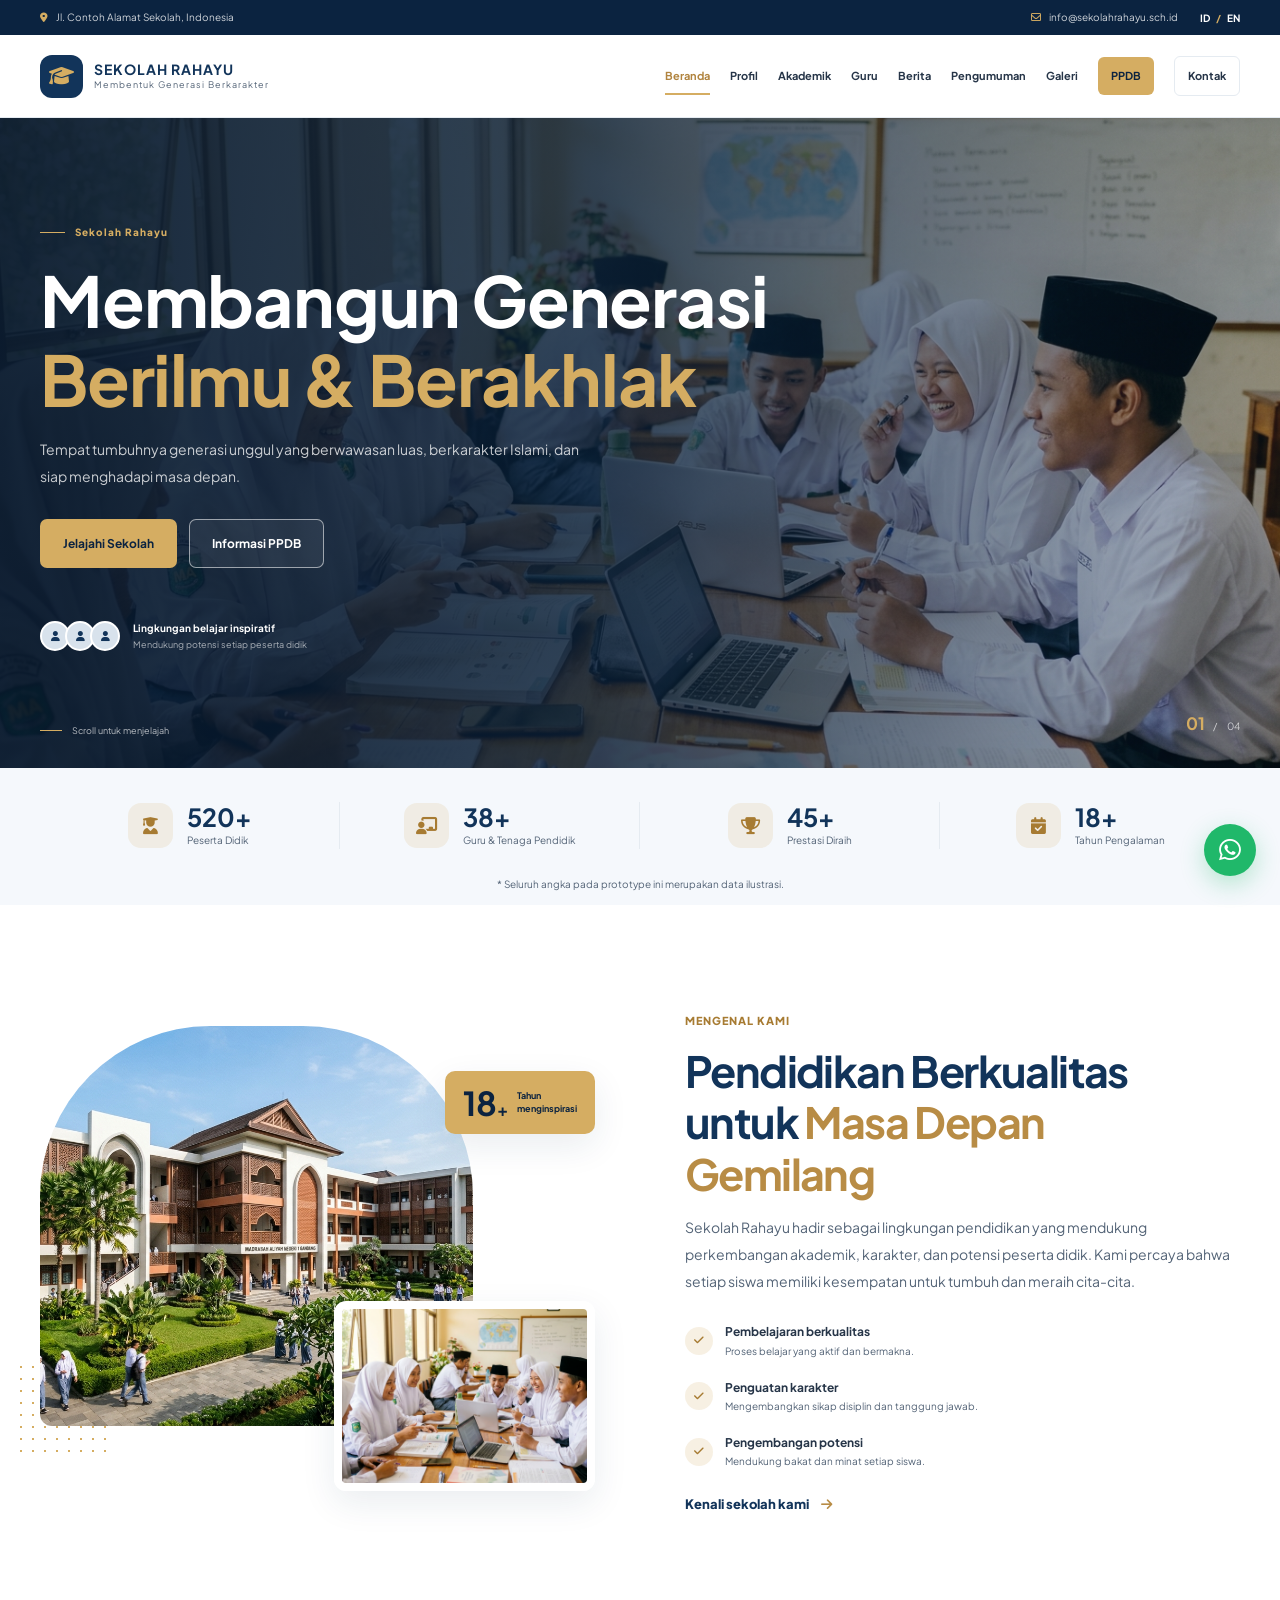
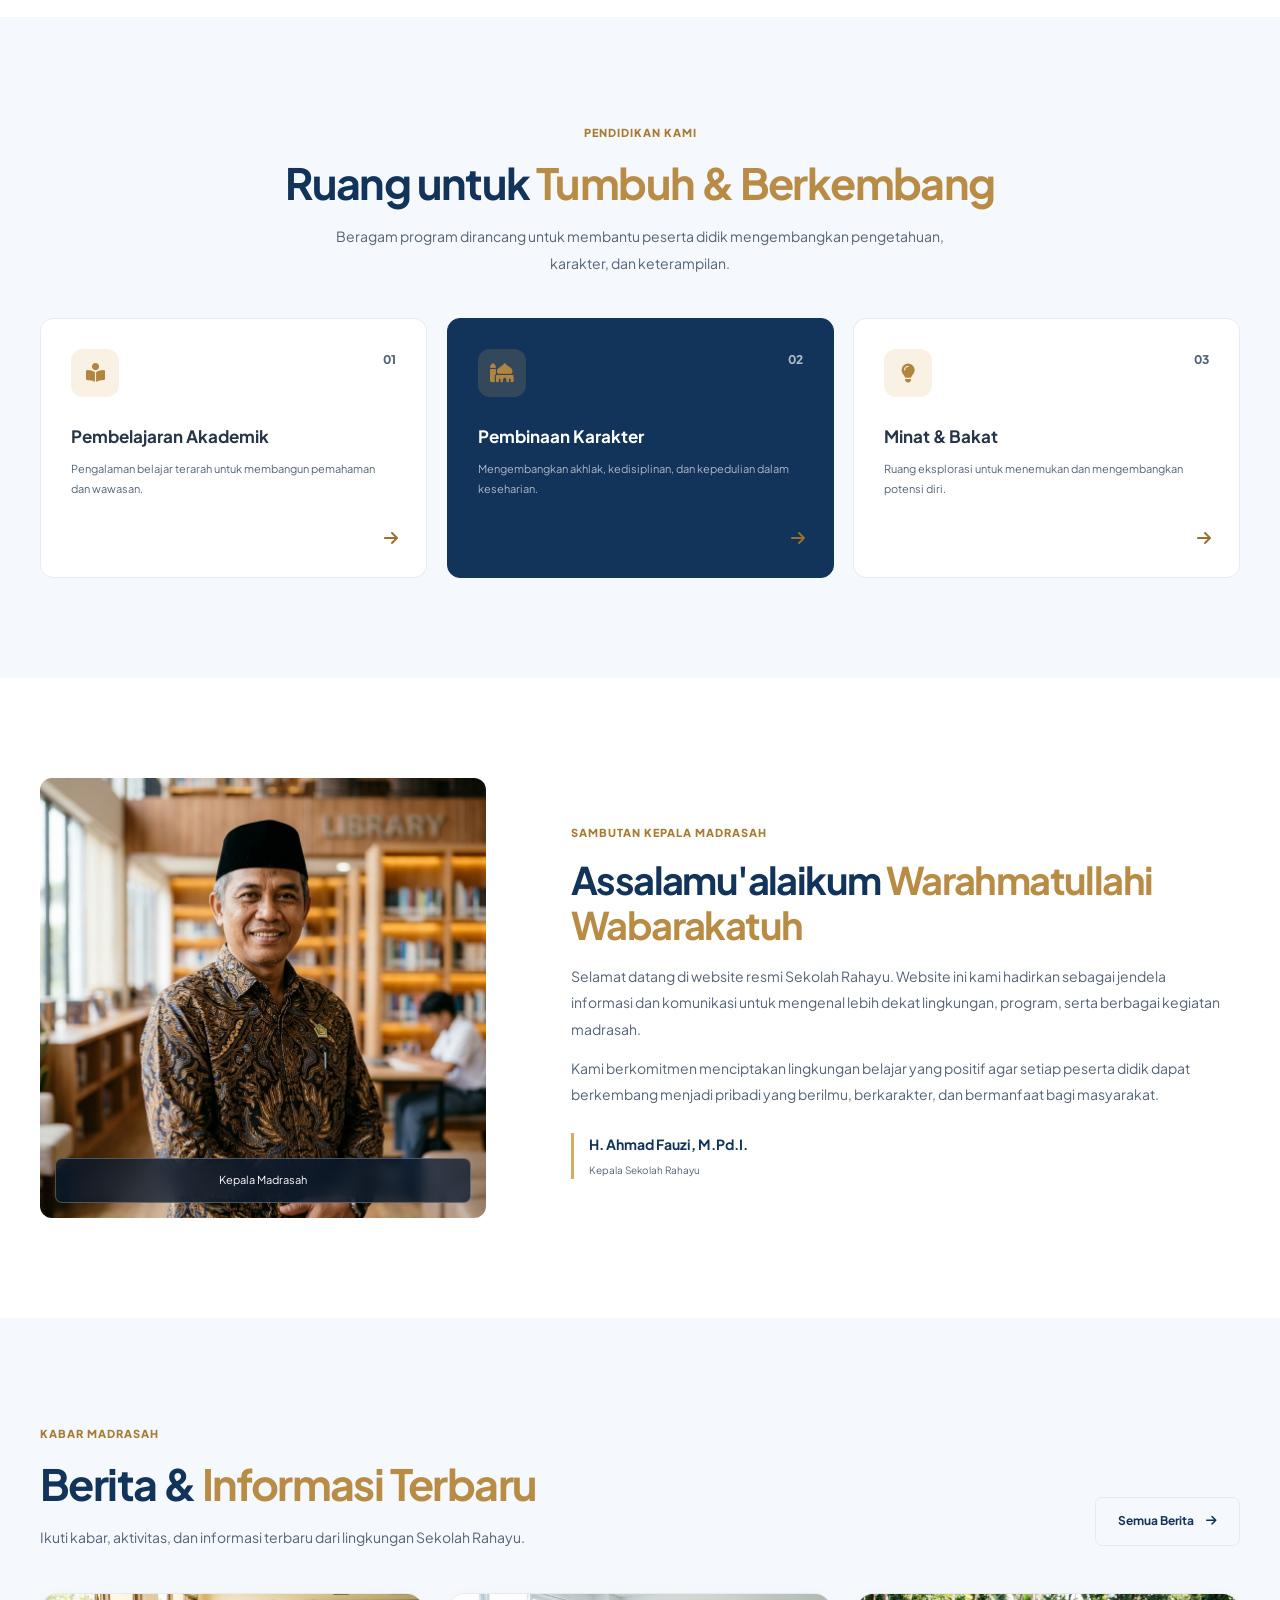
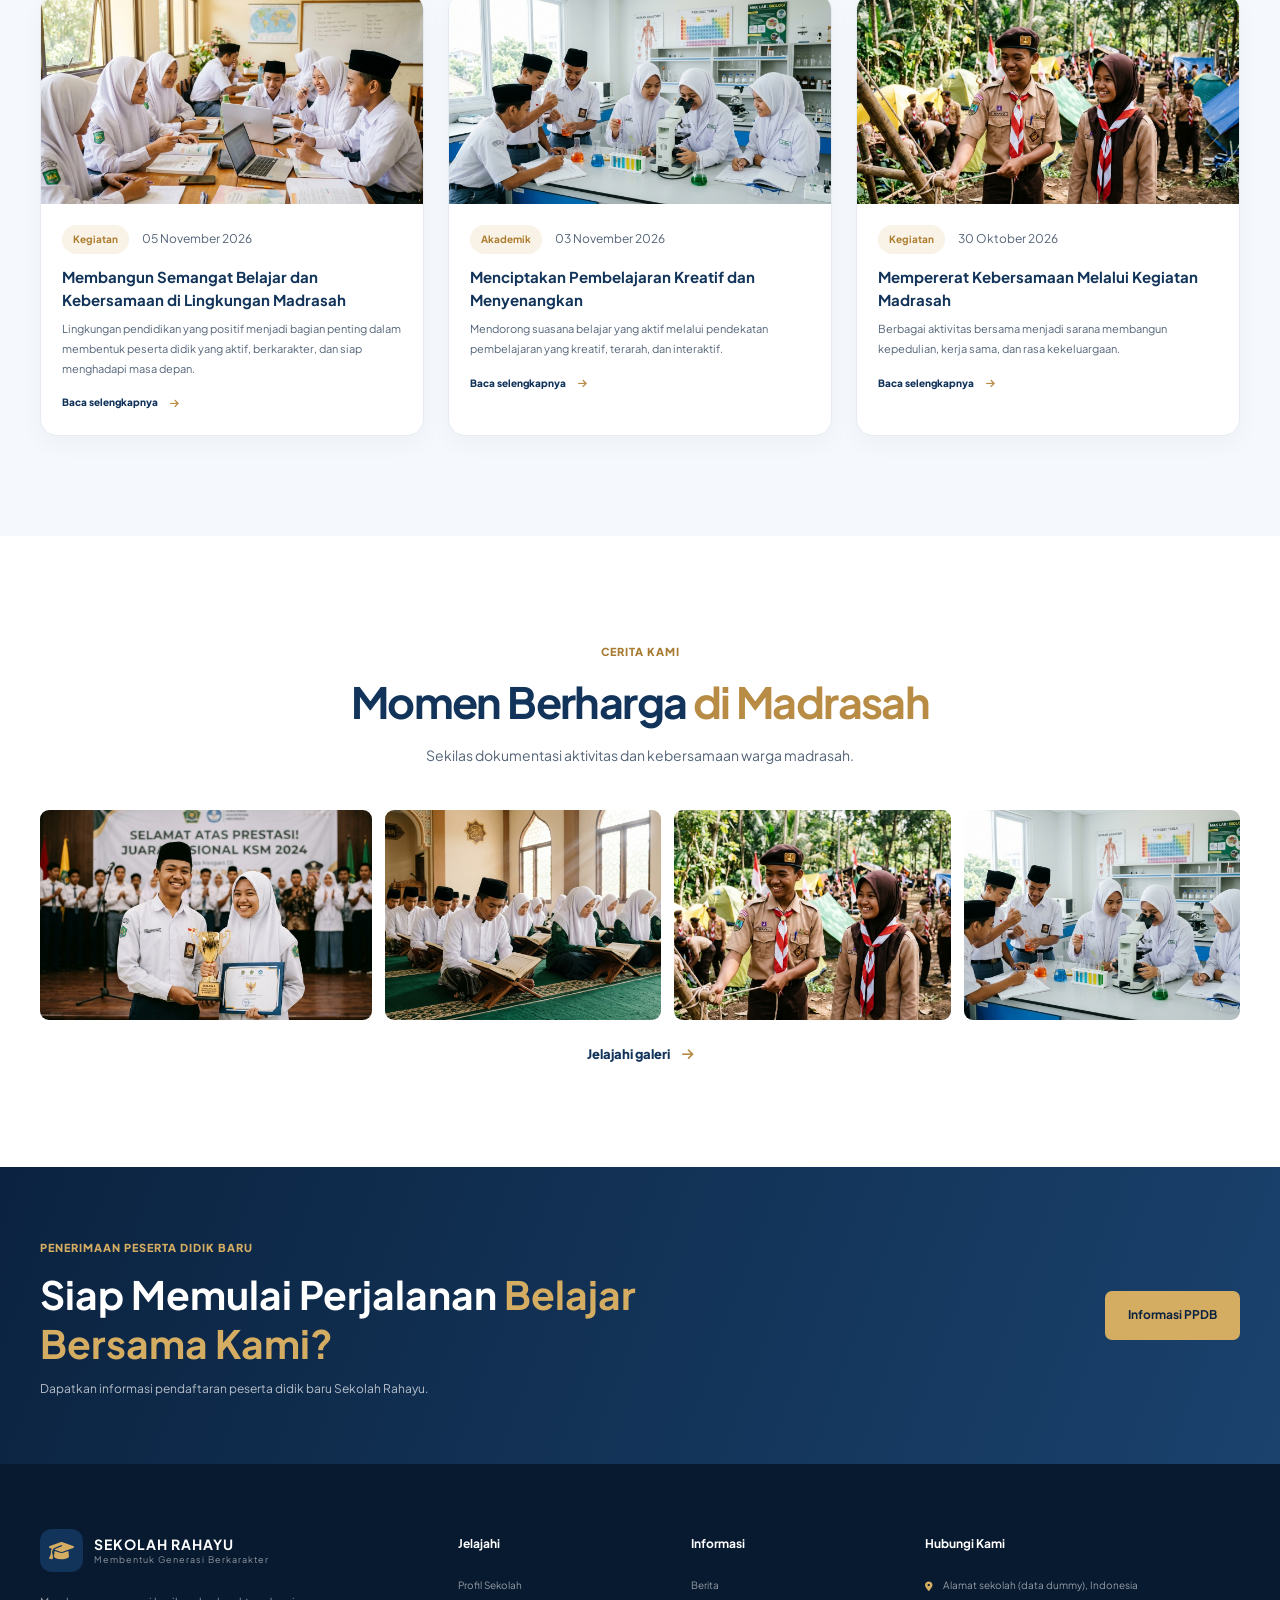
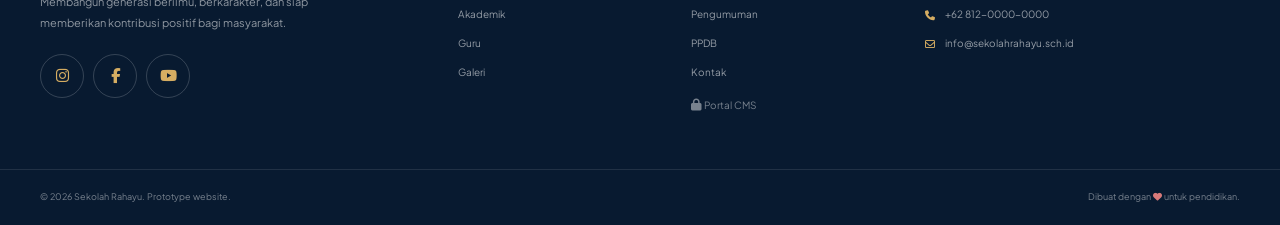
<file: index.html>
<!DOCTYPE html>
<html lang="id">
<head>
  <meta charset="UTF-8">
  <meta name="viewport" content="width=device-width, initial-scale=1.0">
  <meta name="description" content="Website profil dan informasi Sekolah Rahayu. Mengenal sekolah, program pendidikan, kegiatan, prestasi, dan informasi penerimaan peserta didik baru.">
  <meta name="theme-color" content="#12345a">
  <title>Sekolah Rahayu | Membangun Generasi Berilmu dan Berakhlak</title>
  <link rel="preconnect" href="https://fonts.googleapis.com">
  <link rel="preconnect" href="https://fonts.gstatic.com" crossorigin>
  <link href="https://fonts.googleapis.com/css2?family=Plus+Jakarta+Sans:wght@400;500;600;700;800&display=swap" rel="stylesheet">
  <link rel="stylesheet" href="https://cdnjs.cloudflare.com/ajax/libs/font-awesome/6.5.2/css/all.min.css">
  <link rel="stylesheet" href="assets/css/variables.css">
  <link rel="stylesheet" href="assets/css/global.css">
  <link rel="stylesheet" href="assets/css/navbar.css">
  <link rel="stylesheet" href="assets/css/components.css">
  <link rel="stylesheet" href="assets/css/pages.css">
  <link rel="stylesheet" href="assets/css/responsive.css">
</head>
<body>
  <div class="announcement-bar">
    <div class="container announcement-inner">
      <span><i class="fa-solid fa-location-dot"></i> Jl. Contoh Alamat Sekolah, Indonesia</span>
      <div class="announcement-right">
        <a href="mailto:info@sekolahrahayu.sch.id"><i class="fa-regular fa-envelope"></i> info@sekolahrahayu.sch.id</a>
        <button class="language-toggle" id="languageToggle" type="button" aria-label="Ganti bahasa">ID <span>/</span> EN</button>
      </div>
    </div>
  </div>

  <header class="site-header" id="siteHeader">
    <div class="container nav-container">
      <a class="brand" href="index.html" aria-label="Sekolah Rahayu Beranda">
        <span class="brand-logo"><i class="fa-solid fa-graduation-cap"></i></span>
        <span class="brand-copy"><strong>SEKOLAH RAHAYU</strong><small>Membentuk Generasi Berkarakter</small></span>
      </a>

      <button class="mobile-menu-toggle" id="mobileMenuToggle" aria-label="Buka navigasi" aria-expanded="false">
        <i class="fa-solid fa-bars"></i>
      </button>

      <nav class="main-nav" id="mainNav" aria-label="Navigasi utama">
        <a class="nav-link active" href="index.html" data-i18n="nav.home">Beranda</a>
        <a class="nav-link" href="pages/profil.html" data-i18n="nav.profile">Profil</a>
        <a class="nav-link" href="pages/akademik.html" data-i18n="nav.academic">Akademik</a>
        <a class="nav-link" href="pages/guru.html" data-i18n="nav.teachers">Guru</a>
        <a class="nav-link" href="pages/berita.html" data-i18n="nav.news">Berita</a>
        <a class="nav-link" href="pages/pengumuman.html" data-i18n="nav.announcements">Pengumuman</a>
        <a class="nav-link" href="pages/galeri.html" data-i18n="nav.gallery">Galeri</a>
        <a class="nav-link nav-ppdb" href="pages/ppdb.html" data-i18n="nav.admission">PPDB <i class="fa-solid fa-arrow-up-right-from-square"></i></a>
        <a class="nav-link nav-contact" href="pages/kontak.html" data-i18n="nav.contact">Kontak</a>
      </nav>
</div>
  </header>

  <main>
    <section class="hero-section">
      <div class="hero-image"></div>
      <div class="hero-overlay"></div>
      <div class="container hero-content">
        <span class="eyebrow hero-eyebrow"><span></span> Sekolah Rahayu</span>
        <h1 data-i18n="hero.title">Membangun Generasi<br><em>Berilmu & Berakhlak</em></h1>
        <p data-i18n="hero.description">Tempat tumbuhnya generasi unggul yang berwawasan luas, berkarakter Islami, dan siap menghadapi masa depan.</p>
        <div class="hero-actions">
          <a href="pages/profil.html" class="btn btn-gold"><span data-i18n="hero.ctaPrimary">Jelajahi Sekolah</span></a>
          <a href="pages/ppdb.html" class="btn btn-outline-light" data-i18n="hero.ctaSecondary">Informasi PPDB</a>
        </div>
        <div class="hero-trust">
          <div class="trust-avatars">
            <span><i class="fa-solid fa-user"></i></span><span><i class="fa-solid fa-user"></i></span><span><i class="fa-solid fa-user"></i></span>
          </div>
          <div><strong>Lingkungan belajar inspiratif</strong><small>Mendukung potensi setiap peserta didik</small></div>
        </div>
      </div>
      <a class="hero-scroll" href="#about"><span></span> Scroll untuk menjelajah</a>
      <div class="hero-index"><strong>01</strong><span>/</span> 04</div>
    </section>

    <section class="stats-section">
      <div class="container stats-grid">
        <div class="stat-item"><span class="stat-icon"><i class="fa-solid fa-user-graduate"></i></span><div><strong data-count="520">0</strong><small>Peserta Didik</small></div></div>
        <div class="stat-item"><span class="stat-icon"><i class="fa-solid fa-chalkboard-user"></i></span><div><strong data-count="38">0</strong><small>Guru & Tenaga Pendidik</small></div></div>
        <div class="stat-item"><span class="stat-icon"><i class="fa-solid fa-trophy"></i></span><div><strong data-count="45">0</strong><small>Prestasi Diraih</small></div></div>
        <div class="stat-item"><span class="stat-icon"><i class="fa-solid fa-calendar-check"></i></span><div><strong data-count="18">0</strong><small>Tahun Pengalaman</small></div></div>
      </div>
      <p class="demo-note">* Seluruh angka pada prototype ini merupakan data ilustrasi.</p>
    </section>

    <section class="section about-section" id="about">
      <div class="container about-grid">
        <div class="about-visual reveal">
          <div class="about-photo-main"><img src="images/gedung-madrasah.jpg" alt="Gedung Kampus Sekolah Rahayu"></div>
          <div class="about-photo-small"><img src="images/hero-indonesia.jpg" alt="Santri Sekolah Rahayu di Kelas"></div>
          <div class="experience-card"><strong>18<span>+</span></strong><small>Tahun<br>menginspirasi</small></div>
          <span class="decorative-dot"></span>
        </div>
        <div class="about-copy reveal">
          <span class="section-kicker">MENGENAL KAMI</span>
          <h2>Pendidikan Berkualitas untuk <em>Masa Depan Gemilang</em></h2>
          <p class="section-description">Sekolah Rahayu hadir sebagai lingkungan pendidikan yang mendukung perkembangan akademik, karakter, dan potensi peserta didik. Kami percaya bahwa setiap siswa memiliki kesempatan untuk tumbuh dan meraih cita-cita.</p>
          <div class="about-points">
            <div><span><i class="fa-solid fa-check"></i></span><div><strong>Pembelajaran berkualitas</strong><small>Proses belajar yang aktif dan bermakna.</small></div></div>
            <div><span><i class="fa-solid fa-check"></i></span><div><strong>Penguatan karakter</strong><small>Mengembangkan sikap disiplin dan tanggung jawab.</small></div></div>
            <div><span><i class="fa-solid fa-check"></i></span><div><strong>Pengembangan potensi</strong><small>Mendukung bakat dan minat setiap siswa.</small></div></div>
          </div>
          <a href="pages/profil.html" class="text-link">Kenali sekolah kami <i class="fa-solid fa-arrow-right"></i></a>
        </div>
      </div>
    </section>

    <section class="section programs-section">
      <div class="container">
        <div class="section-heading centered reveal">
          <span class="section-kicker">PENDIDIKAN KAMI</span>
          <h2>Ruang untuk <em>Tumbuh & Berkembang</em></h2>
          <p class="section-description">Beragam program dirancang untuk membantu peserta didik mengembangkan pengetahuan, karakter, dan keterampilan.</p>
        </div>
        <div class="program-grid">
          <article class="program-card reveal"><span class="program-icon"><i class="fa-solid fa-book-open-reader"></i></span><span class="program-number">01</span><h3>Pembelajaran Akademik</h3><p>Pengalaman belajar terarah untuk membangun pemahaman dan wawasan.</p><a href="pages/akademik.html" aria-label="Lihat program akademik"><i class="fa-solid fa-arrow-right"></i></a></article>
          <article class="program-card featured reveal"><span class="program-icon"><i class="fa-solid fa-mosque"></i></span><span class="program-number">02</span><h3>Pembinaan Karakter</h3><p>Mengembangkan akhlak, kedisiplinan, dan kepedulian dalam keseharian.</p><a href="pages/akademik.html" aria-label="Lihat pembinaan karakter"><i class="fa-solid fa-arrow-right"></i></a></article>
          <article class="program-card reveal"><span class="program-icon"><i class="fa-solid fa-lightbulb"></i></span><span class="program-number">03</span><h3>Minat & Bakat</h3><p>Ruang eksplorasi untuk menemukan dan mengembangkan potensi diri.</p><a href="pages/akademik.html" aria-label="Lihat minat dan bakat"><i class="fa-solid fa-arrow-right"></i></a></article>
        </div>
      </div>
    </section>

    <section class="section principal-section">
      <div class="container principal-grid">
        <div class="principal-image reveal"><img src="images/kepala-madrasah.jpg" alt="Foto Kepala Madrasah"><span class="image-caption">Kepala Madrasah</span></div>
        <div class="principal-copy reveal"><span class="section-kicker">SAMBUTAN KEPALA MADRASAH</span><h2>Assalamu'alaikum <em>Warahmatullahi Wabarakatuh</em></h2><p class="section-description">Selamat datang di website resmi Sekolah Rahayu. Website ini kami hadirkan sebagai jendela informasi dan komunikasi untuk mengenal lebih dekat lingkungan, program, serta berbagai kegiatan madrasah.</p><p class="section-description">Kami berkomitmen menciptakan lingkungan belajar yang positif agar setiap peserta didik dapat berkembang menjadi pribadi yang berilmu, berkarakter, dan bermanfaat bagi masyarakat.</p><div class="principal-sign"><strong>H. Ahmad Fauzi, M.Pd.I.</strong><small>Kepala Sekolah Rahayu</small></div></div>
      </div>
    </section>

    <section class="section news-section">
      <div class="container">
        <div class="section-heading heading-with-action reveal"><div><span class="section-kicker">KABAR MADRASAH</span><h2>Berita & <em>Informasi Terbaru</em></h2><p class="section-description">Ikuti kabar, aktivitas, dan informasi terbaru dari lingkungan Sekolah Rahayu.</p></div><a href="pages/berita.html" class="btn btn-outline-dark">Semua Berita <i class="fa-solid fa-arrow-right"></i></a></div>
        <div class="news-grid" id="homeNewsGrid"></div>
      </div>
    </section>

    <section class="section gallery-preview-section">
      <div class="container">
        <div class="section-heading centered reveal"><span class="section-kicker">CERITA KAMI</span><h2>Momen Berharga <em>di Madrasah</em></h2><p class="section-description">Sekilas dokumentasi aktivitas dan kebersamaan warga madrasah.</p></div>
        <div class="gallery-preview-grid">
          <img src="images/kegiatan-prestasi.jpg" alt="Prestasi kompetisi santri">
          <img src="images/kegiatan-tahfidz.jpg" alt="Santri belajar Al-Qur'an di musholla">
          <img src="images/kegiatan-pramuka.jpg" alt="Kegiatan Pramuka Penegak">
          <img src="images/fasilitas-lab.jpg" alt="Praktikum di laboratorium">
        </div>
        <div class="center-action"><a href="pages/galeri.html" class="text-link">Jelajahi galeri <i class="fa-solid fa-arrow-right"></i></a></div>
      </div>
    </section>

    <section class="admission-cta">
      <div class="container admission-inner">
        <div><span class="section-kicker light-kicker">PENERIMAAN PESERTA DIDIK BARU</span><h2>Siap Memulai Perjalanan <em>Belajar Bersama Kami?</em></h2><p>Dapatkan informasi pendaftaran peserta didik baru Sekolah Rahayu.</p></div>
        <a href="pages/ppdb.html" class="btn btn-gold">Informasi PPDB</a>
      </div>
    </section>
  </main>

  <footer class="site-footer" id="siteFooter">
    <div class="container footer-main">
      <div class="footer-brand"><a class="brand brand-light" href="index.html"><span class="brand-logo"><i class="fa-solid fa-graduation-cap"></i></span><span class="brand-copy"><strong>SEKOLAH RAHAYU</strong><small>Membentuk Generasi Berkarakter</small></span></a><p>Membangun generasi berilmu, berkarakter, dan siap memberikan kontribusi positif bagi masyarakat.</p><div class="social-links"><a href="https://instagram.com" target="_blank" rel="noopener noreferrer" aria-label="Instagram resmi Sekolah Rahayu"><i class="fa-brands fa-instagram"></i></a><a href="https://facebook.com" target="_blank" rel="noopener noreferrer" aria-label="Facebook resmi Sekolah Rahayu"><i class="fa-brands fa-facebook-f"></i></a><a href="https://youtube.com" target="_blank" rel="noopener noreferrer" aria-label="Kanal YouTube resmi Sekolah Rahayu"><i class="fa-brands fa-youtube"></i></a></div></div>
      <div class="footer-column"><h4>Jelajahi</h4><a href="pages/profil.html">Profil Sekolah</a><a href="pages/akademik.html">Akademik</a><a href="pages/guru.html">Guru</a><a href="pages/galeri.html">Galeri</a></div>
      <div class="footer-column"><h4>Informasi</h4><a href="pages/berita.html">Berita</a><a href="pages/pengumuman.html">Pengumuman</a><a href="pages/ppdb.html">PPDB</a><a href="pages/kontak.html">Kontak</a><a href="admin/login.html" style="margin-top:4px; opacity:0.8;"><i class="fa-solid fa-lock" style="font-size:0.75rem;"></i> Portal CMS</a></div>
      <div class="footer-column footer-contact"><h4>Hubungi Kami</h4><p><i class="fa-solid fa-location-dot"></i> Alamat sekolah (data dummy), Indonesia</p><p><i class="fa-solid fa-phone"></i> +62 812-0000-0000</p><p><i class="fa-regular fa-envelope"></i> info@sekolahrahayu.sch.id</p></div>
    </div>
    <div class="footer-bottom"><div class="container"><span>© <span id="currentYear"></span> Sekolah Rahayu. Prototype website.</span><span>Dibuat dengan <i class="fa-solid fa-heart"></i> untuk pendidikan.</span></div></div>
  </footer>

  <a class="floating-whatsapp" href="https://wa.me/6281200000000?text=Halo%20Sekolah%20Rahayu" target="_blank" rel="noopener" aria-label="Hubungi melalui WhatsApp"><i class="fa-brands fa-whatsapp"></i></a>
  <button class="back-to-top" id="backToTop" type="button" aria-label="Kembali ke atas"><i class="fa-solid fa-arrow-up"></i></button>

  <script src="assets/js/config.js"></script>
  <script src="assets/js/storage.js"></script>
  <script src="assets/js/data.js"></script>
  <script src="assets/js/components.js"></script>
  <script src="assets/js/navigation.js"></script>
<script src="assets/js/language.js"></script>
  <script src="assets/js/main.js"></script>
</body>
</html>
</file>
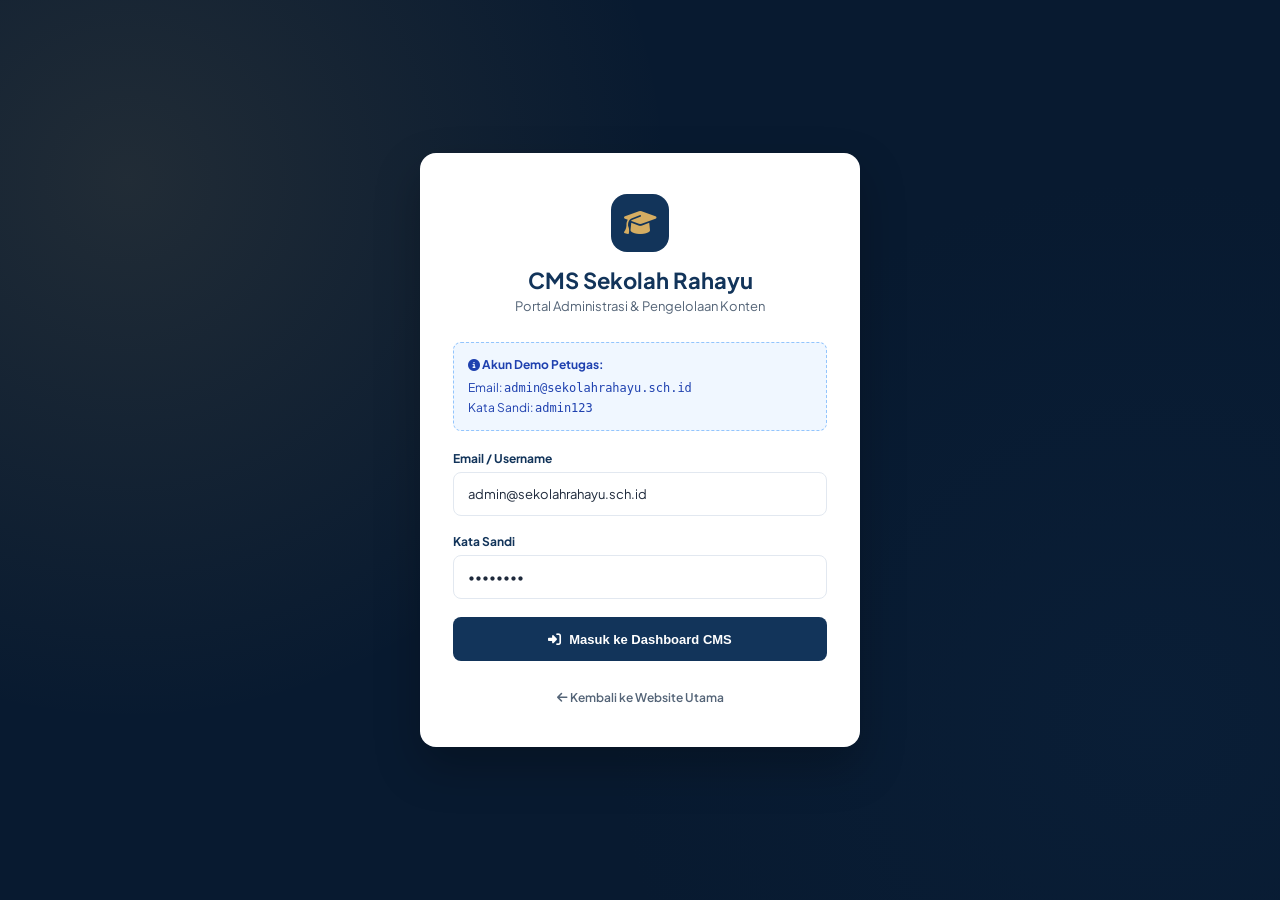
<file: admin/index.html>
<!DOCTYPE html>
<html lang="id">
<head>
  <meta charset="UTF-8">
  <meta name="viewport" content="width=device-width, initial-scale=1.0">
  <meta name="theme-color" content="#081a30">
  <title>CMS Dashboard | Sekolah Rahayu</title>
  <link rel="preconnect" href="https://fonts.googleapis.com">
  <link rel="preconnect" href="https://fonts.gstatic.com" crossorigin>
  <link href="https://fonts.googleapis.com/css2?family=Plus+Jakarta+Sans:wght@400;500;600;700;800&display=swap" rel="stylesheet">
  <link rel="stylesheet" href="https://cdnjs.cloudflare.com/ajax/libs/font-awesome/6.5.2/css/all.min.css">
  <link rel="stylesheet" href="../assets/css/admin.css">
</head>
<body class="admin-body">

  <!-- SIDEBAR -->
  <aside class="admin-sidebar" id="adminSidebar">
    <div class="admin-sidebar-header">
      <div class="sidebar-logo">
        <i class="fa-solid fa-graduation-cap"></i>
      </div>
      <div class="sidebar-brand">
        <strong>SEKOLAH RAHAYU</strong>
        <small>Portal Admin CMS</small>
      </div>
    </div>

    <nav class="admin-nav">
      <span class="nav-section-label">Menu Utama</span>
      <a href="#dashboard" class="admin-nav-item active" data-tab="dashboard">
        <i class="fa-solid fa-chart-pie"></i> Dashboard
      </a>
      <a href="#news" class="admin-nav-item" data-tab="news">
        <i class="fa-solid fa-newspaper"></i> Berita & Artikel
      </a>
      <a href="#announcements" class="admin-nav-item" data-tab="announcements">
        <i class="fa-solid fa-bullhorn"></i> Pengumuman Sekolah
      </a>

      <span class="nav-section-label" style="margin-top: 14px;">Interaksi Pengunjung</span>
      <a href="#ppdb" class="admin-nav-item" data-tab="ppdb">
        <i class="fa-solid fa-user-graduate"></i> Konsultasi PPDB
      </a>
      <a href="#messages" class="admin-nav-item" data-tab="messages">
        <i class="fa-solid fa-envelope"></i> Pesan Masuk
      </a>

      <span class="nav-section-label" style="margin-top: 14px;">Sistem</span>
      <a href="#settings" class="admin-nav-item" data-tab="settings">
        <i class="fa-solid fa-sliders"></i> Pengaturan Demo
      </a>
    </nav>

    <div class="admin-sidebar-footer">
      <button class="admin-logout-btn" id="logoutBtn" type="button">
        <i class="fa-solid fa-right-from-bracket"></i> Keluar (Logout)
      </button>
    </div>
  </aside>

  <!-- MAIN AREA -->
  <div class="admin-main">
    <!-- TOPBAR -->
    <header class="admin-topbar">
      <div class="topbar-left">
        <button class="sidebar-toggle-btn" id="sidebarToggleBtn" type="button" aria-label="Buka menu navigasi">
          <i class="fa-solid fa-bars"></i>
        </button>
        <div class="topbar-title" id="topbarTitle">
          <h2>Dashboard Utama</h2>
          <p>Ringkasan statistik konten dan aktivitas madrasah</p>
        </div>
      </div>

      <div class="topbar-right">
        <a href="../index.html" target="_blank" class="btn-view-site">
          <i class="fa-solid fa-arrow-up-right-from-square"></i> Lihat Website
        </a>
        <div class="admin-profile-pill">
          <div class="admin-avatar">AD</div>
          <div class="admin-info">
            <span>Administrator</span>
            <small>Petugas Madrasah</small>
          </div>
        </div>
      </div>
    </header>

    <!-- CONTENT BODY -->
    <main class="admin-content">

      <!-- TAB 1: DASHBOARD -->
      <section class="admin-tab-pane active" id="pane-dashboard">
        <!-- METRICS CARDS -->
        <div class="metrics-grid">
          <div class="metric-card">
            <div class="metric-info">
              <p>Total Berita & Artikel</p>
              <h3 id="metricNewsCount">0</h3>
            </div>
            <div class="metric-icon icon-blue">
              <i class="fa-solid fa-newspaper"></i>
            </div>
          </div>

          <div class="metric-card">
            <div class="metric-info">
              <p>Pengumuman Aktif</p>
              <h3 id="metricAnnouncementCount">0</h3>
            </div>
            <div class="metric-icon icon-amber">
              <i class="fa-solid fa-bullhorn"></i>
            </div>
          </div>

          <div class="metric-card">
            <div class="metric-info">
              <p>Calon Siswa PPDB</p>
              <h3 id="metricPPDBCount">0</h3>
            </div>
            <div class="metric-icon icon-emerald">
              <i class="fa-solid fa-user-graduate"></i>
            </div>
          </div>

          <div class="metric-card">
            <div class="metric-info">
              <p>Pesan Kontak Masuk</p>
              <h3 id="metricMessageCount">0</h3>
            </div>
            <div class="metric-icon icon-indigo">
              <i class="fa-solid fa-envelope"></i>
            </div>
          </div>
        </div>

        <!-- QUICK ACTIONS & RECENT ACTIVITY -->
        <div class="admin-card">
          <div class="admin-card-header">
            <div>
              <h3>Aksi Cepat Pengelolaan</h3>
              <p>Pintasan untuk membuat konten baru tanpa berpindah menu</p>
            </div>
            <div class="admin-card-actions">
              <button class="btn-primary-admin" id="btnQuickAddNews" type="button">
                <i class="fa-solid fa-plus"></i> Tambah Berita
              </button>
              <button class="btn-secondary-admin" id="btnQuickAddAnnouncement" type="button">
                <i class="fa-solid fa-bullhorn"></i> Buat Pengumuman
              </button>
            </div>
          </div>
        </div>

        <div class="admin-card">
          <div class="admin-card-header">
            <div>
              <h3>Aktivitas Konten Terkini</h3>
              <p>Daftar pembaruan berita, pengumuman, dan data pendaftaran terbaru</p>
            </div>
          </div>
          <div class="admin-table-wrapper">
            <table class="admin-table">
              <thead>
                <tr>
                  <th style="width: 140px;">Kategori</th>
                  <th>Judul / Keterangan</th>
                  <th style="width: 180px;">Tanggal</th>
                </tr>
              </thead>
              <tbody id="recentActivityTableBody"></tbody>
            </table>
          </div>
        </div>
      </section>

      <!-- TAB 2: NEWS & ARTICLES -->
      <section class="admin-tab-pane" id="pane-news">
        <div class="admin-card">
          <div class="admin-card-header">
            <div>
              <h3>Daftar Berita & Artikel</h3>
              <p>Kelola konten kabar madrasah yang tampil di Beranda dan Halaman Berita</p>
            </div>
            <div class="admin-card-actions">
              <input type="search" id="searchNewsInput" placeholder="Cari judul berita..." style="min-height: 44px; padding: 8px 14px; border: 1px solid var(--admin-border); border-radius: 8px; font-size: 13px;">
              <button class="btn-primary-admin" id="btnAddNewNews" type="button">
                <i class="fa-solid fa-plus"></i> Tambah Berita Baru
              </button>
            </div>
          </div>
          <div class="admin-table-wrapper">
            <table class="admin-table">
              <thead>
                <tr>
                  <th>Gambar</th>
                  <th>Judul & Ringkasan</th>
                  <th>Kategori</th>
                  <th>Tanggal</th>
                  <th>Aksi</th>
                </tr>
              </thead>
              <tbody id="newsTableBody"></tbody>
            </table>
          </div>
        </div>
      </section>

      <!-- TAB 3: ANNOUNCEMENTS -->
      <section class="admin-tab-pane" id="pane-announcements">
        <div class="admin-card">
          <div class="admin-card-header">
            <div>
              <h3>Daftar Pengumuman Sekolah</h3>
              <p>Kelola pengumuman resmi berkala untuk peserta didik, guru, dan wali murid</p>
            </div>
            <div class="admin-card-actions">
              <input type="search" id="searchAnnouncementInput" placeholder="Cari nomor/judul pengumuman..." style="min-height: 44px; padding: 8px 14px; border: 1px solid var(--admin-border); border-radius: 8px; font-size: 13px;">
              <button class="btn-primary-admin" id="btnAddNewAnnouncement" type="button">
                <i class="fa-solid fa-plus"></i> Tambah Pengumuman
              </button>
            </div>
          </div>
          <div class="admin-table-wrapper">
            <table class="admin-table">
              <thead>
                <tr>
                  <th>No. Surat</th>
                  <th>Judul Pengumuman</th>
                  <th>Prioritas</th>
                  <th>Tanggal</th>
                  <th>Aksi</th>
                </tr>
              </thead>
              <tbody id="announcementTableBody"></tbody>
            </table>
          </div>
        </div>
      </section>

      <!-- TAB 4: PPDB SUBMISSIONS -->
      <section class="admin-tab-pane" id="pane-ppdb">
        <div class="admin-card">
          <div class="admin-card-header">
            <div>
              <h3>Data Asistensi & Pendaftar Posko PPDB</h3>
              <p>Data calon peserta didik yang berkonsultasi atau menerima pendampingan pendaftaran di posko sekolah</p>
            </div>
          </div>
          <div style="background: #eff6ff; border-left: 4px solid #3b82f6; padding: 14px 18px; margin: 0 24px 18px; border-radius: 6px; font-size: 12px; color: #1e3a8a; line-height: 1.6;">
            <strong><i class="fa-solid fa-circle-info"></i> Kebijakan Sistem Terpusat:</strong>
            Pendaftaran resmi calon santri baru Sekolah Rahayu diarahkan langsung ke <strong>Portal PPDB Pusat</strong> (<a href="https://ppdb.kemenag.go.id" target="_blank" style="color: #2563eb; font-weight: 700;">ppdb.kemenag.go.id</a>). Tabel di bawah ini mencatat data calon peserta didik yang datang langsung untuk pendampingan teknis / konsultasi di posko helpdesk madrasah.
          </div>
          <div class="admin-table-wrapper">
            <table class="admin-table">
              <thead>
                <tr>
                  <th>Nama Calon Siswa</th>
                  <th>Asal Sekolah</th>
                  <th>Pilihan Program</th>
                  <th>Kontak Wali (WA)</th>
                  <th>Status Saat Ini</th>
                  <th>Ubah Status</th>
                </tr>
              </thead>
              <tbody id="ppdbTableBody"></tbody>
            </table>
          </div>
        </div>
      </section>

      <!-- TAB 5: CONTACT MESSAGES -->
      <section class="admin-tab-pane" id="pane-messages">
        <div class="admin-card">
          <div class="admin-card-header">
            <div>
              <h3>Pesan Masuk dari Formulir Kontak</h3>
              <p>Pertanyaan dan pesan yang masuk melalui halaman Kontak Sekolah Rahayu</p>
            </div>
          </div>
          <div class="admin-table-wrapper">
            <table class="admin-table">
              <thead>
                <tr>
                  <th>Nama Pengirim</th>
                  <th>Nomor WhatsApp</th>
                  <th>Pesan / Pertanyaan</th>
                  <th>Tanggal Masuk</th>
                  <th>Aksi</th>
                </tr>
              </thead>
              <tbody id="messagesTableBody"></tbody>
            </table>
          </div>
        </div>
      </section>

      <!-- TAB 6: SETTINGS & DEMO -->
      <section class="admin-tab-pane" id="pane-settings">
        <div class="admin-card">
          <div class="admin-card-header">
            <div>
              <h3>Pengaturan Prototipe & Penyimpanan Browser</h3>
              <p>Manajemen data dummy localStorage untuk pengujian dan demonstrasi klien</p>
            </div>
          </div>
          <div style="padding: 24px;">
            <div style="background: #f8fafc; border: 1px solid var(--admin-border); border-radius: 10px; padding: 20px; max-width: 600px; margin-bottom: 24px;">
              <h4 style="margin: 0 0 8px; color: var(--admin-navy-primary);"><i class="fa-solid fa-database"></i> Status Mock Storage (Frontend LocalStorage)</h4>
              <p style="margin: 0 0 16px; font-size: 13px; color: var(--admin-text-muted); line-height: 1.6;">
                Seluruh data Berita, Pengumuman, PPDB, dan Pesan tersimpan secara lokal di browser Anda. Setiap penambahan atau perubahan yang Anda lakukan di dashboard ini akan langsung sinkron dan tampil di website publik.
              </p>
              <button class="btn-secondary-admin" id="btnResetDefaults" type="button" style="border-color: #fca5a5; color: #b91c1c;">
                <i class="fa-solid fa-rotate-left"></i> Reset ke Data Dummy Awal
              </button>
            </div>
          </div>
        </div>
      </section>

    </main>
  </div>

  <!-- MODAL: ADD / EDIT NEWS -->
  <div class="admin-modal-backdrop" id="newsModal">
    <div class="admin-modal">
      <div class="admin-modal-header">
        <h3 id="newsModalTitle">Tambah Berita Baru</h3>
        <button class="btn-icon close-modal-btn" type="button" aria-label="Tutup modal"><i class="fa-solid fa-xmark"></i></button>
      </div>
      <form id="newsForm">
        <div class="admin-modal-body">
          <input type="hidden" id="newsId">

          <div class="form-group-admin">
            <label for="newsTitle">Judul Berita / Artikel *</label>
            <input type="text" id="newsTitle" required placeholder="Contoh: Pembinaan Karakter Santri Melalui Literasi">
          </div>

          <div style="display: grid; grid-template-columns: 1fr 1fr; gap: 16px;">
            <div class="form-group-admin">
              <label for="newsCategory">Kategori *</label>
              <select id="newsCategory" required>
                <option value="Kegiatan">Kegiatan</option>
                <option value="Akademik">Akademik</option>
                <option value="Prestasi">Prestasi</option>
                <option value="Pendidikan">Pendidikan</option>
                <option value="Pengumuman">Pengumuman</option>
              </select>
            </div>

            <div class="form-group-admin">
              <label for="newsDate">Tanggal Terbit *</label>
              <input type="date" id="newsDate" required>
            </div>
          </div>

          <div class="form-group-admin">
            <label for="newsImage">URL Gambar Sampul (Foto Lokal / URL Eksternal)</label>
            <input type="text" id="newsImage" placeholder="../images/gedung-madrasah.jpg">
          </div>

          <div class="form-group-admin">
            <label for="newsExcerpt">Ringkasan Singkat (Excerpt) *</label>
            <textarea id="newsExcerpt" rows="2" required placeholder="Teks 1-2 kalimat untuk pratinjau kartu berita..."></textarea>
          </div>

          <div class="form-group-admin">
            <label for="newsContent">Isi Lengkap Berita</label>
            <textarea id="newsContent" rows="5" placeholder="Tuliskan isi berita atau informasi selengkapnya di sini..."></textarea>
          </div>
        </div>

        <div class="admin-modal-footer">
          <button type="button" class="btn-secondary-admin close-modal-btn">Batal</button>
          <button type="submit" class="btn-primary-admin"><i class="fa-solid fa-floppy-disk"></i> Simpan Berita</button>
        </div>
      </form>
    </div>
  </div>

  <!-- MODAL: ADD / EDIT ANNOUNCEMENT -->
  <div class="admin-modal-backdrop" id="announcementModal">
    <div class="admin-modal">
      <div class="admin-modal-header">
        <h3 id="announcementModalTitle">Tambah Pengumuman Baru</h3>
        <button class="btn-icon close-modal-btn" type="button" aria-label="Tutup modal"><i class="fa-solid fa-xmark"></i></button>
      </div>
      <form id="announcementForm">
        <div class="admin-modal-body">
          <input type="hidden" id="announcementId">

          <div style="display: grid; grid-template-columns: 1fr 1fr; gap: 16px;">
            <div class="form-group-admin">
              <label for="announcementNumber">Nomor Surat Resmi</label>
              <input type="text" id="announcementNumber" placeholder="052/RAHAYU/XI/2026">
            </div>

            <div class="form-group-admin">
              <label for="announcementPriority">Tingkat Urgensi *</label>
              <select id="announcementPriority" required>
                <option value="Biasa">Biasa</option>
                <option value="Penting">Penting / Segera</option>
              </select>
            </div>
          </div>

          <div class="form-group-admin">
            <label for="announcementTitle">Judul Pengumuman *</label>
            <input type="text" id="announcementTitle" required placeholder="Contoh: Jadwal Libur Awal Ramadhan 1448 H">
          </div>

          <div class="form-group-admin">
            <label for="announcementDate">Tanggal Pengumuman *</label>
            <input type="date" id="announcementDate" required>
          </div>

          <div class="form-group-admin">
            <label for="announcementExcerpt">Ringkasan / Poin Utama *</label>
            <textarea id="announcementExcerpt" rows="2" required placeholder="Ringkasan poin penting pengumuman..."></textarea>
          </div>

          <div class="form-group-admin">
            <label for="announcementContent">Isi Lengkap Pengumuman</label>
            <textarea id="announcementContent" rows="5" placeholder="Teks isi edaran resmi pengumuman madrasah..."></textarea>
          </div>
        </div>

        <div class="admin-modal-footer">
          <button type="button" class="btn-secondary-admin close-modal-btn">Batal</button>
          <button type="submit" class="btn-primary-admin"><i class="fa-solid fa-floppy-disk"></i> Simpan Pengumuman</button>
        </div>
      </form>
    </div>
  </div>

  <!-- TOAST NOTIFICATION -->
  <div class="admin-toast" id="adminToast">
    <div class="toast-text">Pemberitahuan berhasil disimpan.</div>
  </div>

  <script src="../assets/js/storage.js"></script>
  <script src="../assets/js/admin.js"></script>
</body>
</html>
</file>
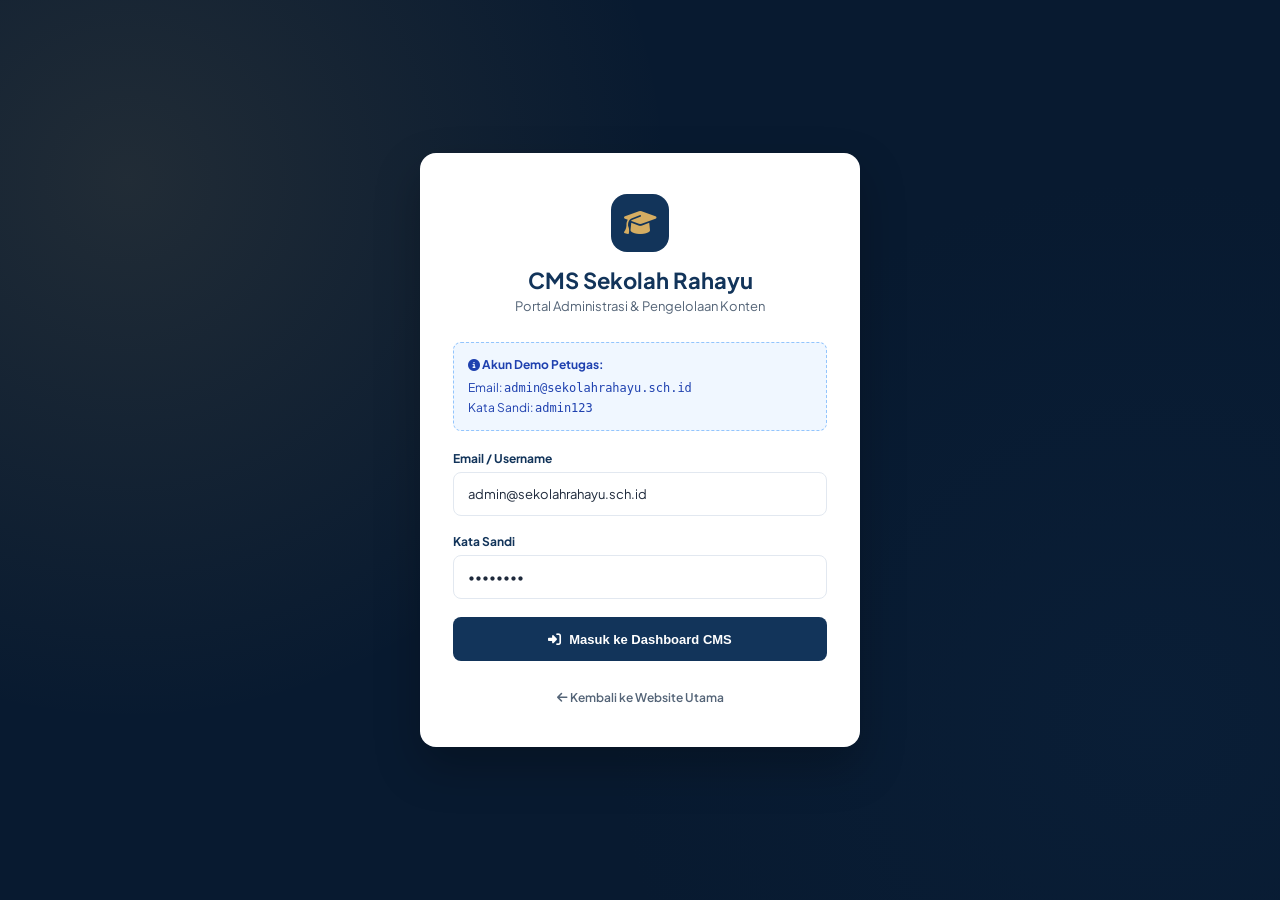
<file: admin/login.html>
<!DOCTYPE html>
<html lang="id">
<head>
  <meta charset="UTF-8">
  <meta name="viewport" content="width=device-width, initial-scale=1.0">
  <meta name="theme-color" content="#12345a">
  <title>Login Petugas CMS | Sekolah Rahayu</title>
  <link rel="preconnect" href="https://fonts.googleapis.com">
  <link rel="preconnect" href="https://fonts.gstatic.com" crossorigin>
  <link href="https://fonts.googleapis.com/css2?family=Plus+Jakarta+Sans:wght@400;500;600;700;800&display=swap" rel="stylesheet">
  <link rel="stylesheet" href="https://cdnjs.cloudflare.com/ajax/libs/font-awesome/6.5.2/css/all.min.css">
  <link rel="stylesheet" href="../assets/css/admin.css">
</head>
<body class="admin-body">

  <div class="admin-login-wrapper">
    <div class="admin-login-card">
      <div class="login-brand">
        <div class="login-brand-icon">
          <i class="fa-solid fa-graduation-cap"></i>
        </div>
        <h1>CMS Sekolah Rahayu</h1>
        <p>Portal Administrasi & Pengelolaan Konten</p>
      </div>

      <div class="login-demo-badge">
        <strong><i class="fa-solid fa-circle-info"></i> Akun Demo Petugas:</strong>
        Email: <code>admin@sekolahrahayu.sch.id</code><br>
        Kata Sandi: <code>admin123</code>
      </div>

      <form id="adminLoginForm">
        <div class="form-group-admin">
          <label for="adminUsername">Email / Username</label>
          <input type="text" id="adminUsername" value="admin@sekolahrahayu.sch.id" required placeholder="Masukkan email petugas">
        </div>

        <div class="form-group-admin">
          <label for="adminPassword">Kata Sandi</label>
          <input type="password" id="adminPassword" value="admin123" required placeholder="Masukkan kata sandi">
        </div>

        <div id="loginError" style="display: none; color: #ef4444; font-size: 12px; margin-bottom: 14px; font-weight: 600;"></div>

        <button type="submit" class="btn-primary-admin" style="width: 100%; justify-content: center;">
          <i class="fa-solid fa-right-to-bracket"></i> Masuk ke Dashboard CMS
        </button>
      </form>

      <div style="margin-top: 24px; text-align: center;">
        <a href="../index.html" style="color: var(--admin-text-muted); font-size: 12px; text-decoration: none; font-weight: 600;">
          <i class="fa-solid fa-arrow-left"></i> Kembali ke Website Utama
        </a>
      </div>
    </div>
  </div>

  <script src="../assets/js/storage.js"></script>
  <script>
    document.addEventListener("DOMContentLoaded", () => {
      // If already logged in, redirect to dashboard
      if (window.StorageEngine && window.StorageEngine.isLoggedIn()) {
        window.location.href = "index.html";
        return;
      }

      const form = document.getElementById("adminLoginForm");
      const errEl = document.getElementById("loginError");

      form.addEventListener("submit", (e) => {
        e.preventDefault();
        errEl.style.display = "none";

        const u = document.getElementById("adminUsername").value.trim();
        const p = document.getElementById("adminPassword").value.trim();

        const res = window.StorageEngine.login(u, p);
        if (res.success) {
          window.location.href = "index.html";
        } else {
          errEl.textContent = res.message;
          errEl.style.display = "block";
        }
      });
    });
  </script>
</body>
</html>
</file>
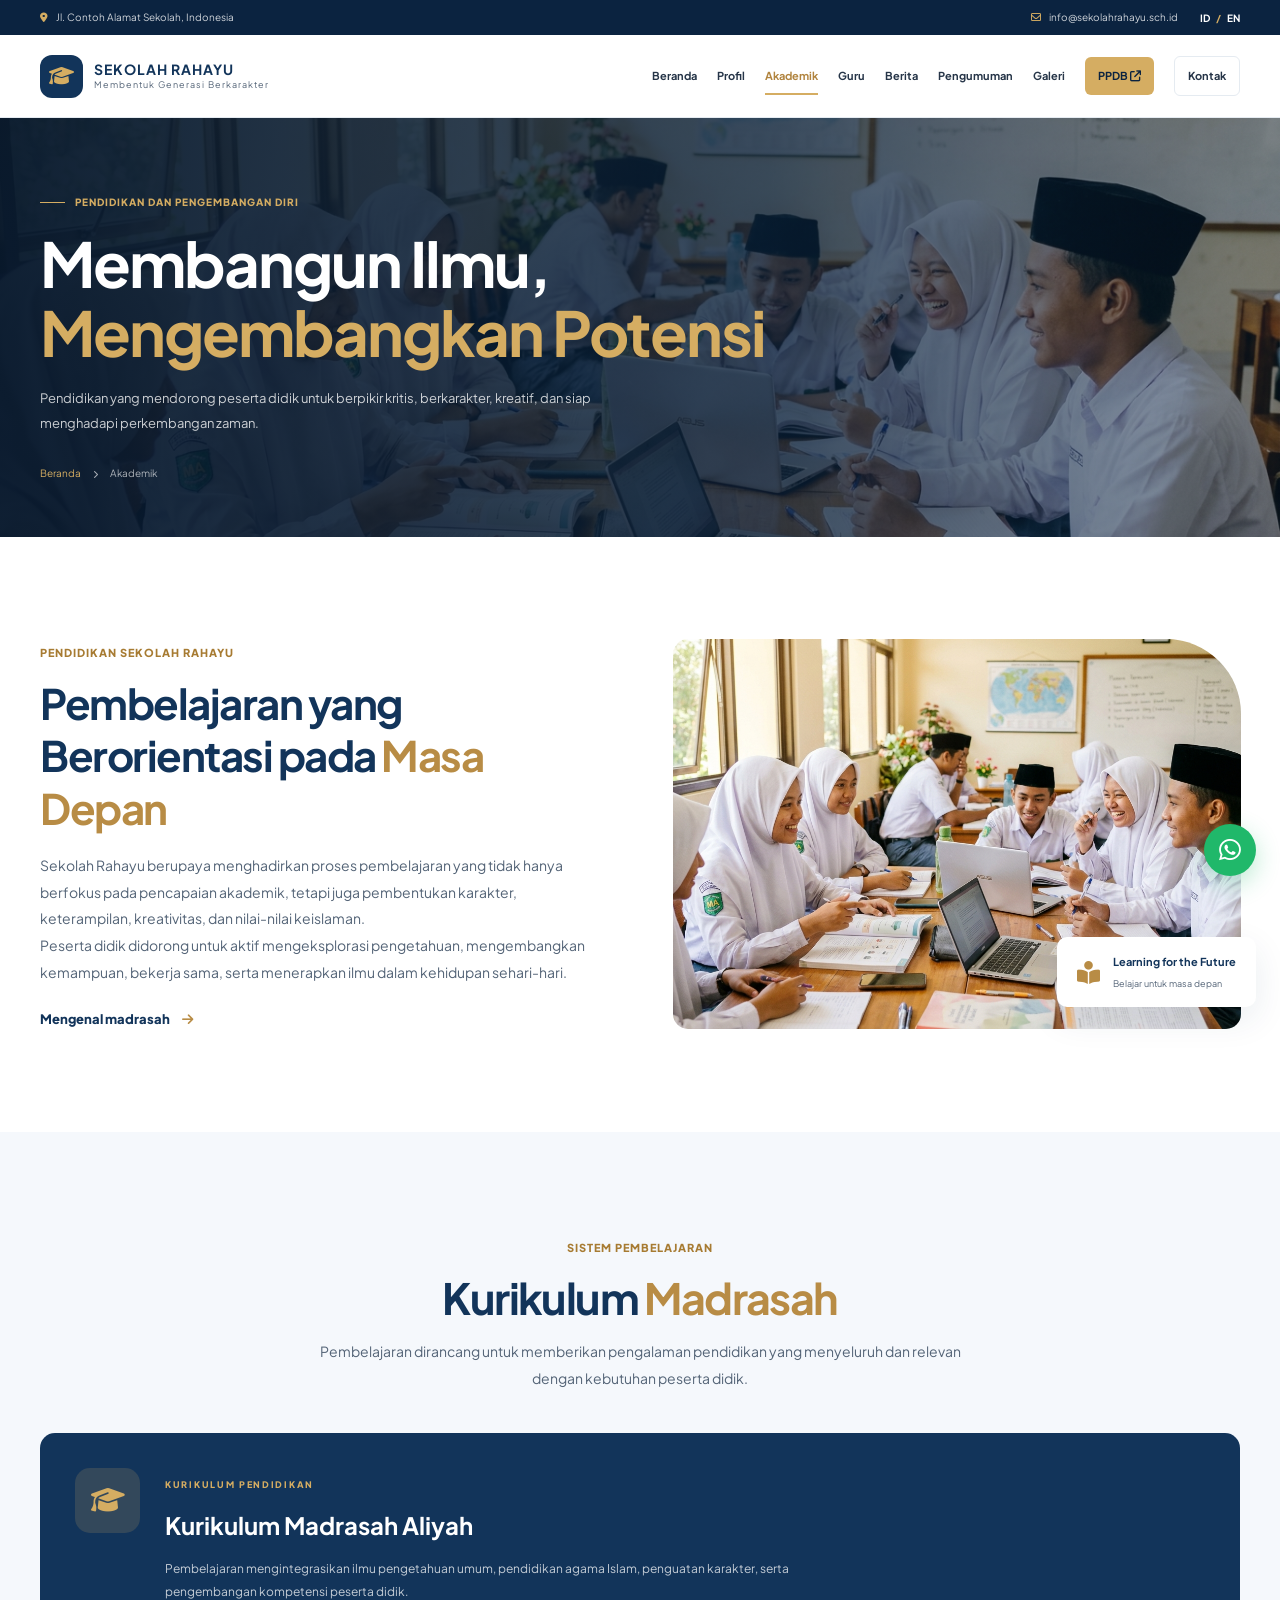
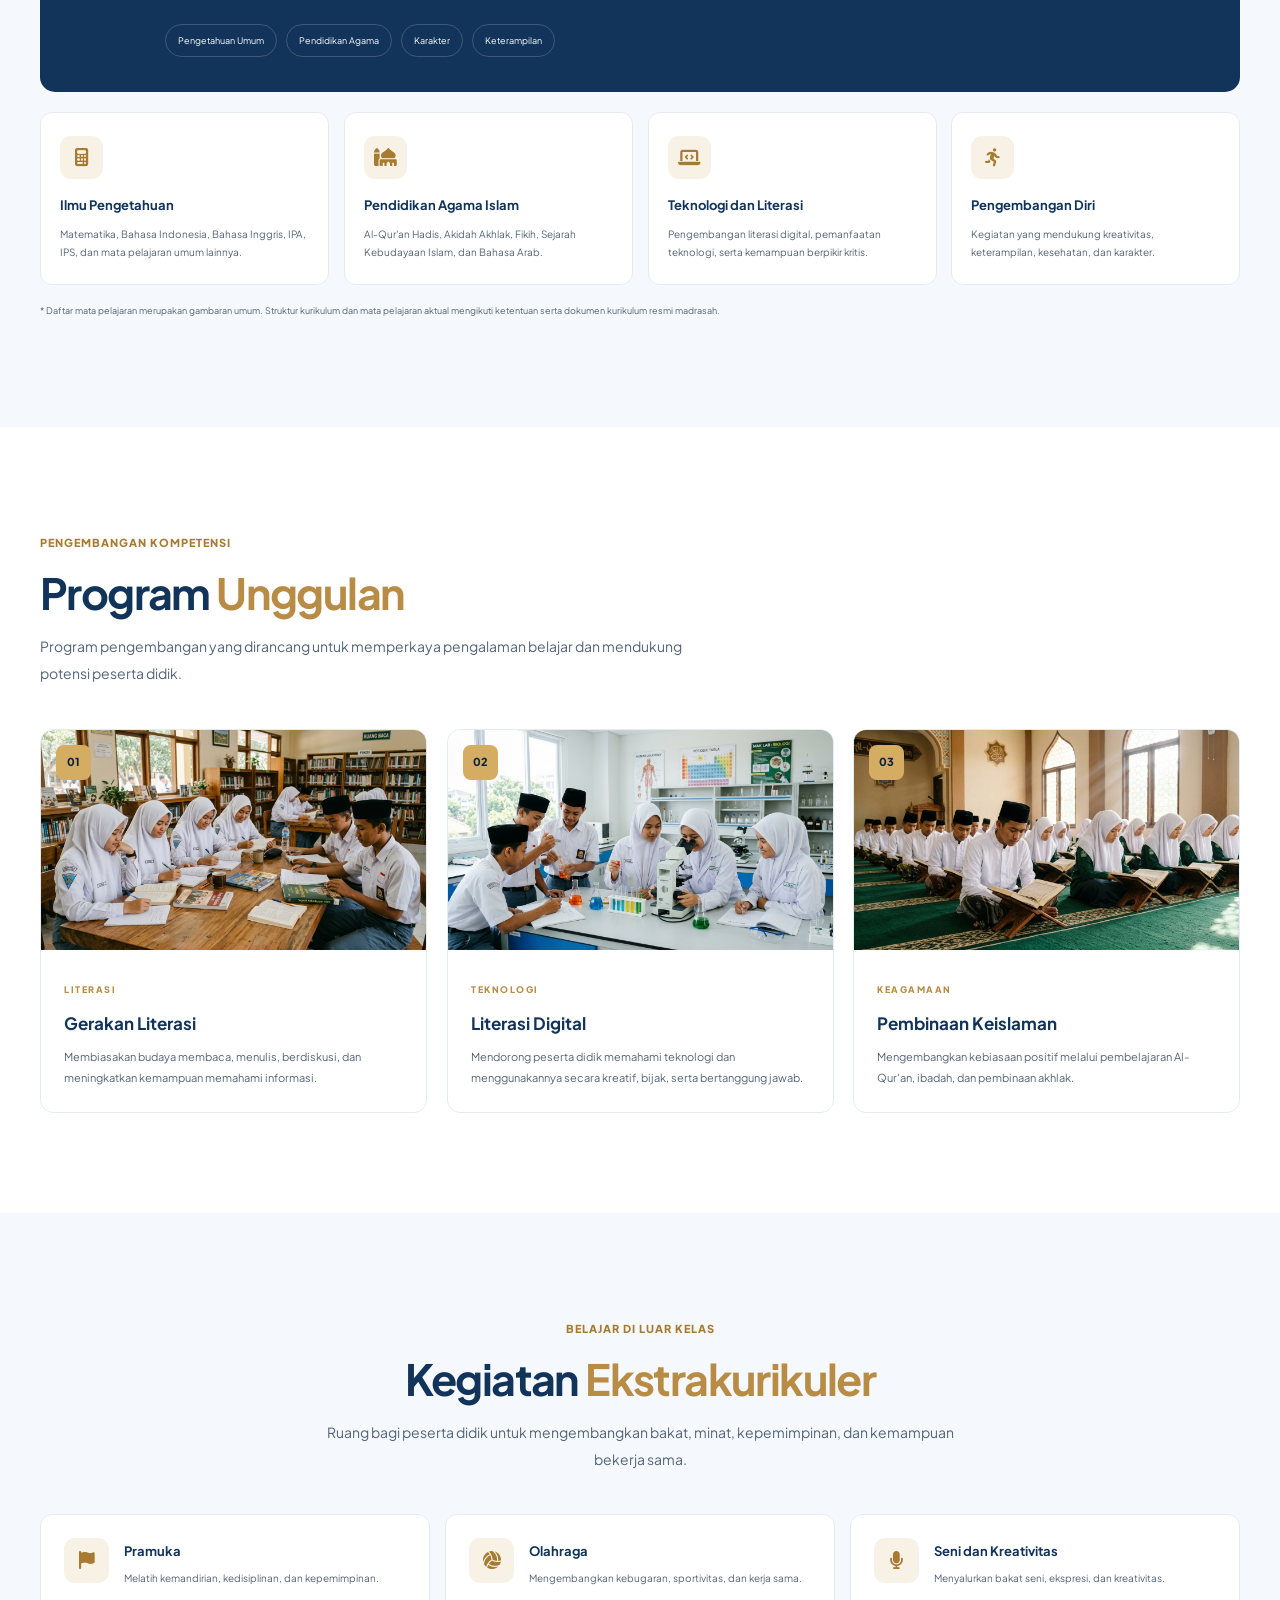
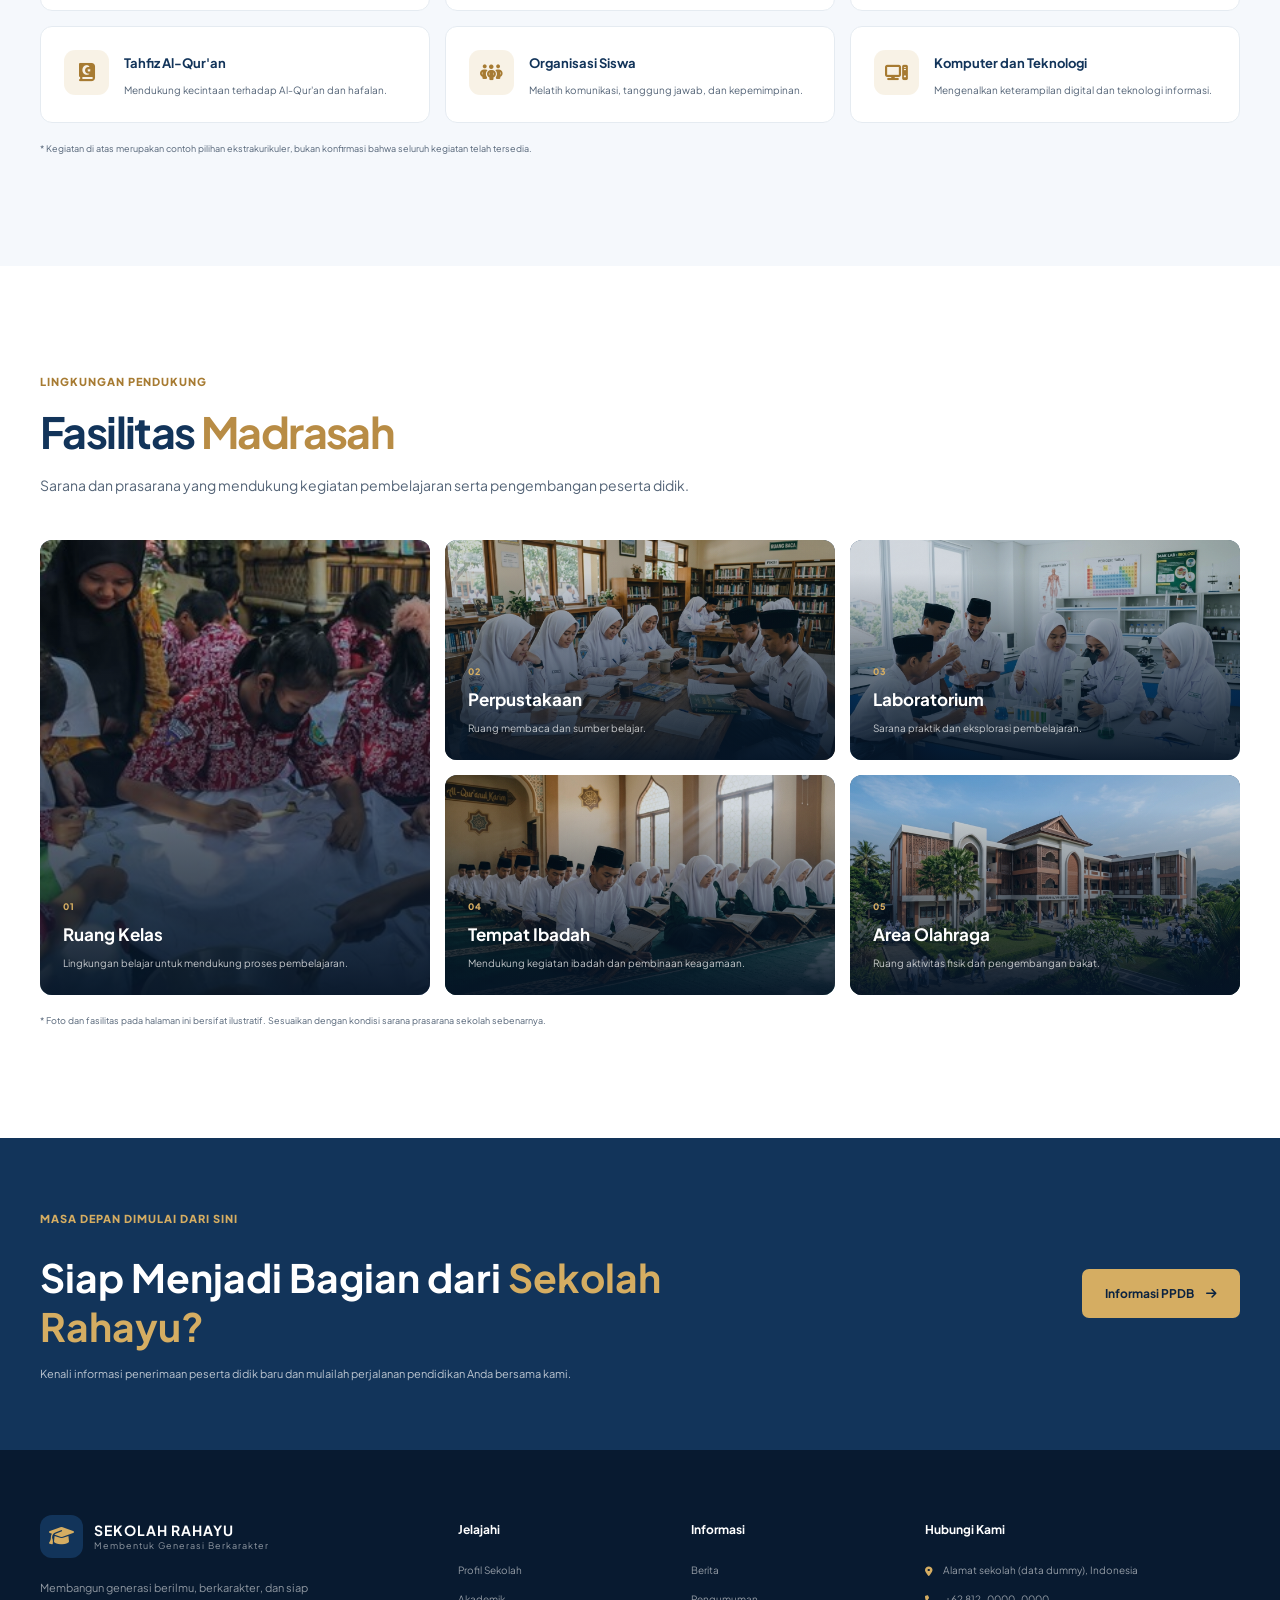
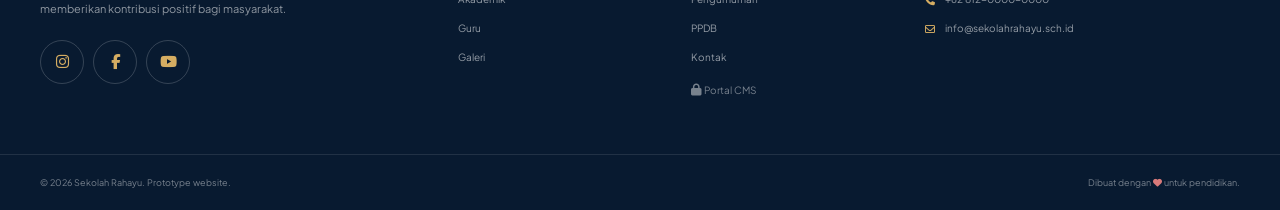
<file: pages/akademik.html>
<!DOCTYPE html>
<html lang="id">
<head>
  <meta name="theme-color" content="#12345a">
    <meta charset="UTF-8">
    <meta name="viewport" content="width=device-width, initial-scale=1.0">
    <meta name="description" content="Informasi akademik Sekolah Rahayu, kurikulum, program unggulan, ekstrakurikuler, dan fasilitas madrasah.">

    <title>Akademik | Sekolah Rahayu</title>

    <link rel="preconnect" href="https://fonts.googleapis.com">
    <link rel="preconnect" href="https://fonts.gstatic.com" crossorigin>
    <link href="https://fonts.googleapis.com/css2?family=Plus+Jakarta+Sans:wght@400;500;600;700;800&display=swap" rel="stylesheet">

    <link rel="stylesheet" href="https://cdnjs.cloudflare.com/ajax/libs/font-awesome/6.5.2/css/all.min.css">

    <link rel="stylesheet" href="../assets/css/variables.css">
    <link rel="stylesheet" href="../assets/css/global.css">
    <link rel="stylesheet" href="../assets/css/navbar.css">
    <link rel="stylesheet" href="../assets/css/components.css">
    <link rel="stylesheet" href="../assets/css/pages.css">
    <link rel="stylesheet" href="../assets/css/responsive.css">
</head>

<body class="academic-page">

    <!-- ANNOUNCEMENT BAR -->
    <div class="announcement-bar">
        <div class="container announcement-inner">
            <span>
                <i class="fa-solid fa-location-dot"></i>
                Jl. Contoh Alamat Sekolah, Indonesia
            </span>

            <div class="announcement-right">
                <a href="mailto:info@sekolahrahayu.sch.id">
                    <i class="fa-regular fa-envelope"></i>
                    info@sekolahrahayu.sch.id
                </a>

                <button class="language-toggle" id="languageToggle" type="button">
                    ID <span>/</span> EN
                </button>
            </div>
        </div>
    </div>

    <!-- NAVBAR -->
    <header class="site-header" id="siteHeader">
        <div class="container nav-container">

            <a class="brand" href="../index.html">
                <span class="brand-logo">
                    <i class="fa-solid fa-graduation-cap"></i>
                </span>

                <span class="brand-copy">
                    <strong>SEKOLAH RAHAYU</strong><small>Membentuk Generasi Berkarakter</small>
                </span>
            </a>

            <button
                class="mobile-menu-toggle"
                id="mobileMenuToggle"
                type="button"
                aria-label="Buka navigasi"
                aria-expanded="false"
            >
                <i class="fa-solid fa-bars"></i>
            </button>

            <nav class="main-nav" id="mainNav">
                <a class="nav-link" href="../index.html">Beranda</a>
                <a class="nav-link" href="profil.html">Profil</a>
                <a class="nav-link active" href="akademik.html">Akademik</a>
                <a class="nav-link" href="guru.html">Guru</a>
                <a class="nav-link" href="berita.html">Berita</a>
                <a class="nav-link" href="pengumuman.html">Pengumuman</a>
                <a class="nav-link" href="galeri.html">Galeri</a>
                <a class="nav-link nav-ppdb" href="ppdb.html">
                    PPDB <i class="fa-solid fa-arrow-up-right-from-square"></i>
                </a>
                <a class="nav-link nav-contact" href="kontak.html">Kontak</a>
            </nav>
</div>
    </header>

    <main>

        <!-- HERO -->
        <section class="academic-hero">
            <div class="academic-hero-overlay"></div>

            <div class="container academic-hero-content reveal">

                <span class="eyebrow">
                    <span></span>
                    PENDIDIKAN DAN PENGEMBANGAN DIRI
                </span>

                <h1>
                    Membangun Ilmu,
                    <em>Mengembangkan Potensi</em>
                </h1>

                <p>
                    Pendidikan yang mendorong peserta didik untuk berpikir
                    kritis, berkarakter, kreatif, dan siap menghadapi
                    perkembangan zaman.
                </p>

                <div class="breadcrumb">
                    <a href="../index.html">Beranda</a>
                    <i class="fa-solid fa-chevron-right"></i>
                    <span>Akademik</span>
                </div>

            </div>
        </section>

        <!-- PENGANTAR -->
        <section class="section academic-intro">
            <div class="container academic-intro-grid">

                <div class="academic-intro-copy reveal">

                    <span class="section-kicker">PENDIDIKAN SEKOLAH RAHAYU</span>

                    <h2>
                        Pembelajaran yang Berorientasi pada
                        <em>Masa Depan</em>
                    </h2>

                    <p class="section-description">
                        Sekolah Rahayu berupaya menghadirkan proses pembelajaran
                        yang tidak hanya berfokus pada pencapaian akademik,
                        tetapi juga pembentukan karakter, keterampilan,
                        kreativitas, dan nilai-nilai keislaman.
                    </p>

                    <p class="section-description">
                        Peserta didik didorong untuk aktif mengeksplorasi
                        pengetahuan, mengembangkan kemampuan, bekerja sama,
                        serta menerapkan ilmu dalam kehidupan sehari-hari.
                    </p>

                    <a href="profil.html" class="text-link">
                        Mengenal madrasah
                        <i class="fa-solid fa-arrow-right"></i>
                    </a>

                </div>

                <div class="academic-intro-visual reveal">

                    <img
                        src="../images/hero-indonesia.jpg"
                        alt="Suasana kegiatan pembelajaran di kelas"
                        loading="lazy"
                    >

                    <div class="academic-image-caption">
                        <i class="fa-solid fa-book-open-reader"></i>
                        <div>
                            <strong>Learning for the Future</strong>
                            <small>Belajar untuk masa depan</small>
                        </div>
                    </div>

                </div>

            </div>
        </section>

        <!-- KURIKULUM -->
        <section class="section curriculum-section">
            <div class="container">

                <div class="section-heading centered reveal">
                    <span class="section-kicker">SISTEM PEMBELAJARAN</span>

                    <h2>
                        Kurikulum
                        <em>Madrasah</em>
                    </h2>

                    <p class="section-description">
                        Pembelajaran dirancang untuk memberikan pengalaman
                        pendidikan yang menyeluruh dan relevan dengan
                        kebutuhan peserta didik.
                    </p>
                </div>

                <div class="curriculum-main-card reveal">

                    <div class="curriculum-main-icon">
                        <i class="fa-solid fa-graduation-cap"></i>
                    </div>

                    <div class="curriculum-main-content">
                        <span>KURIKULUM PENDIDIKAN</span>
                        <h3>Kurikulum Madrasah Aliyah</h3>

                        <p>
                            Pembelajaran mengintegrasikan ilmu pengetahuan
                            umum, pendidikan agama Islam, penguatan karakter,
                            serta pengembangan kompetensi peserta didik.
                        </p>

                        <div class="curriculum-tags">
                            <span>Pengetahuan Umum</span>
                            <span>Pendidikan Agama</span>
                            <span>Karakter</span>
                            <span>Keterampilan</span>
                        </div>
                    </div>

                </div>

                <div class="curriculum-subjects">

                    <article class="subject-card reveal">
                        <span><i class="fa-solid fa-calculator"></i></span>
                        <h3>Ilmu Pengetahuan</h3>
                        <p>
                            Matematika, Bahasa Indonesia, Bahasa Inggris,
                            IPA, IPS, dan mata pelajaran umum lainnya.
                        </p>
                    </article>

                    <article class="subject-card reveal">
                        <span><i class="fa-solid fa-mosque"></i></span>
                        <h3>Pendidikan Agama Islam</h3>
                        <p>
                            Al-Qur'an Hadis, Akidah Akhlak, Fikih,
                            Sejarah Kebudayaan Islam, dan Bahasa Arab.
                        </p>
                    </article>

                    <article class="subject-card reveal">
                        <span><i class="fa-solid fa-laptop-code"></i></span>
                        <h3>Teknologi dan Literasi</h3>
                        <p>
                            Pengembangan literasi digital, pemanfaatan
                            teknologi, serta kemampuan berpikir kritis.
                        </p>
                    </article>

                    <article class="subject-card reveal">
                        <span><i class="fa-solid fa-person-running"></i></span>
                        <h3>Pengembangan Diri</h3>
                        <p>
                            Kegiatan yang mendukung kreativitas,
                            keterampilan, kesehatan, dan karakter.
                        </p>
                    </article>

                </div>

                <p class="academic-disclaimer">
                    * Daftar mata pelajaran merupakan gambaran umum.
                    Struktur kurikulum dan mata pelajaran aktual mengikuti
                    ketentuan serta dokumen kurikulum resmi madrasah.
                </p>

            </div>
        </section>

        <!-- PROGRAM UNGGULAN -->
        <section class="section featured-program-section">
            <div class="container">

                <div class="section-heading reveal">
                    <span class="section-kicker">PENGEMBANGAN KOMPETENSI</span>

                    <h2>
                        Program
                        <em>Unggulan</em>
                    </h2>

                    <p class="section-description">
                        Program pengembangan yang dirancang untuk memperkaya
                        pengalaman belajar dan mendukung potensi peserta didik.
                    </p>
                </div>

                <div class="featured-program-grid">

                    <article class="featured-program-card reveal">
                        <div class="program-image">
                            <img
                                src="../images/fasilitas-perpus.jpg"
                                alt="Kegiatan literasi dan membaca"
                                loading="lazy"
                            >
                            <span>01</span>
                        </div>

                        <div class="program-content">
                            <span class="program-category">LITERASI</span>
                            <h3>Gerakan Literasi</h3>
                            <p>
                                Membiasakan budaya membaca, menulis,
                                berdiskusi, dan meningkatkan kemampuan
                                memahami informasi.
                            </p>
                        </div>
                    </article>

                    <article class="featured-program-card reveal">
                        <div class="program-image">
                            <img
                                src="../images/fasilitas-lab.jpg"
                                alt="Pembelajaran teknologi komputer"
                                loading="lazy"
                            >
                            <span>02</span>
                        </div>

                        <div class="program-content">
                            <span class="program-category">TEKNOLOGI</span>
                            <h3>Literasi Digital</h3>
                            <p>
                                Mendorong peserta didik memahami teknologi
                                dan menggunakannya secara kreatif,
                                bijak, serta bertanggung jawab.
                            </p>
                        </div>
                    </article>

                    <article class="featured-program-card reveal">
                        <div class="program-image">
                            <img
                                src="../images/kegiatan-tahfidz.jpg"
                                alt="Kegiatan keagamaan dan tahfidz"
                                loading="lazy"
                            >
                            <span>03</span>
                        </div>

                        <div class="program-content">
                            <span class="program-category">KEAGAMAAN</span>
                            <h3>Pembinaan Keislaman</h3>
                            <p>
                                Mengembangkan kebiasaan positif melalui
                                pembelajaran Al-Qur'an, ibadah, dan
                                pembinaan akhlak.
                            </p>
                        </div>
                    </article>

                </div>

            </div>
        </section>

        <!-- EKSTRAKURIKULER -->
        <section class="section extracurricular-section">
            <div class="container">

                <div class="section-heading centered reveal">
                    <span class="section-kicker">BELAJAR DI LUAR KELAS</span>

                    <h2>
                        Kegiatan
                        <em>Ekstrakurikuler</em>
                    </h2>

                    <p class="section-description">
                        Ruang bagi peserta didik untuk mengembangkan
                        bakat, minat, kepemimpinan, dan kemampuan bekerja sama.
                    </p>
                </div>

                <div class="extracurricular-grid">

                    <article class="extra-card reveal">
                        <span class="extra-icon">
                            <i class="fa-solid fa-flag"></i>
                        </span>
                        <div>
                            <h3>Pramuka</h3>
                            <p>Melatih kemandirian, kedisiplinan, dan kepemimpinan.</p>
                        </div>
                    </article>

                    <article class="extra-card reveal">
                        <span class="extra-icon">
                            <i class="fa-solid fa-volleyball"></i>
                        </span>
                        <div>
                            <h3>Olahraga</h3>
                            <p>Mengembangkan kebugaran, sportivitas, dan kerja sama.</p>
                        </div>
                    </article>

                    <article class="extra-card reveal">
                        <span class="extra-icon">
                            <i class="fa-solid fa-microphone"></i>
                        </span>
                        <div>
                            <h3>Seni dan Kreativitas</h3>
                            <p>Menyalurkan bakat seni, ekspresi, dan kreativitas.</p>
                        </div>
                    </article>

                    <article class="extra-card reveal">
                        <span class="extra-icon">
                            <i class="fa-solid fa-book-quran"></i>
                        </span>
                        <div>
                            <h3>Tahfiz Al-Qur'an</h3>
                            <p>Mendukung kecintaan terhadap Al-Qur'an dan hafalan.</p>
                        </div>
                    </article>

                    <article class="extra-card reveal">
                        <span class="extra-icon">
                            <i class="fa-solid fa-people-group"></i>
                        </span>
                        <div>
                            <h3>Organisasi Siswa</h3>
                            <p>Melatih komunikasi, tanggung jawab, dan kepemimpinan.</p>
                        </div>
                    </article>

                    <article class="extra-card reveal">
                        <span class="extra-icon">
                            <i class="fa-solid fa-computer"></i>
                        </span>
                        <div>
                            <h3>Komputer dan Teknologi</h3>
                            <p>Mengenalkan keterampilan digital dan teknologi informasi.</p>
                        </div>
                    </article>

                </div>

                <p class="academic-disclaimer">
                    * Kegiatan di atas merupakan contoh pilihan ekstrakurikuler,
                    bukan konfirmasi bahwa seluruh kegiatan telah tersedia.
                </p>

            </div>
        </section>

        <!-- FASILITAS -->
        <section class="section facilities-section">
            <div class="container">

                <div class="section-heading reveal">
                    <span class="section-kicker">LINGKUNGAN PENDUKUNG</span>

                    <h2>
                        Fasilitas
                        <em>Madrasah</em>
                    </h2>

                    <p class="section-description">
                        Sarana dan prasarana yang mendukung kegiatan
                        pembelajaran serta pengembangan peserta didik.
                    </p>
                </div>

                <div class="facilities-grid">

                    <article class="facility-card facility-large reveal">
                        <img
                            src="../images/1.jpeg"
                            alt="Ruang kelas madrasah"
                            loading="lazy"
                        >
                        <div class="facility-overlay">
                            <span>01</span>
                            <h3>Ruang Kelas</h3>
                            <p>Lingkungan belajar untuk mendukung proses pembelajaran.</p>
                        </div>
                    </article>

                    <article class="facility-card reveal">
                        <img
                            src="../images/fasilitas-perpus.jpg"
                            alt="Perpustakaan madrasah"
                            loading="lazy"
                        >
                        <div class="facility-overlay">
                            <span>02</span>
                            <h3>Perpustakaan</h3>
                            <p>Ruang membaca dan sumber belajar.</p>
                        </div>
                    </article>

                    <article class="facility-card reveal">
                        <img
                            src="../images/fasilitas-lab.jpg"
                            alt="Laboratorium sains dan komputer"
                            loading="lazy"
                        >
                        <div class="facility-overlay">
                            <span>03</span>
                            <h3>Laboratorium</h3>
                            <p>Sarana praktik dan eksplorasi pembelajaran.</p>
                        </div>
                    </article>

                    <article class="facility-card reveal">
                        <img
                            src="../images/kegiatan-tahfidz.jpg"
                            alt="Musholla madrasah"
                            loading="lazy"
                        >
                        <div class="facility-overlay">
                            <span>04</span>
                            <h3>Tempat Ibadah</h3>
                            <p>Mendukung kegiatan ibadah dan pembinaan keagamaan.</p>
                        </div>
                    </article>

                    <article class="facility-card reveal">
                        <img
                            src="../images/gedung-madrasah.jpg"
                            alt="Gedung dan area madrasah"
                            loading="lazy"
                        >
                        <div class="facility-overlay">
                            <span>05</span>
                            <h3>Area Olahraga</h3>
                            <p>Ruang aktivitas fisik dan pengembangan bakat.</p>
                        </div>
                    </article>

                </div>

                <p class="academic-disclaimer">
                    * Foto dan fasilitas pada halaman ini bersifat ilustratif.
                    Sesuaikan dengan kondisi sarana prasarana sekolah sebenarnya.
                </p>

            </div>
        </section>

        <!-- CTA -->
        <section class="academic-cta">
            <div class="container academic-cta-inner">

                <div>
                    <span class="section-kicker light-kicker">MASA DEPAN DIMULAI DARI SINI</span>

                    <h2>
                        Siap Menjadi Bagian dari
                        <em>Sekolah Rahayu?</em>
                    </h2>

                    <p>
                        Kenali informasi penerimaan peserta didik baru
                        dan mulailah perjalanan pendidikan Anda bersama kami.
                    </p>
                </div>

                <a href="ppdb.html" class="btn btn-gold">
                    Informasi PPDB
                    <i class="fa-solid fa-arrow-right"></i>
                </a>

            </div>
        </section>

    </main>

    <!-- FOOTER -->
    <footer class="site-footer" id="siteFooter">

        <div class="container footer-main">

            <div class="footer-brand">

                <a class="brand brand-light" href="../index.html">
                    <span class="brand-logo">
                        <i class="fa-solid fa-graduation-cap"></i>
                    </span>

                    <span class="brand-copy">
                        <strong>SEKOLAH RAHAYU</strong><small>Membentuk Generasi Berkarakter</small>
                    </span>
                </a>

                <p>
                    Membangun generasi berilmu, berkarakter, dan siap
                    memberikan kontribusi positif bagi masyarakat.
                </p>

                <div class="social-links">
                    <a href="https://instagram.com" target="_blank" rel="noopener noreferrer" aria-label="Instagram resmi Sekolah Rahayu"><i class="fa-brands fa-instagram"></i></a>
                    <a href="https://facebook.com" target="_blank" rel="noopener noreferrer" aria-label="Facebook resmi Sekolah Rahayu"><i class="fa-brands fa-facebook-f"></i></a>
                    <a href="https://youtube.com" target="_blank" rel="noopener noreferrer" aria-label="Kanal YouTube resmi Sekolah Rahayu"><i class="fa-brands fa-youtube"></i></a>
                </div>

            </div>

            <div class="footer-column">
                <h4>Jelajahi</h4>
                <a href="profil.html">Profil Sekolah</a>
                <a href="akademik.html">Akademik</a>
                <a href="guru.html">Guru</a>
                <a href="galeri.html">Galeri</a>
            </div>

            <div class="footer-column">
                <h4>Informasi</h4>
                <a href="berita.html">Berita</a>
                <a href="pengumuman.html">Pengumuman</a>
                <a href="ppdb.html">PPDB</a>
                <a href="kontak.html">Kontak</a>
                <a href="../admin/login.html" style="margin-top:4px; opacity:0.8;"><i class="fa-solid fa-lock" style="font-size:0.75rem;"></i> Portal CMS</a>
            </div>

            <div class="footer-column footer-contact">
                <h4>Hubungi Kami</h4>

                <p>
                    <i class="fa-solid fa-location-dot"></i>
                    Alamat sekolah (data dummy), Indonesia
                </p>

                <p>
                    <i class="fa-solid fa-phone"></i>
                    +62 812-0000-0000
                </p>

                <p>
                    <i class="fa-regular fa-envelope"></i>
                    info@sekolahrahayu.sch.id
                </p>
            </div>

        </div>

        <div class="footer-bottom">
            <div class="container">
                <span>
                    © <span id="currentYear"></span> Sekolah Rahayu.
                    Prototype website.
                </span>

                <span>
                    Dibuat dengan <i class="fa-solid fa-heart"></i>
                    untuk pendidikan.
                </span>
            </div>
        </div>

    </footer>

    <!-- WHATSAPP -->
    <a
        class="floating-whatsapp"
        href="https://wa.me/6281200000000?text=Halo%20Sekolah%20Rahayu"
        target="_blank"
        rel="noopener"
        aria-label="Hubungi melalui WhatsApp"
    >
        <i class="fa-brands fa-whatsapp"></i>
    </a>

    <!-- BACK TO TOP -->
    <button class="back-to-top" id="backToTop" type="button" aria-label="Kembali ke atas">
        <i class="fa-solid fa-arrow-up"></i>
    </button>

    <!-- JAVASCRIPT -->
    <script src="../assets/js/config.js"></script>
    <script src="../assets/js/storage.js"></script>
    <script src="../assets/js/data.js"></script>
    <script src="../assets/js/components.js"></script>
    <script src="../assets/js/navigation.js"></script>
<script src="../assets/js/language.js"></script>
    <script src="../assets/js/main.js"></script>

</body>
</html>
</file>
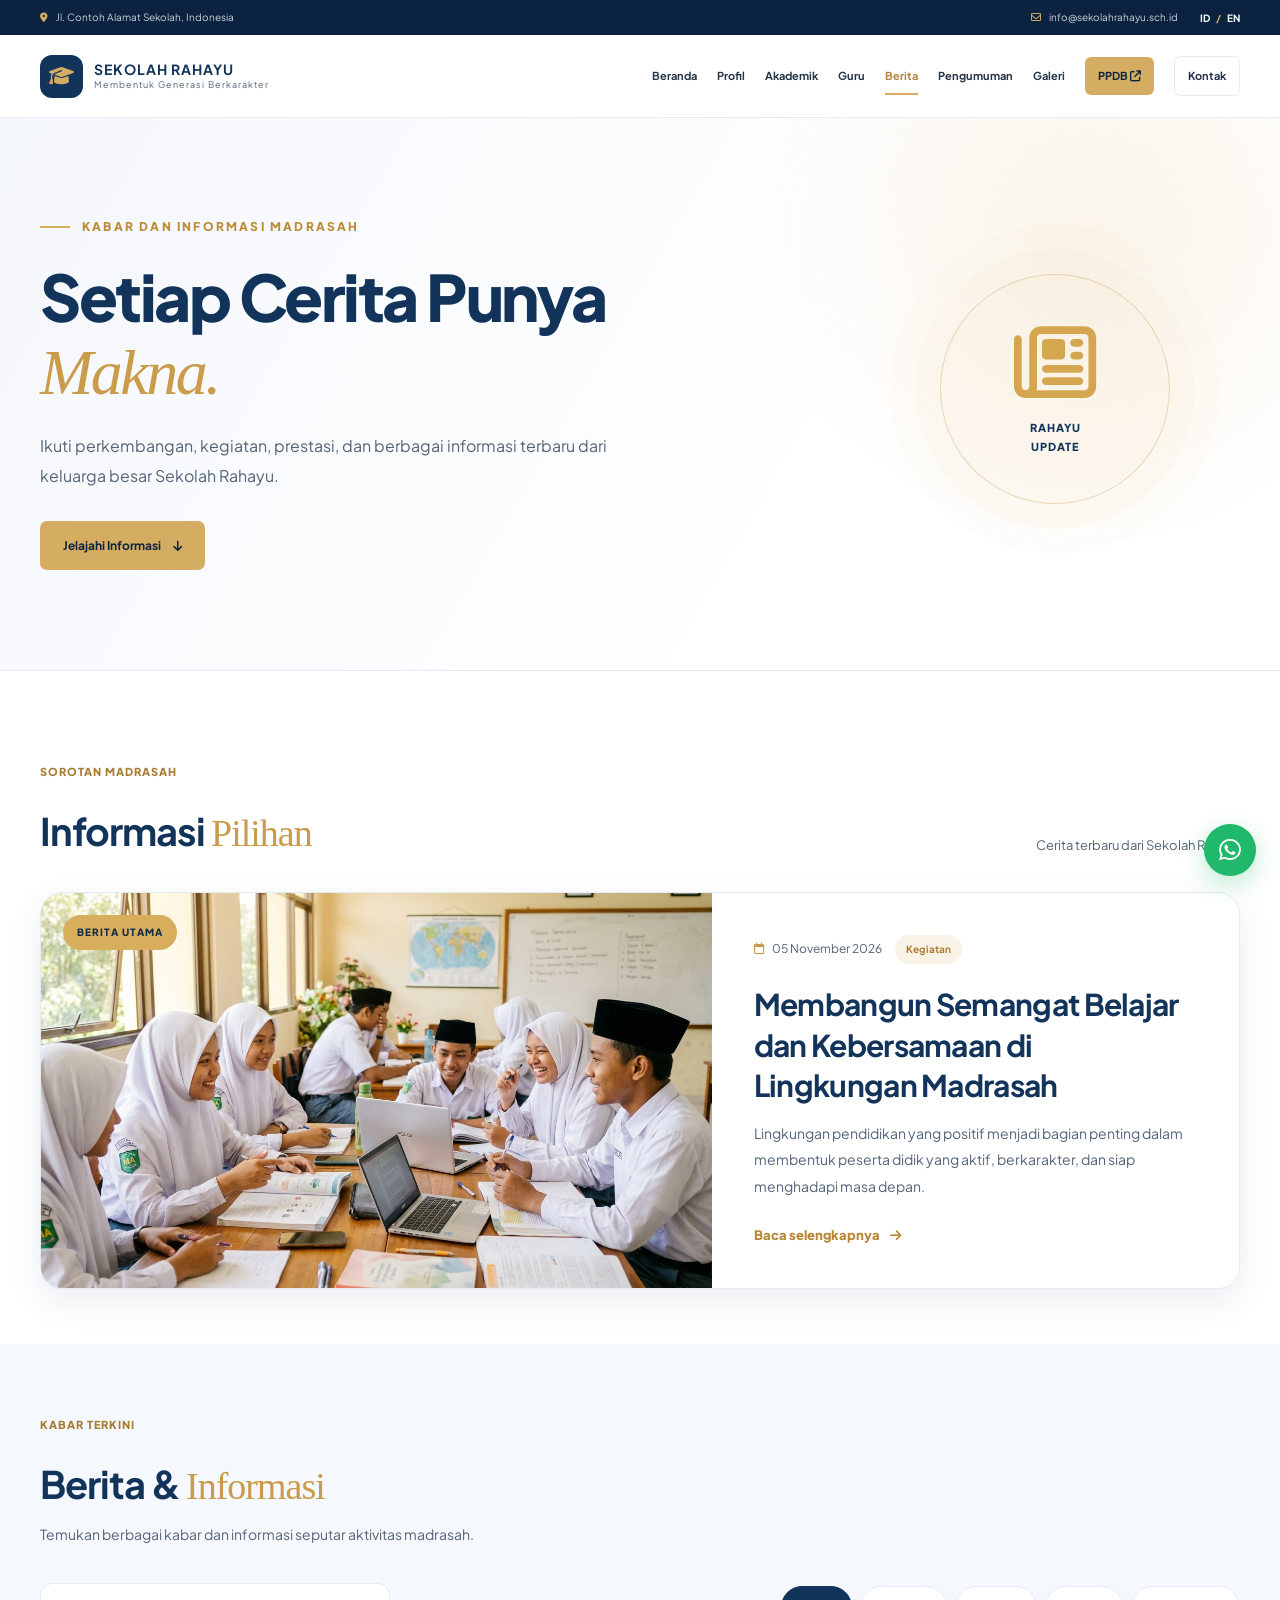
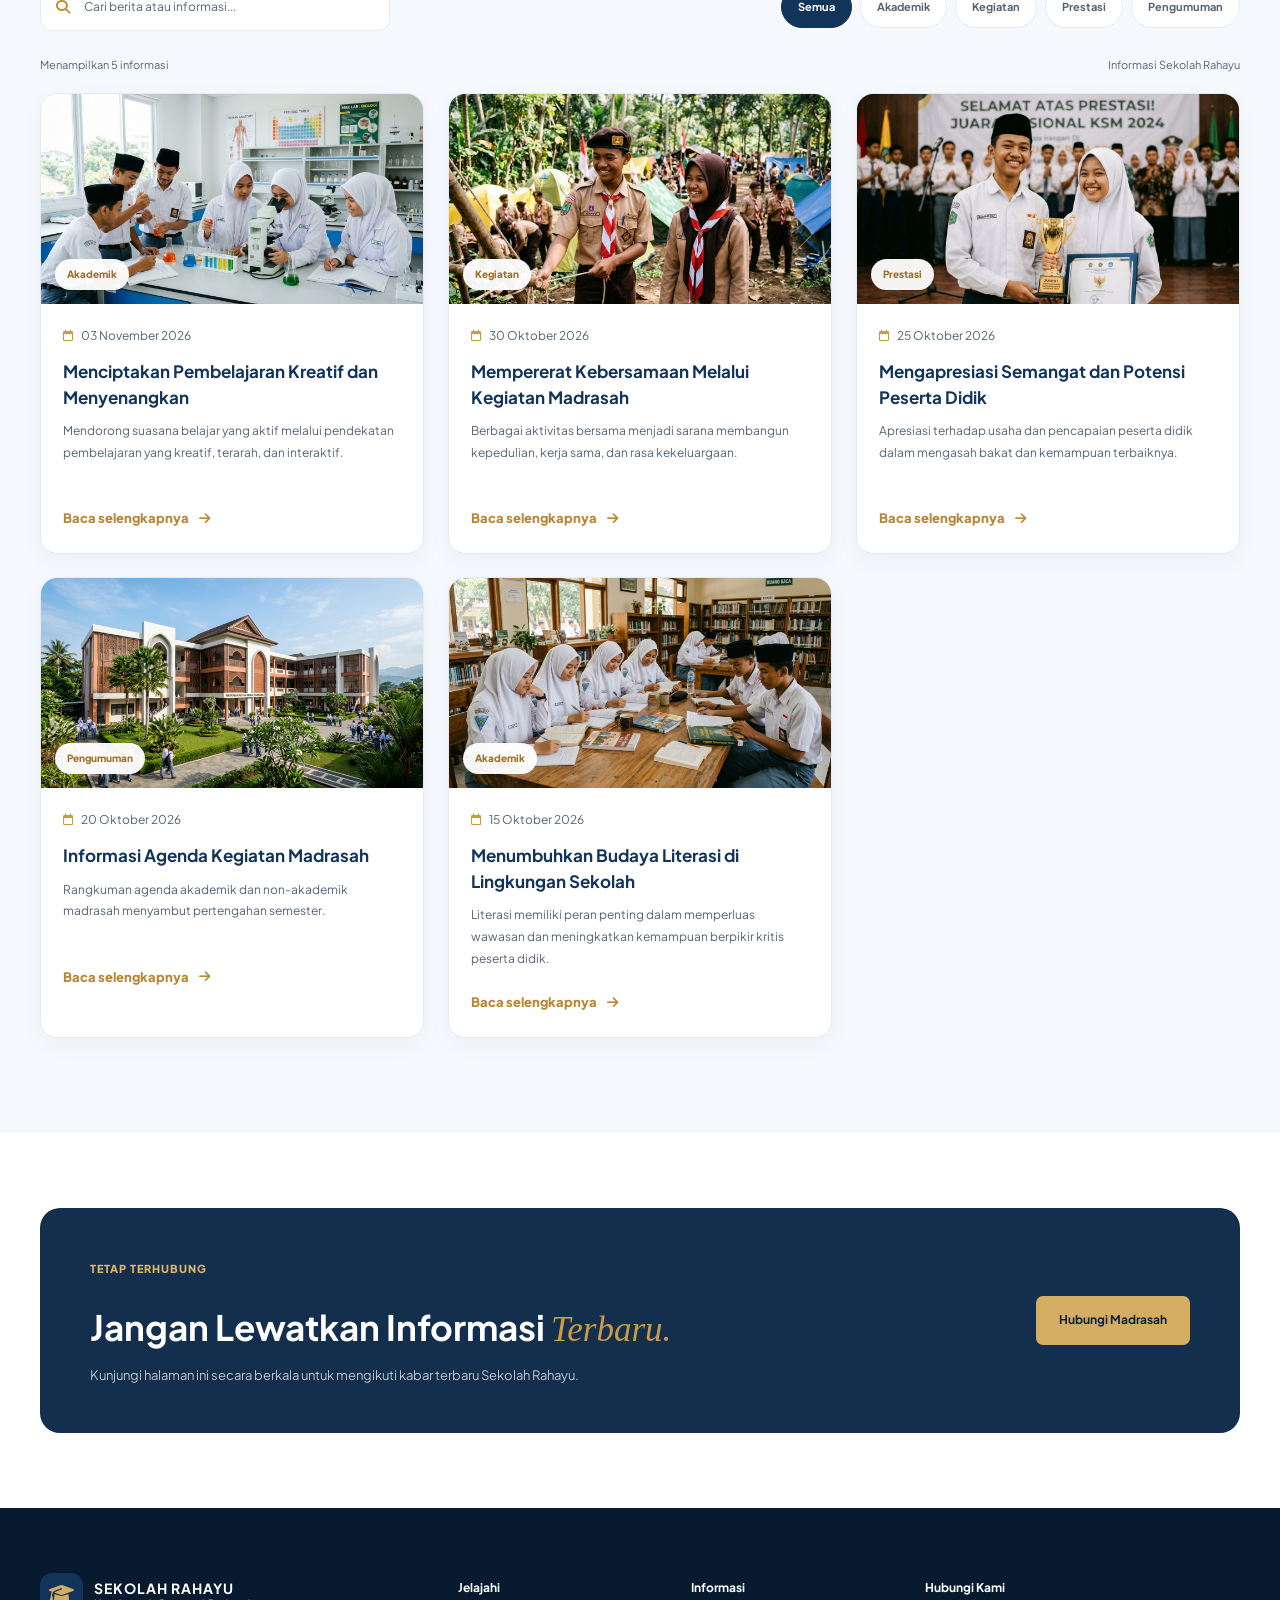
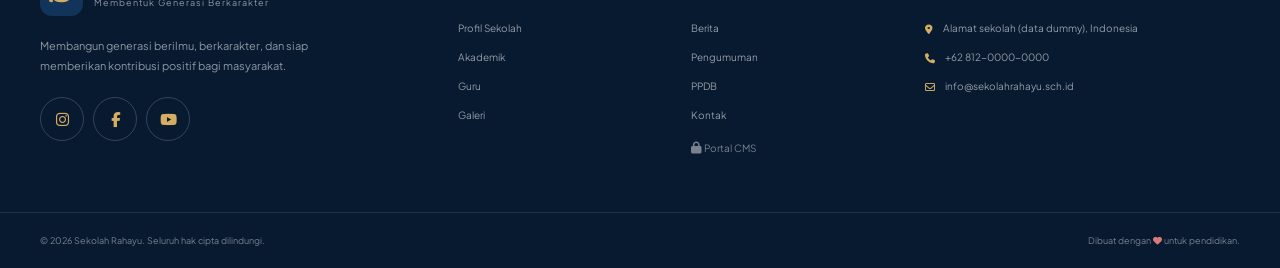
<file: pages/berita.html>
<!DOCTYPE html>
<html lang="id">
<head>
  <meta name="theme-color" content="#12345a">
    <meta charset="UTF-8">
    <meta name="viewport" content="width=device-width, initial-scale=1.0">
    <meta name="description" content="Informasi, berita, kegiatan, dan pengumuman terbaru Sekolah Rahayu.">
    <title>Informasi & Berita | Sekolah Rahayu</title>

    <link rel="stylesheet" href="../assets/css/variables.css">
    <link rel="stylesheet" href="../assets/css/global.css">
    <link rel="stylesheet" href="../assets/css/navbar.css">
    <link rel="stylesheet" href="../assets/css/components.css">
    <link rel="stylesheet" href="../assets/css/pages.css">
    <link rel="stylesheet" href="../assets/css/responsive.css">

    <link rel="preconnect" href="https://fonts.googleapis.com">
    <link rel="preconnect" href="https://fonts.gstatic.com" crossorigin>
    <link href="https://fonts.googleapis.com/css2?family=Plus+Jakarta+Sans:wght@400;500;600;700;800&display=swap" rel="stylesheet">
    <link rel="stylesheet" href="https://cdnjs.cloudflare.com/ajax/libs/font-awesome/6.5.2/css/all.min.css">
</head>
<body>

    <!-- ANNOUNCEMENT BAR -->
    <div class="announcement-bar">
        <div class="container announcement-inner">
            <span>
                <i class="fa-solid fa-location-dot"></i>
                Jl. Contoh Alamat Sekolah, Indonesia
            </span>

            <div class="announcement-right">
                <a href="mailto:info@sekolahrahayu.sch.id">
                    <i class="fa-regular fa-envelope"></i>
                    info@sekolahrahayu.sch.id
                </a>

                <button class="language-toggle" id="languageToggle" type="button" aria-label="Ganti bahasa">
                    ID <span>/</span> EN
                </button>
            </div>
        </div>
    </div>

    <!-- NAVBAR -->
    <header class="site-header" id="siteHeader">
        <div class="container nav-container">

            <a class="brand" href="../index.html" aria-label="Sekolah Rahayu Beranda">
                <span class="brand-logo">
                    <i class="fa-solid fa-graduation-cap"></i>
                </span>

                <span class="brand-copy">
                    <strong>SEKOLAH RAHAYU</strong><small>Membentuk Generasi Berkarakter</small>
                </span>
            </a>

            <button
                class="mobile-menu-toggle"
                id="mobileMenuToggle"
                type="button"
                aria-label="Buka navigasi"
                aria-expanded="false"
            >
                <i class="fa-solid fa-bars"></i>
            </button>

            <nav class="main-nav" id="mainNav" aria-label="Navigasi utama">
                <a class="nav-link" href="../index.html">Beranda</a>
                <a class="nav-link" href="profil.html">Profil</a>
                <a class="nav-link" href="akademik.html">Akademik</a>
                <a class="nav-link" href="guru.html">Guru</a>
                <a class="nav-link active" href="berita.html">Berita</a>
                <a class="nav-link" href="pengumuman.html">Pengumuman</a>
                <a class="nav-link" href="galeri.html">Galeri</a>
                <a class="nav-link nav-ppdb" href="ppdb.html">
                    PPDB <i class="fa-solid fa-arrow-up-right-from-square"></i>
                </a>
                <a class="nav-link nav-contact" href="kontak.html">Kontak</a>
            </nav>
        </div>
    </header>

    <main class="news-page">

        <!-- HERO -->
        <section class="news-hero">
            <div class="container news-hero-inner">
                <div class="news-hero-content reveal">
                    <span class="eyebrow"><span></span> KABAR DAN INFORMASI MADRASAH</span>
                    <h1>Setiap Cerita Punya <em>Makna.</em></h1>
                    <p>
                        Ikuti perkembangan, kegiatan, prestasi, dan berbagai informasi
                        terbaru dari keluarga besar Sekolah Rahayu.
                    </p>
                    <a href="#daftar-berita" class="btn btn-gold">
                        Jelajahi Informasi <i class="fa-solid fa-arrow-down"></i>
                    </a>
                </div>

                <div class="news-hero-decoration">
                    <div class="news-decoration-circle"></div>
                    <i class="fa-regular fa-newspaper"></i>
                    <span>RAHAYU<br>UPDATE</span>
                </div>
            </div>
        </section>

        <!-- FEATURED NEWS -->
        <section class="section featured-news-section">
            <div class="container">
                <div class="section-heading news-section-heading reveal">
                    <div>
                        <span class="section-kicker">SOROTAN MADRASAH</span>
                        <h2>Informasi <em>Pilihan</em></h2>
                    </div>
                    <span class="news-heading-note">Cerita terbaru dari Sekolah Rahayu</span>
                </div>

                <article class="featured-news-card reveal">
                    <a href="detail-berita.html?id=1" class="featured-news-image">
                        <img src="../images/hero-indonesia.jpg"
                             alt="Santri Sekolah Rahayu di Ruang Kelas">
                        <span class="featured-label">BERITA UTAMA</span>
                    </a>

                    <div class="featured-news-content">
                        <div class="news-meta">
                            <span><i class="fa-regular fa-calendar"></i> 05 November 2026</span>
                            <span class="news-category">Kegiatan</span>
                        </div>
                        <h3>
                            <a href="detail-berita.html?id=1">
                                Membangun Semangat Belajar dan Kebersamaan di Lingkungan Madrasah
                            </a>
                        </h3>
                        <p>
                            Lingkungan pendidikan yang positif menjadi bagian penting dalam
                            membentuk peserta didik yang aktif, berkarakter, dan siap
                            menghadapi masa depan.
                        </p>
                        <a href="detail-berita.html?id=1" class="news-read-more">
                            Baca selengkapnya <i class="fa-solid fa-arrow-right"></i>
                        </a>
                    </div>
                </article>
            </div>
        </section>

        <!-- NEWS LIST -->
        <section class="section news-list-section" id="daftar-berita">
            <div class="container">
                <div class="section-heading news-section-heading reveal">
                    <div>
                        <span class="section-kicker">KABAR TERKINI</span>
                        <h2>Berita & <em>Informasi</em></h2>
                        <p class="section-description">
                            Temukan berbagai kabar dan informasi seputar aktivitas madrasah.
                        </p>
                    </div>
                </div>

                <div class="news-toolbar reveal">
                    <div class="news-search">
                        <i class="fa-solid fa-magnifying-glass"></i>
                        <input type="search" id="newsSearch"
                               placeholder="Cari berita atau informasi..."
                               aria-label="Cari berita">
                        <button type="button" id="clearNewsSearch" aria-label="Hapus pencarian">
                            <i class="fa-solid fa-xmark"></i>
                        </button>
                    </div>

                    <div class="news-filter" id="newsFilters">
                        <button class="news-filter-btn active" data-category="all">Semua</button>
                        <button class="news-filter-btn" data-category="akademik">Akademik</button>
                        <button class="news-filter-btn" data-category="kegiatan">Kegiatan</button>
                        <button class="news-filter-btn" data-category="prestasi">Prestasi</button>
                        <button class="news-filter-btn" data-category="pengumuman">Pengumuman</button>
                    </div>
                </div>

                <div class="news-result-info">
                    <span id="newsResultCount">Menampilkan 6 informasi</span>
                    <span>Informasi Sekolah Rahayu</span>
                </div>

                <div class="news-grid" id="newsGrid">

                    <article class="news-card reveal" data-category="akademik"
                             data-search="pembelajaran kreatif akademik siswa kelas">
                        <a href="detail-berita.html?id=2" class="news-card-image">
                            <img src="../images/fasilitas-lab.jpg"
                                 alt="Suasana pembelajaran laboratorium">
                            <span>Akademik</span>
                        </a>
                        <div class="news-card-content">
                            <div class="news-meta">
                                <span><i class="fa-regular fa-calendar"></i> 03 November 2026</span>
                            </div>
                            <h3><a href="detail-berita.html?id=2">Menciptakan Pembelajaran Kreatif dan Menyenangkan</a></h3>
                            <p>Mendorong suasana belajar yang aktif melalui pendekatan pembelajaran yang kreatif dan interaktif.</p>
                            <a href="detail-berita.html?id=2" class="news-read-more">Baca selengkapnya <i class="fa-solid fa-arrow-right"></i></a>
                        </div>
                    </article>

                    <article class="news-card reveal" data-category="kegiatan"
                             data-search="kegiatan sekolah kebersamaan siswa lingkungan">
                        <a href="detail-berita.html?id=3" class="news-card-image">
                            <img src="../images/kegiatan-pramuka.jpg"
                                 alt="Kegiatan Pramuka Penegak">
                            <span>Kegiatan</span>
                        </a>
                        <div class="news-card-content">
                            <div class="news-meta">
                                <span><i class="fa-regular fa-calendar"></i> 30 Oktober 2026</span>
                            </div>
                            <h3><a href="detail-berita.html?id=3">Mempererat Kebersamaan Melalui Kegiatan Madrasah</a></h3>
                            <p>Berbagai aktivitas bersama menjadi sarana membangun kepedulian, kerja sama, dan rasa kekeluargaan.</p>
                            <a href="detail-berita.html?id=3" class="news-read-more">Baca selengkapnya <i class="fa-solid fa-arrow-right"></i></a>
                        </div>
                    </article>

                    <article class="news-card reveal" data-category="prestasi"
                             data-search="prestasi penghargaan kompetisi siswa lomba">
                        <a href="detail-berita.html?id=4" class="news-card-image">
                            <img src="../images/kegiatan-prestasi.jpg"
                                 alt="Penghargaan dan prestasi sains">
                            <span>Prestasi</span>
                        </a>
                        <div class="news-card-content">
                            <div class="news-meta">
                                <span><i class="fa-regular fa-calendar"></i> 25 Oktober 2026</span>
                            </div>
                            <h3><a href="detail-berita.html?id=4">Mengapresiasi Semangat dan Potensi Peserta Didik</a></h3>
                            <p>Pengembangan potensi peserta didik menjadi bagian dari upaya membangun generasi yang percaya diri.</p>
                            <a href="detail-berita.html?id=4" class="news-read-more">Baca selengkapnya <i class="fa-solid fa-arrow-right"></i></a>
                        </div>
                    </article>

                    <article class="news-card reveal" data-category="pengumuman"
                             data-search="pengumuman informasi jadwal kegiatan madrasah">
                        <a href="detail-berita.html?id=5" class="news-card-image">
                            <img src="../images/gedung-madrasah.jpg"
                                 alt="Agenda dan jadwal kegiatan madrasah">
                            <span>Pengumuman</span>
                        </a>
                        <div class="news-card-content">
                            <div class="news-meta">
                                <span><i class="fa-regular fa-calendar"></i> 20 Oktober 2026</span>
                            </div>
                            <h3><a href="detail-berita.html?id=5">Informasi Agenda Kegiatan Madrasah</a></h3>
                            <p>Simak informasi agenda dan kegiatan madrasah agar seluruh warga sekolah dapat mempersiapkan diri.</p>
                            <a href="detail-berita.html?id=5" class="news-read-more">Baca selengkapnya <i class="fa-solid fa-arrow-right"></i></a>
                        </div>
                    </article>

                    <article class="news-card reveal" data-category="akademik"
                             data-search="literasi membaca buku pengetahuan pendidikan">
                        <a href="detail-berita.html?id=6" class="news-card-image">
                            <img src="../images/fasilitas-perpus.jpg"
                                 alt="Perpustakaan dan literasi madrasah">
                            <span>Akademik</span>
                        </a>
                        <div class="news-card-content">
                            <div class="news-meta">
                                <span><i class="fa-regular fa-calendar"></i> 15 Oktober 2026</span>
                            </div>
                            <h3><a href="detail-berita.html?id=6">Menumbuhkan Budaya Literasi di Lingkungan Sekolah</a></h3>
                            <p>Literasi membantu peserta didik memperluas wawasan, meningkatkan daya pikir, dan menumbuhkan rasa ingin tahu.</p>
                            <a href="detail-berita.html?id=6" class="news-read-more">Baca selengkapnya <i class="fa-solid fa-arrow-right"></i></a>
                        </div>
                    </article>
                </div>

                <div class="news-empty" id="newsEmpty" hidden>
                    <i class="fa-regular fa-folder-open"></i>
                    <h3>Informasi tidak ditemukan</h3>
                    <p>Coba gunakan kata kunci atau kategori yang berbeda.</p>
                    <button type="button" class="btn btn-gold" id="resetNewsFilter">Tampilkan Semua</button>
                </div>
            </div>
        </section>

        <!-- CTA -->
        <section class="news-subscribe-section">
            <div class="container">
                <div class="news-subscribe-card reveal">
                    <div>
                        <span class="section-kicker">TETAP TERHUBUNG</span>
                        <h2>Jangan Lewatkan Informasi <em>Terbaru.</em></h2>
                        <p>Kunjungi halaman ini secara berkala untuk mengikuti kabar terbaru Sekolah Rahayu.</p>
                    </div>
                    <a href="kontak.html" class="btn btn-gold">
                        Hubungi Madrasah
                    </a>
                </div>
            </div>
        </section>

    </main>

    <!-- FOOTER -->
    <footer class="site-footer" id="siteFooter">
        <div class="container footer-main">

            <div class="footer-brand">
                <a class="brand brand-light" href="../index.html">
                    <span class="brand-logo">
                        <i class="fa-solid fa-graduation-cap"></i>
                    </span>
                    <span class="brand-copy">
                        <strong>SEKOLAH RAHAYU</strong><small>Membentuk Generasi Berkarakter</small>
                    </span>
                </a>

                <p>
                    Membangun generasi berilmu, berkarakter, dan siap
                    memberikan kontribusi positif bagi masyarakat.
                </p>

                <div class="social-links">
                    <a href="https://instagram.com" target="_blank" rel="noopener noreferrer" aria-label="Instagram resmi Sekolah Rahayu">
                        <i class="fa-brands fa-instagram"></i>
                    </a>
                    <a href="https://facebook.com" target="_blank" rel="noopener noreferrer" aria-label="Facebook resmi Sekolah Rahayu">
                        <i class="fa-brands fa-facebook-f"></i>
                    </a>
                    <a href="https://youtube.com" target="_blank" rel="noopener noreferrer" aria-label="Kanal YouTube resmi Sekolah Rahayu">
                        <i class="fa-brands fa-youtube"></i>
                    </a>
                </div>
            </div>

            <div class="footer-column">
                <h4>Jelajahi</h4>
                <a href="profil.html">Profil Sekolah</a>
                <a href="akademik.html">Akademik</a>
                <a href="guru.html">Guru</a>
                <a href="galeri.html">Galeri</a>
            </div>

            <div class="footer-column">
                <h4>Informasi</h4>
                <a href="berita.html">Berita</a>
                <a href="pengumuman.html">Pengumuman</a>
                <a href="ppdb.html">PPDB</a>
                <a href="kontak.html">Kontak</a>
                <a href="../admin/login.html" style="margin-top:4px; opacity:0.8;"><i class="fa-solid fa-lock" style="font-size:0.75rem;"></i> Portal CMS</a>
            </div>

            <div class="footer-column footer-contact">
                <h4>Hubungi Kami</h4>
                <p>
                    <i class="fa-solid fa-location-dot"></i>
                    Alamat sekolah (data dummy), Indonesia
                </p>
                <p>
                    <i class="fa-solid fa-phone"></i>
                    +62 812-0000-0000
                </p>
                <p>
                    <i class="fa-regular fa-envelope"></i>
                    info@sekolahrahayu.sch.id
                </p>
            </div>

        </div>

        <div class="footer-bottom">
            <div class="container">
                <span>© <span id="currentYear"></span> Sekolah Rahayu. Seluruh hak cipta dilindungi.</span>
                <span>Dibuat dengan <i class="fa-solid fa-heart"></i> untuk pendidikan.</span>
            </div>
        </div>
    </footer>

    <button class="back-to-top" id="backToTop" type="button" aria-label="Kembali ke atas"><i class="fa-solid fa-arrow-up"></i></button>
    <a href="https://wa.me/6281200000000?text=Halo%20Sekolah%20Rahayu" class="floating-whatsapp" target="_blank" rel="noopener" aria-label="WhatsApp">
        <i class="fa-brands fa-whatsapp"></i>
    </a>

    <script src="../assets/js/config.js"></script>
    <script src="../assets/js/storage.js"></script>
    <script src="../assets/js/data.js"></script>
    <script src="../assets/js/components.js"></script>
    <script src="../assets/js/navigation.js"></script>
<script src="../assets/js/language.js"></script>
    <script src="../assets/js/main.js"></script>
    <script src="../assets/js/berita.js"></script>
</body>
</html>
</file>
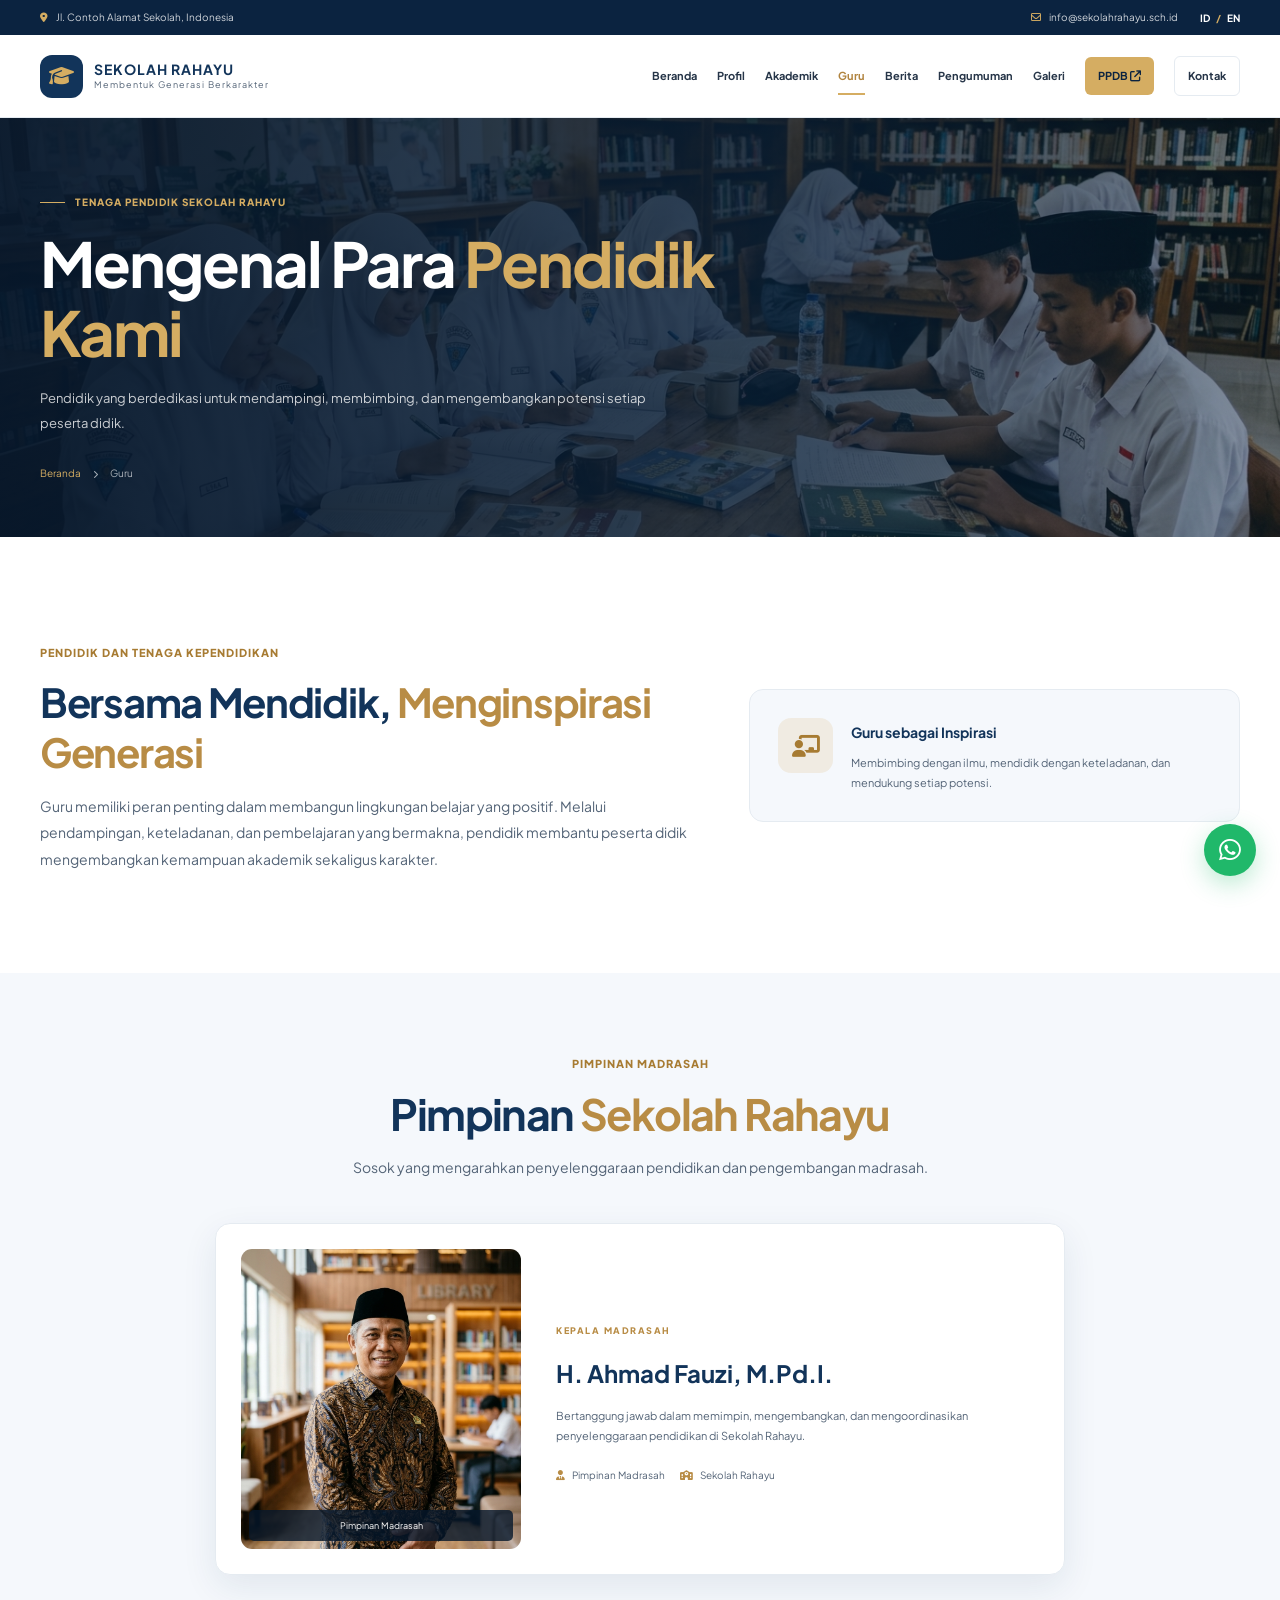
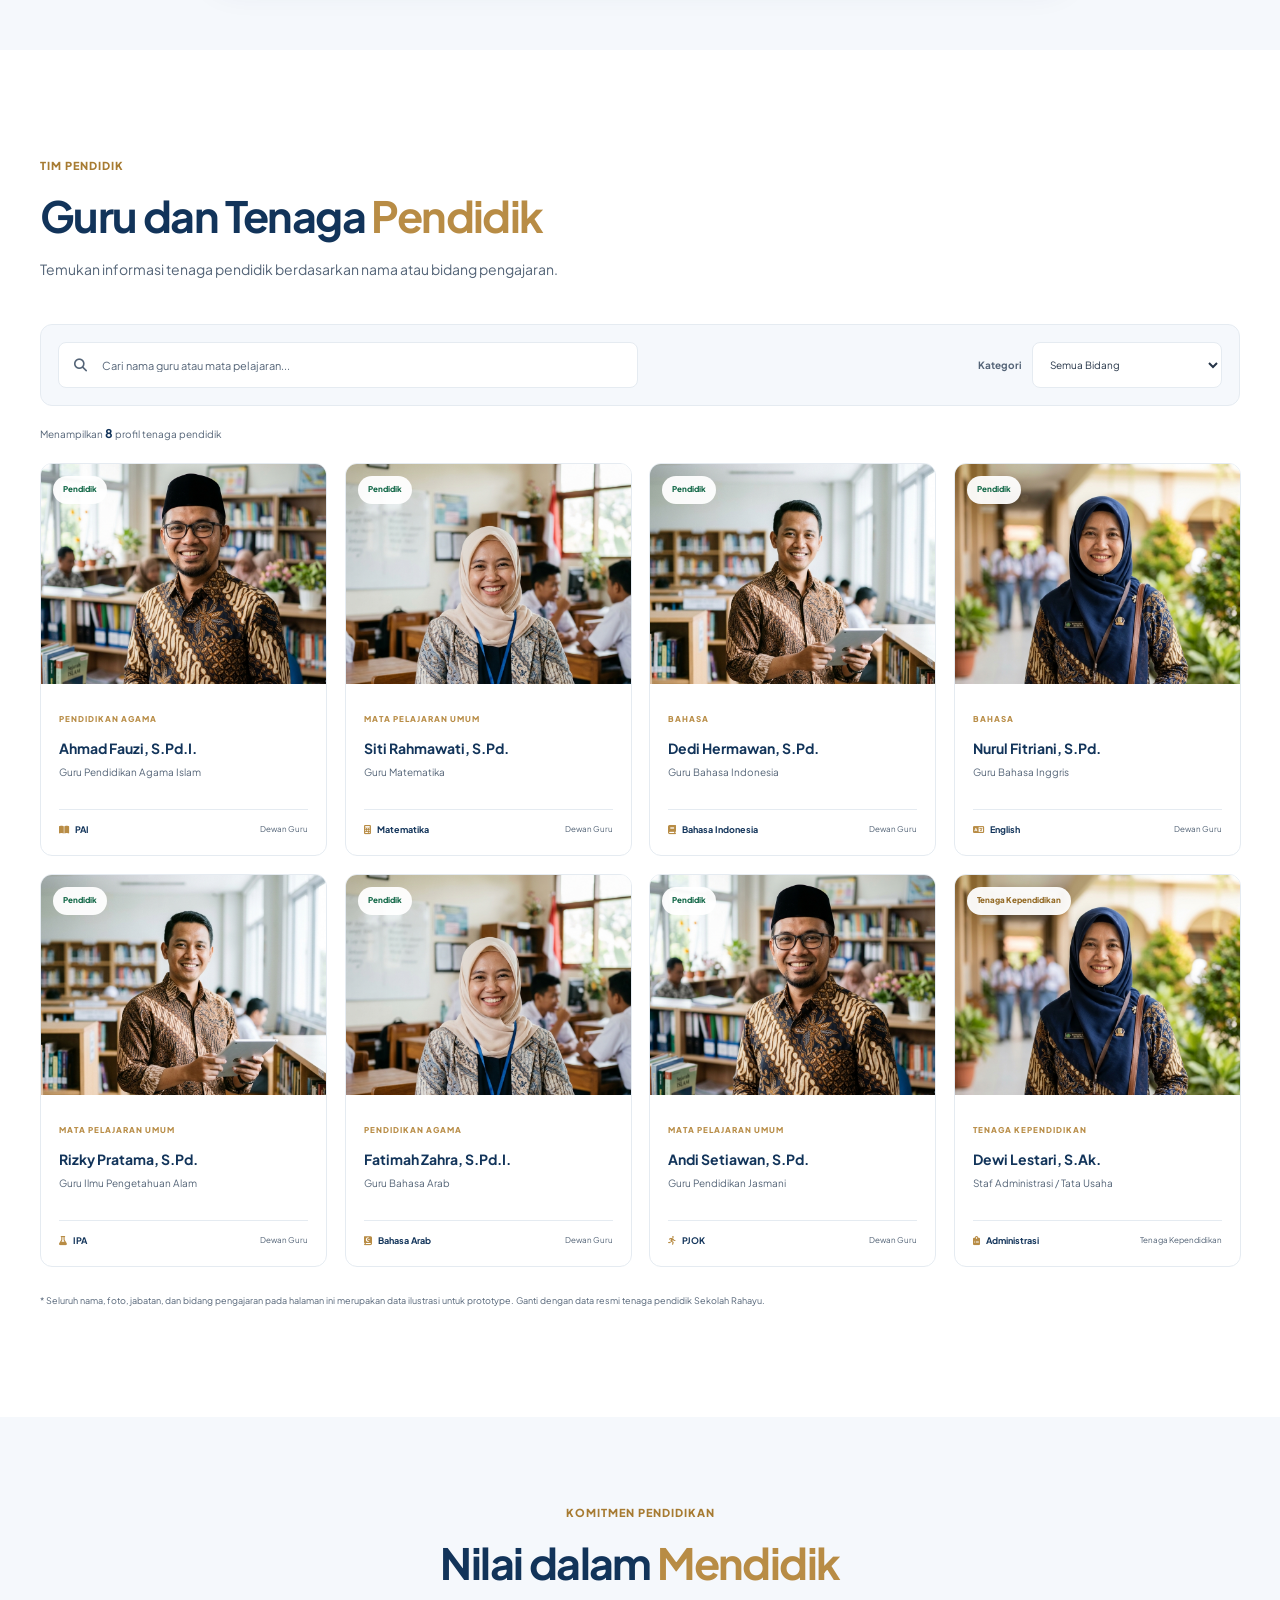
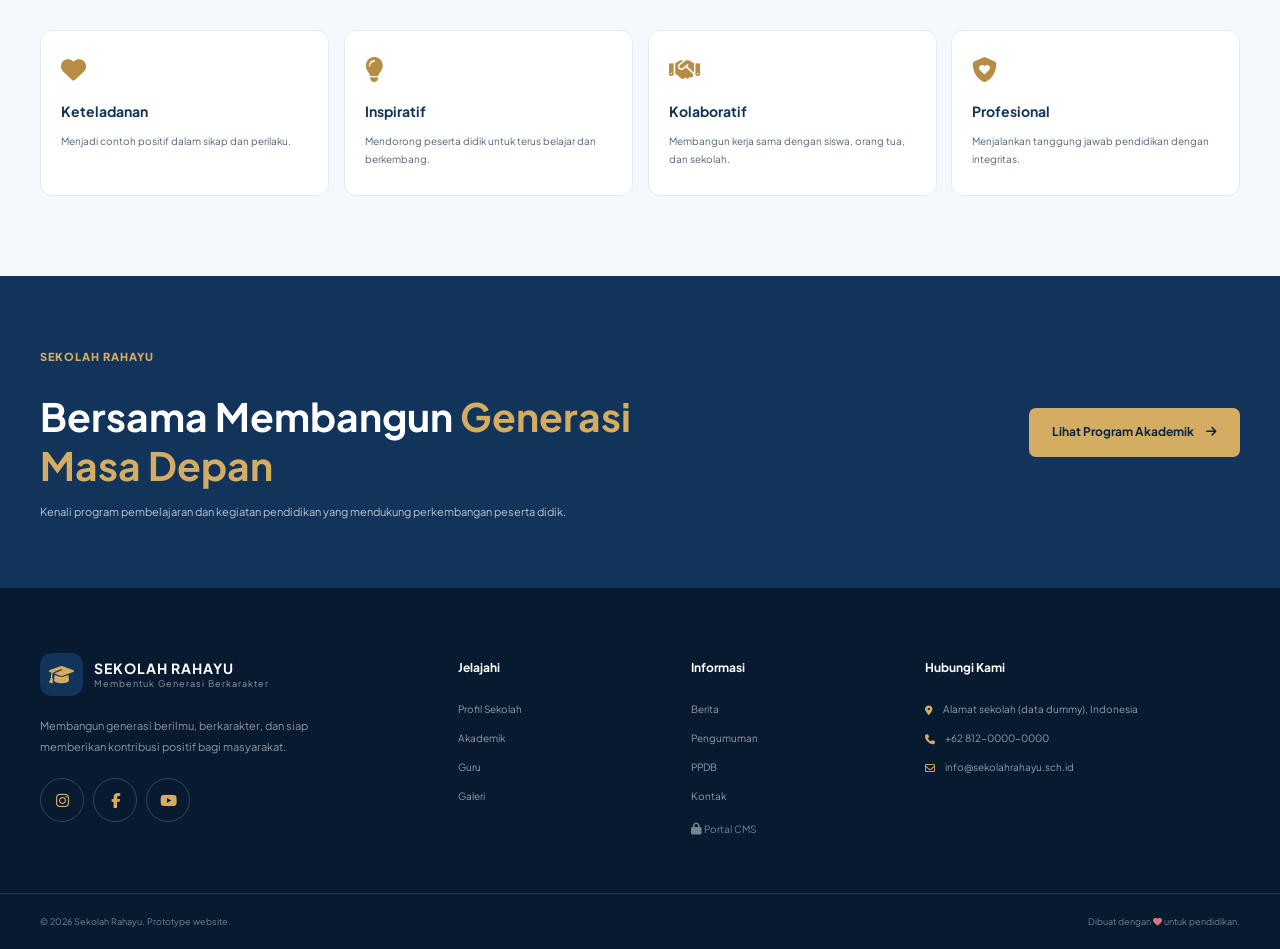
<file: pages/guru.html>
<!DOCTYPE html>
<html lang="id">
<head>
  <meta name="theme-color" content="#12345a">
    <meta charset="UTF-8">
    <meta name="viewport" content="width=device-width, initial-scale=1.0">
    <meta name="description" content="Kenali tenaga pendidik dan staf Sekolah Rahayu.">
    <title>Guru dan Tenaga Pendidik | Sekolah Rahayu</title>

    <link rel="preconnect" href="https://fonts.googleapis.com">
    <link rel="preconnect" href="https://fonts.gstatic.com" crossorigin>
    <link href="https://fonts.googleapis.com/css2?family=Plus+Jakarta+Sans:wght@400;500;600;700;800&display=swap" rel="stylesheet">

    <link rel="stylesheet" href="https://cdnjs.cloudflare.com/ajax/libs/font-awesome/6.5.2/css/all.min.css">

    <link rel="stylesheet" href="../assets/css/variables.css">
    <link rel="stylesheet" href="../assets/css/global.css">
    <link rel="stylesheet" href="../assets/css/navbar.css">
    <link rel="stylesheet" href="../assets/css/components.css">
    <link rel="stylesheet" href="../assets/css/pages.css">
    <link rel="stylesheet" href="../assets/css/responsive.css">
</head>

<body class="teachers-page">

    <!-- ANNOUNCEMENT BAR -->
    <div class="announcement-bar">
        <div class="container announcement-inner">
            <span>
                <i class="fa-solid fa-location-dot"></i>
                Jl. Contoh Alamat Sekolah, Indonesia
            </span>

            <div class="announcement-right">
                <a href="mailto:info@sekolahrahayu.sch.id">
                    <i class="fa-regular fa-envelope"></i>
                    info@sekolahrahayu.sch.id
                </a>

                <button class="language-toggle" id="languageToggle" type="button">
                    ID <span>/</span> EN
                </button>
            </div>
        </div>
    </div>

    <!-- NAVBAR -->
    <header class="site-header" id="siteHeader">
        <div class="container nav-container">

            <a class="brand" href="../index.html">
                <span class="brand-logo">
                    <i class="fa-solid fa-graduation-cap"></i>
                </span>

                <span class="brand-copy">
                    <strong>SEKOLAH RAHAYU</strong><small>Membentuk Generasi Berkarakter</small>
                </span>
            </a>

            <button
                class="mobile-menu-toggle"
                id="mobileMenuToggle"
                type="button"
                aria-label="Buka navigasi"
                aria-expanded="false"
            >
                <i class="fa-solid fa-bars"></i>
            </button>

            <nav class="main-nav" id="mainNav">
                <a class="nav-link" href="../index.html">Beranda</a>
                <a class="nav-link" href="profil.html">Profil</a>
                <a class="nav-link" href="akademik.html">Akademik</a>
                <a class="nav-link active" href="guru.html">Guru</a>
                <a class="nav-link" href="berita.html">Berita</a>
                <a class="nav-link" href="pengumuman.html">Pengumuman</a>
                <a class="nav-link" href="galeri.html">Galeri</a>
                <a class="nav-link nav-ppdb" href="ppdb.html">
                    PPDB <i class="fa-solid fa-arrow-up-right-from-square"></i>
                </a>
                <a class="nav-link nav-contact" href="kontak.html">Kontak</a>
            </nav>
</div>
    </header>

    <main>

        <!-- HERO -->
        <section class="teachers-hero">
            <div class="teachers-hero-overlay"></div>

            <div class="container teachers-hero-content reveal">
                <span class="eyebrow">
                    <span></span>
                    TENAGA PENDIDIK SEKOLAH RAHAYU
                </span>

                <h1>
                    Mengenal Para
                    <em>Pendidik Kami</em>
                </h1>

                <p>
                    Pendidik yang berdedikasi untuk mendampingi,
                    membimbing, dan mengembangkan potensi setiap peserta didik.
                </p>

                <div class="breadcrumb">
                    <a href="../index.html">Beranda</a>
                    <i class="fa-solid fa-chevron-right"></i>
                    <span>Guru</span>
                </div>
            </div>
        </section>

        <!-- INTRO -->
        <section class="section teachers-intro">
            <div class="container teachers-intro-grid">

                <div class="teachers-intro-copy reveal">
                    <span class="section-kicker">PENDIDIK DAN TENAGA KEPENDIDIKAN</span>

                    <h2>
                        Bersama Mendidik,
                        <em>Menginspirasi Generasi</em>
                    </h2>

                    <p class="section-description">
                        Guru memiliki peran penting dalam membangun lingkungan
                        belajar yang positif. Melalui pendampingan, keteladanan,
                        dan pembelajaran yang bermakna, pendidik membantu
                        peserta didik mengembangkan kemampuan akademik
                        sekaligus karakter.
                    </p>
                </div>

                <div class="teachers-intro-highlight reveal">
                    <div class="teacher-highlight-icon">
                        <i class="fa-solid fa-chalkboard-user"></i>
                    </div>
                    <div>
                        <strong>Guru sebagai Inspirasi</strong>
                        <p>
                            Membimbing dengan ilmu, mendidik dengan keteladanan,
                            dan mendukung setiap potensi.
                        </p>
                    </div>
                </div>

            </div>
        </section>

        <!-- PIMPINAN -->
        <section class="principal-teacher-section">
            <div class="container">

                <div class="section-heading centered reveal">
                    <span class="section-kicker">PIMPINAN MADRASAH</span>
                    <h2>
                        Pimpinan
                        <em>Sekolah Rahayu</em>
                    </h2>
                    <p class="section-description">
                        Sosok yang mengarahkan penyelenggaraan pendidikan
                        dan pengembangan madrasah.
                    </p>
                </div>

                <article class="principal-teacher-card reveal">
                    <div class="principal-teacher-photo">
                        <img
                            src="../images/kepala-madrasah.jpg"
                            alt="Foto Kepala Sekolah Rahayu"
                            loading="lazy"
                        >
                        <span>Pimpinan Madrasah</span>
                    </div>

                    <div class="principal-teacher-info">
                        <span class="teacher-role-label">KEPALA MADRASAH</span>
                        <h3>H. Ahmad Fauzi, M.Pd.I.</h3>
                        <p>
                            Bertanggung jawab dalam memimpin, mengembangkan,
                            dan mengoordinasikan penyelenggaraan pendidikan
                            di Sekolah Rahayu.
                        </p>

                        <div class="principal-teacher-meta">
                            <span>
                                <i class="fa-solid fa-user-tie"></i>
                                Pimpinan Madrasah
                            </span>
                            <span>
                                <i class="fa-solid fa-school"></i>
                                Sekolah Rahayu
                            </span>
                        </div>
                    </div>
                </article>

            </div>
        </section>

        <!-- DAFTAR GURU -->
        <section class="section teacher-directory-section" id="daftar-guru">
            <div class="container">

                <div class="section-heading reveal">
                    <span class="section-kicker">TIM PENDIDIK</span>
                    <h2>
                        Guru dan Tenaga
                        <em>Pendidik</em>
                    </h2>
                    <p class="section-description">
                        Temukan informasi tenaga pendidik berdasarkan nama
                        atau bidang pengajaran.
                    </p>
                </div>

                <!-- SEARCH AND FILTER -->
                <div class="teacher-toolbar reveal">

                    <div class="teacher-search">
                        <i class="fa-solid fa-magnifying-glass"></i>
                        <input
                            type="search"
                            id="teacherSearch"
                            placeholder="Cari nama guru atau mata pelajaran..."
                            autocomplete="off"
                            aria-label="Cari guru"
                        >
                        <button id="clearTeacherSearch" type="button" aria-label="Hapus pencarian">
                            <i class="fa-solid fa-xmark"></i>
                        </button>
                    </div>

                    <div class="teacher-filter">
                        <label for="teacherCategory">Kategori</label>
                        <select id="teacherCategory">
                            <option value="all">Semua Bidang</option>
                            <option value="agama">Pendidikan Agama</option>
                            <option value="umum">Mata Pelajaran Umum</option>
                            <option value="bahasa">Bahasa</option>
                            <option value="staff">Tenaga Kependidikan</option>
                        </select>
                    </div>

                </div>

                <div class="teacher-result-info">
                    <p>
                        Menampilkan <strong id="teacherCount">8</strong>
                        profil tenaga pendidik
                    </p>
                </div>

                <!-- TEACHER CARDS -->
                <div class="teacher-directory-grid" id="teacherGrid">

                    <article
                        class="teacher-profile-card reveal"
                        data-category="agama"
                        data-search="ahmad fauzi pendidikan agama islam pai"
                    >
                        <div class="teacher-profile-photo">
                            <img
                                src="../images/guru-pria-2.jpg"
                                alt="Foto Guru Ahmad Fauzi, S.Pd.I."
                                loading="lazy"
                            >
                            <span class="teacher-status">Pendidik</span>
                        </div>
                        <div class="teacher-profile-info">
                            <span class="teacher-subject">PENDIDIKAN AGAMA</span>
                            <h3>Ahmad Fauzi, S.Pd.I.</h3>
                            <p>Guru Pendidikan Agama Islam</p>
                            <div class="teacher-card-footer">
                                <span><i class="fa-solid fa-book-open"></i> PAI</span>
                                <span>Dewan Guru</span>
                            </div>
                        </div>
                    </article>

                    <article
                        class="teacher-profile-card reveal"
                        data-category="umum"
                        data-search="siti rahmawati matematika"
                    >
                        <div class="teacher-profile-photo">
                            <img
                                src="../images/guru-wanita-1.jpg"
                                alt="Foto Guru Siti Rahmawati, S.Pd."
                                loading="lazy"
                            >
                            <span class="teacher-status">Pendidik</span>
                        </div>
                        <div class="teacher-profile-info">
                            <span class="teacher-subject">MATA PELAJARAN UMUM</span>
                            <h3>Siti Rahmawati, S.Pd.</h3>
                            <p>Guru Matematika</p>
                            <div class="teacher-card-footer">
                                <span><i class="fa-solid fa-calculator"></i> Matematika</span>
                                <span>Dewan Guru</span>
                            </div>
                        </div>
                    </article>

                    <article
                        class="teacher-profile-card reveal"
                        data-category="bahasa"
                        data-search="dedi hermawan bahasa indonesia"
                    >
                        <div class="teacher-profile-photo">
                            <img
                                src="../images/guru-pria-1.jpg"
                                alt="Foto Guru Dedi Hermawan, S.Pd."
                                loading="lazy"
                            >
                            <span class="teacher-status">Pendidik</span>
                        </div>
                        <div class="teacher-profile-info">
                            <span class="teacher-subject">BAHASA</span>
                            <h3>Dedi Hermawan, S.Pd.</h3>
                            <p>Guru Bahasa Indonesia</p>
                            <div class="teacher-card-footer">
                                <span><i class="fa-solid fa-book"></i> Bahasa Indonesia</span>
                                <span>Dewan Guru</span>
                            </div>
                        </div>
                    </article>

                    <article
                        class="teacher-profile-card reveal"
                        data-category="bahasa"
                        data-search="nurul fitriani bahasa inggris"
                    >
                        <div class="teacher-profile-photo">
                            <img
                                src="../images/guru-wanita-2.jpg"
                                alt="Foto Guru Nurul Fitriani, S.Pd."
                                loading="lazy"
                            >
                            <span class="teacher-status">Pendidik</span>
                        </div>
                        <div class="teacher-profile-info">
                            <span class="teacher-subject">BAHASA</span>
                            <h3>Nurul Fitriani, S.Pd.</h3>
                            <p>Guru Bahasa Inggris</p>
                            <div class="teacher-card-footer">
                                <span><i class="fa-solid fa-language"></i> English</span>
                                <span>Dewan Guru</span>
                            </div>
                        </div>
                    </article>

                    <article
                        class="teacher-profile-card reveal"
                        data-category="umum"
                        data-search="rizky pratama ilmu pengetahuan alam ipa"
                    >
                        <div class="teacher-profile-photo">
                            <img
                                src="../images/guru-pria-1.jpg"
                                alt="Foto Guru Rizky Pratama, S.Pd."
                                loading="lazy"
                            >
                            <span class="teacher-status">Pendidik</span>
                        </div>
                        <div class="teacher-profile-info">
                            <span class="teacher-subject">MATA PELAJARAN UMUM</span>
                            <h3>Rizky Pratama, S.Pd.</h3>
                            <p>Guru Ilmu Pengetahuan Alam</p>
                            <div class="teacher-card-footer">
                                <span><i class="fa-solid fa-flask"></i> IPA</span>
                                <span>Dewan Guru</span>
                            </div>
                        </div>
                    </article>

                    <article
                        class="teacher-profile-card reveal"
                        data-category="agama"
                        data-search="fatimah zahra bahasa arab"
                    >
                        <div class="teacher-profile-photo">
                            <img
                                src="../images/guru-wanita-1.jpg"
                                alt="Foto Guru Fatimah Zahra, S.Pd.I."
                                loading="lazy"
                            >
                            <span class="teacher-status">Pendidik</span>
                        </div>
                        <div class="teacher-profile-info">
                            <span class="teacher-subject">PENDIDIKAN AGAMA</span>
                            <h3>Fatimah Zahra, S.Pd.I.</h3>
                            <p>Guru Bahasa Arab</p>
                            <div class="teacher-card-footer">
                                <span><i class="fa-solid fa-book-quran"></i> Bahasa Arab</span>
                                <span>Dewan Guru</span>
                            </div>
                        </div>
                    </article>

                    <article
                        class="teacher-profile-card reveal"
                        data-category="umum"
                        data-search="andi setiawan pendidikan jasmani olahraga"
                    >
                        <div class="teacher-profile-photo">
                            <img
                                src="../images/guru-pria-2.jpg"
                                alt="Foto Guru Andi Setiawan, S.Pd."
                                loading="lazy"
                            >
                            <span class="teacher-status">Pendidik</span>
                        </div>
                        <div class="teacher-profile-info">
                            <span class="teacher-subject">MATA PELAJARAN UMUM</span>
                            <h3>Andi Setiawan, S.Pd.</h3>
                            <p>Guru Pendidikan Jasmani</p>
                            <div class="teacher-card-footer">
                                <span><i class="fa-solid fa-person-running"></i> PJOK</span>
                                <span>Dewan Guru</span>
                            </div>
                        </div>
                    </article>

                    <article
                        class="teacher-profile-card reveal"
                        data-category="staff"
                        data-search="dewi lestari administrasi tata usaha tenaga kependidikan"
                    >
                        <div class="teacher-profile-photo">
                            <img
                                src="../images/guru-wanita-2.jpg"
                                alt="Foto Staf Dewi Lestari, S.Ak."
                                loading="lazy"
                            >
                            <span class="teacher-status staff-status">Tenaga Kependidikan</span>
                        </div>
                        <div class="teacher-profile-info">
                            <span class="teacher-subject">TENAGA KEPENDIDIKAN</span>
                            <h3>Dewi Lestari, S.Ak.</h3>
                            <p>Staf Administrasi / Tata Usaha</p>
                            <div class="teacher-card-footer">
                                <span><i class="fa-solid fa-clipboard-list"></i> Administrasi</span>
                                <span>Tenaga Kependidikan</span>
                            </div>
                        </div>
                    </article>

                </div>

                <!-- EMPTY STATE -->
                <div class="teacher-empty-state" id="teacherEmpty" hidden>
                    <div>
                        <i class="fa-solid fa-user-slash"></i>
                    </div>
                    <h3>Guru tidak ditemukan</h3>
                    <p>
                        Coba gunakan kata kunci atau kategori pencarian lainnya.
                    </p>
                    <button type="button" id="resetTeacherFilter">
                        Tampilkan Semua Guru
                    </button>
                </div>

                <p class="teacher-data-note">
                    * Seluruh nama, foto, jabatan, dan bidang pengajaran
                    pada halaman ini merupakan data ilustrasi untuk prototype.
                    Ganti dengan data resmi tenaga pendidik Sekolah Rahayu.
                </p>

            </div>
        </section>

        <!-- NILAI PENDIDIK -->
        <section class="teacher-values-section">
            <div class="container">

                <div class="section-heading centered reveal">
                    <span class="section-kicker">KOMITMEN PENDIDIKAN</span>
                    <h2>
                        Nilai dalam
                        <em>Mendidik</em>
                    </h2>
                </div>

                <div class="teacher-values-grid">

                    <article class="teacher-value-card reveal">
                        <i class="fa-solid fa-heart"></i>
                        <h3>Keteladanan</h3>
                        <p>Menjadi contoh positif dalam sikap dan perilaku.</p>
                    </article>

                    <article class="teacher-value-card reveal">
                        <i class="fa-solid fa-lightbulb"></i>
                        <h3>Inspiratif</h3>
                        <p>Mendorong peserta didik untuk terus belajar dan berkembang.</p>
                    </article>

                    <article class="teacher-value-card reveal">
                        <i class="fa-solid fa-handshake"></i>
                        <h3>Kolaboratif</h3>
                        <p>Membangun kerja sama dengan siswa, orang tua, dan sekolah.</p>
                    </article>

                    <article class="teacher-value-card reveal">
                        <i class="fa-solid fa-shield-heart"></i>
                        <h3>Profesional</h3>
                        <p>Menjalankan tanggung jawab pendidikan dengan integritas.</p>
                    </article>

                </div>

            </div>
        </section>

        <!-- CTA -->
        <section class="teachers-cta">
            <div class="container teachers-cta-inner">
                <div>
                    <span class="section-kicker light-kicker">SEKOLAH RAHAYU</span>
                    <h2>
                        Bersama Membangun
                        <em>Generasi Masa Depan</em>
                    </h2>
                    <p>
                        Kenali program pembelajaran dan kegiatan pendidikan
                        yang mendukung perkembangan peserta didik.
                    </p>
                </div>

                <a href="akademik.html" class="btn btn-gold">
                    Lihat Program Akademik
                    <i class="fa-solid fa-arrow-right"></i>
                </a>
            </div>
        </section>

    </main>

    <!-- FOOTER -->
    <footer class="site-footer" id="siteFooter">

        <div class="container footer-main">

            <div class="footer-brand">
                <a class="brand brand-light" href="../index.html">
                    <span class="brand-logo">
                        <i class="fa-solid fa-graduation-cap"></i>
                    </span>

                    <span class="brand-copy">
                        <strong>SEKOLAH RAHAYU</strong><small>Membentuk Generasi Berkarakter</small>
                    </span>
                </a>

                <p>
                    Membangun generasi berilmu, berkarakter, dan siap
                    memberikan kontribusi positif bagi masyarakat.
                </p>

                <div class="social-links">
                    <a href="https://instagram.com" target="_blank" rel="noopener noreferrer" aria-label="Instagram resmi Sekolah Rahayu"><i class="fa-brands fa-instagram"></i></a>
                    <a href="https://facebook.com" target="_blank" rel="noopener noreferrer" aria-label="Facebook resmi Sekolah Rahayu"><i class="fa-brands fa-facebook-f"></i></a>
                    <a href="https://youtube.com" target="_blank" rel="noopener noreferrer" aria-label="Kanal YouTube resmi Sekolah Rahayu"><i class="fa-brands fa-youtube"></i></a>
                </div>
            </div>

            <div class="footer-column">
                <h4>Jelajahi</h4>
                <a href="profil.html">Profil Sekolah</a>
                <a href="akademik.html">Akademik</a>
                <a href="guru.html">Guru</a>
                <a href="galeri.html">Galeri</a>
            </div>

            <div class="footer-column">
                <h4>Informasi</h4>
                <a href="berita.html">Berita</a>
                <a href="pengumuman.html">Pengumuman</a>
                <a href="ppdb.html">PPDB</a>
                <a href="kontak.html">Kontak</a>
                <a href="../admin/login.html" style="margin-top:4px; opacity:0.8;"><i class="fa-solid fa-lock" style="font-size:0.75rem;"></i> Portal CMS</a>
            </div>

            <div class="footer-column footer-contact">
                <h4>Hubungi Kami</h4>
                <p>
                    <i class="fa-solid fa-location-dot"></i>
                    Alamat sekolah (data dummy), Indonesia
                </p>
                <p>
                    <i class="fa-solid fa-phone"></i>
                    +62 812-0000-0000
                </p>
                <p>
                    <i class="fa-regular fa-envelope"></i>
                    info@sekolahrahayu.sch.id
                </p>
            </div>

        </div>

        <div class="footer-bottom">
            <div class="container">
                <span>
                    © <span id="currentYear"></span>
                    Sekolah Rahayu. Prototype website.
                </span>
                <span>
                    Dibuat dengan <i class="fa-solid fa-heart"></i>
                    untuk pendidikan.
                </span>
            </div>
        </div>

    </footer>

    <!-- WHATSAPP -->
    <a
        class="floating-whatsapp"
        href="https://wa.me/6281200000000?text=Halo%20Sekolah%20Rahayu"
        target="_blank"
        rel="noopener"
        aria-label="Hubungi melalui WhatsApp"
    >
        <i class="fa-brands fa-whatsapp"></i>
    </a>

    <!-- BACK TO TOP -->
    <button class="back-to-top" id="backToTop" type="button" aria-label="Kembali ke atas">
        <i class="fa-solid fa-arrow-up"></i>
    </button>

    <!-- JAVASCRIPT GLOBAL -->
    <script src="../assets/js/config.js"></script>
    <script src="../assets/js/storage.js"></script>
    <script src="../assets/js/data.js"></script>
    <script src="../assets/js/components.js"></script>
    <script src="../assets/js/navigation.js"></script>
<script src="../assets/js/language.js"></script>
    <script src="../assets/js/main.js"></script>

    <!-- JAVASCRIPT HALAMAN GURU -->
    <script src="../assets/js/guru.js"></script>

</body>
</html>
</file>
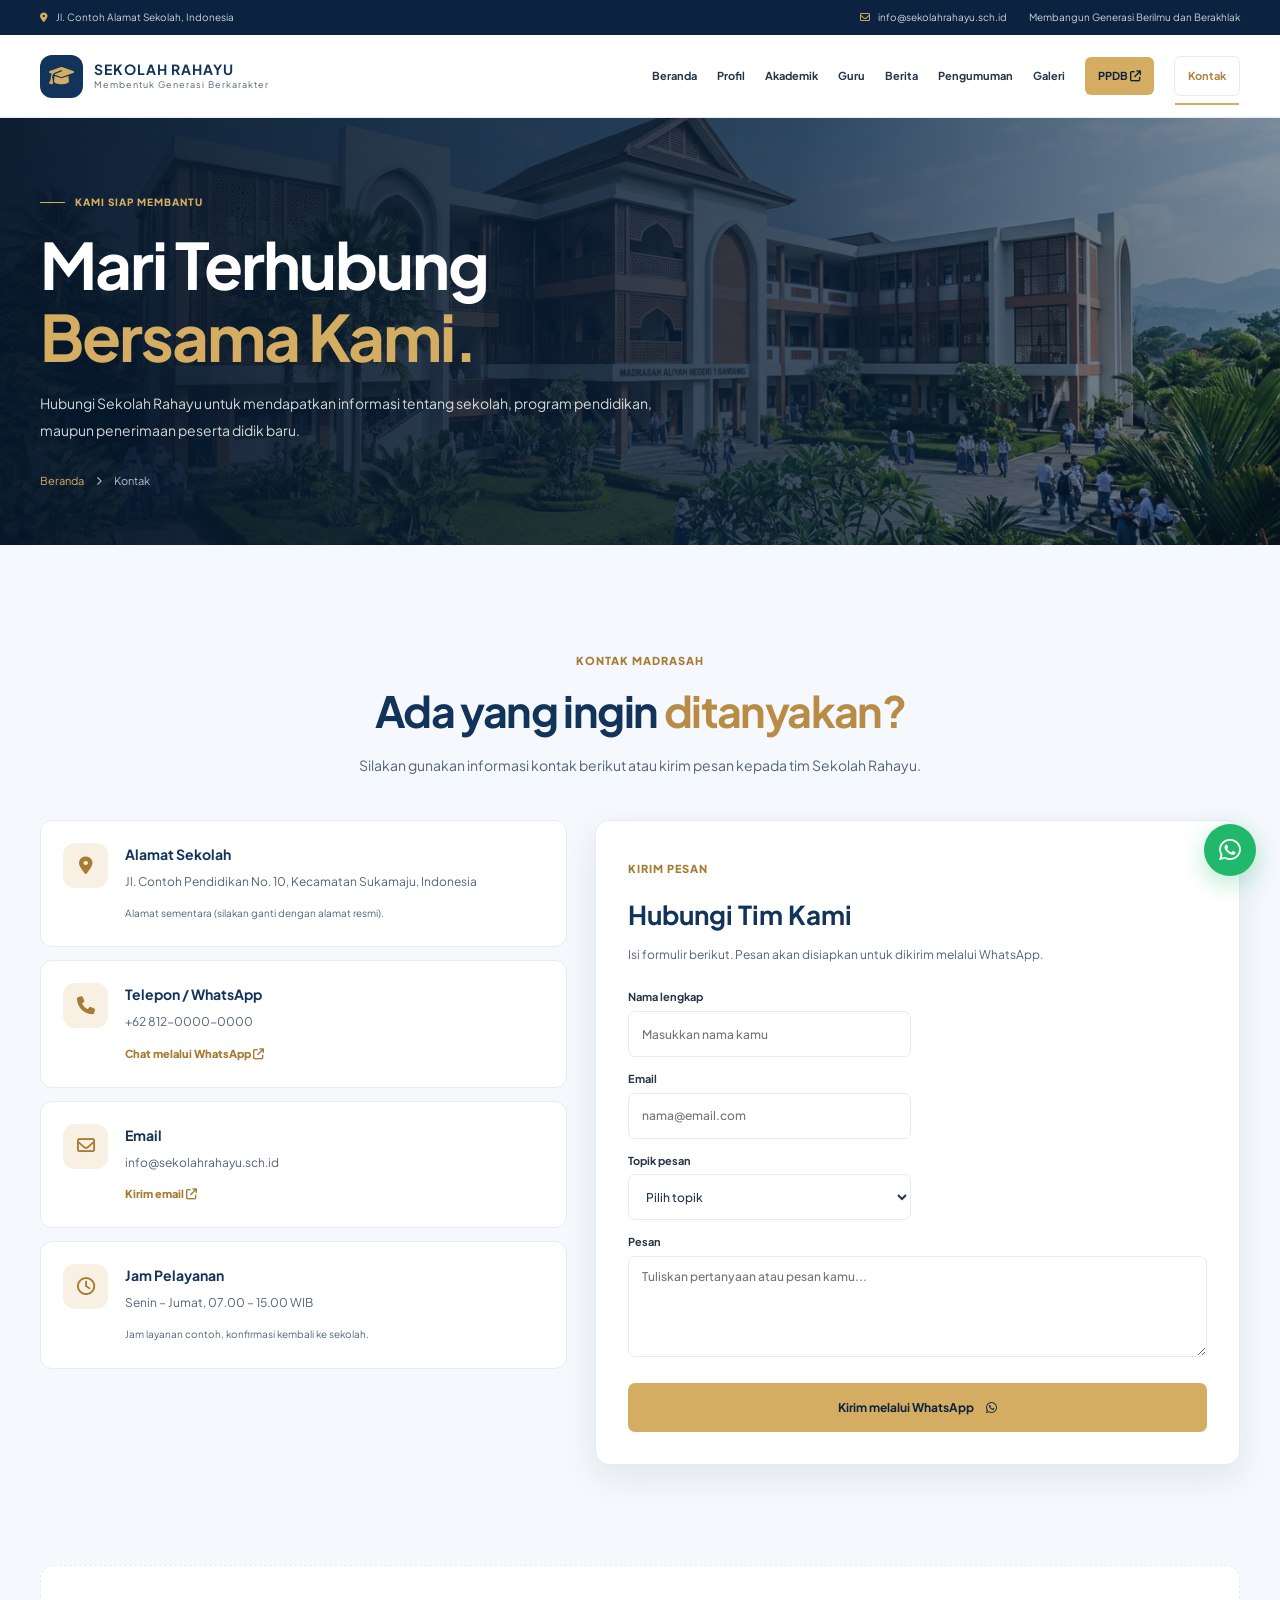
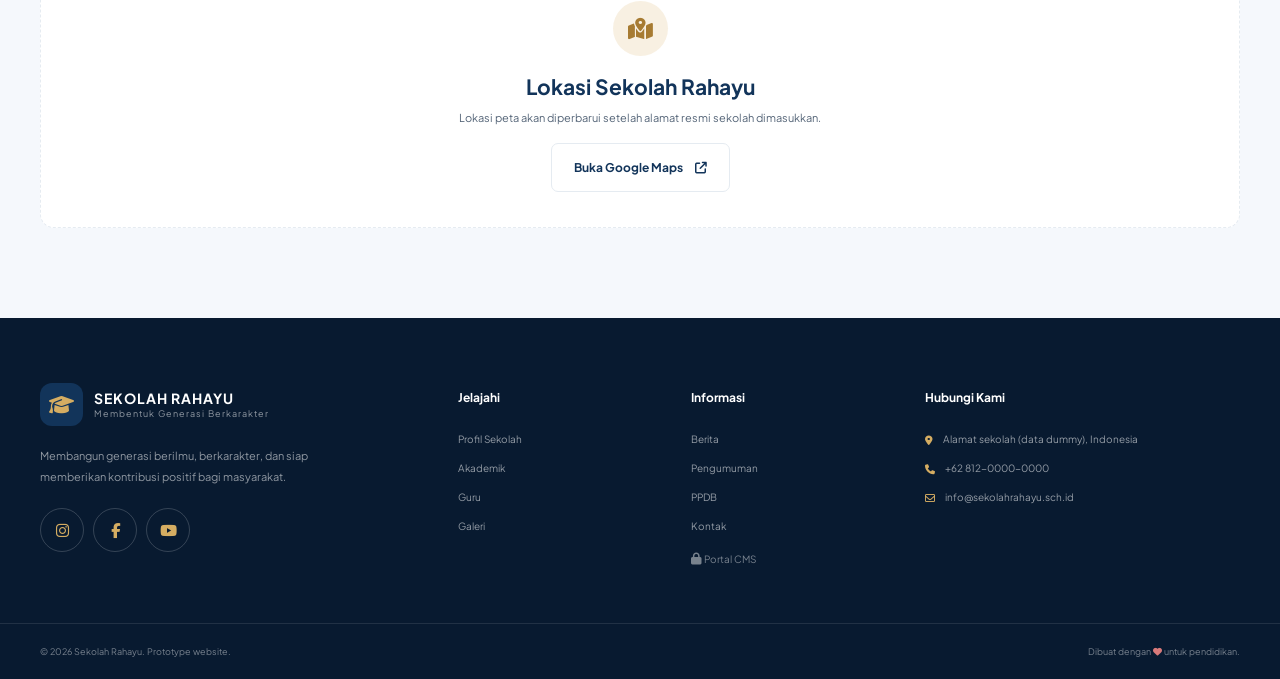
<file: pages/kontak.html>
<!DOCTYPE html>
<html lang="id">
<head>
  <meta charset="UTF-8">
  <meta name="viewport" content="width=device-width, initial-scale=1.0">
  <meta name="description" content="Informasi alamat dan kontak resmi Sekolah Rahayu.">
  <meta name="theme-color" content="#12345a">
  <title>Kontak Sekolah | Sekolah Rahayu</title>
  <link rel="preconnect" href="https://fonts.googleapis.com">
  <link rel="preconnect" href="https://fonts.gstatic.com" crossorigin>
  <link href="https://fonts.googleapis.com/css2?family=Plus+Jakarta+Sans:wght@400;500;600;700;800&display=swap" rel="stylesheet">
  <link rel="stylesheet" href="https://cdnjs.cloudflare.com/ajax/libs/font-awesome/6.5.2/css/all.min.css">
  <link rel="stylesheet" href="../assets/css/variables.css">
  <link rel="stylesheet" href="../assets/css/global.css">
  <link rel="stylesheet" href="../assets/css/navbar.css">
  <link rel="stylesheet" href="../assets/css/components.css">
  <link rel="stylesheet" href="../assets/css/pages.css">
  <link rel="stylesheet" href="../assets/css/responsive.css">
  <link rel="stylesheet" href="../assets/css/pages-extra.css">
</head>
<body>

<div class="announcement-bar">
  <div class="container announcement-inner">
    <span><i class="fa-solid fa-location-dot"></i> Jl. Contoh Alamat Sekolah, Indonesia</span>
    <div class="announcement-right">
      <a href="mailto:info@sekolahrahayu.sch.id"><i class="fa-regular fa-envelope"></i> info@sekolahrahayu.sch.id</a>
      <span>Membangun Generasi Berilmu dan Berakhlak</span>
    </div>
  </div>
</div>
<header class="site-header" id="siteHeader">
  <div class="container nav-container">
    <a class="brand" href="../index.html" aria-label="Sekolah Rahayu Beranda">
      <span class="brand-logo"><i class="fa-solid fa-graduation-cap"></i></span>
      <span class="brand-copy"><strong>SEKOLAH RAHAYU</strong><small>Membentuk Generasi Berkarakter</small></span>
    </a>
    <button class="mobile-menu-toggle" id="mobileMenuToggle" type="button" aria-label="Buka navigasi" aria-expanded="false">
      <i class="fa-solid fa-bars"></i>
    </button>
    <nav class="main-nav" id="mainNav" aria-label="Navigasi utama">
      <a class="nav-link" href="../index.html">Beranda</a>
      <a class="nav-link" href="profil.html">Profil</a>
      <a class="nav-link" href="akademik.html">Akademik</a>
      <a class="nav-link" href="guru.html">Guru</a>
      <a class="nav-link" href="berita.html">Berita</a>
      <a class="nav-link" href="pengumuman.html">Pengumuman</a>
      <a class="nav-link" href="galeri.html">Galeri</a>
      <a class="nav-link nav-ppdb" href="ppdb.html">PPDB <i class="fa-solid fa-arrow-up-right-from-square"></i></a>
      <a class="nav-link nav-contact active" href="kontak.html">Kontak</a>
    </nav>
  </div>
</header>

<main class="contact-page">

<section class="subpage-hero contact-hero">
  <div class="container subpage-hero-content">
    <span class="eyebrow"><span></span> KAMI SIAP MEMBANTU</span>
    <h1>Mari Terhubung<br><em>Bersama Kami.</em></h1>
    <p>Hubungi Sekolah Rahayu untuk mendapatkan informasi tentang sekolah, program pendidikan, maupun penerimaan peserta didik baru.</p>
    <div class="breadcrumb"><a href="../index.html">Beranda</a><i class="fa-solid fa-chevron-right"></i><span>Kontak</span></div>
  </div>
</section>
<section class="section contact-section">
  <div class="container">
    <div class="section-heading centered"><span class="section-kicker">KONTAK MADRASAH</span><h2>Ada yang ingin <em>ditanyakan?</em></h2><p class="section-description">Silakan gunakan informasi kontak berikut atau kirim pesan kepada tim Sekolah Rahayu.</p></div>
    <div class="contact-layout">
      <div class="contact-info">
        <article class="contact-info-card"><span><i class="fa-solid fa-location-dot"></i></span><div><h3>Alamat Sekolah</h3><p>Jl. Contoh Pendidikan No. 10, Kecamatan Sukamaju, Indonesia</p><small>Alamat sementara (silakan ganti dengan alamat resmi).</small></div></article>
        <article class="contact-info-card"><span><i class="fa-solid fa-phone"></i></span><div><h3>Telepon / WhatsApp</h3><p>+62 812-0000-0000</p><a href="https://wa.me/6281200000000" target="_blank" rel="noopener">Chat melalui WhatsApp <i class="fa-solid fa-arrow-up-right-from-square"></i></a></div></article>
        <article class="contact-info-card"><span><i class="fa-regular fa-envelope"></i></span><div><h3>Email</h3><p>info@sekolahrahayu.sch.id</p><a href="mailto:info@sekolahrahayu.sch.id">Kirim email <i class="fa-solid fa-arrow-up-right-from-square"></i></a></div></article>
        <article class="contact-info-card"><span><i class="fa-regular fa-clock"></i></span><div><h3>Jam Pelayanan</h3><p>Senin – Jumat, 07.00 – 15.00 WIB</p><small>Jam layanan contoh, konfirmasi kembali ke sekolah.</small></div></article>
      </div>
      <div class="contact-form-panel">
        <span class="section-kicker">KIRIM PESAN</span><h2>Hubungi Tim Kami</h2><p>Isi formulir berikut. Pesan akan disiapkan untuk dikirim melalui WhatsApp.</p>
        <form id="contactForm" class="contact-form">
          <label for="contactName">Nama lengkap</label><input id="contactName" name="name" type="text" placeholder="Masukkan nama kamu" required minlength="2">
          <label for="contactEmail">Email</label><input id="contactEmail" name="email" type="email" placeholder="nama@email.com">
          <label for="contactSubject">Topik pesan</label><select id="contactSubject" name="subject" required><option value="">Pilih topik</option><option>Informasi sekolah</option><option>Akademik dan kegiatan</option><option>Pendaftaran PPDB</option><option>Kerja sama</option><option>Lainnya</option></select>
          <label for="contactMessage">Pesan</label><textarea id="contactMessage" name="message" rows="5" placeholder="Tuliskan pertanyaan atau pesan kamu..." required minlength="10"></textarea>
          <p class="form-feedback" id="contactFeedback" role="status" aria-live="polite"></p>
          <button class="btn btn-gold" type="submit">Kirim melalui WhatsApp <i class="fa-brands fa-whatsapp"></i></button>
        </form>
      </div>
    </div>
  </div>
</section>
<section class="contact-map-section">
  <div class="container">
    <div class="map-placeholder"><div class="map-placeholder-icon"><i class="fa-solid fa-map-location-dot"></i></div><h2>Lokasi Sekolah Rahayu</h2><p>Lokasi peta akan diperbarui setelah alamat resmi sekolah dimasukkan.</p><a class="btn btn-outline-dark" href="https://www.google.com/maps" target="_blank" rel="noopener">Buka Google Maps <i class="fa-solid fa-arrow-up-right-from-square"></i></a></div>
  </div>
</section>

</main>

<footer class="site-footer" id="siteFooter">
  <div class="container footer-main">
    <div class="footer-brand">
      <a class="brand brand-light" href="../index.html">
        <span class="brand-logo"><i class="fa-solid fa-graduation-cap"></i></span>
        <span class="brand-copy"><strong>SEKOLAH RAHAYU</strong><small>Membentuk Generasi Berkarakter</small></span>
      </a>
      <p>Membangun generasi berilmu, berkarakter, dan siap memberikan kontribusi positif bagi masyarakat.</p>
      <div class="social-links">
        <a href="https://instagram.com" target="_blank" rel="noopener noreferrer" aria-label="Instagram resmi Sekolah Rahayu"><i class="fa-brands fa-instagram"></i></a>
        <a href="https://facebook.com" target="_blank" rel="noopener noreferrer" aria-label="Facebook resmi Sekolah Rahayu"><i class="fa-brands fa-facebook-f"></i></a>
        <a href="https://youtube.com" target="_blank" rel="noopener noreferrer" aria-label="Kanal YouTube resmi Sekolah Rahayu"><i class="fa-brands fa-youtube"></i></a>
      </div>
    </div>
    <div class="footer-column"><h4>Jelajahi</h4><a href="profil.html">Profil Sekolah</a><a href="akademik.html">Akademik</a><a href="guru.html">Guru</a><a href="galeri.html">Galeri</a></div>
    <div class="footer-column"><h4>Informasi</h4><a href="berita.html">Berita</a><a href="pengumuman.html">Pengumuman</a><a href="ppdb.html">PPDB</a><a href="kontak.html">Kontak</a><a href="../admin/login.html" style="margin-top:4px; opacity:0.8;"><i class="fa-solid fa-lock" style="font-size:0.75rem;"></i> Portal CMS</a></div>
    <div class="footer-column footer-contact"><h4>Hubungi Kami</h4><p><i class="fa-solid fa-location-dot"></i> Alamat sekolah (data dummy), Indonesia</p><p><i class="fa-solid fa-phone"></i> +62 812-0000-0000</p><p><i class="fa-regular fa-envelope"></i> info@sekolahrahayu.sch.id</p></div>
  </div>
  <div class="footer-bottom"><div class="container"><span>© <span id="currentYear"></span> Sekolah Rahayu. Prototype website.</span><span>Dibuat dengan <i class="fa-solid fa-heart"></i> untuk pendidikan.</span></div></div>
</footer>
<a class="floating-whatsapp" href="https://wa.me/6281200000000?text=Halo%20Sekolah%20Rahayu" target="_blank" rel="noopener" aria-label="Hubungi melalui WhatsApp"><i class="fa-brands fa-whatsapp"></i></a>
<button class="back-to-top" id="backToTop" type="button" aria-label="Kembali ke atas"><i class="fa-solid fa-arrow-up"></i></button>

<script src="../assets/js/config.js"></script>
<script src="../assets/js/storage.js"></script>
<script src="../assets/js/data.js"></script>
<script src="../assets/js/components.js"></script>
<script src="../assets/js/navigation.js"></script>
<script src="../assets/js/language.js"></script>
<script src="../assets/js/main.js"></script>
<script src="../assets/js/kontak.js"></script>
</body>
</html>
</file>
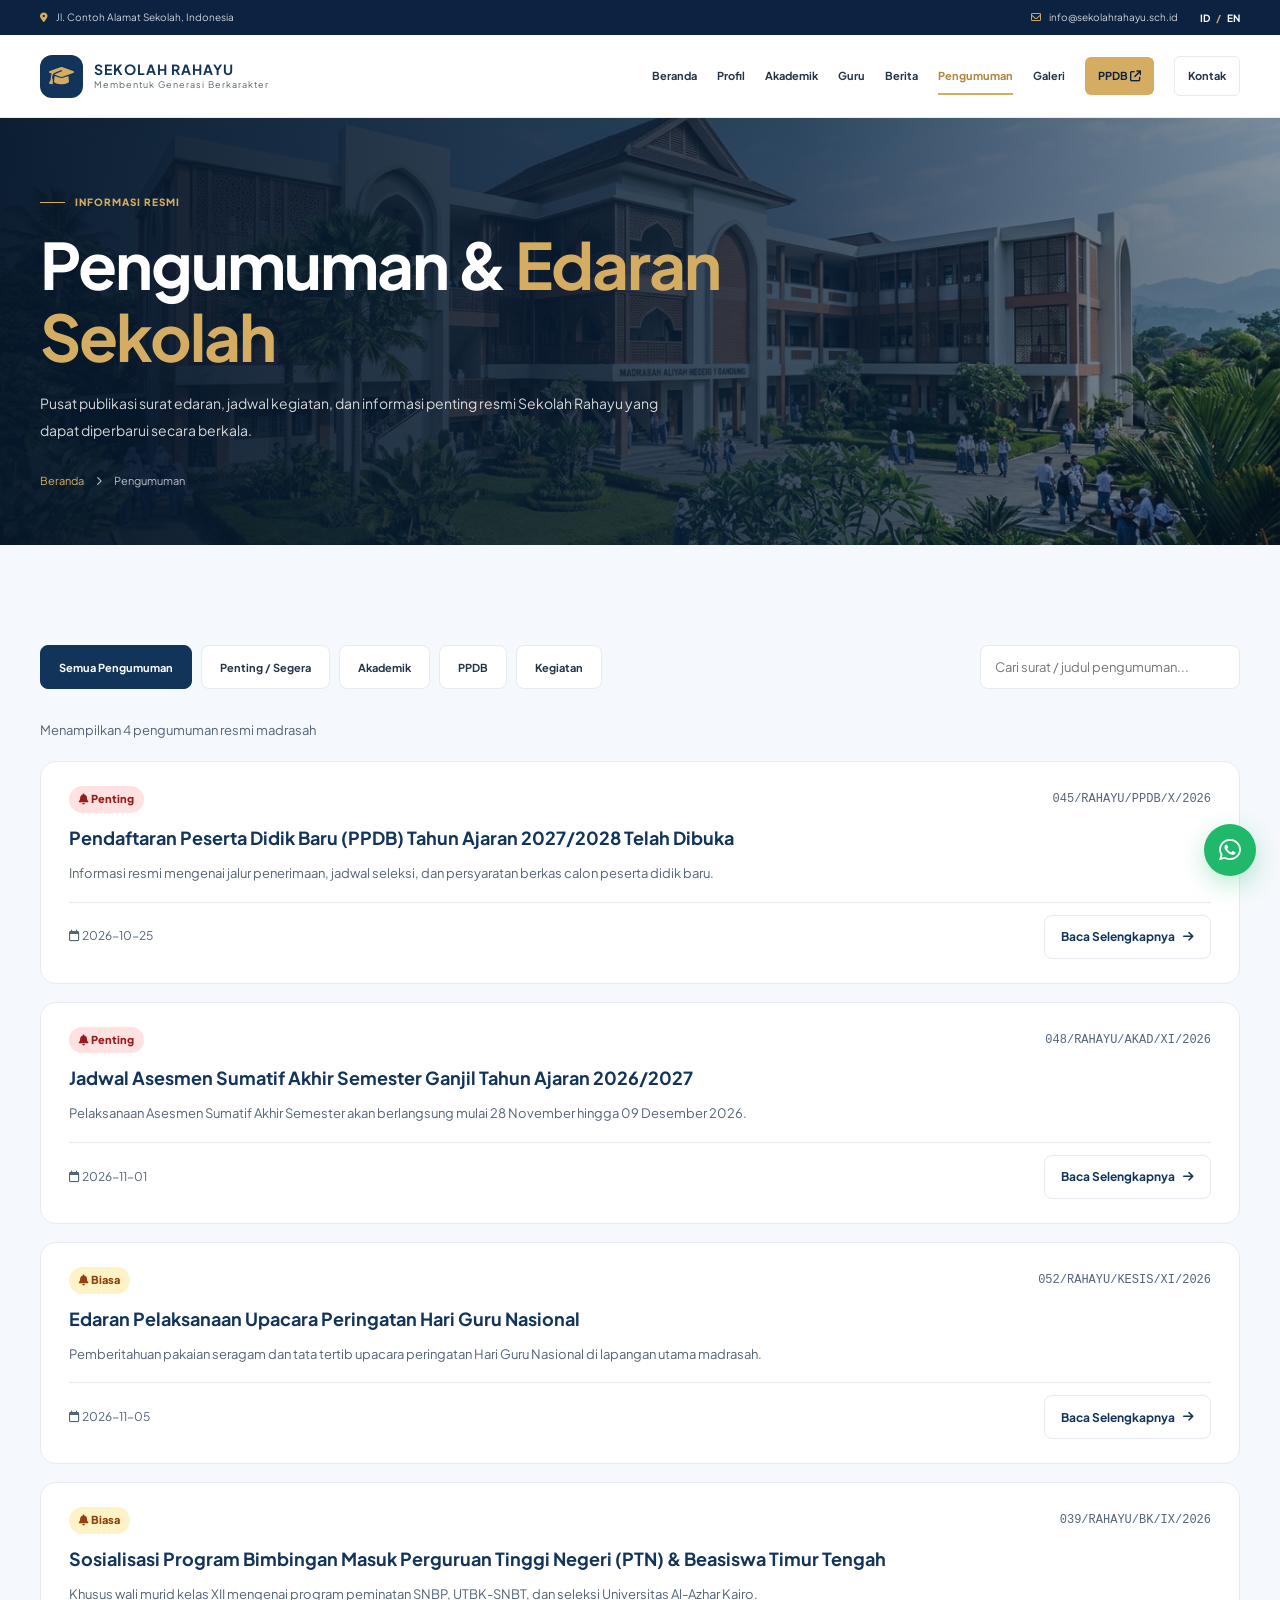
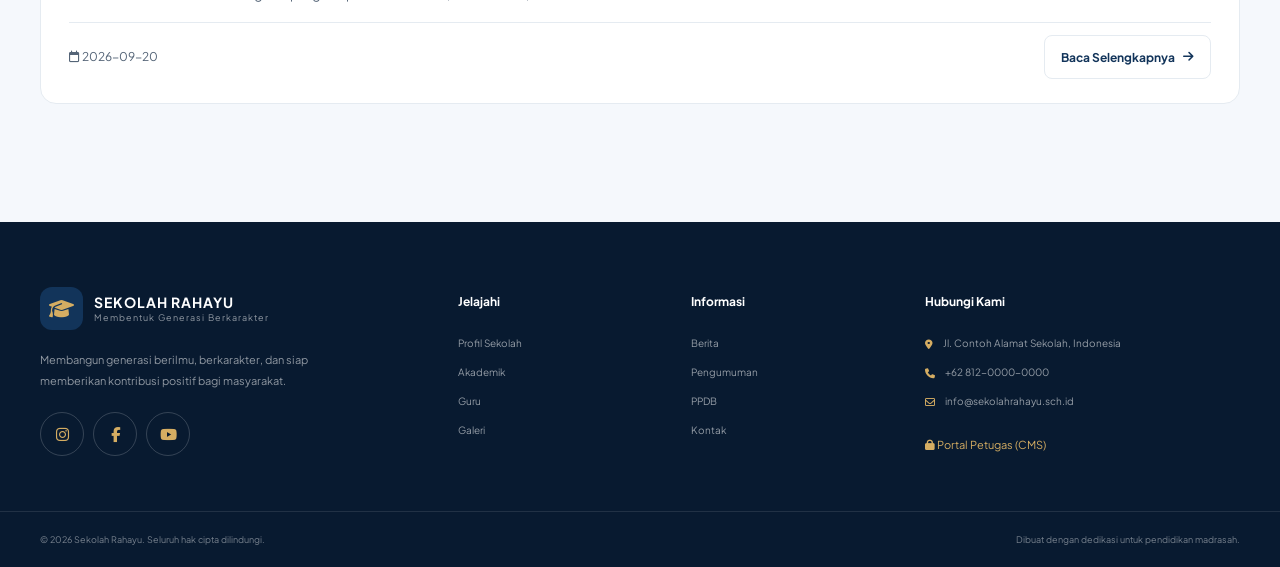
<file: pages/pengumuman.html>
<!DOCTYPE html>
<html lang="id">
<head>
  <meta charset="UTF-8">
  <meta name="viewport" content="width=device-width, initial-scale=1.0">
  <meta name="description" content="Pusat informasi dan pengumuman resmi berkala Sekolah Rahayu.">
  <meta name="theme-color" content="#12345a">
  <title>Pengumuman Resmi | Sekolah Rahayu</title>
  <link rel="preconnect" href="https://fonts.googleapis.com">
  <link rel="preconnect" href="https://fonts.gstatic.com" crossorigin>
  <link href="https://fonts.googleapis.com/css2?family=Plus+Jakarta+Sans:wght@400;500;600;700;800&display=swap" rel="stylesheet">
  <link rel="stylesheet" href="https://cdnjs.cloudflare.com/ajax/libs/font-awesome/6.5.2/css/all.min.css">
  <link rel="stylesheet" href="../assets/css/variables.css">
  <link rel="stylesheet" href="../assets/css/global.css">
  <link rel="stylesheet" href="../assets/css/navbar.css">
  <link rel="stylesheet" href="../assets/css/components.css">
  <link rel="stylesheet" href="../assets/css/pages.css">
  <link rel="stylesheet" href="../assets/css/responsive.css">
  <link rel="stylesheet" href="../assets/css/pages-extra.css">
  <style>
    .announcement-card-item {
      background: var(--color-bg);
      border: 1px solid var(--color-border);
      border-radius: var(--radius-md);
      padding: 24px 28px;
      transition: var(--transition);
      display: flex;
      flex-direction: column;
      gap: 12px;
      margin-bottom: 18px;
    }
    .announcement-card-item:hover {
      border-color: var(--color-gold);
      box-shadow: var(--shadow-soft);
      transform: translateY(-2px);
    }
    .announcement-meta-row {
      display: flex;
      align-items: center;
      justify-content: space-between;
      gap: 12px;
      flex-wrap: wrap;
    }
    .badge-urgent {
      background: #fee2e2;
      color: #991b1b;
      padding: 4px 10px;
      border-radius: 20px;
      font-size: 11px;
      font-weight: 800;
    }
    .badge-regular {
      background: #fef3c7;
      color: #92400e;
      padding: 4px 10px;
      border-radius: 20px;
      font-size: 11px;
      font-weight: 800;
    }
    .announcement-doc-num {
      color: var(--color-muted);
      font-size: 12px;
      font-family: monospace;
    }
    .announcement-card-item h3 {
      margin: 0;
      font-size: 18px;
      color: var(--color-navy);
      line-height: 1.4;
    }
    .announcement-card-item p {
      margin: 0;
      color: var(--color-muted);
      font-size: 13px;
      line-height: 1.8;
    }
    .announcement-footer-row {
      display: flex;
      align-items: center;
      justify-content: space-between;
      padding-top: 12px;
      border-top: 1px solid var(--color-border);
      margin-top: 4px;
    }
    .announcement-date-text {
      color: var(--color-muted);
      font-size: 12px;
    }
    .btn-read-announcement {
      background: transparent;
      border: 1px solid var(--color-border);
      padding: 8px 16px;
      min-height: 44px;
      border-radius: 8px;
      color: var(--color-navy);
      font-size: 12px;
      font-weight: 700;
      cursor: pointer;
      display: inline-flex;
      align-items: center;
      gap: 8px;
      transition: var(--transition);
    }
    .btn-read-announcement:hover {
      background: var(--color-navy);
      color: #ffffff;
    }
  </style>
</head>
<body>

  <!-- ANNOUNCEMENT BAR (STICKY) -->
  <div class="announcement-bar">
    <div class="container announcement-inner">
      <span><i class="fa-solid fa-location-dot"></i> Jl. Contoh Alamat Sekolah, Indonesia</span>
      <div class="announcement-right">
        <a href="mailto:info@sekolahrahayu.sch.id"><i class="fa-regular fa-envelope"></i> info@sekolahrahayu.sch.id</a>
        <button class="language-toggle" id="languageToggle" type="button" aria-label="Ganti bahasa">ID <span>/</span> EN</button>
      </div>
    </div>
  </div>

  <!-- NAVBAR -->
  <header class="site-header" id="siteHeader">
    <div class="container nav-container">
      <a class="brand" href="../index.html">
        <span class="brand-logo"><i class="fa-solid fa-graduation-cap"></i></span>
        <span class="brand-copy">
          <strong>SEKOLAH RAHAYU</strong><small>Membentuk Generasi Berkarakter</small>
        </span>
      </a>

      <nav class="main-nav" id="mainNav">
        <a class="nav-link" href="../index.html">Beranda</a>
        <a class="nav-link" href="profil.html">Profil</a>
        <a class="nav-link" href="akademik.html">Akademik</a>
        <a class="nav-link" href="guru.html">Guru</a>
        <a class="nav-link" href="berita.html">Berita</a>
        <a class="nav-link active" href="pengumuman.html">Pengumuman</a>
        <a class="nav-link" href="galeri.html">Galeri</a>
        <a class="nav-link nav-ppdb" href="ppdb.html">PPDB <i class="fa-solid fa-arrow-up-right-from-square"></i></a>
        <a class="nav-link nav-contact" href="kontak.html">Kontak</a>
      </nav>

      <button class="mobile-menu-toggle" id="mobileMenuToggle" type="button" aria-expanded="false" aria-label="Buka menu navigasi">
        <i class="fa-solid fa-bars"></i>
      </button>
    </div>
  </header>

  <!-- SUBPAGE HERO -->
  <section class="subpage-hero" style="background: url('../images/gedung-madrasah.jpg') center/cover;">
    <div class="container subpage-hero-content">
      <span class="eyebrow"><span></span> INFORMASI RESMI</span>
      <h1>Pengumuman & <em>Edaran Sekolah</em></h1>
      <p>Pusat publikasi surat edaran, jadwal kegiatan, dan informasi penting resmi Sekolah Rahayu yang dapat diperbarui secara berkala.</p>
      <div class="breadcrumb">
        <a href="../index.html">Beranda</a>
        <i class="fa-solid fa-chevron-right"></i>
        <span>Pengumuman</span>
      </div>
    </div>
  </section>

  <!-- ANNOUNCEMENTS CONTENT -->
  <main class="section" style="background: var(--color-bg-soft);">
    <div class="container">

      <!-- TOOLBAR -->
      <div class="gallery-toolbar" style="margin-bottom: 30px;">
        <div class="gallery-filters" id="announcementFilters">
          <button class="gallery-filter active" data-filter="all">Semua Pengumuman</button>
          <button class="gallery-filter" data-filter="Penting">Penting / Segera</button>
          <button class="gallery-filter" data-filter="Akademik">Akademik</button>
          <button class="gallery-filter" data-filter="PPDB">PPDB</button>
          <button class="gallery-filter" data-filter="Kegiatan">Kegiatan</button>
        </div>

        <div style="min-width: 260px;">
          <input type="search" id="announcementSearchInput" placeholder="Cari surat / judul pengumuman..." style="width: 100%; min-height: 44px; padding: 10px 14px; border: 1px solid var(--color-border); border-radius: 8px; font-size: 13px; background: #ffffff; outline: none;">
        </div>
      </div>

      <div style="margin-bottom: 20px; font-size: 13px; color: var(--color-muted);" id="announcementResultCount">
        Menampilkan pengumuman resmi madrasah
      </div>

      <!-- ANNOUNCEMENTS LIST -->
      <div id="announcementsList"></div>

      <!-- EMPTY STATE -->
      <div id="announcementEmpty" style="display: none; text-align: center; padding: 60px 20px; background: var(--color-bg); border-radius: var(--radius-md); border: 1px dashed var(--color-border);">
        <i class="fa-regular fa-folder-open" style="font-size: 38px; color: var(--color-muted); margin-bottom: 14px; display: inline-block;"></i>
        <h3 style="margin: 0 0 8px; color: var(--color-navy); font-size: 18px;">Tidak Ada Pengumuman Ditemukan</h3>
        <p style="margin: 0; color: var(--color-muted); font-size: 13px;">Tidak ada surat pengumuman yang sesuai dengan kata kunci pencarian Anda.</p>
      </div>

    </div>
  </main>

  <!-- MODAL DETAIL PENGUMUMAN -->
  <div id="announcementModalDetail" style="display: none; position: fixed; inset: 0; background: rgba(8, 26, 48, 0.7); backdrop-filter: blur(4px); z-index: 2000; align-items: center; justify-content: center; padding: 20px;">
    <div style="background: #ffffff; width: 100%; max-width: 650px; border-radius: 14px; box-shadow: 0 20px 50px rgba(0,0,0,0.3); overflow: hidden; display: flex; flex-direction: column; max-height: 90vh;">
      <div style="padding: 20px 24px; border-bottom: 1px solid var(--color-border); display: flex; align-items: center; justify-content: space-between;">
        <span class="badge-urgent" id="modalDetailBadge">Penting</span>
        <button type="button" id="closeDetailModalBtn" style="width: 44px; height: 44px; display: grid; place-items: center; border: 1px solid var(--color-border); border-radius: 50%; background: #ffffff; cursor: pointer;">
          <i class="fa-solid fa-xmark"></i>
        </button>
      </div>
      <div style="padding: 24px; overflow-y: auto;">
        <div style="font-family: monospace; font-size: 12px; color: var(--color-muted); margin-bottom: 8px;" id="modalDetailDocNum"></div>
        <h2 style="margin: 0 0 14px; font-size: 22px; color: var(--color-navy); line-height: 1.3;" id="modalDetailTitle"></h2>
        <div style="font-size: 12px; color: var(--color-muted); margin-bottom: 20px; display: flex; align-items: center; gap: 6px;">
          <i class="fa-regular fa-calendar"></i> Tanggal Terbit: <strong id="modalDetailDate"></strong>
        </div>
        <div style="line-height: 1.8; color: var(--color-text); font-size: 14px;" id="modalDetailContent"></div>
      </div>
      <div style="padding: 16px 24px; border-top: 1px solid var(--color-border); background: var(--color-bg-soft); display: flex; justify-content: flex-end;">
        <button type="button" class="btn btn-primary" id="btnModalCloseAction" style="min-height: 44px; padding: 10px 20px;">Tutup Pengumuman</button>
      </div>
    </div>
  </div>

  <!-- FOOTER -->
  <footer class="site-footer" id="siteFooter">
    <div class="container footer-main">
      <div class="footer-brand">
        <a class="brand brand-light" href="../index.html">
          <span class="brand-logo"><i class="fa-solid fa-graduation-cap"></i></span>
          <span class="brand-copy">
            <strong>SEKOLAH RAHAYU</strong><small>Membentuk Generasi Berkarakter</small>
          </span>
        </a>
        <p>Membangun generasi berilmu, berkarakter, dan siap memberikan kontribusi positif bagi masyarakat.</p>
        <div class="social-links">
          <a href="https://instagram.com" target="_blank" rel="noopener noreferrer" aria-label="Instagram resmi Sekolah Rahayu"><i class="fa-brands fa-instagram"></i></a>
          <a href="https://facebook.com" target="_blank" rel="noopener noreferrer" aria-label="Facebook resmi Sekolah Rahayu"><i class="fa-brands fa-facebook-f"></i></a>
          <a href="https://youtube.com" target="_blank" rel="noopener noreferrer" aria-label="Kanal YouTube resmi Sekolah Rahayu"><i class="fa-brands fa-youtube"></i></a>
        </div>
      </div>

      <div class="footer-column">
        <h4>Jelajahi</h4>
        <a href="profil.html">Profil Sekolah</a>
        <a href="akademik.html">Akademik</a>
        <a href="guru.html">Guru</a>
        <a href="galeri.html">Galeri</a>
      </div>

      <div class="footer-column">
        <h4>Informasi</h4>
        <a href="berita.html">Berita</a>
        <a href="pengumuman.html">Pengumuman</a>
        <a href="ppdb.html">PPDB</a>
        <a href="kontak.html">Kontak</a>
      </div>

      <div class="footer-column footer-contact">
        <h4>Hubungi Kami</h4>
        <p><i class="fa-solid fa-location-dot"></i> Jl. Contoh Alamat Sekolah, Indonesia</p>
        <p><i class="fa-solid fa-phone"></i> +62 812-0000-0000</p>
        <p><i class="fa-regular fa-envelope"></i> info@sekolahrahayu.sch.id</p>
        <p style="margin-top: 14px;"><a href="../admin/login.html" style="color: var(--color-gold); font-size: 11px; text-decoration: none;"><i class="fa-solid fa-lock"></i> Portal Petugas (CMS)</a></p>
      </div>
    </div>

    <div class="footer-bottom">
      <div class="container">
        <span>© 2026 Sekolah Rahayu. Seluruh hak cipta dilindungi.</span>
        <span>Dibuat dengan dedikasi untuk pendidikan madrasah.</span>
      </div>
    </div>
  </footer>

  <a class="floating-whatsapp" href="https://wa.me/6281200000000" target="_blank" rel="noopener" aria-label="Hubungi melalui WhatsApp">
    <i class="fa-brands fa-whatsapp"></i>
  </a>
  <button class="back-to-top" id="backToTop" type="button" aria-label="Kembali ke atas">
    <i class="fa-solid fa-arrow-up"></i>
  </button>

  <script src="../assets/js/storage.js"></script>
  <script src="../assets/js/navigation.js"></script>
  <script src="../assets/js/pengumuman.js"></script>
</body>
</html>
</file>
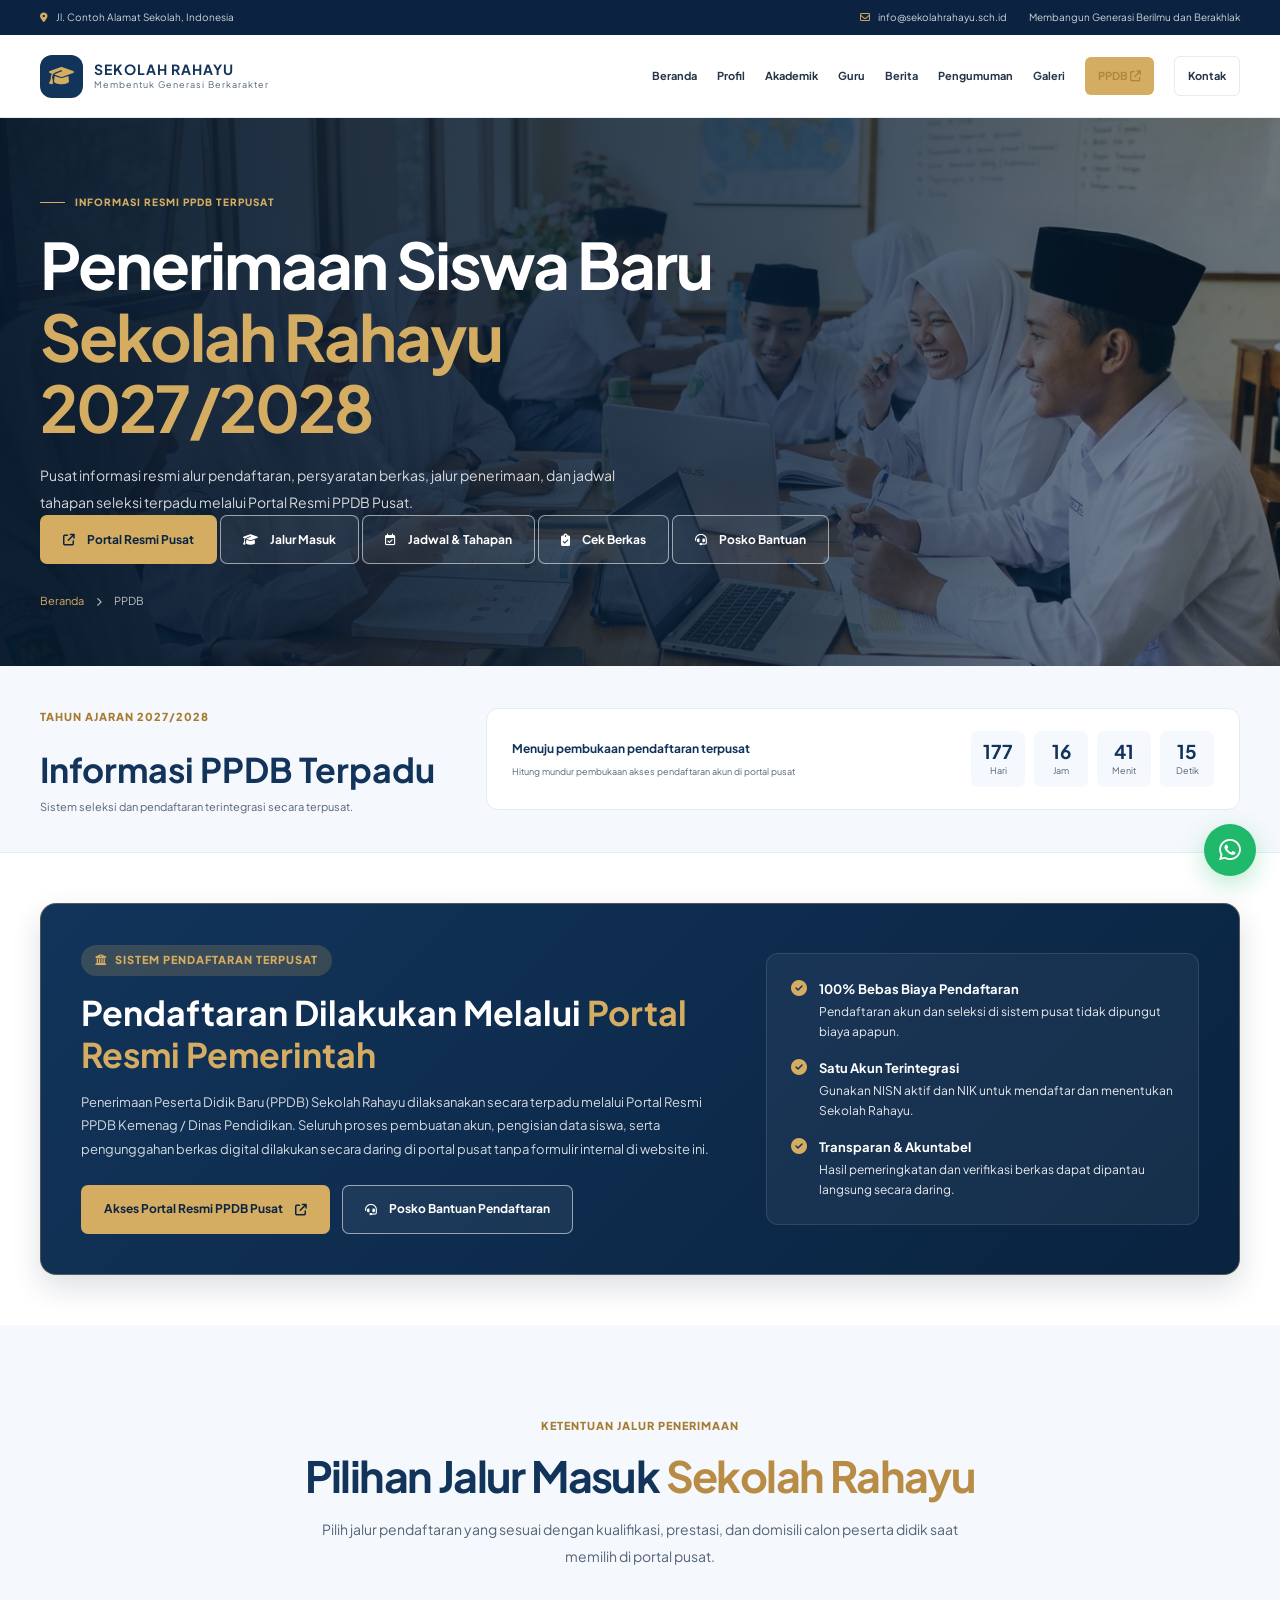
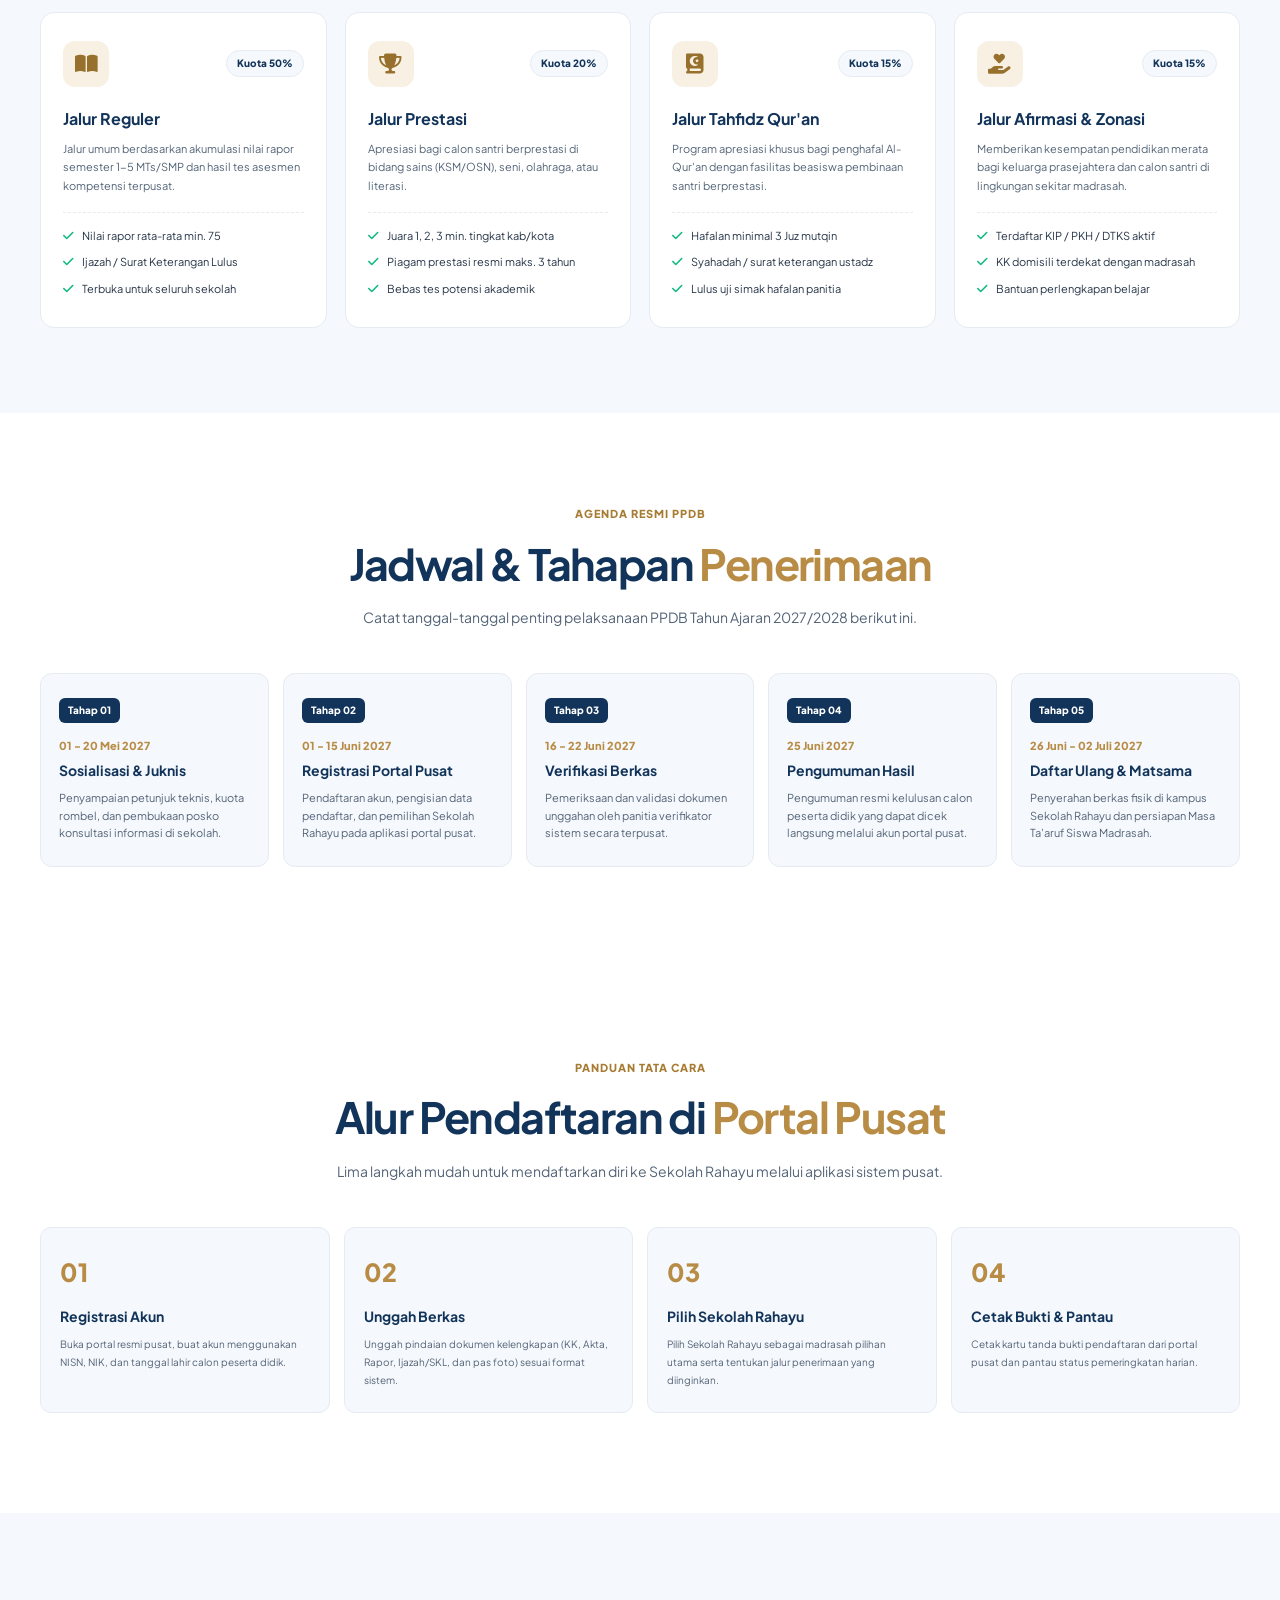
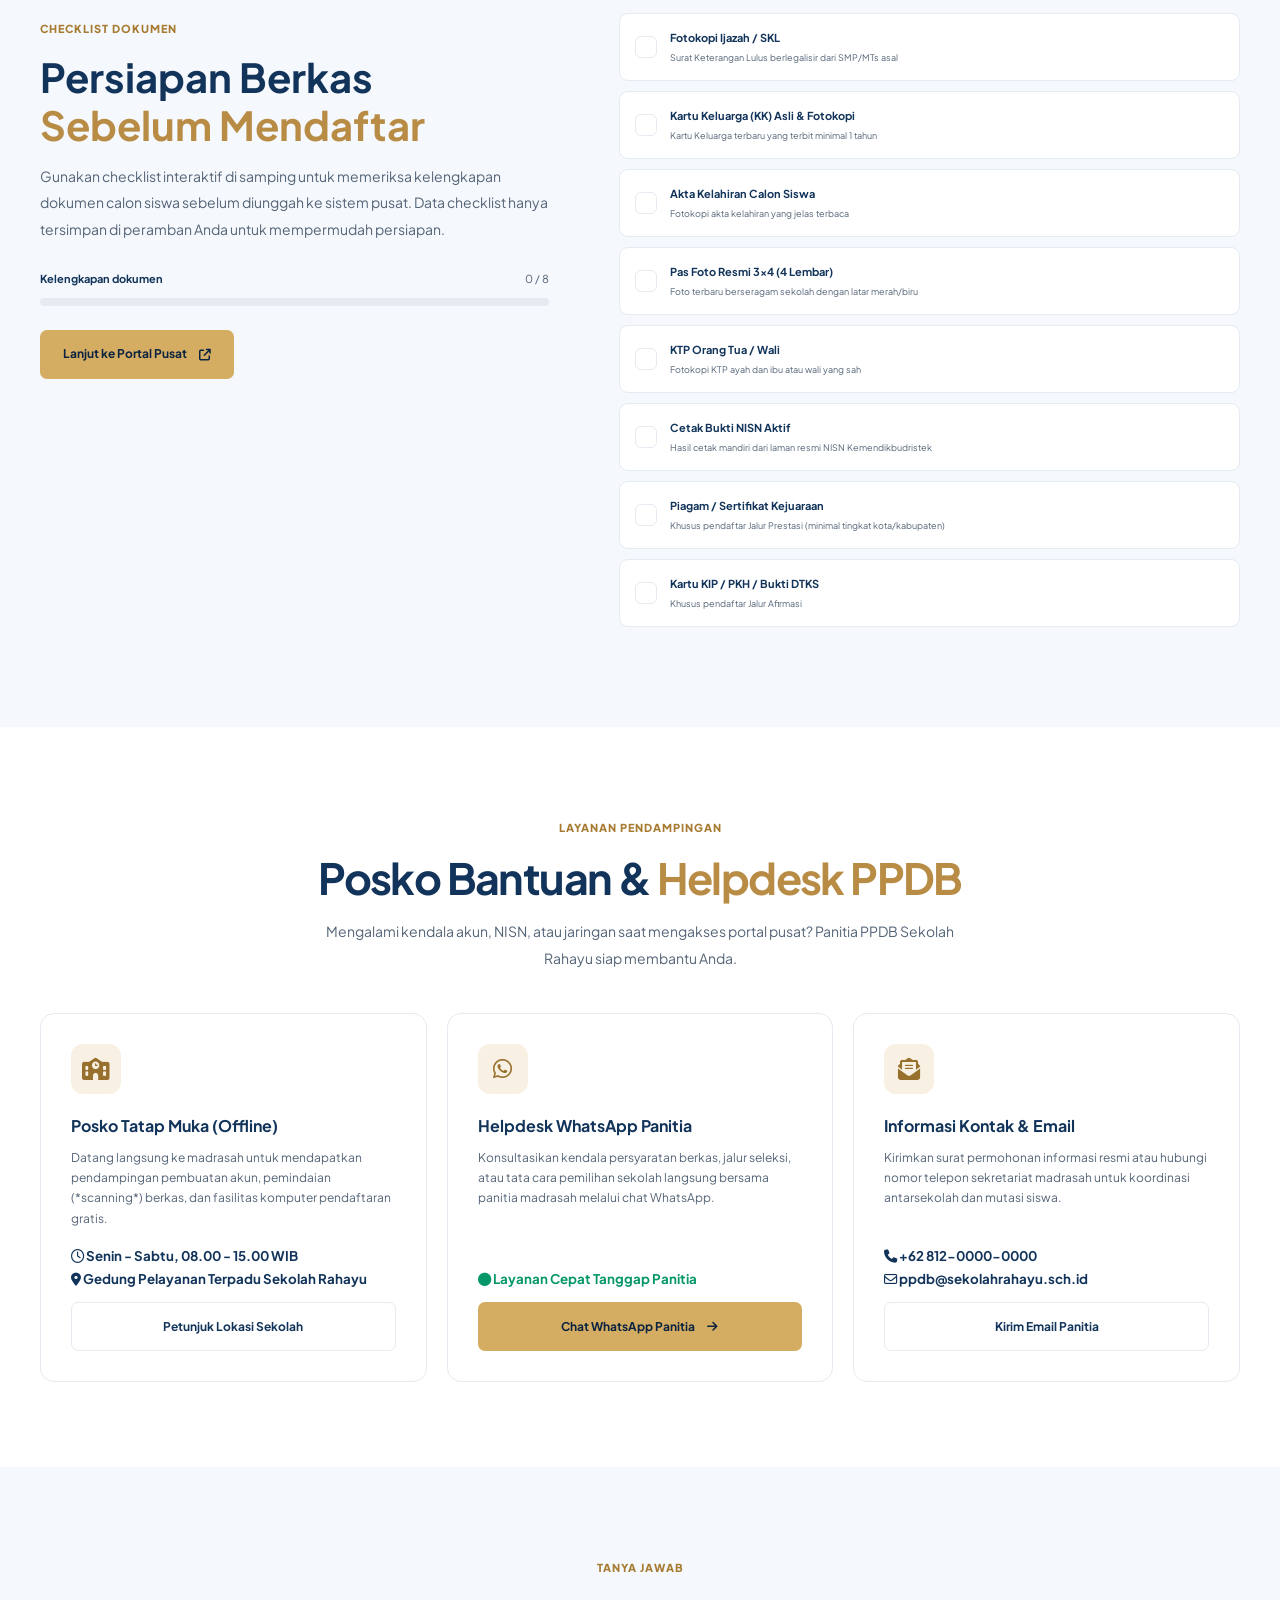
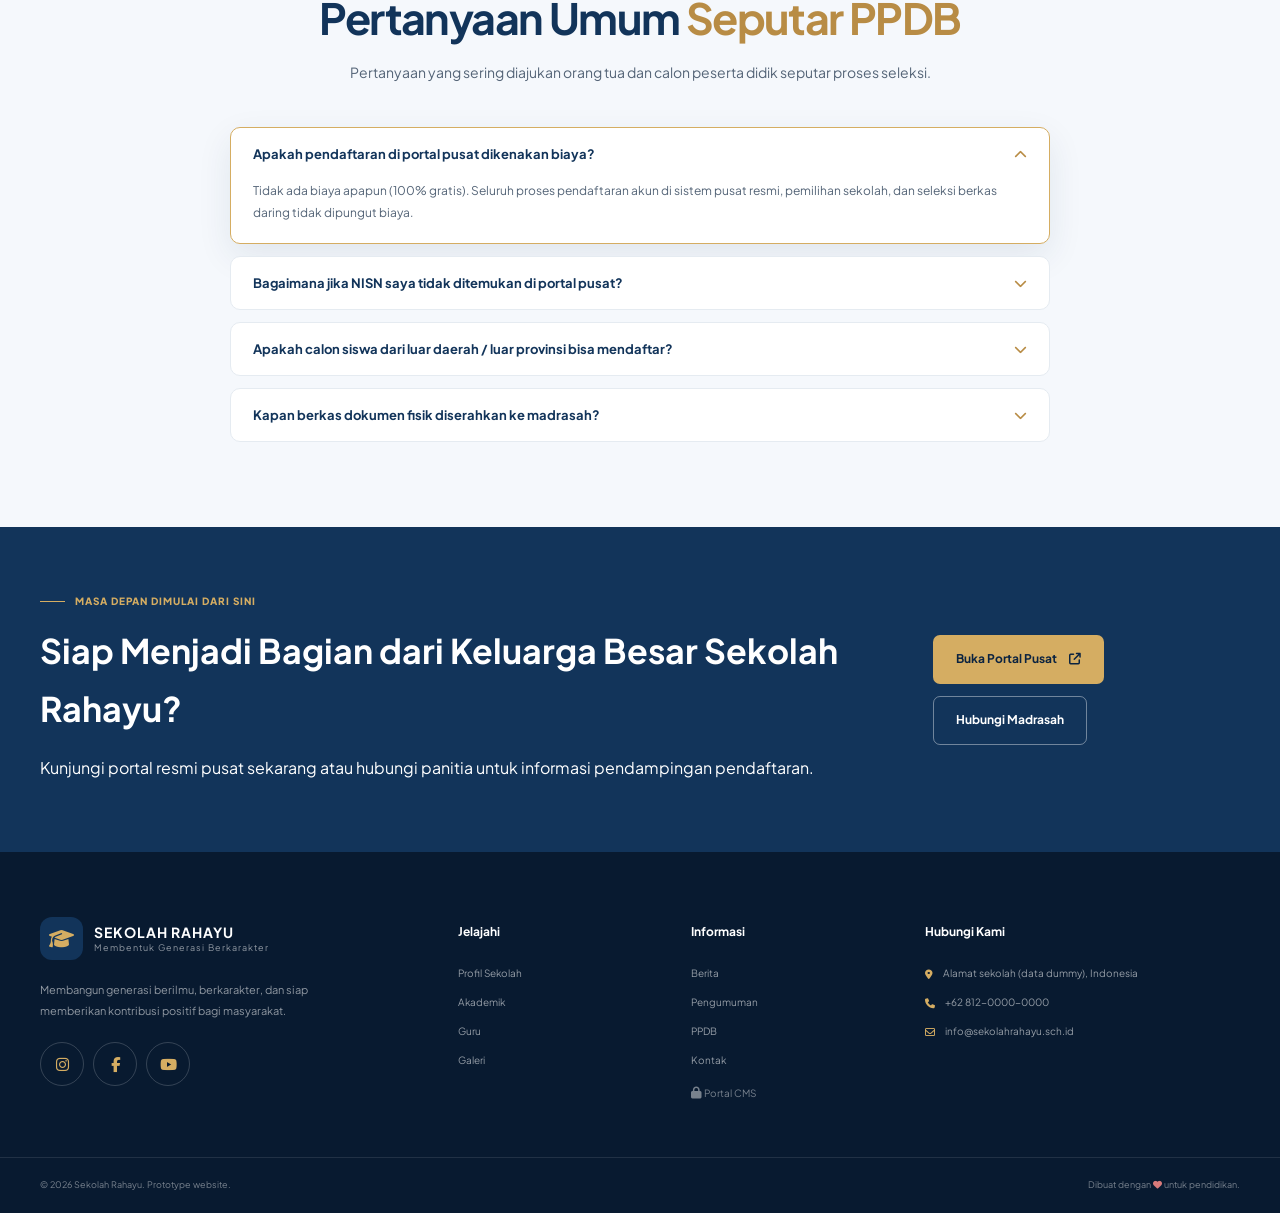
<file: pages/ppdb.html>
<!DOCTYPE html>
<html lang="id">
<head>
  <meta charset="UTF-8">
  <meta name="viewport" content="width=device-width, initial-scale=1.0">
  <meta name="description" content="Informasi dan formulir pendaftaran peserta didik baru Sekolah Rahayu.">
  <meta name="theme-color" content="#12345a">
  <title>Penerimaan Peserta Didik Baru | Sekolah Rahayu</title>
  <link rel="preconnect" href="https://fonts.googleapis.com">
  <link rel="preconnect" href="https://fonts.gstatic.com" crossorigin>
  <link href="https://fonts.googleapis.com/css2?family=Plus+Jakarta+Sans:wght@400;500;600;700;800&display=swap" rel="stylesheet">
  <link rel="stylesheet" href="https://cdnjs.cloudflare.com/ajax/libs/font-awesome/6.5.2/css/all.min.css">
  <link rel="stylesheet" href="../assets/css/variables.css">
  <link rel="stylesheet" href="../assets/css/global.css">
  <link rel="stylesheet" href="../assets/css/navbar.css">
  <link rel="stylesheet" href="../assets/css/components.css">
  <link rel="stylesheet" href="../assets/css/pages.css">
  <link rel="stylesheet" href="../assets/css/responsive.css">
  <link rel="stylesheet" href="../assets/css/pages-extra.css">
</head>
<body>

<div class="announcement-bar">
  <div class="container announcement-inner">
    <span><i class="fa-solid fa-location-dot"></i> Jl. Contoh Alamat Sekolah, Indonesia</span>
    <div class="announcement-right">
      <a href="mailto:info@sekolahrahayu.sch.id"><i class="fa-regular fa-envelope"></i> info@sekolahrahayu.sch.id</a>
      <span>Membangun Generasi Berilmu dan Berakhlak</span>
    </div>
  </div>
</div>
<header class="site-header" id="siteHeader">
  <div class="container nav-container">
    <a class="brand" href="../index.html" aria-label="Sekolah Rahayu Beranda">
      <span class="brand-logo"><i class="fa-solid fa-graduation-cap"></i></span>
      <span class="brand-copy"><strong>SEKOLAH RAHAYU</strong><small>Membentuk Generasi Berkarakter</small></span>
    </a>
    <button class="mobile-menu-toggle" id="mobileMenuToggle" type="button" aria-label="Buka navigasi" aria-expanded="false">
      <i class="fa-solid fa-bars"></i>
    </button>
    <nav class="main-nav" id="mainNav" aria-label="Navigasi utama">
      <a class="nav-link" href="../index.html">Beranda</a>
      <a class="nav-link" href="profil.html">Profil</a>
      <a class="nav-link" href="akademik.html">Akademik</a>
      <a class="nav-link" href="guru.html">Guru</a>
      <a class="nav-link" href="berita.html">Berita</a>
      <a class="nav-link" href="pengumuman.html">Pengumuman</a>
      <a class="nav-link" href="galeri.html">Galeri</a>
      <a class="nav-link nav-ppdb active" href="ppdb.html">PPDB <i class="fa-solid fa-arrow-up-right-from-square"></i></a>
      <a class="nav-link nav-contact" href="kontak.html">Kontak</a>
    </nav>
  </div>
</header>

<main class="ppdb-page">

<section class="subpage-hero ppdb-hero">
  <div class="container subpage-hero-content">
    <span class="eyebrow"><span></span> INFORMASI RESMI PPDB TERPUSAT</span>
    <h1>Penerimaan Siswa Baru<br><em>Sekolah Rahayu 2027/2028</em></h1>
    <p>Pusat informasi resmi alur pendaftaran, persyaratan berkas, jalur penerimaan, dan jadwal tahapan seleksi terpadu melalui Portal Resmi PPDB Pusat.</p>
    <div class="ppdb-hero-actions">
      <a class="btn btn-gold" href="#portal-pusat"><i class="fa-solid fa-arrow-up-right-from-square"></i> Portal Resmi Pusat</a>
      <a class="btn btn-outline-light" href="#jalur"><i class="fa-solid fa-graduation-cap"></i> Jalur Masuk</a>
      <a class="btn btn-outline-light" href="#jadwal"><i class="fa-regular fa-calendar-check"></i> Jadwal & Tahapan</a>
      <a class="btn btn-outline-light" href="#persyaratan"><i class="fa-solid fa-clipboard-check"></i> Cek Berkas</a>
      <a class="btn btn-outline-light" href="#helpdesk"><i class="fa-solid fa-headset"></i> Posko Bantuan</a>
    </div>
    <div class="breadcrumb"><a href="../index.html">Beranda</a><i class="fa-solid fa-chevron-right"></i><span>PPDB</span></div>
  </div>
</section>

<!-- COUNTDOWN HIGHLIGHT -->
<section class="ppdb-highlight">
  <div class="container ppdb-highlight-grid">
    <div>
      <span class="section-kicker">TAHUN AJARAN 2027/2028</span>
      <h2>Informasi PPDB Terpadu</h2>
      <p>Sistem seleksi dan pendaftaran terintegrasi secara terpusat.</p>
    </div>
    <div class="ppdb-countdown">
      <div class="countdown-heading">
        <strong>Menuju pembukaan pendaftaran terpusat</strong>
        <small>Hitung mundur pembukaan akses pendaftaran akun di portal pusat</small>
      </div>
      <div class="countdown-grid">
        <div><strong id="countdownDays">--</strong><span>Hari</span></div>
        <div><strong id="countdownHours">--</strong><span>Jam</span></div>
        <div><strong id="countdownMinutes">--</strong><span>Menit</span></div>
        <div><strong id="countdownSeconds">--</strong><span>Detik</span></div>
      </div>
    </div>
  </div>
</section>

<!-- PEMBERITAHUAN RESMI SISTEM PUSAT -->
<section class="section ppdb-central-section" id="portal-pusat">
  <div class="container">
    <div class="ppdb-central-card">
      <div class="ppdb-central-content">
        <span class="ppdb-central-badge"><i class="fa-solid fa-building-columns"></i> SISTEM PENDAFTARAN TERPUSAT</span>
        <h2>Pendaftaran Dilakukan Melalui <em>Portal Resmi Pemerintah</em></h2>
        <p>
          Penerimaan Peserta Didik Baru (PPDB) Sekolah Rahayu dilaksanakan secara terpadu melalui Portal Resmi PPDB Kemenag / Dinas Pendidikan. Seluruh proses pembuatan akun, pengisian data siswa, serta pengunggahan berkas digital dilakukan secara daring di portal pusat tanpa formulir internal di website ini.
        </p>
        <div class="ppdb-central-actions">
          <a class="btn btn-gold" href="https://ppdb.kemenag.go.id" target="_blank" rel="noopener noreferrer" data-central-portal>
            Akses Portal Resmi PPDB Pusat <i class="fa-solid fa-arrow-up-right-from-square"></i>
          </a>
          <a class="btn btn-outline-light" href="#helpdesk">
            <i class="fa-solid fa-headset"></i> Posko Bantuan Pendaftaran
          </a>
        </div>
      </div>
      <div class="ppdb-central-features">
        <div class="ppdb-feature-item">
          <i class="fa-solid fa-circle-check"></i>
          <div>
            <strong>100% Bebas Biaya Pendaftaran</strong>
            <span>Pendaftaran akun dan seleksi di sistem pusat tidak dipungut biaya apapun.</span>
          </div>
        </div>
        <div class="ppdb-feature-item">
          <i class="fa-solid fa-circle-check"></i>
          <div>
            <strong>Satu Akun Terintegrasi</strong>
            <span>Gunakan NISN aktif dan NIK untuk mendaftar dan menentukan Sekolah Rahayu.</span>
          </div>
        </div>
        <div class="ppdb-feature-item">
          <i class="fa-solid fa-circle-check"></i>
          <div>
            <strong>Transparan & Akuntabel</strong>
            <span>Hasil pemeringkatan dan verifikasi berkas dapat dipantau langsung secara daring.</span>
          </div>
        </div>
      </div>
    </div>
  </div>
</section>

<!-- JALUR PENDAFTARAN -->
<section class="section ppdb-tracks-section" id="jalur">
  <div class="container">
    <div class="section-heading centered">
      <span class="section-kicker">KETENTUAN JALUR PENERIMAAN</span>
      <h2>Pilihan Jalur Masuk <em>Sekolah Rahayu</em></h2>
      <p class="section-description">Pilih jalur pendaftaran yang sesuai dengan kualifikasi, prestasi, dan domisili calon peserta didik saat memilih di portal pusat.</p>
    </div>
    <div class="ppdb-tracks-grid">
      <article class="ppdb-track-card">
        <div class="ppdb-track-header">
          <span class="ppdb-track-icon"><i class="fa-solid fa-book-open"></i></span>
          <span class="ppdb-track-quota">Kuota 50%</span>
        </div>
        <h3>Jalur Reguler</h3>
        <p>Jalur umum berdasarkan akumulasi nilai rapor semester 1-5 MTs/SMP dan hasil tes asesmen kompetensi terpusat.</p>
        <ul class="ppdb-track-points">
          <li><i class="fa-solid fa-check"></i> Nilai rapor rata-rata min. 75</li>
          <li><i class="fa-solid fa-check"></i> Ijazah / Surat Keterangan Lulus</li>
          <li><i class="fa-solid fa-check"></i> Terbuka untuk seluruh sekolah</li>
        </ul>
      </article>

      <article class="ppdb-track-card">
        <div class="ppdb-track-header">
          <span class="ppdb-track-icon"><i class="fa-solid fa-trophy"></i></span>
          <span class="ppdb-track-quota">Kuota 20%</span>
        </div>
        <h3>Jalur Prestasi</h3>
        <p>Apresiasi bagi calon santri berprestasi di bidang sains (KSM/OSN), seni, olahraga, atau literasi.</p>
        <ul class="ppdb-track-points">
          <li><i class="fa-solid fa-check"></i> Juara 1, 2, 3 min. tingkat kab/kota</li>
          <li><i class="fa-solid fa-check"></i> Piagam prestasi resmi maks. 3 tahun</li>
          <li><i class="fa-solid fa-check"></i> Bebas tes potensi akademik</li>
        </ul>
      </article>

      <article class="ppdb-track-card">
        <div class="ppdb-track-header">
          <span class="ppdb-track-icon"><i class="fa-solid fa-quran"></i></span>
          <span class="ppdb-track-quota">Kuota 15%</span>
        </div>
        <h3>Jalur Tahfidz Qur'an</h3>
        <p>Program apresiasi khusus bagi penghafal Al-Qur'an dengan fasilitas beasiswa pembinaan santri berprestasi.</p>
        <ul class="ppdb-track-points">
          <li><i class="fa-solid fa-check"></i> Hafalan minimal 3 Juz mutqin</li>
          <li><i class="fa-solid fa-check"></i> Syahadah / surat keterangan ustadz</li>
          <li><i class="fa-solid fa-check"></i> Lulus uji simak hafalan panitia</li>
        </ul>
      </article>

      <article class="ppdb-track-card">
        <div class="ppdb-track-header">
          <span class="ppdb-track-icon"><i class="fa-solid fa-hand-holding-heart"></i></span>
          <span class="ppdb-track-quota">Kuota 15%</span>
        </div>
        <h3>Jalur Afirmasi & Zonasi</h3>
        <p>Memberikan kesempatan pendidikan merata bagi keluarga prasejahtera dan calon santri di lingkungan sekitar madrasah.</p>
        <ul class="ppdb-track-points">
          <li><i class="fa-solid fa-check"></i> Terdaftar KIP / PKH / DTKS aktif</li>
          <li><i class="fa-solid fa-check"></i> KK domisili terdekat dengan madrasah</li>
          <li><i class="fa-solid fa-check"></i> Bantuan perlengkapan belajar</li>
        </ul>
      </article>
    </div>
  </div>
</section>

<!-- JADWAL DAN TAHAPAN SELEKSI -->
<section class="section ppdb-schedule-section" id="jadwal">
  <div class="container">
    <div class="section-heading centered">
      <span class="section-kicker">AGENDA RESMI PPDB</span>
      <h2>Jadwal & Tahapan <em>Penerimaan</em></h2>
      <p class="section-description">Catat tanggal-tanggal penting pelaksanaan PPDB Tahun Ajaran 2027/2028 berikut ini.</p>
    </div>
    <div class="ppdb-schedule-grid">
      <article class="ppdb-schedule-card">
        <span class="schedule-badge">Tahap 01</span>
        <span class="schedule-date">01 - 20 Mei 2027</span>
        <h3>Sosialisasi & Juknis</h3>
        <p>Penyampaian petunjuk teknis, kuota rombel, dan pembukaan posko konsultasi informasi di sekolah.</p>
      </article>

      <article class="ppdb-schedule-card">
        <span class="schedule-badge">Tahap 02</span>
        <span class="schedule-date">01 - 15 Juni 2027</span>
        <h3>Registrasi Portal Pusat</h3>
        <p>Pendaftaran akun, pengisian data pendaftar, dan pemilihan Sekolah Rahayu pada aplikasi portal pusat.</p>
      </article>

      <article class="ppdb-schedule-card">
        <span class="schedule-badge">Tahap 03</span>
        <span class="schedule-date">16 - 22 Juni 2027</span>
        <h3>Verifikasi Berkas</h3>
        <p>Pemeriksaan dan validasi dokumen unggahan oleh panitia verifikator sistem secara terpusat.</p>
      </article>

      <article class="ppdb-schedule-card">
        <span class="schedule-badge">Tahap 04</span>
        <span class="schedule-date">25 Juni 2027</span>
        <h3>Pengumuman Hasil</h3>
        <p>Pengumuman resmi kelulusan calon peserta didik yang dapat dicek langsung melalui akun portal pusat.</p>
      </article>

      <article class="ppdb-schedule-card">
        <span class="schedule-badge">Tahap 05</span>
        <span class="schedule-date">26 Juni - 02 Juli 2027</span>
        <h3>Daftar Ulang & Matsama</h3>
        <p>Penyerahan berkas fisik di kampus Sekolah Rahayu dan persiapan Masa Ta'aruf Siswa Madrasah.</p>
      </article>
    </div>
  </div>
</section>

<!-- ALUR PENDAFTARAN SISTEM PUSAT -->
<section class="section ppdb-process" id="alur">
  <div class="container">
    <div class="section-heading centered">
      <span class="section-kicker">PANDUAN TATA CARA</span>
      <h2>Alur Pendaftaran di <em>Portal Pusat</em></h2>
      <p class="section-description">Lima langkah mudah untuk mendaftarkan diri ke Sekolah Rahayu melalui aplikasi sistem pusat.</p>
    </div>
    <div class="ppdb-steps">
      <article>
        <span>01</span>
        <div>
          <h3>Registrasi Akun</h3>
          <p>Buka portal resmi pusat, buat akun menggunakan NISN, NIK, dan tanggal lahir calon peserta didik.</p>
        </div>
      </article>

      <article>
        <span>02</span>
        <div>
          <h3>Unggah Berkas</h3>
          <p>Unggah pindaian dokumen kelengkapan (KK, Akta, Rapor, Ijazah/SKL, dan pas foto) sesuai format sistem.</p>
        </div>
      </article>

      <article>
        <span>03</span>
        <div>
          <h3>Pilih Sekolah Rahayu</h3>
          <p>Pilih Sekolah Rahayu sebagai madrasah pilihan utama serta tentukan jalur penerimaan yang diinginkan.</p>
        </div>
      </article>

      <article>
        <span>04</span>
        <div>
          <h3>Cetak Bukti & Pantau</h3>
          <p>Cetak kartu tanda bukti pendaftaran dari portal pusat dan pantau status pemeringkatan harian.</p>
        </div>
      </article>
    </div>
  </div>
</section>

<!-- PERSYARATAN BERKAS (CHECKLIST INTERAKTIF) -->
<section class="section ppdb-requirements" id="persyaratan">
  <div class="container ppdb-requirements-grid">
    <div>
      <span class="section-kicker">CHECKLIST DOKUMEN</span>
      <h2>Persiapan Berkas <em>Sebelum Mendaftar</em></h2>
      <p class="section-description">
        Gunakan checklist interaktif di samping untuk memeriksa kelengkapan dokumen calon siswa sebelum diunggah ke sistem pusat. Data checklist hanya tersimpan di peramban Anda untuk mempermudah persiapan.
      </p>
      <div class="requirement-progress">
        <div><strong>Kelengkapan dokumen</strong><span id="requirementProgressText">0 / 8</span></div>
        <div class="progress-track"><span id="requirementProgressBar"></span></div>
      </div>
      <div style="margin-top: 24px;">
        <a class="btn btn-gold" href="https://ppdb.kemenag.go.id" target="_blank" rel="noopener noreferrer" data-central-portal>
          Lanjut ke Portal Pusat <i class="fa-solid fa-arrow-up-right-from-square"></i>
        </a>
      </div>
    </div>
    <div class="requirement-list">
      <label class="requirement-item"><input type="checkbox"><span class="requirement-check"><i class="fa-solid fa-check"></i></span><span><strong>Fotokopi Ijazah / SKL</strong><small>Surat Keterangan Lulus berlegalisir dari SMP/MTs asal</small></span></label>
      <label class="requirement-item"><input type="checkbox"><span class="requirement-check"><i class="fa-solid fa-check"></i></span><span><strong>Kartu Keluarga (KK) Asli & Fotokopi</strong><small>Kartu Keluarga terbaru yang terbit minimal 1 tahun</small></span></label>
      <label class="requirement-item"><input type="checkbox"><span class="requirement-check"><i class="fa-solid fa-check"></i></span><span><strong>Akta Kelahiran Calon Siswa</strong><small>Fotokopi akta kelahiran yang jelas terbaca</small></span></label>
      <label class="requirement-item"><input type="checkbox"><span class="requirement-check"><i class="fa-solid fa-check"></i></span><span><strong>Pas Foto Resmi 3x4 (4 Lembar)</strong><small>Foto terbaru berseragam sekolah dengan latar merah/biru</small></span></label>
      <label class="requirement-item"><input type="checkbox"><span class="requirement-check"><i class="fa-solid fa-check"></i></span><span><strong>KTP Orang Tua / Wali</strong><small>Fotokopi KTP ayah dan ibu atau wali yang sah</small></span></label>
      <label class="requirement-item"><input type="checkbox"><span class="requirement-check"><i class="fa-solid fa-check"></i></span><span><strong>Cetak Bukti NISN Aktif</strong><small>Hasil cetak mandiri dari laman resmi NISN Kemendikbudristek</small></span></label>
      <label class="requirement-item"><input type="checkbox"><span class="requirement-check"><i class="fa-solid fa-check"></i></span><span><strong>Piagam / Sertifikat Kejuaraan</strong><small>Khusus pendaftar Jalur Prestasi (minimal tingkat kota/kabupaten)</small></span></label>
      <label class="requirement-item"><input type="checkbox"><span class="requirement-check"><i class="fa-solid fa-check"></i></span><span><strong>Kartu KIP / PKH / Bukti DTKS</strong><small>Khusus pendaftar Jalur Afirmasi</small></span></label>
    </div>
  </div>
</section>

<!-- POSKO BANTUAN & HELPDESK MADRASAH -->
<section class="section ppdb-helpdesk-section" id="helpdesk">
  <div class="container">
    <div class="section-heading centered">
      <span class="section-kicker">LAYANAN PENDAMPINGAN</span>
      <h2>Posko Bantuan & <em>Helpdesk PPDB</em></h2>
      <p class="section-description">Mengalami kendala akun, NISN, atau jaringan saat mengakses portal pusat? Panitia PPDB Sekolah Rahayu siap membantu Anda.</p>
    </div>
    <div class="ppdb-helpdesk-grid">
      <article class="ppdb-helpdesk-card">
        <span><i class="fa-solid fa-school"></i></span>
        <h3>Posko Tatap Muka (Offline)</h3>
        <p>Datang langsung ke madrasah untuk mendapatkan pendampingan pembuatan akun, pemindaian (*scanning*) berkas, dan fasilitas komputer pendaftaran gratis.</p>
        <small style="color: var(--color-navy); font-weight: 700; margin-bottom: 12px; display: block;">
          <i class="fa-regular fa-clock"></i> Senin - Sabtu, 08.00 - 15.00 WIB<br>
          <i class="fa-solid fa-location-dot"></i> Gedung Pelayanan Terpadu Sekolah Rahayu
        </small>
        <a href="kontak.html" class="btn btn-outline-dark" style="width: 100%; justify-content: center;">Petunjuk Lokasi Sekolah</a>
      </article>

      <article class="ppdb-helpdesk-card">
        <span><i class="fa-brands fa-whatsapp"></i></span>
        <h3>Helpdesk WhatsApp Panitia</h3>
        <p>Konsultasikan kendala persyaratan berkas, jalur seleksi, atau tata cara pemilihan sekolah langsung bersama panitia madrasah melalui chat WhatsApp.</p>
        <small style="color: #059669; font-weight: 700; margin-bottom: 12px; display: block;">
          <i class="fa-solid fa-circle"></i> Layanan Cepat Tanggap Panitia
        </small>
        <a class="btn btn-gold" href="https://wa.me/6281200000000" target="_blank" rel="noopener noreferrer" data-ppdb-helpdesk style="width: 100%; justify-content: center;">
          Chat WhatsApp Panitia <i class="fa-solid fa-arrow-right"></i>
        </a>
      </article>

      <article class="ppdb-helpdesk-card">
        <span><i class="fa-solid fa-envelope-open-text"></i></span>
        <h3>Informasi Kontak & Email</h3>
        <p>Kirimkan surat permohonan informasi resmi atau hubungi nomor telepon sekretariat madrasah untuk koordinasi antarsekolah dan mutasi siswa.</p>
        <small style="color: var(--color-navy); font-weight: 700; margin-bottom: 12px; display: block;">
          <i class="fa-solid fa-phone"></i> +62 812-0000-0000<br>
          <i class="fa-regular fa-envelope"></i> ppdb@sekolahrahayu.sch.id
        </small>
        <a href="mailto:ppdb@sekolahrahayu.sch.id" class="btn btn-outline-dark" style="width: 100%; justify-content: center;">Kirim Email Panitia</a>
      </article>
    </div>
  </div>
</section>

<!-- FAQ SEPUTAR PPDB -->
<section class="section ppdb-faq-section" id="faq">
  <div class="container">
    <div class="section-heading centered">
      <span class="section-kicker">TANYA JAWAB</span>
      <h2>Pertanyaan Umum <em>Seputar PPDB</em></h2>
      <p class="section-description">Pertanyaan yang sering diajukan orang tua dan calon peserta didik seputar proses seleksi.</p>
    </div>
    <div class="ppdb-faq-list">
      <div class="ppdb-faq-item is-open">
        <button class="faq-question" type="button">
          <span>Apakah pendaftaran di portal pusat dikenakan biaya?</span>
          <i class="fa-solid fa-chevron-down"></i>
        </button>
        <div class="faq-answer">
          Tidak ada biaya apapun (100% gratis). Seluruh proses pendaftaran akun di sistem pusat resmi, pemilihan sekolah, dan seleksi berkas daring tidak dipungut biaya.
        </div>
      </div>

      <div class="ppdb-faq-item">
        <button class="faq-question" type="button">
          <span>Bagaimana jika NISN saya tidak ditemukan di portal pusat?</span>
          <i class="fa-solid fa-chevron-down"></i>
        </button>
        <div class="faq-answer">
          Pastikan data NISN Anda telah divalidasi oleh operator SMP/MTs asal pada sistem Dapodik / EMIS. Anda juga dapat berkonsultasi langsung ke Posko Helpdesk Sekolah Rahayu agar panitia dapat membantu pengecekan status data kependidikan Anda.
        </div>
      </div>

      <div class="ppdb-faq-item">
        <button class="faq-question" type="button">
          <span>Apakah calon siswa dari luar daerah / luar provinsi bisa mendaftar?</span>
          <i class="fa-solid fa-chevron-down"></i>
        </button>
        <div class="faq-answer">
          Bisa. Calon peserta didik dari luar daerah dapat mendaftar melalui Jalur Prestasi atau Jalur Reguler sesuai dengan ketentuan kuota luar daerah yang ditetapkan dalam petunjuk teknis.
        </div>
      </div>

      <div class="ppdb-faq-item">
        <button class="faq-question" type="button">
          <span>Kapan berkas dokumen fisik diserahkan ke madrasah?</span>
          <i class="fa-solid fa-chevron-down"></i>
        </button>
        <div class="faq-answer">
          Penyerahan berkas fisik asli hanya dilakukan pada tahap Daftar Ulang setelah calon peserta didik dinyatakan resmi Lolos Seleksi di portal pusat.
        </div>
      </div>
    </div>
  </div>
</section>

<!-- BOTTOM CTA -->
<section class="ppdb-bottom-cta">
  <div class="container">
    <div>
      <span class="eyebrow"><span></span> MASA DEPAN DIMULAI DARI SINI</span>
      <h2>Siap Menjadi Bagian dari Keluarga Besar Sekolah Rahayu?</h2>
      <p>Kunjungi portal resmi pusat sekarang atau hubungi panitia untuk informasi pendampingan pendaftaran.</p>
    </div>
    <div style="display: flex; gap: 12px; flex-wrap: wrap;">
      <a class="btn btn-gold" href="https://ppdb.kemenag.go.id" target="_blank" rel="noopener noreferrer" data-central-portal>
        Buka Portal Pusat <i class="fa-solid fa-arrow-up-right-from-square"></i>
      </a>
      <a class="btn btn-outline-dark" style="border-color: rgba(255,255,255,0.4); color: #fff;" href="kontak.html">
        Hubungi Madrasah
      </a>
    </div>
  </div>
</section>

</main>

<footer class="site-footer" id="siteFooter">
  <div class="container footer-main">
    <div class="footer-brand">
      <a class="brand brand-light" href="../index.html">
        <span class="brand-logo"><i class="fa-solid fa-graduation-cap"></i></span>
        <span class="brand-copy"><strong>SEKOLAH RAHAYU</strong><small>Membentuk Generasi Berkarakter</small></span>
      </a>
      <p>Membangun generasi berilmu, berkarakter, dan siap memberikan kontribusi positif bagi masyarakat.</p>
      <div class="social-links">
        <a href="https://instagram.com" target="_blank" rel="noopener noreferrer" aria-label="Instagram resmi Sekolah Rahayu"><i class="fa-brands fa-instagram"></i></a>
        <a href="https://facebook.com" target="_blank" rel="noopener noreferrer" aria-label="Facebook resmi Sekolah Rahayu"><i class="fa-brands fa-facebook-f"></i></a>
        <a href="https://youtube.com" target="_blank" rel="noopener noreferrer" aria-label="Kanal YouTube resmi Sekolah Rahayu"><i class="fa-brands fa-youtube"></i></a>
      </div>
    </div>
    <div class="footer-column"><h4>Jelajahi</h4><a href="profil.html">Profil Sekolah</a><a href="akademik.html">Akademik</a><a href="guru.html">Guru</a><a href="galeri.html">Galeri</a></div>
    <div class="footer-column"><h4>Informasi</h4><a href="berita.html">Berita</a><a href="pengumuman.html">Pengumuman</a><a href="ppdb.html">PPDB</a><a href="kontak.html">Kontak</a><a href="../admin/login.html" style="margin-top:4px; opacity:0.8;"><i class="fa-solid fa-lock" style="font-size:0.75rem;"></i> Portal CMS</a></div>
    <div class="footer-column footer-contact"><h4>Hubungi Kami</h4><p><i class="fa-solid fa-location-dot"></i> Alamat sekolah (data dummy), Indonesia</p><p><i class="fa-solid fa-phone"></i> +62 812-0000-0000</p><p><i class="fa-regular fa-envelope"></i> info@sekolahrahayu.sch.id</p></div>
  </div>
  <div class="footer-bottom"><div class="container"><span>© <span id="currentYear"></span> Sekolah Rahayu. Prototype website.</span><span>Dibuat dengan <i class="fa-solid fa-heart"></i> untuk pendidikan.</span></div></div>
</footer>
<a class="floating-whatsapp" href="https://wa.me/6281200000000?text=Halo%20Sekolah%20Rahayu" target="_blank" rel="noopener" aria-label="Hubungi melalui WhatsApp"><i class="fa-brands fa-whatsapp"></i></a>
<button class="back-to-top" id="backToTop" type="button" aria-label="Kembali ke atas"><i class="fa-solid fa-arrow-up"></i></button>

<script src="../assets/js/storage.js"></script>
<script src="../assets/js/config.js"></script>
<script src="../assets/js/data.js"></script>
<script src="../assets/js/components.js"></script>
<script src="../assets/js/navigation.js"></script>
<script src="../assets/js/language.js"></script>
<script src="../assets/js/main.js"></script>
<script src="../assets/js/ppdb.js"></script>
</body>
</html>
</file>
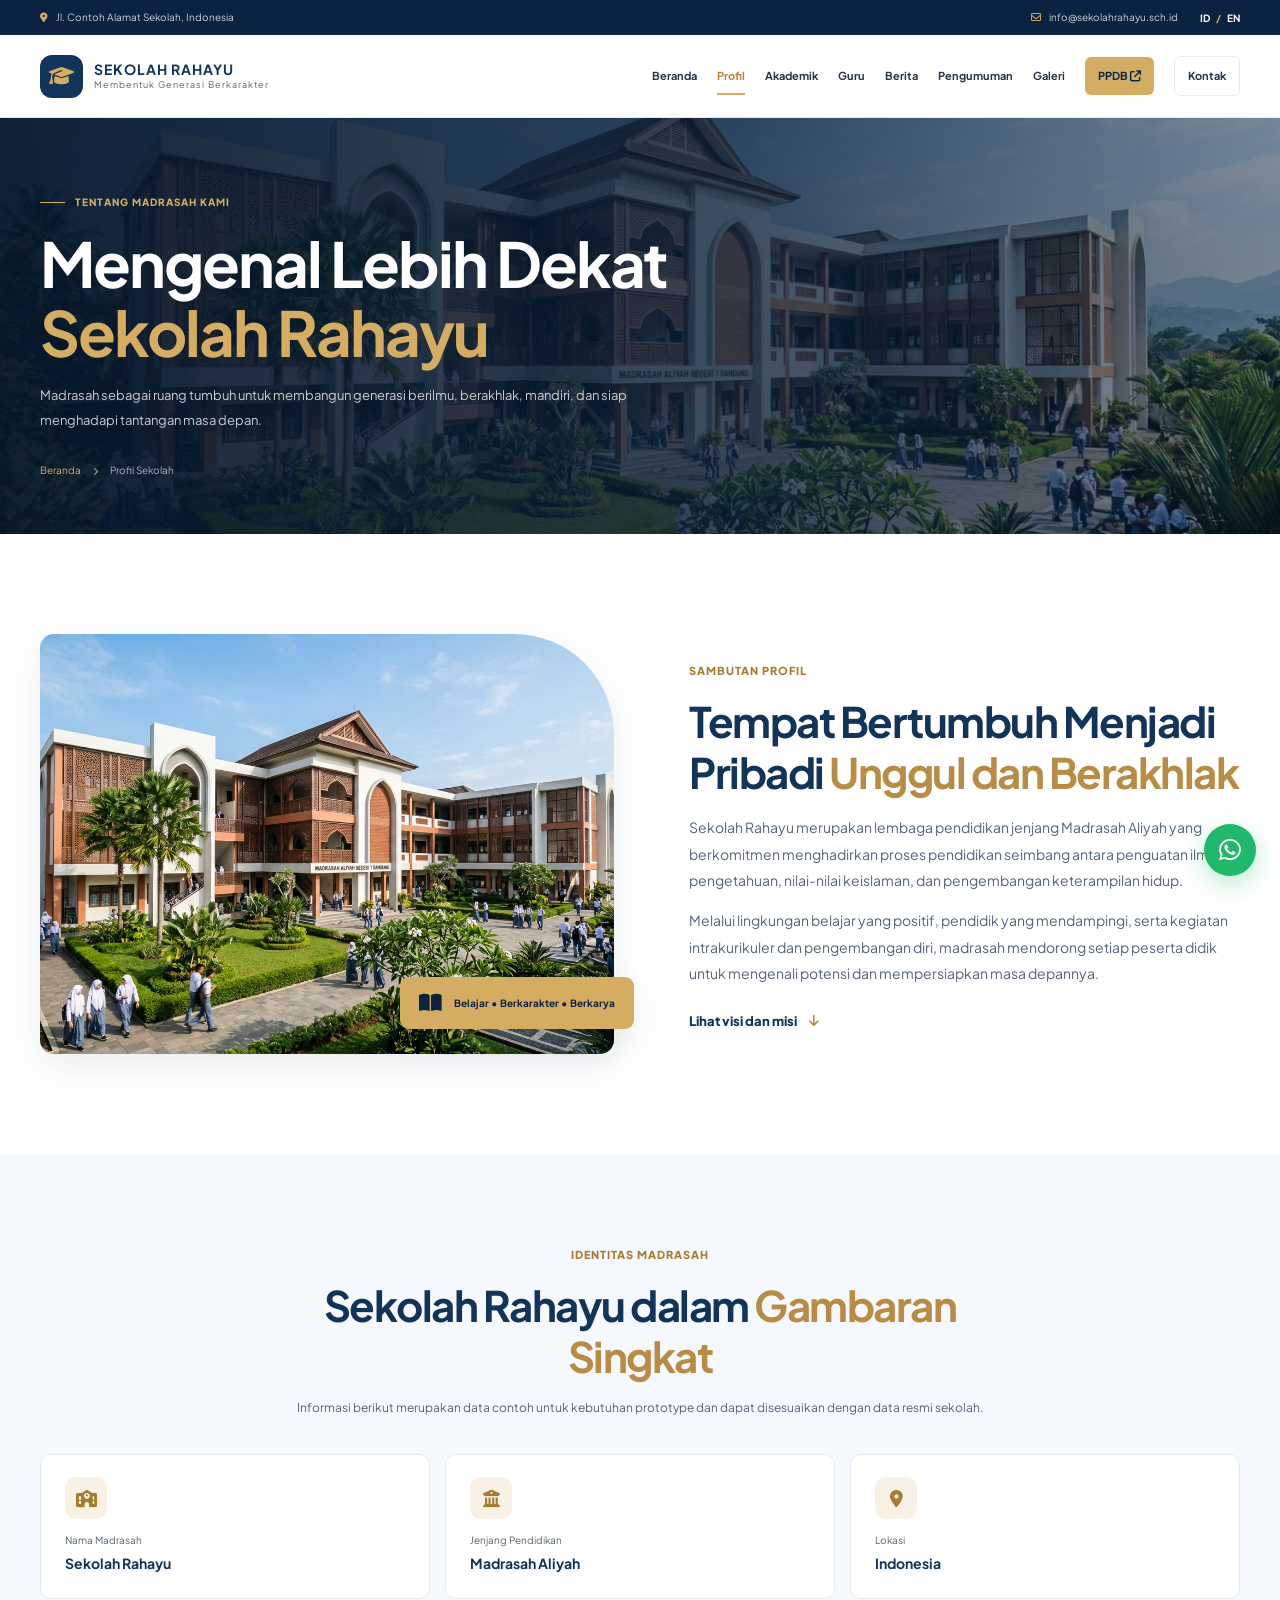
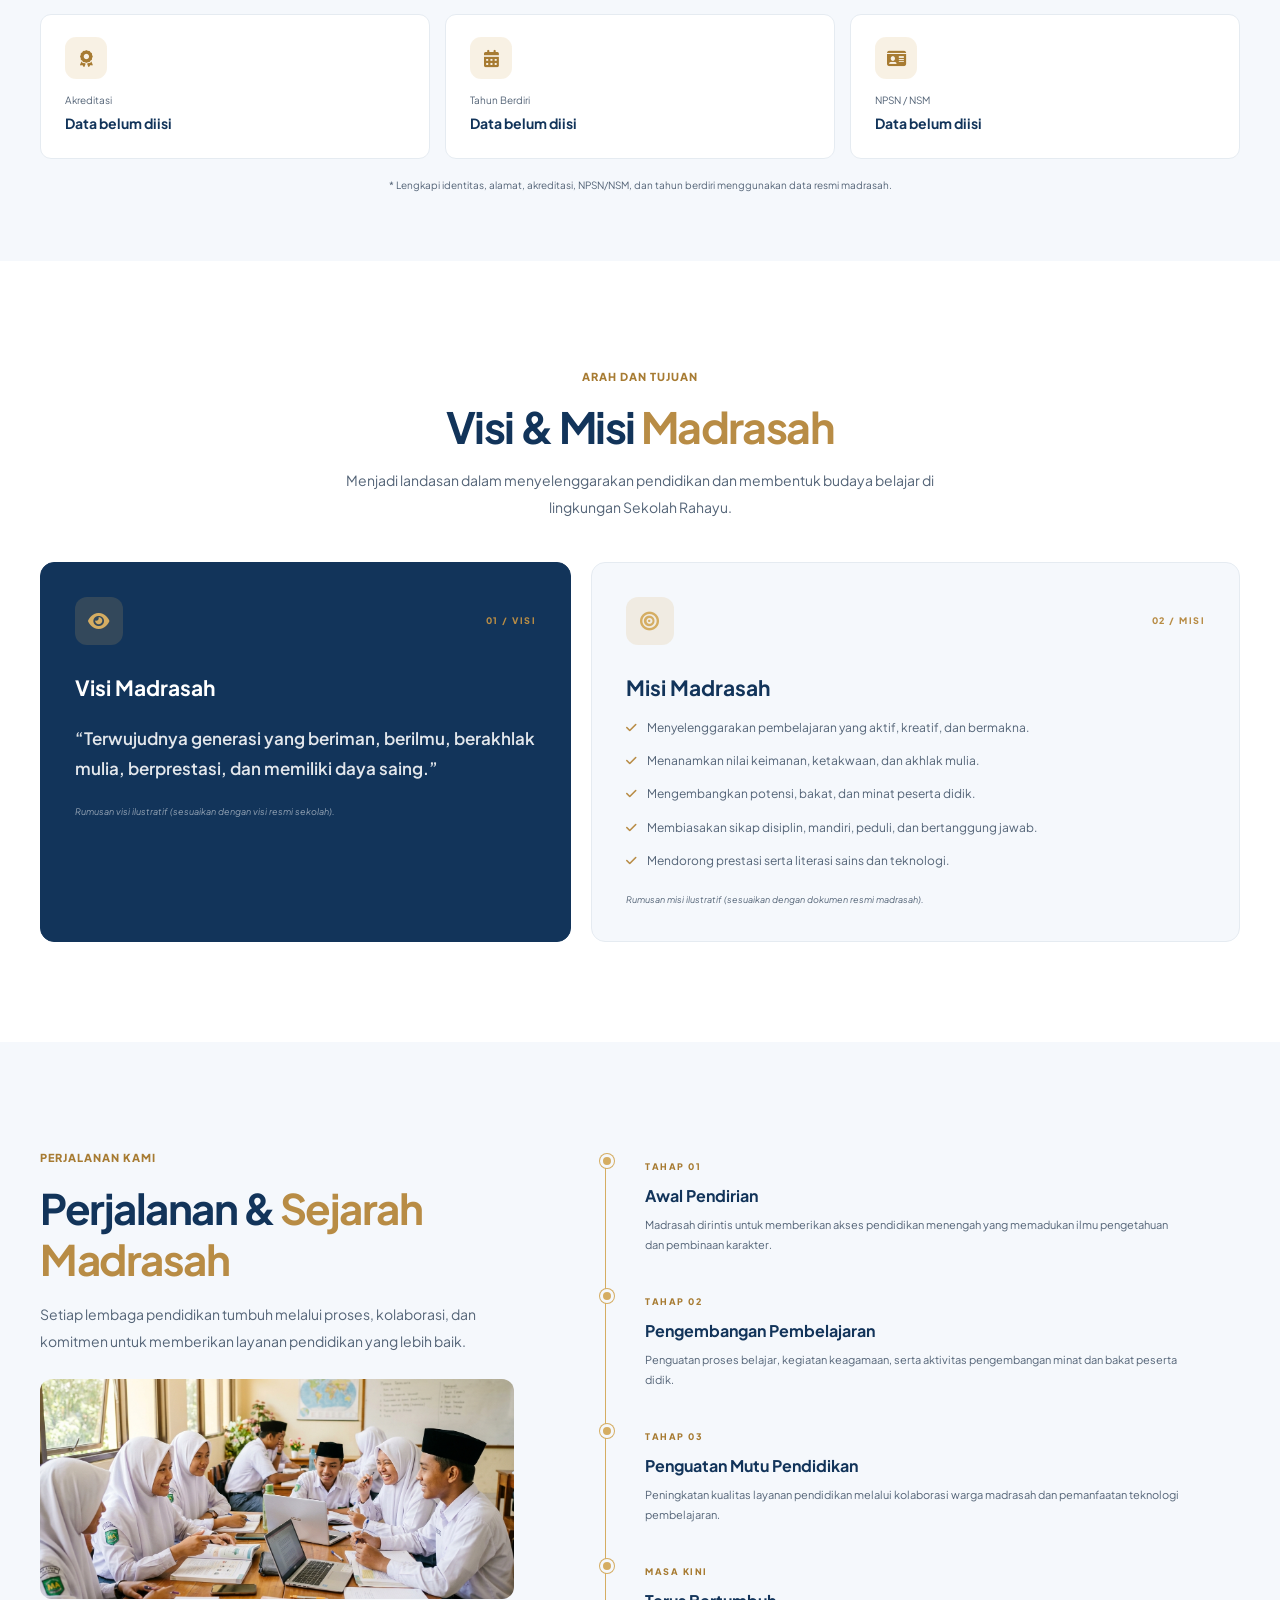
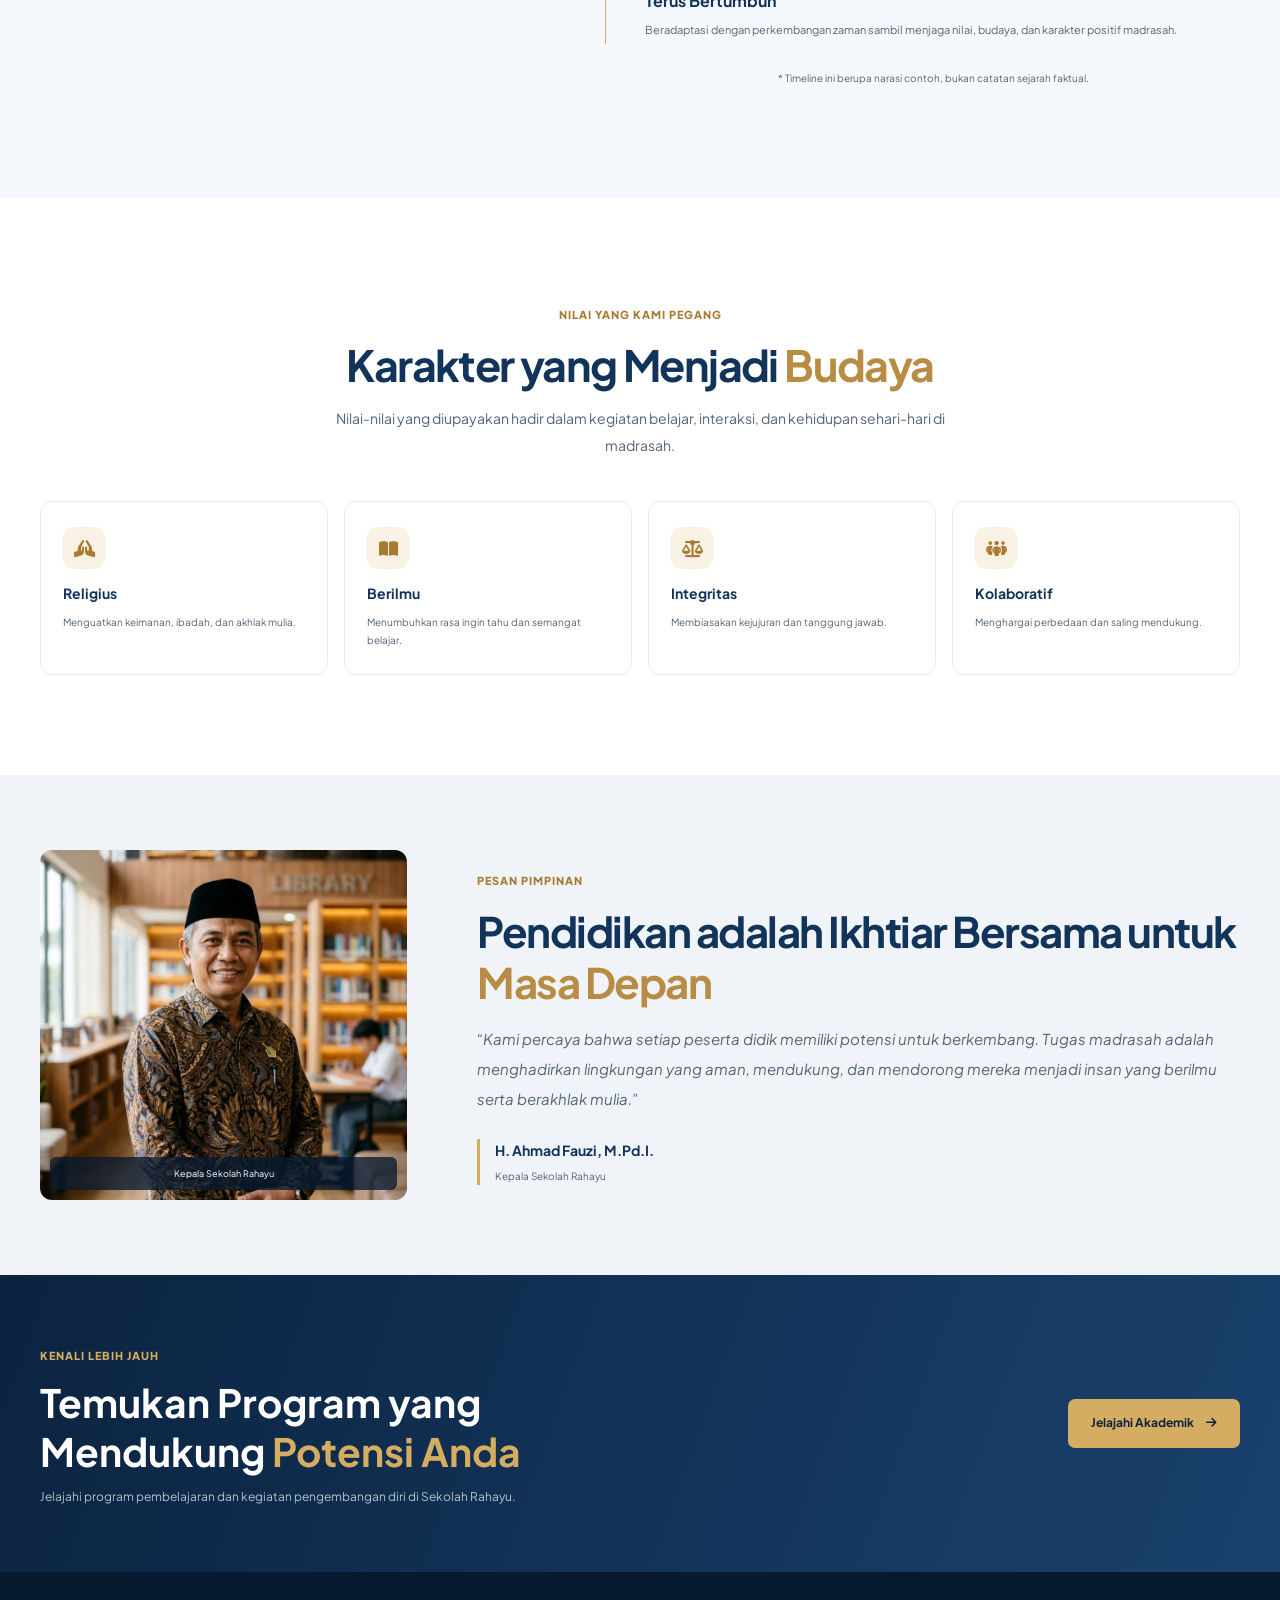
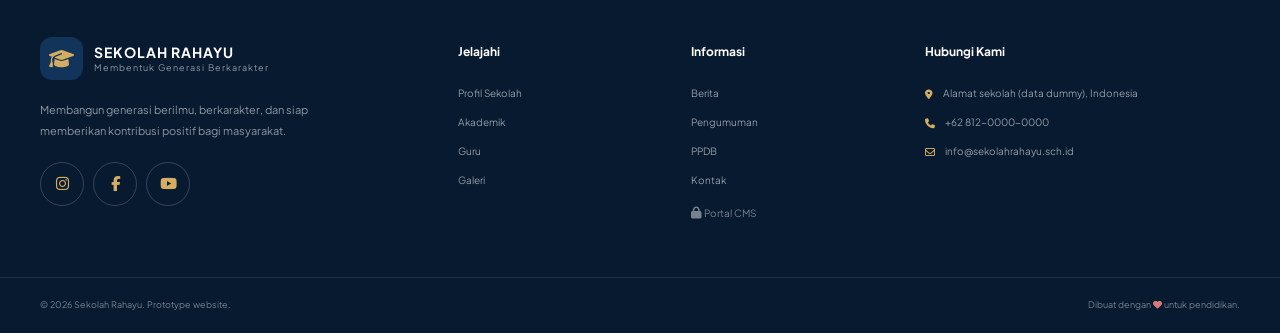
<file: pages/profil.html>
<!DOCTYPE html>
<html lang="id">
<head>
    <meta charset="UTF-8">
    <meta name="viewport" content="width=device-width, initial-scale=1.0">
    <meta name="description" content="Mengenal lebih dekat Sekolah Rahayu: sejarah, visi misi, identitas, dan komitmen pendidikan madrasah.">
    <meta name="theme-color" content="#12345a">

    <title>Profil Sekolah | Sekolah Rahayu</title>

    <link rel="preconnect" href="https://fonts.googleapis.com">
    <link rel="preconnect" href="https://fonts.gstatic.com" crossorigin>
    <link href="https://fonts.googleapis.com/css2?family=Plus+Jakarta+Sans:wght@400;500;600;700;800&display=swap" rel="stylesheet">

    <link rel="stylesheet" href="https://cdnjs.cloudflare.com/ajax/libs/font-awesome/6.5.2/css/all.min.css">

    <link rel="stylesheet" href="../assets/css/variables.css">
    <link rel="stylesheet" href="../assets/css/global.css">
    <link rel="stylesheet" href="../assets/css/navbar.css">
    <link rel="stylesheet" href="../assets/css/components.css">
    <link rel="stylesheet" href="../assets/css/pages.css">
    <link rel="stylesheet" href="../assets/css/responsive.css">
</head>

<body class="profile-page">

    <!-- ANNOUNCEMENT BAR -->
    <div class="announcement-bar">
        <div class="container announcement-inner">
            <span>
                <i class="fa-solid fa-location-dot"></i>
                Jl. Contoh Alamat Sekolah, Indonesia
            </span>

            <div class="announcement-right">
                <a href="mailto:info@sekolahrahayu.sch.id">
                    <i class="fa-regular fa-envelope"></i>
                    info@sekolahrahayu.sch.id
                </a>

                <button class="language-toggle" id="languageToggle" type="button" aria-label="Ganti bahasa">
                    ID <span>/</span> EN
                </button>
            </div>
        </div>
    </div>

    <!-- NAVBAR -->
    <header class="site-header" id="siteHeader">
        <div class="container nav-container">

            <a class="brand" href="../index.html" aria-label="Sekolah Rahayu Beranda">
                <span class="brand-logo">
                    <i class="fa-solid fa-graduation-cap"></i>
                </span>

                <span class="brand-copy">
                    <strong>SEKOLAH RAHAYU</strong><small>Membentuk Generasi Berkarakter</small>
                </span>
            </a>

            <button
                class="mobile-menu-toggle"
                id="mobileMenuToggle"
                aria-label="Buka navigasi"
                aria-expanded="false"
                type="button"
            >
                <i class="fa-solid fa-bars"></i>
            </button>

            <nav class="main-nav" id="mainNav" aria-label="Navigasi utama">
                <a class="nav-link" href="../index.html">Beranda</a>
                <a class="nav-link active" href="profil.html">Profil</a>
                <a class="nav-link" href="akademik.html">Akademik</a>
                <a class="nav-link" href="guru.html">Guru</a>
                <a class="nav-link" href="berita.html">Berita</a>
                <a class="nav-link" href="pengumuman.html">Pengumuman</a>
                <a class="nav-link" href="galeri.html">Galeri</a>

                <a class="nav-link nav-ppdb" href="ppdb.html">
                    PPDB
                    <i class="fa-solid fa-arrow-up-right-from-square"></i>
                </a>

                <a class="nav-link nav-contact" href="kontak.html">Kontak</a>
            </nav>
</div>
    </header>

    <main>

        <!-- HERO PROFIL -->
        <section class="page-hero profile-hero">
            <div class="profile-hero-bg"></div>
            <div class="profile-hero-shade"></div>

            <div class="container profile-hero-content reveal">

                <span class="eyebrow">
                    <span></span>
                    TENTANG MADRASAH KAMI
                </span>

                <h1>
                    Mengenal Lebih Dekat
                    <em>Sekolah Rahayu</em>
                </h1>

                <p>
                    Madrasah sebagai ruang tumbuh untuk membangun generasi
                    berilmu, berakhlak, mandiri, dan siap menghadapi tantangan
                    masa depan.
                </p>

                <div class="breadcrumb">
                    <a href="../index.html">Beranda</a>
                    <i class="fa-solid fa-chevron-right"></i>
                    <span>Profil Sekolah</span>
                </div>

            </div>
        </section>

        <!-- SAMBUTAN / PENGENALAN SEKOLAH -->
        <section class="section profile-intro">
            <div class="container profile-intro-grid">

                <div class="profile-intro-image reveal">
                    <img
                        src="../images/gedung-madrasah.jpg"
                        alt="Gedung Kampus Sekolah Rahayu"
                        loading="lazy"
                    >

                    <span class="image-stamp">
                        <i class="fa-solid fa-book-open"></i>
                        <strong>Belajar • Berkarakter • Berkarya</strong>
                    </span>
                </div>

                <div class="profile-intro-copy reveal">

                    <span class="section-kicker">SAMBUTAN PROFIL</span>

                    <h2>
                        Tempat Bertumbuh Menjadi Pribadi
                        <em>Unggul dan Berakhlak</em>
                    </h2>

                    <p class="section-description">
                        Sekolah Rahayu merupakan lembaga pendidikan jenjang
                        Madrasah Aliyah yang berkomitmen menghadirkan proses
                        pendidikan seimbang antara penguatan ilmu pengetahuan,
                        nilai-nilai keislaman, dan pengembangan keterampilan hidup.
                    </p>

                    <p class="section-description">
                        Melalui lingkungan belajar yang positif, pendidik yang
                        mendampingi, serta kegiatan intrakurikuler dan
                        pengembangan diri, madrasah mendorong setiap peserta
                        didik untuk mengenali potensi dan mempersiapkan masa depannya.
                    </p>

                    <a class="text-link" href="#visi-misi">
                        Lihat visi dan misi
                        <i class="fa-solid fa-arrow-down"></i>
                    </a>

                </div>
            </div>
        </section>

        <!-- IDENTITAS SEKOLAH -->
        <section class="profile-facts">
            <div class="container">

                <div class="profile-facts-heading reveal">
                    <span class="section-kicker">IDENTITAS MADRASAH</span>

                    <h2>
                        Sekolah Rahayu dalam
                        <em>Gambaran Singkat</em>
                    </h2>

                    <p>
                        Informasi berikut merupakan data contoh untuk kebutuhan
                        prototype dan dapat disesuaikan dengan data resmi sekolah.
                    </p>
                </div>

                <div class="facts-grid">

                    <article class="fact-card reveal">
                        <span><i class="fa-solid fa-school"></i></span>
                        <small>Nama Madrasah</small>
                        <strong>Sekolah Rahayu</strong>
                    </article>

                    <article class="fact-card reveal">
                        <span><i class="fa-solid fa-building-columns"></i></span>
                        <small>Jenjang Pendidikan</small>
                        <strong>Madrasah Aliyah</strong>
                    </article>

                    <article class="fact-card reveal">
                        <span><i class="fa-solid fa-location-dot"></i></span>
                        <small>Lokasi</small>
                        <strong>Indonesia</strong>
                    </article>

                    <article class="fact-card reveal">
                        <span><i class="fa-solid fa-award"></i></span>
                        <small>Akreditasi</small>
                        <strong>Data belum diisi</strong>
                    </article>

                    <article class="fact-card reveal">
                        <span><i class="fa-solid fa-calendar-days"></i></span>
                        <small>Tahun Berdiri</small>
                        <strong>Data belum diisi</strong>
                    </article>

                    <article class="fact-card reveal">
                        <span><i class="fa-solid fa-id-card"></i></span>
                        <small>NPSN / NSM</small>
                        <strong>Data belum diisi</strong>
                    </article>

                </div>

                <p class="demo-note">
                    * Lengkapi identitas, alamat, akreditasi, NPSN/NSM,
                    dan tahun berdiri menggunakan data resmi madrasah.
                </p>

            </div>
        </section>

        <!-- VISI DAN MISI -->
        <section class="section vision-section" id="visi-misi">
            <div class="container">

                <div class="section-heading centered reveal">
                    <span class="section-kicker">ARAH DAN TUJUAN</span>

                    <h2>
                        Visi & Misi
                        <em>Madrasah</em>
                    </h2>

                    <p class="section-description">
                        Menjadi landasan dalam menyelenggarakan pendidikan
                        dan membentuk budaya belajar di lingkungan Sekolah Rahayu.
                    </p>
                </div>

                <div class="vision-grid">

                    <article class="vision-card reveal">

                        <div class="vision-card-top">
                            <span class="vision-icon">
                                <i class="fa-solid fa-eye"></i>
                            </span>
                            <span>01 / VISI</span>
                        </div>

                        <h3>Visi Madrasah</h3>

                        <p>
                            “Terwujudnya generasi yang beriman, berilmu,
                            berakhlak mulia, berprestasi, dan memiliki daya saing.”
                        </p>

                        <small class="demo-label">
                            Rumusan visi ilustratif (sesuaikan dengan visi resmi sekolah).
                        </small>

                    </article>

                    <article class="mission-card reveal">

                        <div class="vision-card-top">
                            <span class="vision-icon">
                                <i class="fa-solid fa-bullseye"></i>
                            </span>
                            <span>02 / MISI</span>
                        </div>

                        <h3>Misi Madrasah</h3>

                        <ul>
                            <li>
                                <i class="fa-solid fa-check"></i>
                                Menyelenggarakan pembelajaran yang aktif,
                                kreatif, dan bermakna.
                            </li>

                            <li>
                                <i class="fa-solid fa-check"></i>
                                Menanamkan nilai keimanan, ketakwaan,
                                dan akhlak mulia.
                            </li>

                            <li>
                                <i class="fa-solid fa-check"></i>
                                Mengembangkan potensi, bakat, dan minat
                                peserta didik.
                            </li>

                            <li>
                                <i class="fa-solid fa-check"></i>
                                Membiasakan sikap disiplin, mandiri,
                                peduli, dan bertanggung jawab.
                            </li>

                            <li>
                                <i class="fa-solid fa-check"></i>
                                Mendorong prestasi serta literasi sains
                                dan teknologi.
                            </li>
                        </ul>

                        <small class="demo-label">
                            Rumusan misi ilustratif (sesuaikan dengan dokumen resmi madrasah).
                        </small>

                    </article>

                </div>
            </div>
        </section>

        <!-- SEJARAH SEKOLAH -->
        <section class="section history-section">
            <div class="container history-layout">

                <div class="history-heading reveal">

                    <span class="section-kicker">PERJALANAN KAMI</span>

                    <h2>
                        Perjalanan &
                        <em>Sejarah Madrasah</em>
                    </h2>

                    <p class="section-description">
                        Setiap lembaga pendidikan tumbuh melalui proses,
                        kolaborasi, dan komitmen untuk memberikan layanan
                        pendidikan yang lebih baik.
                    </p>

                    <div class="history-photo">
                        <img
                            src="../images/hero-indonesia.jpg"
                            alt="Santri Sekolah Rahayu belajar di kelas"
                            loading="lazy"
                        >
                    </div>

                </div>

                <div class="timeline reveal">

                    <article class="timeline-item">
                        <span class="timeline-dot"></span>
                        <small>TAHAP 01</small>
                        <h3>Awal Pendirian</h3>
                        <p>
                            Madrasah dirintis untuk memberikan akses pendidikan
                            menengah yang memadukan ilmu pengetahuan dan
                            pembinaan karakter.
                        </p>
                    </article>

                    <article class="timeline-item">
                        <span class="timeline-dot"></span>
                        <small>TAHAP 02</small>
                        <h3>Pengembangan Pembelajaran</h3>
                        <p>
                            Penguatan proses belajar, kegiatan keagamaan,
                            serta aktivitas pengembangan minat dan bakat
                            peserta didik.
                        </p>
                    </article>

                    <article class="timeline-item">
                        <span class="timeline-dot"></span>
                        <small>TAHAP 03</small>
                        <h3>Penguatan Mutu Pendidikan</h3>
                        <p>
                            Peningkatan kualitas layanan pendidikan melalui
                            kolaborasi warga madrasah dan pemanfaatan teknologi
                            pembelajaran.
                        </p>
                    </article>

                    <article class="timeline-item">
                        <span class="timeline-dot"></span>
                        <small>MASA KINI</small>
                        <h3>Terus Bertumbuh</h3>
                        <p>
                            Beradaptasi dengan perkembangan zaman sambil
                            menjaga nilai, budaya, dan karakter positif madrasah.
                        </p>
                    </article>

                    <p class="demo-note">
                        * Timeline ini berupa narasi contoh, bukan catatan sejarah faktual.
                    </p>

                </div>
            </div>
        </section>

        <!-- NILAI DAN BUDAYA -->
        <section class="section values-section">
            <div class="container">

                <div class="section-heading centered reveal">
                    <span class="section-kicker">NILAI YANG KAMI PEGANG</span>

                    <h2>
                        Karakter yang Menjadi
                        <em>Budaya</em>
                    </h2>

                    <p class="section-description">
                        Nilai-nilai yang diupayakan hadir dalam kegiatan belajar,
                        interaksi, dan kehidupan sehari-hari di madrasah.
                    </p>
                </div>

                <div class="values-grid">

                    <article class="value-card reveal">
                        <span><i class="fa-solid fa-hands-praying"></i></span>
                        <h3>Religius</h3>
                        <p>Menguatkan keimanan, ibadah, dan akhlak mulia.</p>
                    </article>

                    <article class="value-card reveal">
                        <span><i class="fa-solid fa-book-open"></i></span>
                        <h3>Berilmu</h3>
                        <p>Menumbuhkan rasa ingin tahu dan semangat belajar.</p>
                    </article>

                    <article class="value-card reveal">
                        <span><i class="fa-solid fa-scale-balanced"></i></span>
                        <h3>Integritas</h3>
                        <p>Membiasakan kejujuran dan tanggung jawab.</p>
                    </article>

                    <article class="value-card reveal">
                        <span><i class="fa-solid fa-people-group"></i></span>
                        <h3>Kolaboratif</h3>
                        <p>Menghargai perbedaan dan saling mendukung.</p>
                    </article>

                </div>
            </div>
        </section>

        <!-- SAMBUTAN KEPALA MADRASAH -->
        <section class="profile-principal">
            <div class="container profile-principal-grid">

                <div class="profile-principal-photo reveal">
                    <img
                        src="../images/kepala-madrasah.jpg"
                        alt="Foto Kepala Sekolah Rahayu"
                        loading="lazy"
                    >

                    <span>Kepala Sekolah Rahayu</span>
                </div>

                <div class="profile-principal-copy reveal">

                    <span class="section-kicker">PESAN PIMPINAN</span>

                    <h2>
                        Pendidikan adalah Ikhtiar Bersama untuk
                        <em>Masa Depan</em>
                    </h2>

                    <p>
                        “Kami percaya bahwa setiap peserta didik memiliki
                        potensi untuk berkembang. Tugas madrasah adalah
                        menghadirkan lingkungan yang aman, mendukung,
                        dan mendorong mereka menjadi insan yang berilmu
                        serta berakhlak mulia.”
                    </p>

                    <div class="principal-sign">
                        <strong>H. Ahmad Fauzi, M.Pd.I.</strong>
                        <small>Kepala Sekolah Rahayu</small>
                    </div>

                </div>
            </div>
        </section>

        <!-- CTA AKADEMIK -->
        <section class="admission-cta">
            <div class="container admission-inner">

                <div>
                    <span class="section-kicker light-kicker">KENALI LEBIH JAUH</span>

                    <h2>
                        Temukan Program yang Mendukung
                        <em>Potensi Anda</em>
                    </h2>

                    <p>
                        Jelajahi program pembelajaran dan kegiatan
                        pengembangan diri di Sekolah Rahayu.
                    </p>
                </div>

                <a href="akademik.html" class="btn btn-gold">
                    Jelajahi Akademik
                    <i class="fa-solid fa-arrow-right"></i>
                </a>

            </div>
        </section>

    </main>

    <!-- FOOTER -->
    <footer class="site-footer" id="siteFooter">
        <div class="container footer-main">

            <div class="footer-brand">

                <a class="brand brand-light" href="../index.html">
                    <span class="brand-logo">
                        <i class="fa-solid fa-graduation-cap"></i>
                    </span>

                    <span class="brand-copy">
                        <strong>SEKOLAH RAHAYU</strong><small>Membentuk Generasi Berkarakter</small>
                    </span>
                </a>

                <p>
                    Membangun generasi berilmu, berkarakter, dan siap
                    memberikan kontribusi positif bagi masyarakat.
                </p>

                <div class="social-links">
                    <a href="https://instagram.com" target="_blank" rel="noopener noreferrer" aria-label="Instagram resmi Sekolah Rahayu">
                        <i class="fa-brands fa-instagram"></i>
                    </a>

                    <a href="https://facebook.com" target="_blank" rel="noopener noreferrer" aria-label="Facebook resmi Sekolah Rahayu">
                        <i class="fa-brands fa-facebook-f"></i>
                    </a>

                    <a href="https://youtube.com" target="_blank" rel="noopener noreferrer" aria-label="Kanal YouTube resmi Sekolah Rahayu">
                        <i class="fa-brands fa-youtube"></i>
                    </a>
                </div>

            </div>

            <div class="footer-column">
                <h4>Jelajahi</h4>
                <a href="profil.html">Profil Sekolah</a>
                <a href="akademik.html">Akademik</a>
                <a href="guru.html">Guru</a>
                <a href="galeri.html">Galeri</a>
            </div>

            <div class="footer-column">
                <h4>Informasi</h4>
                <a href="berita.html">Berita</a>
                <a href="pengumuman.html">Pengumuman</a>
                <a href="ppdb.html">PPDB</a>
                <a href="kontak.html">Kontak</a>
                <a href="../admin/login.html" style="margin-top:4px; opacity:0.8;"><i class="fa-solid fa-lock" style="font-size:0.75rem;"></i> Portal CMS</a>
            </div>

            <div class="footer-column footer-contact">
                <h4>Hubungi Kami</h4>

                <p>
                    <i class="fa-solid fa-location-dot"></i>
                    Alamat sekolah (data dummy), Indonesia
                </p>

                <p>
                    <i class="fa-solid fa-phone"></i>
                    +62 812-0000-0000
                </p>

                <p>
                    <i class="fa-regular fa-envelope"></i>
                    info@sekolahrahayu.sch.id
                </p>
            </div>

        </div>

        <div class="footer-bottom">
            <div class="container">
                <span>
                    © <span id="currentYear"></span>
                    Sekolah Rahayu. Prototype website.
                </span>

                <span>
                    Dibuat dengan <i class="fa-solid fa-heart"></i>
                    untuk pendidikan.
                </span>
            </div>
        </div>
    </footer>

    <!-- WHATSAPP -->
    <a
        class="floating-whatsapp"
        href="https://wa.me/6281200000000?text=Halo%20Sekolah%20Rahayu"
        target="_blank"
        rel="noopener"
        aria-label="Hubungi melalui WhatsApp"
    >
        <i class="fa-brands fa-whatsapp"></i>
    </a>

    <!-- BACK TO TOP -->
    <button
        class="back-to-top"
        id="backToTop"
        type="button"
        aria-label="Kembali ke atas"
    >
        <i class="fa-solid fa-arrow-up"></i>
    </button>

    <!-- JAVASCRIPT -->
    <script src="../assets/js/config.js"></script>
    <script src="../assets/js/storage.js"></script>
    <script src="../assets/js/data.js"></script>
    <script src="../assets/js/components.js"></script>
    <script src="../assets/js/navigation.js"></script>
<script src="../assets/js/language.js"></script>
    <script src="../assets/js/main.js"></script>

</body>
</html>
</file>
<file: assets/css/variables.css>
:root {
  --color-navy: #12345a;
  --color-navy-dark: #0b2340;
  --color-navy-deep: #081a30;
  --color-gold: #d5ad62;
  --color-gold-dark: #98702e;
  --color-gold-light: #ead6ad;
  --color-white: #ffffff;
  --color-bg: #ffffff;
  --color-bg-soft: #f5f8fc;
  --color-text: #263548;
  --color-muted: #546477;
  --color-border: #e5ebf1;
  --font-main: "Plus Jakarta Sans", sans-serif;
  --container-width: 1200px;
  --radius-sm: 8px;
  --radius-md: 16px;
  --radius-lg: 24px;
  --shadow-soft: 0 12px 35px rgba(18, 52, 90, .09);
  --transition: .25s ease;
}
</file>
<file: assets/css/global.css>
* {
    box-sizing: border-box;
}

html {
    scroll-behavior: smooth;
    scroll-padding-top: 95px;
}

body {
    margin: 0;
    font-family: var(--font-main);
    background: var(--color-bg);
    color: var(--color-text);
    line-height: 1.7;
    transition: background var(--transition), color var(--transition);
}

body,
button,
input {
    font-family: var(--font-main);
}

a {
    color: inherit;
    text-decoration: none;
}

button {
    cursor: pointer;
}

img {
    display: block;
    max-width: 100%;
}

.container {
    width: min(var(--container-width), calc(100% - 48px));
    margin-inline: auto;
}

.section {
    padding: 100px 0;
}

.section-kicker {
    display: inline-block;
    margin-bottom: 14px;
    color: #a77b32;
    font-size: 11px;
    font-weight: 800;
    letter-spacing: 1px;
}

.section-heading {
    margin-bottom: 42px;
}

.section-heading h2,
.about-copy h2,
.principal-copy h2 {
    margin: 0 0 15px;
    color: var(--color-navy);
    font-size: clamp(30px, 4vw, 43px);
    line-height: 1.2;
    letter-spacing: -1.6px;
}


.section-heading h2 em,
.about-copy h2 em,
.principal-copy h2 em {
    color: #b88c45;
    font-style: normal;
}

.section-description {
    max-width: 650px;
    margin: 0;
    color: var(--color-muted);
    font-size: 14px;
    line-height: 1.9;
}

.centered {
    text-align: center;
}

.centered .section-description {
    margin-inline: auto;
}

.btn {
    min-height: 49px;
    display: inline-flex;
    align-items: center;
    justify-content: center;
    gap: 12px;
    padding: 0 22px;
    border: 1px solid transparent;
    border-radius: 7px;
    font-size: 12px;
    font-weight: 700;
    transition: var(--transition);
}

.btn-gold {
    color: var(--color-navy-dark);
    background: var(--color-gold);
}

.btn-gold:hover {
    background: #e5c47e;
    transform: translateY(-2px);
}

.btn-outline-light {
    color: #fff;
    border-color: rgba(255, 255, 255, .55);
    background: rgba(255, 255, 255, .06);
}

.btn-outline-light:hover {
    background: #fff;
    color: var(--color-navy);
}

.btn-outline-dark {
    border-color: var(--color-border);
    color: var(--color-navy);
}


.btn-outline-dark:hover {
    border-color: var(--color-gold);
    color: #a77b32;
}

.text-link {
    display: inline-flex;
    align-items: center;
    gap: 12px;
    margin-top: 23px;
    color: var(--color-navy);
    font-size: 13px;
    font-weight: 800;
}


.text-link i {
    color: #b88c45;
    transition: transform var(--transition);
}

.text-link:hover i {
    transform: translateX(5px);
}

.demo-note {
    margin: 0;
    padding: 0 15px 12px;
    color: var(--color-muted);
    font-size: 10px;
    text-align: center;
}

.reveal {
    opacity: 0;
    transform: translateY(12px);
    transition: opacity .45s cubic-bezier(0.16, 1, 0.3, 1), transform .45s cubic-bezier(0.16, 1, 0.3, 1);
    will-change: opacity, transform;
}

.reveal.is-visible {
    opacity: 1;
    transform: translateY(0);
}

@media (prefers-reduced-motion: reduce) {
    *,
    *::before,
    *::after {
        animation-duration: 0.01ms !important;
        animation-iteration-count: 1 !important;
        transition-duration: 0.01ms !important;
        scroll-behavior: auto !important;
    }

    .reveal {
        opacity: 1 !important;
        transform: none !important;
        transition: none !important;
    }
}
</file>
<file: assets/css/navbar.css>
:root {
     --announcement-height: 35px;
 }

 @media (max-width: 640px) {
     :root {
         --announcement-height: 33px;
     }
 }

 .announcement-bar {
     position: sticky;
     top: 0;
     z-index: 1001;
     background: var(--color-navy-dark);
     color: rgba(255, 255, 255, .8);
     font-size: 10px;
 }

 .announcement-inner,
 .announcement-right {
     display: flex;
     align-items: center;
     justify-content: space-between;
 }

 .announcement-inner {
     min-height: 35px;
 }

 .announcement-inner i {
     margin-right: 6px;
     color: var(--color-gold);
 }

 .announcement-right {
     gap: 22px;
 }

 .language-toggle {
     padding: 0;
     border: 0;
     background: none;
     color: #fff;
     font-size: 10px;
     font-weight: 700;
 }

 .language-toggle span {
     color: var(--color-gold);
     padding: 0 4px;
 }

 .site-header {
     position: sticky;
     z-index: 1000;
     top: var(--announcement-height, 35px);
     background: var(--color-bg);
     border-bottom: 1px solid var(--color-border);
     transition: box-shadow var(--transition), background var(--transition);
 }

 .site-header.is-scrolled {
     box-shadow: 0 8px 24px rgba(9, 31, 56, .08);
 }

 .nav-container {
     min-height: 82px;
     display: flex;
     align-items: center;
     justify-content: space-between;
     gap: 25px;
 }

 .brand {
     display: inline-flex;
     align-items: center;
     gap: 11px;
     flex-shrink: 0;
 }

 .brand-logo {
     width: 43px;
     height: 43px;
     display: grid;
     place-items: center;
     border-radius: 12px;
     background: var(--color-navy);
     color: var(--color-gold);
     font-size: 20px;
 }

 .brand-copy {
     display: flex;
     flex-direction: column;
     line-height: 1.35;
 }

 .brand-copy strong {
     color: var(--color-navy);
     font-size: 14px;
     letter-spacing: 1px;
 }


 .brand-copy small {
     color: var(--color-muted);
     font-size: 9px;
     letter-spacing: 1px;
 }

 .main-nav {
     display: flex;
     align-items: center;
     gap: 20px;
 }

 .nav-link {
     position: relative;
     color: var(--color-text);
     font-size: 11px;
     font-weight: 700;
     transition: color var(--transition);
 }

 .nav-link:hover,
 .nav-link.active {
     color: #b1843f;
 }

 .nav-link.active::after {
     position: absolute;
     right: 0;
     bottom: -10px;
     left: 0;
     height: 2px;
     background: var(--color-gold);
     content: "";
 }

 .nav-ppdb {
     padding: 10px 13px;
     border-radius: 6px;
     background: var(--color-gold);
     color: var(--color-navy-dark);
 }

 .nav-ppdb:hover {
     color: var(--color-navy-dark);
     background: #e5c47e;
 }

 .nav-ppdb::after {
     display: none;
 }

 .nav-contact {
     padding: 10px 13px;
     border: 1px solid var(--color-border);
     border-radius: 6px;
 }

 .nav-actions {
     display: flex;
     align-items: center;
 }

 .icon-button,
 .mobile-menu-toggle {
     width: 44px;
     height: 44px;
     display: grid;
     place-items: center;
     border: 1px solid var(--color-border);
     border-radius: 50%;
     background: var(--color-bg);
     color: var(--color-text);
     font-size: 16px;
     cursor: pointer;
 }

 .mobile-menu-toggle {
     display: none;
 }
</file>
<file: assets/css/components.css>
.hero-section {
     position: relative;
     min-height: 650px;
     display: flex;
     align-items: center;
     overflow: hidden;
     background: var(--color-navy-deep);
     color: #fff;
 }

 .hero-image,
 .hero-overlay {
     position: absolute;
     inset: 0;
 }

 .hero-image {
     background: url("../../images/hero-indonesia.jpg") center 48%/cover no-repeat;
     transform: scale(1.02);
 }

 .hero-overlay {
     background: linear-gradient(90deg, rgba(6, 23, 43, .94) 0%, rgba(8, 31, 56, .82) 47%, rgba(8, 31, 56, .28) 100%);
 }

 .hero-content {
     position: relative;
     z-index: 1;
     padding-top: 45px;
     padding-bottom: 65px;
 }

 .eyebrow {
     display: inline-flex;
     align-items: center;
     gap: 10px;
     color: var(--color-gold);
     font-size: 10px;
     font-weight: 800;
     letter-spacing: 1px;
 }

 .eyebrow span {
     width: 25px;
     height: 1px;
     background: var(--color-gold);
 }

 .hero-content h1 {
     max-width: 760px;
     margin: 20px 0 18px;
     font-size: clamp(43px, 6vw, 70px);
     line-height: 1.12;
     letter-spacing: -1.2px;
 }

 .hero-content h1 em {
     color: var(--color-gold);
     font-style: normal;
 }

 .hero-content>p {
     max-width: 540px;
     margin: 0;
     color: rgba(255, 255, 255, .77);
     font-size: 14px;
     line-height: 1.9;
 }

 .hero-actions {
     display: flex;
     flex-wrap: wrap;
     gap: 12px;
     margin-top: 30px;
 }

 .hero-trust {
     display: flex;
     align-items: center;
     gap: 13px;
     margin-top: 52px;
 }

 .trust-avatars {
     display: flex;
     padding-left: 5px;
 }

 .trust-avatars span {
     width: 30px;
     height: 30px;
     display: grid;
     place-items: center;
     margin-left: -5px;
     border: 2px solid #fff;
     border-radius: 50%;
     background: #d8e2ec;
     color: var(--color-navy);
     font-size: 10px;
 }

 .hero-trust div:last-child {
     display: flex;
     flex-direction: column;
 }

 .hero-trust strong {
     font-size: 10px;
 }

 .hero-trust small {
     color: rgba(255, 255, 255, .62);
     font-size: 9px;
 }

 .hero-scroll {
     position: absolute;
     z-index: 2;
     bottom: 30px;
     left: max(24px, calc((100% - var(--container-width))/2));
     display: flex;
     align-items: center;
     gap: 10px;
     color: rgba(255, 255, 255, .7);
     font-size: 9px;
 }

 .hero-scroll span {
     width: 22px;
     height: 1px;
     background: var(--color-gold);
 }

 .hero-index {
     position: absolute;
     right: max(24px, calc((100% - var(--container-width))/2));
     bottom: 30px;
     color: rgba(255, 255, 255, .7);
     font-size: 10px;
 }

 .hero-index strong {
     color: var(--color-gold);
     font-size: 17px;
 }

 .hero-index span {
     margin: 0 8px;
 }

 .stats-section {
     padding: 34px 0 0;
     background: var(--color-bg-soft);
 }

 .stats-grid {
     display: grid;
     grid-template-columns: repeat(4, 1fr);
     padding-bottom: 27px;
 }

 .stat-item {
     display: flex;
     align-items: center;
     justify-content: center;
     gap: 14px;
     border-right: 1px solid var(--color-border);
 }

 .stat-item:last-child {
     border: 0;
 }

 .stat-icon {
     width: 45px;
     height: 45px;
     display: grid;
     place-items: center;
     border-radius: 13px;
     background: rgba(213, 173, 98, .16);
     color: #a77b32;
     font-size: 17px;
 }

 .stat-item div {
     display: flex;
     flex-direction: column;
 }

 .stat-item strong {
     color: var(--color-navy);
     font-size: 25px;
     line-height: 1.2;
 }


 .stat-item small {
     color: var(--color-muted);
     font-size: 10px;
 }

 .about-grid {
     display: grid;
     grid-template-columns: 1fr 1fr;
     align-items: center;
     gap: 90px;
 }

 .about-visual {
     position: relative;
     min-height: 470px;
 }

 .about-photo-main {
     position: absolute;
     top: 0;
     left: 0;
     width: 78%;
     height: 400px;
     overflow: hidden;
     border-radius: 170px 170px 12px 12px;
 }

 .about-photo-main img,
 .about-photo-small img,
 .principal-image img {
     width: 100%;
     height: 100%;
     object-fit: cover;
 }

 .about-photo-small {
     position: absolute;
     right: 0;
     bottom: 5px;
     width: 47%;
     height: 190px;
     overflow: hidden;
     border: 8px solid var(--color-bg);
     border-radius: 12px;
     box-shadow: var(--shadow-soft);
 }

 .experience-card {
     position: absolute;
     top: 45px;
     right: 0;
     display: flex;
     align-items: center;
     gap: 9px;
     padding: 15px 18px;
     border-radius: 10px;
     background: var(--color-gold);
     color: var(--color-navy-dark);
     box-shadow: var(--shadow-soft);
 }

 .experience-card strong {
     font-size: 33px;
     line-height: 1;
 }

 .experience-card strong span {
     font-size: 17px;
 }

 .experience-card small {
     font-size: 9px;
     font-weight: 700;
     line-height: 1.4;
 }

 .decorative-dot {
     position: absolute;
     z-index: -1;
     bottom: 35px;
     left: -25px;
     width: 100px;
     height: 100px;
     background-image: radial-gradient(#d5ad62 1.5px, transparent 1.5px);
     background-size: 12px 12px;
 }

 .about-copy h2 {
     max-width: 510px;
 }

 .about-points {
     display: grid;
     gap: 18px;
     margin-top: 28px;
 }

 .about-points>div {
     display: flex;
     align-items: center;
     gap: 12px;
 }

 .about-points>div>span {
     width: 28px;
     height: 28px;
     display: grid;
     place-items: center;
     flex-shrink: 0;
     border-radius: 50%;
     background: rgba(213, 173, 98, .18);
     color: #a77b32;
     font-size: 11px;
 }

 .about-points div div {
     display: flex;
     flex-direction: column;
 }

 .about-points strong {
     font-size: 12px;
 }

 .about-points small {
     color: var(--color-muted);
     font-size: 10px;
 }

 .programs-section {
     background: var(--color-bg-soft);
 }

 .program-grid {
     display: grid;
     grid-template-columns: repeat(3, 1fr);
     gap: 20px;
 }

 .program-card {
     position: relative;
     min-height: 260px;
     padding: 30px;
     border: 1px solid var(--color-border);
     border-radius: 13px;
     background: var(--color-bg);
     transition: transform var(--transition), box-shadow var(--transition);
 }

 .program-card:hover {
     transform: translateY(-7px);
     box-shadow: var(--shadow-soft);
 }

 .program-card.featured {
     border-color: var(--color-navy);
     background: var(--color-navy);
     color: #fff;
 }

 .program-icon {
     width: 48px;
     height: 48px;
     display: grid;
     place-items: center;
     border-radius: 12px;
     background: rgba(213, 173, 98, .17);
     color: #b1843f;
     font-size: 19px;
 }

 .program-number {
     position: absolute;
     top: 31px;
     right: 30px;
     color: var(--color-muted);
     font-size: 12px;
     font-weight: 800;
 }

 .program-card h3 {
     margin: 25px 0 8px;
     font-size: 17px;
 }

 .program-card p {
     margin: 0;
     color: var(--color-muted);
     font-size: 11px;
     line-height: 1.8;
 }

 .program-card.featured p,
 .program-card.featured .program-number {
     color: rgba(255, 255, 255, .65);
 }

 .program-card>a {
     position: absolute;
     right: 28px;
     bottom: 26px;
     color: var(--color-gold-dark, #98702e);
     font-size: 16px;
     transition: var(--transition);
 }

 .program-card>a:hover {
     color: var(--color-navy);
 }

 .principal-grid {
     display: grid;
     grid-template-columns: .8fr 1.2fr;
     align-items: center;
     gap: 85px;
 }

 .principal-image {
     position: relative;
     height: 440px;
     overflow: hidden;
     border-radius: 12px;
 }

 .image-caption {
     position: absolute;
     right: 15px;
     bottom: 15px;
     left: 15px;
     padding: 12px;
     border: 1px solid rgba(255, 255, 255, .25);
     border-radius: 7px;
     background: rgba(8, 26, 48, .76);
     color: #fff;
     font-size: 11px;
     text-align: center;
     backdrop-filter: blur(8px);
 }

 .principal-copy h2 {
     font-size: clamp(27px, 3vw, 38px);
 }

 .principal-copy .section-description+.section-description {
     margin-top: 12px;
 }

 .principal-sign {
     display: flex;
     flex-direction: column;
     margin-top: 25px;
     padding-left: 15px;
     border-left: 3px solid var(--color-gold);
 }

 .principal-sign strong {
     font-size: 12px;
 }

 .principal-sign small {
     color: var(--color-muted);
     font-size: 10px;
 }

 .news-section {
     background: var(--color-bg-soft);
 }

 .heading-with-action {
     display: flex;
     align-items: end;
     justify-content: space-between;
     gap: 25px;
 }

 .heading-with-action .btn {
     flex-shrink: 0;
     margin-bottom: 5px;
 }

 .news-grid {
     display: grid;
     grid-template-columns: repeat(3, 1fr);
     gap: 22px;
 }

 .news-card {
     overflow: hidden;
     border: 1px solid var(--color-border);
     border-radius: 12px;
     background: var(--color-bg);
     transition: transform var(--transition), box-shadow var(--transition);
 }

 .news-card:hover {
     transform: translateY(-5px);
     box-shadow: var(--shadow-soft);
 }

 .news-card-image {
     height: 205px;
     overflow: hidden;
 }

 .news-card-image img {
     width: 100%;
     height: 100%;
     object-fit: cover;
     transition: transform .5s ease;
 }

 .news-card:hover .news-card-image img {
     transform: scale(1.05);
 }

 .news-card-body {
     padding: 21px;
 }

 .news-meta {
     display: flex;
     align-items: center;
     gap: 12px;
     color: var(--color-muted);
     font-size: 9px;
 }

 .news-category {
     color: #a77b32;
     font-weight: 800;
 }

 .news-card h3 {
     margin: 12px 0 8px;
     color: var(--color-navy);
     font-size: 15px;
     line-height: 1.5;
 }


 .news-card p {
     margin: 0;
     color: var(--color-muted);
     font-size: 11px;
     line-height: 1.8;
 }

 .news-card .text-link {
     margin-top: 16px;
     font-size: 10px;
 }

 .gallery-preview-grid {
     display: grid;
     grid-template-columns: 1.2fr 1fr 1fr 1fr;
     gap: 13px;
 }

 .gallery-preview-grid img {
     width: 100%;
     height: 210px;
     border-radius: 9px;
     object-fit: cover;
 }

 .center-action {
     text-align: center;
 }

 .admission-cta {
     padding: 65px 0;
     background: linear-gradient(110deg, #0b2340, #1a426d);
     color: #fff;
 }

 .admission-inner {
     display: flex;
     align-items: center;
     justify-content: space-between;
     gap: 30px;
 }

 .admission-inner h2 {
     max-width: 650px;
     margin: 0 0 10px;
     font-size: clamp(26px, 4vw, 39px);
     line-height: 1.25;
 }

 .admission-inner h2 em {
     color: var(--color-gold);
     font-style: normal;
 }

 .admission-inner p {
     margin: 0;
     color: rgba(255, 255, 255, .7);
     font-size: 12px;
 }

 .light-kicker {
     color: var(--color-gold);
 }

 .site-footer {
     background: #081a30;
     color: rgba(255, 255, 255, .76);
 }

 .footer-main {
     display: grid;
     grid-template-columns: 1.4fr .7fr .7fr 1.2fr;
     gap: 50px;
     padding-top: 65px;
     padding-bottom: 55px;
 }

 .brand-light .brand-copy strong {
     color: #fff;
 }

 .brand-light .brand-copy small {
     color: rgba(255, 255, 255, .55);
 }

 .footer-brand>p {
     max-width: 280px;
     margin: 20px 0;
     color: rgba(255, 255, 255, .55);
     font-size: 11px;
     line-height: 1.9;
 }

 .social-links {
     display: flex;
     gap: 9px;
 }

 .social-links a {
     width: 44px;
     height: 44px;
     display: grid;
     place-items: center;
     border: 1px solid rgba(255, 255, 255, .18);
     border-radius: 50%;
     color: var(--color-gold);
     font-size: 15px;
     transition: var(--transition);
 }

 .footer-column {
     display: flex;
     flex-direction: column;
     gap: 12px;
 }

 .footer-column h4 {
     margin: 5px 0 10px;
     color: #fff;
     font-size: 12px;
 }

 .footer-column>a,
 .footer-column p {
     margin: 0;
     color: rgba(255, 255, 255, .57);
     font-size: 10px;
 }

 .footer-column>a:hover {
     color: var(--color-gold);
 }

 .footer-contact p {
     display: flex;
     gap: 10px;
     line-height: 1.7;
 }

 .footer-contact i {
     margin-top: 4px;
     color: var(--color-gold);
 }

 .footer-bottom {
     border-top: 1px solid rgba(255, 255, 255, .1);
 }

 .footer-bottom .container {
     min-height: 55px;
     display: flex;
     align-items: center;
     justify-content: space-between;
     gap: 20px;
     color: rgba(255, 255, 255, .45);
     font-size: 9px;
 }

 .footer-bottom i {
     color: #d87a7a;
 }

 .floating-whatsapp {
     position: fixed;
     z-index: 900;
     right: 24px;
     bottom: 24px;
     width: 52px;
     height: 52px;
     display: grid;
     place-items: center;
     border-radius: 50%;
     background: #20b86a;
     color: #fff;
     font-size: 25px;
     box-shadow: 0 8px 24px rgba(32, 184, 106, .3);
     transition: transform var(--transition);
 }

 .floating-whatsapp:hover {
     transform: translateY(-4px) scale(1.04);
 }

 .back-to-top {
     position: fixed;
     z-index: 899;
     right: 29px;
     bottom: 88px;
     width: 44px;
     height: 44px;
     display: grid;
     place-items: center;
     border: 0;
     border-radius: 50%;
     background: var(--color-navy);
     color: #fff;
     opacity: 0;
     visibility: hidden;
     transform: translateY(10px);
     transition: var(--transition);
 }

 .back-to-top.visible {
     opacity: 1;
     visibility: visible;
     transform: translateY(0);
 }
</file>
<file: assets/css/pages.css>
/* Styles for additional pages will be added in their implementation phases. */
/* =========================================================
   TAHAP 2 — HALAMAN PROFIL SEKOLAH
========================================================= */

.profile-page {
    overflow-x: hidden;
}

/* HERO */

.page-hero {
    position: relative;
    min-height: 390px;
    display: flex;
    align-items: center;
    overflow: hidden;
    background: var(--color-navy-deep);
    color: #fff;
}

.profile-hero-bg,
.profile-hero-shade {
    position: absolute;
    inset: 0;
}

.profile-hero-bg {
    background: url("../../images/gedung-madrasah.jpg")
        center 48% / cover no-repeat;
    transform: scale(1.03);
}

.profile-hero-shade {
    background: linear-gradient(
        90deg,
        rgba(6, 23, 43, .95),
        rgba(8, 31, 56, .78) 58%,
        rgba(8, 31, 56, .48)
    );
}

.profile-hero-content {
    position: relative;
    z-index: 1;
    padding-top: 65px;
    padding-bottom: 55px;
}

.profile-hero h1 {
    max-width: 800px;
    margin: 18px 0 15px;
    font-size: clamp(38px, 5.5vw, 62px);
    line-height: 1.12;
    letter-spacing: -2px;
}

.profile-hero h1 em {
    color: var(--color-gold);
    font-style: normal;
}

.profile-hero-content > p {
    max-width: 620px;
    margin: 0;
    color: rgba(255, 255, 255, .78);
    font-size: 13px;
    line-height: 1.9;
}

.breadcrumb {
    display: flex;
    align-items: center;
    gap: 12px;
    margin-top: 30px;
    color: rgba(255, 255, 255, .65);
    font-size: 10px;
}

.breadcrumb a {
    color: var(--color-gold);
}

.breadcrumb i {
    font-size: 8px;
}

/* INTRO PROFILE */

.profile-intro-grid {
    display: grid;
    grid-template-columns: 1.02fr .98fr;
    align-items: center;
    gap: 75px;
}

.profile-intro-image {
    position: relative;
    min-height: 420px;
}

.profile-intro-image > img {
    width: 100%;
    height: 420px;
    object-fit: cover;
    border-radius: 14px 100px 14px 14px;
    box-shadow: var(--shadow-soft);
}

.image-stamp {
    position: absolute;
    right: -20px;
    bottom: 25px;
    display: flex;
    align-items: center;
    gap: 12px;
    padding: 16px 19px;
    border-radius: 9px;
    background: var(--color-gold);
    color: var(--color-navy-dark);
    box-shadow: var(--shadow-soft);
    font-size: 10px;
}

.image-stamp i {
    font-size: 20px;
}

.profile-intro-copy h2,
.profile-facts-heading h2,
.history-heading h2,
.profile-principal-copy h2 {
    margin: 0 0 17px;
    color: var(--color-navy);
    font-size: clamp(29px, 3.5vw, 42px);
    line-height: 1.22;
    letter-spacing: -1.5px;
}


.profile-intro-copy h2 em,
.profile-facts-heading h2 em,
.history-heading h2 em,
.profile-principal-copy h2 em {
    color: #b88c45;
    font-style: normal;
}

.profile-intro-copy .section-description + .section-description {
    margin-top: 13px;
}

/* IDENTITAS SEKOLAH */

.profile-facts {
    padding: 85px 0 55px;
    background: var(--color-bg-soft);
}

.profile-facts-heading {
    max-width: 700px;
    margin: 0 auto 35px;
    text-align: center;
}

.profile-facts-heading > p {
    color: var(--color-muted);
    font-size: 12px;
}

.facts-grid {
    display: grid;
    grid-template-columns: repeat(3, 1fr);
    gap: 15px;
}

.fact-card {
    min-height: 145px;
    display: flex;
    flex-direction: column;
    align-items: flex-start;
    justify-content: center;
    padding: 22px 24px;
    border: 1px solid var(--color-border);
    border-radius: 11px;
    background: var(--color-bg);
    transition: transform var(--transition), box-shadow var(--transition);
}

.fact-card:hover,
.value-card:hover {
    transform: translateY(-5px);
    box-shadow: var(--shadow-soft);
}

.fact-card > span,
.value-card > span {
    width: 42px;
    height: 42px;
    display: grid;
    place-items: center;
    margin-bottom: 13px;
    border-radius: 11px;
    background: rgba(213, 173, 98, .17);
    color: #a77b32;
    font-size: 17px;
}

.fact-card small {
    color: var(--color-muted);
    font-size: 10px;
}

.fact-card strong {
    margin-top: 3px;
    color: var(--color-navy);
    font-size: 14px;
}


.profile-facts .demo-note {
    padding-top: 18px;
}

/* VISI DAN MISI */

.vision-section {
    background: var(--color-bg);
}

.vision-grid {
    display: grid;
    grid-template-columns: .9fr 1.1fr;
    gap: 20px;
    align-items: stretch;
}

.vision-card,
.mission-card {
    padding: 34px;
    border: 1px solid var(--color-border);
    border-radius: 14px;
    background: var(--color-bg-soft);
}

.vision-card {
    background: var(--color-navy);
    color: #fff;
    border-color: var(--color-navy);
}

.vision-card-top {
    display: flex;
    align-items: center;
    justify-content: space-between;
    gap: 12px;
    color: #b88c45;
    font-size: 9px;
    font-weight: 800;
    letter-spacing: 1.5px;
}

.vision-icon {
    width: 48px;
    height: 48px;
    display: grid;
    place-items: center;
    border-radius: 12px;
    background: rgba(213, 173, 98, .17);
    color: var(--color-gold);
    font-size: 19px;
}

.vision-card h3,
.mission-card h3 {
    margin: 25px 0 12px;
    color: inherit;
    font-size: 21px;
}

.vision-card > p {
    color: rgba(255, 255, 255, .88);
    font-size: 17px;
    font-weight: 600;
    line-height: 1.8;
}

.mission-card h3 {
    color: var(--color-navy);
}


.mission-card ul {
    display: grid;
    gap: 13px;
    margin: 0;
    padding: 0;
    list-style: none;
}

.mission-card li {
    display: flex;
    gap: 10px;
    color: var(--color-muted);
    font-size: 12px;
    line-height: 1.7;
}

.mission-card li i {
    margin-top: 4px;
    color: #b88c45;
}

.demo-label {
    display: block;
    margin-top: 20px;
    color: var(--color-muted);
    font-size: 9px;
    font-style: italic;
}

.vision-card .demo-label {
    color: rgba(255, 255, 255, .55);
}

/* SEJARAH */

.history-section {
    background: var(--color-bg-soft);
}

.history-layout {
    display: grid;
    grid-template-columns: .85fr 1.15fr;
    gap: 85px;
}

.history-heading .section-description {
    margin-bottom: 25px;
}

.history-photo {
    height: 220px;
    overflow: hidden;
    border-radius: 12px;
}

.history-photo img {
    width: 100%;
    height: 100%;
    object-fit: cover;
}

.timeline {
    position: relative;
    padding: 8px 0 0 28px;
}

.timeline::before {
    position: absolute;
    top: 15px;
    bottom: 55px;
    left: 6px;
    width: 1px;
    background: var(--color-gold);
    content: "";
}

.timeline-item {
    position: relative;
    padding: 0 0 30px 18px;
}

.timeline-dot {
    position: absolute;
    top: 4px;
    left: -27px;
    width: 14px;
    height: 14px;
    border: 3px solid var(--color-bg-soft);
    border-radius: 50%;
    background: var(--color-gold);
    box-shadow: 0 0 0 1px var(--color-gold);
}

.timeline-item > small {
    color: #a77b32;
    font-size: 9px;
    font-weight: 800;
    letter-spacing: 1.5px;
}

.timeline-item h3 {
    margin: 5px 0 6px;
    color: var(--color-navy);
    font-size: 16px;
}


.timeline-item p {
    max-width: 540px;
    margin: 0;
    color: var(--color-muted);
    font-size: 11px;
    line-height: 1.8;
}

/* NILAI DAN BUDAYA */

.values-section {
    background: var(--color-bg);
}

.values-grid {
    display: grid;
    grid-template-columns: repeat(4, 1fr);
    gap: 16px;
}

.value-card {
    padding: 25px 22px;
    border: 1px solid var(--color-border);
    border-radius: 12px;
    background: var(--color-bg);
    transition: var(--transition);
}

.value-card h3 {
    margin: 0 0 7px;
    color: var(--color-navy);
    font-size: 14px;
}


.value-card p {
    margin: 0;
    color: var(--color-muted);
    font-size: 10px;
    line-height: 1.8;
}

/* KEPALA MADRASAH */

.profile-principal {
    padding: 75px 0;
    background: #f0f4f8;
}


.profile-principal-grid {
    display: grid;
    grid-template-columns: .65fr 1.35fr;
    align-items: center;
    gap: 70px;
}

.profile-principal-photo {
    position: relative;
    height: 350px;
    overflow: hidden;
    border-radius: 12px;
}

.profile-principal-photo img {
    width: 100%;
    height: 100%;
    object-fit: cover;
}

.profile-principal-photo span {
    position: absolute;
    right: 10px;
    bottom: 10px;
    left: 10px;
    padding: 9px;
    border-radius: 6px;
    background: rgba(8, 26, 48, .78);
    color: #fff;
    font-size: 9px;
    text-align: center;
}

.profile-principal-copy > p {
    margin: 0;
    color: var(--color-muted);
    font-size: 15px;
    line-height: 2;
    font-style: italic;
}

.principal-sign {
    display: flex;
    flex-direction: column;
    gap: 5px;
    margin-top: 25px;
}

.principal-sign strong {
    color: var(--color-navy);
    font-size: 14px;
}

.principal-sign small {
    color: var(--color-muted);
    font-size: 10px;
}


/* RESPONSIVE TABLET */

@media (max-width: 900px) {

    .profile-intro-grid,
    .history-layout {
        grid-template-columns: 1fr;
        gap: 42px;
    }

    .profile-intro-image {
        max-width: 620px;
        width: 100%;
    }

    .history-photo {
        max-width: 550px;
    }

    .profile-principal-grid {
        grid-template-columns: .8fr 1.2fr;
        gap: 35px;
    }

    .values-grid {
        grid-template-columns: repeat(2, 1fr);
    }
}

/* RESPONSIVE MOBILE */

@media (max-width: 640px) {

    .page-hero {
        min-height: 350px;
    }

    .profile-hero-content {
        padding-top: 50px;
        padding-bottom: 45px;
    }

    .profile-hero h1 {
        font-size: 39px;
    }

    .profile-intro-image {
        min-height: 330px;
    }

    .profile-intro-image > img {
        height: 330px;
        border-top-right-radius: 70px;
    }

    .image-stamp {
        right: -5px;
        bottom: 12px;
        padding: 12px;
        font-size: 8px;
    }

    .facts-grid {
        grid-template-columns: repeat(2, 1fr);
        gap: 10px;
    }

    .fact-card {
        min-height: 130px;
        padding: 15px;
    }

    .fact-card strong {
        font-size: 11px;
    }

    .vision-grid {
        grid-template-columns: 1fr;
    }

    .vision-card,
    .mission-card {
        padding: 25px;
    }

    .history-layout {
        gap: 30px;
    }

    .values-grid {
        gap: 10px;
    }

    .value-card {
        padding: 18px 15px;
    }

    .profile-principal-grid {
        grid-template-columns: 1fr;
    }

    .profile-principal-photo {
        max-width: 420px;
        width: 100%;
        height: 330px;
    }

    .profile-principal-copy > p {
        font-size: 13px;
    }

    
}

/* =========================================================
   TAHAP 3 — HALAMAN AKADEMIK
========================================================= */

.academic-page {
    overflow-x: hidden;
}

/* HERO */

.academic-hero {
    position: relative;
    min-height: 410px;
    display: flex;
    align-items: center;
    overflow: hidden;
    color: #fff;
    background:
        url("../../images/hero-indonesia.jpg")
        center 45% / cover no-repeat;
}

.academic-hero-overlay {
    position: absolute;
    inset: 0;
    background: linear-gradient(
        90deg,
        rgba(6, 23, 43, .96),
        rgba(8, 31, 56, .78) 60%,
        rgba(8, 31, 56, .40)
    );
}

.academic-hero-content {
    position: relative;
    z-index: 1;
    padding-top: 65px;
    padding-bottom: 55px;
}

.academic-hero h1 {
    max-width: 800px;
    margin: 18px 0;
    font-size: clamp(38px, 5.5vw, 62px);
    line-height: 1.12;
    letter-spacing: -2px;
}

.academic-hero h1 em {
    color: var(--color-gold);
    font-style: normal;
}

.academic-hero-content > p {
    max-width: 620px;
    color: rgba(255, 255, 255, .78);
    font-size: 13px;
    line-height: 1.9;
}

/* INTRO */

.academic-intro-grid {
    display: grid;
    grid-template-columns: 1fr 1fr;
    align-items: center;
    gap: 65px;
}

.academic-intro-copy h2 {
    margin: 0 0 18px;
    color: var(--color-navy);
    font-size: clamp(29px, 3.5vw, 42px);
    line-height: 1.25;
    letter-spacing: -1.5px;
}

.academic-intro-copy h2 em {
    color: #b88c45;
    font-style: normal;
}


.academic-intro-visual {
    position: relative;
}

.academic-intro-visual > img {
    width: 100%;
    height: 390px;
    object-fit: cover;
    border-radius: 15px 75px 15px 15px;
}

.academic-image-caption {
    position: absolute;
    right: -15px;
    bottom: 22px;
    display: flex;
    align-items: center;
    gap: 13px;
    padding: 16px 20px;
    border-radius: 10px;
    background: var(--color-bg);
    box-shadow: var(--shadow-soft);
    color: var(--color-navy);
}

.academic-image-caption > i {
    color: #b88c45;
    font-size: 23px;
}

.academic-image-caption div {
    display: flex;
    flex-direction: column;
    gap: 4px;
}

.academic-image-caption strong {
    font-size: 11px;
}

.academic-image-caption small {
    color: var(--color-muted);
    font-size: 9px;
}

/* KURIKULUM */

.curriculum-section {
    background: var(--color-bg-soft);
}

.curriculum-main-card {
    display: flex;
    align-items: flex-start;
    gap: 25px;
    padding: 35px;
    border-radius: 15px;
    background: var(--color-navy);
    color: #fff;
}

.curriculum-main-icon {
    flex-shrink: 0;
    width: 65px;
    height: 65px;
    display: grid;
    place-items: center;
    border-radius: 15px;
    background: rgba(213, 173, 98, .17);
    color: var(--color-gold);
    font-size: 27px;
}

.curriculum-main-content > span {
    color: var(--color-gold);
    font-size: 9px;
    font-weight: 800;
    letter-spacing: 1.7px;
}

.curriculum-main-content h3 {
    margin: 10px 0;
    color: #fff;
    font-size: 24px;
}

.curriculum-main-content p {
    max-width: 700px;
    color: rgba(255, 255, 255, .75);
    font-size: 12px;
    line-height: 1.9;
}

.curriculum-tags {
    display: flex;
    flex-wrap: wrap;
    gap: 9px;
    margin-top: 20px;
}

.curriculum-tags span {
    padding: 8px 12px;
    border: 1px solid rgba(255, 255, 255, .18);
    border-radius: 30px;
    color: #fff;
    font-size: 9px;
}

.curriculum-subjects {
    display: grid;
    grid-template-columns: repeat(4, 1fr);
    gap: 15px;
    margin-top: 20px;
}

.subject-card {
    padding: 23px 19px;
    border: 1px solid var(--color-border);
    border-radius: 12px;
    background: var(--color-bg);
    transition: transform .3s ease, box-shadow .3s ease;
}

.subject-card:hover {
    transform: translateY(-5px);
    box-shadow: var(--shadow-soft);
}

.subject-card > span {
    width: 43px;
    height: 43px;
    display: grid;
    place-items: center;
    margin-bottom: 15px;
    border-radius: 11px;
    background: rgba(213, 173, 98, .16);
    color: #a77b32;
    font-size: 18px;
}

.subject-card h3 {
    margin: 0 0 9px;
    color: var(--color-navy);
    font-size: 13px;
}


.subject-card p {
    margin: 0;
    color: var(--color-muted);
    font-size: 10px;
    line-height: 1.8;
}

.academic-disclaimer {
    margin-top: 18px;
    color: var(--color-muted);
    font-size: 9px;
    line-height: 1.7;
}

/* PROGRAM UNGGULAN */

.featured-program-section {
    background: var(--color-bg);
}

.featured-program-grid {
    display: grid;
    grid-template-columns: repeat(3, 1fr);
    gap: 20px;
}

.featured-program-card {
    overflow: hidden;
    border: 1px solid var(--color-border);
    border-radius: 13px;
    background: var(--color-bg);
    transition: transform .3s ease, box-shadow .3s ease;
}

.featured-program-card:hover {
    transform: translateY(-6px);
    box-shadow: var(--shadow-soft);
}

.program-image {
    position: relative;
    height: 220px;
    overflow: hidden;
}

.program-image img {
    width: 100%;
    height: 100%;
    object-fit: cover;
    transition: transform .5s ease;
}

.featured-program-card:hover .program-image img {
    transform: scale(1.06);
}

.program-image > span {
    position: absolute;
    top: 15px;
    left: 15px;
    display: grid;
    place-items: center;
    width: 35px;
    height: 35px;
    border-radius: 8px;
    background: var(--color-gold);
    color: var(--color-navy-dark);
    font-size: 11px;
    font-weight: 800;
}

.program-content {
    padding: 23px;
}

.program-category {
    color: #b88c45;
    font-size: 9px;
    font-weight: 800;
    letter-spacing: 1.5px;
}

.program-content h3 {
    margin: 9px 0;
    color: var(--color-navy);
    font-size: 17px;
}


.program-content p {
    margin: 0;
    color: var(--color-muted);
    font-size: 11px;
    line-height: 1.9;
}

/* EKSTRAKURIKULER */

.extracurricular-section {
    background: var(--color-bg-soft);
}

.extracurricular-grid {
    display: grid;
    grid-template-columns: repeat(3, 1fr);
    gap: 15px;
}

.extra-card {
    display: flex;
    align-items: flex-start;
    gap: 15px;
    padding: 23px;
    border: 1px solid var(--color-border);
    border-radius: 12px;
    background: var(--color-bg);
    transition: transform .3s ease, box-shadow .3s ease;
}

.extra-card:hover {
    transform: translateY(-4px);
    box-shadow: var(--shadow-soft);
}

.extra-icon {
    flex-shrink: 0;
    width: 45px;
    height: 45px;
    display: grid;
    place-items: center;
    border-radius: 11px;
    background: rgba(213, 173, 98, .16);
    color: #a77b32;
    font-size: 18px;
}

.extra-card h3 {
    margin: 2px 0 7px;
    color: var(--color-navy);
    font-size: 13px;
}


.extra-card p {
    margin: 0;
    color: var(--color-muted);
    font-size: 10px;
    line-height: 1.8;
}

/* FASILITAS */

.facilities-section {
    background: var(--color-bg);
}

.facilities-grid {
    display: grid;
    grid-template-columns: repeat(3, 1fr);
    grid-auto-rows: 220px;
    gap: 15px;
}

.facility-card {
    position: relative;
    overflow: hidden;
    border-radius: 12px;
    background: var(--color-navy);
}

.facility-large {
    grid-row: span 2;
}

.facility-card img {
    width: 100%;
    height: 100%;
    object-fit: cover;
    opacity: .85;
    transition: transform .5s ease;
}

.facility-card:hover img {
    transform: scale(1.07);
}

.facility-overlay {
    position: absolute;
    inset: 0;
    display: flex;
    flex-direction: column;
    justify-content: flex-end;
    padding: 23px;
    background: linear-gradient(
        0deg,
        rgba(5, 20, 38, .94),
        rgba(5, 20, 38, .04) 85%
    );
    color: #fff;
}

.facility-overlay > span {
    color: var(--color-gold);
    font-size: 9px;
    font-weight: 800;
    letter-spacing: 1px;
}

.facility-overlay h3 {
    margin: 6px 0;
    color: #fff;
    font-size: 17px;
}

.facility-overlay p {
    margin: 0;
    color: rgba(255, 255, 255, .75);
    font-size: 10px;
    line-height: 1.7;
}

/* CTA */

.academic-cta {
    padding: 65px 0;
    background: var(--color-navy);
    color: #fff;
}

.academic-cta-inner {
    display: flex;
    align-items: center;
    justify-content: space-between;
    gap: 35px;
}

.academic-cta h2 {
    max-width: 650px;
    margin: 12px 0;
    color: #fff;
    font-size: clamp(27px, 3.5vw, 39px);
    line-height: 1.25;
}

.academic-cta h2 em {
    color: var(--color-gold);
    font-style: normal;
}

.academic-cta p {
    max-width: 570px;
    margin: 0;
    color: rgba(255, 255, 255, .72);
    font-size: 11px;
    line-height: 1.9;
}

.light-kicker {
    color: var(--color-gold) !important;
}

.academic-cta .btn {
    flex-shrink: 0;
}

/* TABLET */

@media (max-width: 900px) {

    .academic-intro-grid {
        gap: 35px;
    }

    .curriculum-subjects {
        grid-template-columns: repeat(2, 1fr);
    }

    .featured-program-grid {
        grid-template-columns: repeat(2, 1fr);
    }

    .featured-program-card:last-child {
        grid-column: 1 / -1;
    }

    .extracurricular-grid {
        grid-template-columns: repeat(2, 1fr);
    }

    .facilities-grid {
        grid-template-columns: repeat(2, 1fr);
    }

    .facility-large {
        grid-row: auto;
    }
}

/* MOBILE */

@media (max-width: 640px) {

    .academic-hero {
        min-height: 360px;
    }

    .academic-hero h1 {
        font-size: 38px;
    }

    .academic-intro-grid {
        grid-template-columns: 1fr;
        gap: 35px;
    }

    .academic-intro-visual > img {
        height: 300px;
        border-top-right-radius: 55px;
    }

    .academic-image-caption {
        right: -5px;
        bottom: 12px;
        padding: 12px;
    }

    .curriculum-main-card {
        flex-direction: column;
        padding: 25px;
    }

    .curriculum-main-content h3 {
        font-size: 20px;
    }

    .curriculum-subjects {
        grid-template-columns: repeat(2, 1fr);
        gap: 10px;
    }

    .subject-card {
        padding: 17px 14px;
    }

    .featured-program-grid {
        grid-template-columns: 1fr;
    }

    .featured-program-card:last-child {
        grid-column: auto;
    }

    .program-image {
        height: 205px;
    }

    .extracurricular-grid {
        grid-template-columns: 1fr;
    }

    .facilities-grid {
        grid-template-columns: 1fr;
        grid-auto-rows: 220px;
    }

    .facility-large {
        grid-row: auto;
    }

    .academic-cta-inner {
        align-items: flex-start;
        flex-direction: column;
    }

    .academic-cta .btn {
        width: 100%;
        justify-content: center;
    }
}

@media (max-width: 380px) {

    .curriculum-subjects {
        grid-template-columns: 1fr;
    }

    .academic-hero h1 {
        font-size: 33px;
    }

}

/* =========================================================
   TAHAP 4 — HALAMAN GURU
========================================================= */

.teachers-page {
    overflow-x: hidden;
}

/* HERO */

.teachers-hero {
    position: relative;
    min-height: 390px;
    display: flex;
    align-items: center;
    overflow: hidden;
    color: #fff;
    background:
        url("../../images/fasilitas-perpus.jpg")
        center 45% / cover no-repeat;
}

.teachers-hero-overlay {
    position: absolute;
    inset: 0;
    background: linear-gradient(
        90deg,
        rgba(6, 23, 43, .96),
        rgba(8, 31, 56, .80) 60%,
        rgba(8, 31, 56, .42)
    );
}

.teachers-hero-content {
    position: relative;
    z-index: 1;
    padding-top: 65px;
    padding-bottom: 55px;
}

.teachers-hero h1 {
    max-width: 800px;
    margin: 18px 0;
    font-size: clamp(38px, 5.5vw, 62px);
    line-height: 1.12;
    letter-spacing: -2px;
}

.teachers-hero h1 em {
    color: var(--color-gold);
    font-style: normal;
}

.teachers-hero-content > p {
    max-width: 610px;
    color: rgba(255, 255, 255, .78);
    font-size: 13px;
    line-height: 1.9;
}

/* INTRO */

.teachers-intro-grid {
    display: grid;
    grid-template-columns: 1fr .75fr;
    align-items: center;
    gap: 55px;
}

.teachers-intro-copy h2 {
    margin: 0 0 16px;
    color: var(--color-navy);
    font-size: clamp(29px, 3.5vw, 40px);
    line-height: 1.25;
    letter-spacing: -1.3px;
}

.teachers-intro-copy h2 em {
    color: #b88c45;
    font-style: normal;
}


.teachers-intro-highlight {
    display: flex;
    align-items: flex-start;
    gap: 18px;
    padding: 28px;
    border: 1px solid var(--color-border);
    border-radius: 14px;
    background: var(--color-bg-soft);
}

.teacher-highlight-icon {
    flex-shrink: 0;
    width: 55px;
    height: 55px;
    display: grid;
    place-items: center;
    border-radius: 13px;
    background: rgba(213, 173, 98, .17);
    color: #a77b32;
    font-size: 22px;
}

.teachers-intro-highlight strong {
    color: var(--color-navy);
    font-size: 14px;
}


.teachers-intro-highlight p {
    margin: 8px 0 0;
    color: var(--color-muted);
    font-size: 11px;
    line-height: 1.8;
}

/* PRINCIPAL */

.principal-teacher-section {
    padding: 75px 0;
    background: var(--color-bg-soft);
}

.principal-teacher-card {
    max-width: 850px;
    display: grid;
    grid-template-columns: 280px 1fr;
    gap: 35px;
    align-items: center;
    margin: 0 auto;
    padding: 25px;
    border: 1px solid var(--color-border);
    border-radius: 15px;
    background: var(--color-bg);
    box-shadow: var(--shadow-soft);
}

.principal-teacher-photo {
    position: relative;
    height: 300px;
    overflow: hidden;
    border-radius: 11px;
}

.principal-teacher-photo img {
    width: 100%;
    height: 100%;
    object-fit: cover;
}

.principal-teacher-photo span {
    position: absolute;
    right: 8px;
    bottom: 8px;
    left: 8px;
    padding: 8px;
    border-radius: 5px;
    background: rgba(6, 23, 43, .8);
    color: #fff;
    font-size: 9px;
    text-align: center;
}

.teacher-role-label {
    color: #b88c45;
    font-size: 9px;
    font-weight: 800;
    letter-spacing: 1.5px;
}

.principal-teacher-info h3 {
    margin: 12px 0;
    color: var(--color-navy);
    font-size: 24px;
}


.principal-teacher-info > p {
    color: var(--color-muted);
    font-size: 11px;
    line-height: 1.9;
}

.principal-teacher-meta {
    display: flex;
    flex-wrap: wrap;
    gap: 15px;
    margin-top: 20px;
}

.principal-teacher-meta span {
    color: var(--color-muted);
    font-size: 10px;
}

.principal-teacher-meta i {
    margin-right: 5px;
    color: #b88c45;
}

.principal-teacher-info > small {
    display: block;
    margin-top: 20px;
    color: var(--color-muted);
    font-size: 9px;
    font-style: italic;
}

/* DIRECTORY */

.teacher-directory-section {
    background: var(--color-bg);
}

.teacher-toolbar {
    display: flex;
    align-items: center;
    justify-content: space-between;
    gap: 18px;
    margin: 30px 0 18px;
    padding: 17px;
    border: 1px solid var(--color-border);
    border-radius: 12px;
    background: var(--color-bg-soft);
}

.teacher-search {
    position: relative;
    flex: 1;
    max-width: 580px;
}

.teacher-search > i {
    position: absolute;
    top: 50%;
    left: 16px;
    color: var(--color-muted);
    font-size: 13px;
    transform: translateY(-50%);
}

.teacher-search input {
    width: 100%;
    height: 46px;
    padding: 0 43px;
    border: 1px solid var(--color-border);
    border-radius: 8px;
    outline: none;
    background: var(--color-bg);
    color: var(--color-text);
    font-family: inherit;
    font-size: 11px;
    transition: border-color .2s ease, box-shadow .2s ease;
}

.teacher-search input:focus {
    border-color: var(--color-gold);
    box-shadow: 0 0 0 3px rgba(213, 173, 98, .28);
}

.teacher-search input::placeholder {
    color: var(--color-muted);
}

.teacher-search > button {
    position: absolute;
    top: 50%;
    right: 2px;
    width: 44px;
    height: 44px;
    display: none;
    place-items: center;
    border: none;
    border-radius: 6px;
    background: transparent;
    color: var(--color-muted);
    cursor: pointer;
    transform: translateY(-50%);
}

.teacher-search > button.visible {
    display: grid;
}

.teacher-filter {
    display: flex;
    align-items: center;
    gap: 10px;
}

.teacher-filter label {
    color: var(--color-muted);
    font-size: 10px;
    font-weight: 700;
}

.teacher-filter select {
    min-width: 190px;
    height: 46px;
    padding: 0 13px;
    border: 1px solid var(--color-border);
    border-radius: 8px;
    outline: none;
    background: var(--color-bg);
    color: var(--color-text);
    font-family: inherit;
    font-size: 10px;
    cursor: pointer;
}

.teacher-filter select:focus {
    border-color: var(--color-gold);
    box-shadow: 0 0 0 3px rgba(213, 173, 98, .28);
}

.teacher-result-info {
    margin-bottom: 18px;
}

.teacher-result-info p {
    color: var(--color-muted);
    font-size: 10px;
}

.teacher-result-info strong {
    color: var(--color-navy);
    font-size: 12px;
}


.teacher-directory-grid {
    display: grid;
    grid-template-columns: repeat(4, 1fr);
    gap: 18px;
}

.teacher-profile-card {
    overflow: hidden;
    border: 1px solid var(--color-border);
    border-radius: 12px;
    background: var(--color-bg);
    transition: transform .3s ease, box-shadow .3s ease;
}

.teacher-profile-card:hover {
    transform: translateY(-6px);
    box-shadow: var(--shadow-soft);
}

.teacher-profile-card.is-hidden {
    display: none;
}

.teacher-profile-photo {
    position: relative;
    height: 220px;
    overflow: hidden;
    background: var(--color-bg-soft);
}

.teacher-profile-photo img {
    width: 100%;
    height: 100%;
    object-fit: cover;
    object-position: center 30%;
    transition: transform .5s ease;
}

.teacher-profile-card:hover .teacher-profile-photo img {
    transform: scale(1.06);
}

.teacher-status {
    position: absolute;
    top: 12px;
    left: 12px;
    padding: 7px 10px;
    border-radius: 30px;
    background: rgba(255, 255, 255, .94);
    color: #176b4b;
    font-size: 8px;
    font-weight: 800;
}

.teacher-status.staff-status {
    color: #946b27;
}

.teacher-profile-info {
    padding: 18px;
}

.teacher-subject {
    color: #b88c45;
    font-size: 8px;
    font-weight: 800;
    letter-spacing: 1px;
}

.teacher-profile-info h3 {
    margin: 9px 0 5px;
    color: var(--color-navy);
    font-size: 14px;
    line-height: 1.5;
}


.teacher-profile-info > p {
    min-height: 30px;
    margin: 0;
    color: var(--color-muted);
    font-size: 10px;
    line-height: 1.6;
}

.teacher-card-footer {
    display: flex;
    align-items: center;
    justify-content: space-between;
    gap: 5px;
    margin-top: 15px;
    padding-top: 12px;
    border-top: 1px solid var(--color-border);
}

.teacher-card-footer span:first-child {
    color: var(--color-navy);
    font-size: 9px;
    font-weight: 700;
}


.teacher-card-footer i {
    margin-right: 4px;
    color: #b88c45;
}

.teacher-card-footer span:last-child {
    color: var(--color-muted);
    font-size: 8px;
}

/* EMPTY STATE */

.teacher-empty-state {
    padding: 55px 20px;
    border: 1px dashed var(--color-border);
    border-radius: 12px;
    text-align: center;
}

.teacher-empty-state[hidden] {
    display: none;
}

.teacher-empty-state > div {
    width: 65px;
    height: 65px;
    display: grid;
    place-items: center;
    margin: 0 auto 15px;
    border-radius: 50%;
    background: var(--color-bg-soft);
    color: #b88c45;
    font-size: 23px;
}

.teacher-empty-state h3 {
    color: var(--color-navy);
    font-size: 17px;
}


.teacher-empty-state p {
    color: var(--color-muted);
    font-size: 11px;
}

.teacher-empty-state button {
    margin-top: 12px;
    padding: 11px 17px;
    border: none;
    border-radius: 7px;
    background: var(--color-navy);
    color: #fff;
    font-family: inherit;
    font-size: 10px;
    font-weight: 700;
    cursor: pointer;
}

.teacher-data-note {
    margin-top: 25px;
    color: var(--color-muted);
    font-size: 9px;
    line-height: 1.7;
}

/* VALUES */

.teacher-values-section {
    padding: 80px 0;
    background: var(--color-bg-soft);
}

.teacher-values-grid {
    display: grid;
    grid-template-columns: repeat(4, 1fr);
    gap: 15px;
}

.teacher-value-card {
    padding: 27px 20px;
    border: 1px solid var(--color-border);
    border-radius: 12px;
    background: var(--color-bg);
    transition: transform .3s ease, box-shadow .3s ease;
}

.teacher-value-card:hover {
    transform: translateY(-5px);
    box-shadow: var(--shadow-soft);
}

.teacher-value-card > i {
    margin-bottom: 17px;
    color: #b88c45;
    font-size: 25px;
}

.teacher-value-card h3 {
    margin: 0 0 8px;
    color: var(--color-navy);
    font-size: 14px;
}


.teacher-value-card p {
    margin: 0;
    color: var(--color-muted);
    font-size: 10px;
    line-height: 1.8;
}

/* CTA */

.teachers-cta {
    padding: 65px 0;
    background: var(--color-navy);
    color: #fff;
}

.teachers-cta-inner {
    display: flex;
    align-items: center;
    justify-content: space-between;
    gap: 35px;
}

.teachers-cta h2 {
    max-width: 650px;
    margin: 12px 0;
    color: #fff;
    font-size: clamp(27px, 3.5vw, 39px);
    line-height: 1.25;
}

.teachers-cta h2 em {
    color: var(--color-gold);
    font-style: normal;
}

.teachers-cta p {
    max-width: 560px;
    margin: 0;
    color: rgba(255, 255, 255, .72);
    font-size: 11px;
    line-height: 1.9;
}

.teachers-cta .btn {
    flex-shrink: 0;
}

/* TABLET */

@media (max-width: 1000px) {

    .teacher-directory-grid {
        grid-template-columns: repeat(3, 1fr);
    }

    .teacher-values-grid {
        grid-template-columns: repeat(2, 1fr);
    }
}

@media (max-width: 800px) {

    .teachers-intro-grid {
        grid-template-columns: 1fr;
        gap: 25px;
    }

    .principal-teacher-card {
        grid-template-columns: 220px 1fr;
        gap: 22px;
    }

    .teacher-directory-grid {
        grid-template-columns: repeat(2, 1fr);
    }

    .teachers-cta-inner {
        align-items: flex-start;
        flex-direction: column;
    }
}

/* MOBILE */

@media (max-width: 600px) {

    .teachers-hero {
        min-height: 350px;
    }

    .teachers-hero h1 {
        font-size: 38px;
    }

    .principal-teacher-card {
        grid-template-columns: 1fr;
        padding: 17px;
    }

    .principal-teacher-photo {
        height: 300px;
    }

    .teacher-toolbar {
        align-items: stretch;
        flex-direction: column;
    }

    .teacher-search {
        max-width: none;
    }

    .teacher-filter {
        align-items: flex-start;
        flex-direction: column;
    }

    .teacher-filter select {
        width: 100%;
    }

    .teacher-directory-grid {
        grid-template-columns: repeat(2, minmax(0, 1fr));
        gap: 10px;
    }

    .teacher-profile-photo {
        height: 170px;
    }

    .teacher-profile-info {
        padding: 13px;
    }

    .teacher-profile-info h3 {
        font-size: 12px;
    }

    .teacher-profile-info > p {
        font-size: 9px;
    }

    .teacher-card-footer {
        align-items: flex-start;
        flex-direction: column;
    }

    .teacher-values-grid {
        grid-template-columns: repeat(2, 1fr);
        gap: 10px;
    }

    .teacher-value-card {
        padding: 20px 15px;
    }

    .teachers-cta .btn {
        width: 100%;
        justify-content: center;
    }
}

@media (max-width: 360px) {

    .teacher-directory-grid {
        grid-template-columns: 1fr;
    }

    .teacher-profile-photo {
        height: 230px;
    }
}

/* =========================================================
   INFORMATION / NEWS PAGE - SEKOLAH RAHAYU
========================================================= */

.news-page {
    overflow: hidden;
}

.news-hero {
    position: relative;
    padding: 90px 0 100px;
    background:
        radial-gradient(circle at 85% 20%, rgba(218, 174, 91, .13), transparent 28%),
        linear-gradient(120deg, #f4f7fb 0%, #ffffff 65%);
    border-bottom: 1px solid var(--color-border);
}

.news-hero-inner {
    position: relative;
    display: flex;
    align-items: center;
    min-height: 300px;
}

.news-hero-content {
    position: relative;
    z-index: 2;
    max-width: 740px;
}

.news-hero .eyebrow {
    display: inline-flex;
    align-items: center;
    gap: 12px;
    margin-bottom: 24px;
    color: #bd8b38;
    font-size: 12px;
    font-weight: 800;
    letter-spacing: 2.2px;
}

.news-hero .eyebrow span {
    width: 30px;
    height: 2px;
    background: #d8ad5b;
}

.news-hero h1 {
    margin: 0 0 22px;
    color: var(--color-navy);
    font-size: clamp(40px, 5vw, 64px);
    line-height: 1.12;
    letter-spacing: -2.5px;
    font-weight: 800;
}

.news-hero h1 em,
.news-section-heading h2 em,
.news-subscribe-card h2 em {
    color: #c99b4a;
    font-family: Georgia, serif;
    font-weight: 500;
}

.news-hero-content > p {
    max-width: 620px;
    margin: 0 0 30px;
    color: var(--color-muted);
    font-size: 16px;
    line-height: 1.9;
}

.news-hero .btn {
    display: inline-flex;
    align-items: center;
    gap: 12px;
}

.news-hero-decoration {
    position: absolute;
    right: 5%;
    top: 50%;
    display: flex;
    width: 250px;
    height: 250px;
    align-items: center;
    justify-content: center;
    flex-direction: column;
    transform: translateY(-50%);
    color: #d4a64f;
}

.news-hero-decoration > i {
    position: relative;
    z-index: 1;
    font-size: 82px;
}

.news-hero-decoration > span {
    position: relative;
    z-index: 1;
    margin-top: 15px;
    color: var(--color-navy);
    font-size: 11px;
    font-weight: 800;
    letter-spacing: 1px;
    line-height: 1.7;
    text-align: center;
}

.news-decoration-circle {
    position: absolute;
    width: 230px;
    height: 230px;
    border: 1px solid rgba(201, 155, 74, .35);
    border-radius: 50%;
    background: rgba(218, 174, 91, .07);
    box-shadow: 0 0 0 25px rgba(218, 174, 91, .035),
                0 0 0 50px rgba(218, 174, 91, .025);
}

/* Section heading */

.news-section-heading {
    display: flex;
    align-items: flex-end;
    justify-content: space-between;
    gap: 25px;
    margin-bottom: 35px;
}

.news-section-heading h2 {
    margin: 12px 0 0;
    color: var(--color-navy);
    font-size: clamp(28px, 3vw, 38px);
    line-height: 1.2;
    letter-spacing: -1px;
}

.news-heading-note {
    color: var(--color-muted);
    font-size: 13px;
}

/* Featured news */

.featured-news-section {
    padding-top: 85px;
    padding-bottom: 55px;
}

.featured-news-card {
    display: grid;
    grid-template-columns: 1.12fr .88fr;
    min-height: 390px;
    overflow: hidden;
    border: 1px solid var(--color-border);
    border-radius: 22px;
    background: var(--color-bg);
    box-shadow: var(--shadow-soft);
}

.featured-news-image {
    position: relative;
    display: block;
    min-height: 390px;
    overflow: hidden;
}

.featured-news-image img {
    width: 100%;
    height: 100%;
    min-height: 390px;
    object-fit: cover;
    transition: transform .6s ease;
}

.featured-news-card:hover .featured-news-image img {
    transform: scale(1.04);
}

.featured-label {
    position: absolute;
    top: 22px;
    left: 22px;
    padding: 9px 14px;
    border-radius: 30px;
    background: #d8ad5b;
    color: #142b46;
    font-size: 10px;
    font-weight: 800;
    letter-spacing: 1px;
}

.featured-news-content {
    display: flex;
    align-items: flex-start;
    justify-content: center;
    flex-direction: column;
    padding: 42px;
}

.news-meta {
    display: flex;
    flex-wrap: wrap;
    align-items: center;
    gap: 13px;
    color: var(--color-muted);
    font-size: 12px;
}

.news-meta i {
    margin-right: 5px;
    color: #c99b4a;
}

.news-category {
    padding: 6px 11px;
    border-radius: 30px;
    background: rgba(201, 155, 74, .13);
    color: #ad7c2e;
    font-size: 10px;
    font-weight: 700;
}

.featured-news-content h3 {
    margin: 20px 0 14px;
    color: var(--color-navy);
    font-size: clamp(22px, 2.4vw, 30px);
    line-height: 1.35;
    letter-spacing: -.7px;
}

.featured-news-content h3 a,
.news-card h3 a {
    color: inherit;
    text-decoration: none;
    transition: color .2s ease;
}

.featured-news-content h3 a:hover,
.news-card h3 a:hover {
    color: #bd8b38;
}

.featured-news-content > p {
    margin: 0 0 25px;
    color: var(--color-muted);
    font-size: 14px;
    line-height: 1.9;
}

.news-read-more {
    display: inline-flex;
    align-items: center;
    gap: 10px;
    color: #b88736;
    font-size: 13px;
    font-weight: 800;
    text-decoration: none;
    transition: gap .2s ease;
}

.news-read-more:hover {
    gap: 15px;
}

/* News list */

.news-list-section {
    padding-top: 65px;
    padding-bottom: 95px;
    background: var(--color-bg-soft);
}

.news-section-heading .section-description {
    margin-top: 12px;
}

.news-toolbar {
    display: flex;
    align-items: center;
    justify-content: space-between;
    gap: 20px;
    margin-bottom: 25px;
}

.news-search {
    display: flex;
    align-items: center;
    gap: 12px;
    width: min(100%, 350px);
    min-height: 48px;
    padding: 0 15px;
    border: 1px solid var(--color-border);
    border-radius: 12px;
    background: var(--color-bg);
    color: var(--color-muted);
    transition: border-color .2s ease, box-shadow .2s ease;
}

.news-search:focus-within {
    border-color: #d1a24e;
    box-shadow: 0 0 0 3px rgba(209, 162, 78, .28);
}

.news-search > i {
    color: #bd8b38;
    font-size: 14px;
}

.news-search input {
    width: 100%;
    min-width: 0;
    border: 0;
    outline: 0;
    background: transparent;
    color: var(--color-text);
    font: inherit;
    font-size: 12px;
}

.news-search input::placeholder {
    color: var(--color-muted);
}

.news-search button {
    display: none;
    border: 0;
    background: transparent;
    color: var(--color-muted);
    cursor: pointer;
}

.news-search button.is-visible {
    display: inline-flex;
}

.news-filter {
    display: flex;
    flex-wrap: wrap;
    gap: 8px;
}

.news-filter-btn {
    padding: 11px 16px;
    border: 1px solid var(--color-border);
    border-radius: 30px;
    background: var(--color-bg);
    color: var(--color-muted);
    font: inherit;
    font-size: 11px;
    font-weight: 700;
    cursor: pointer;
    transition: all .2s ease;
}

.news-filter-btn:hover,
.news-filter-btn.active {
    border-color: var(--color-navy);
    background: var(--color-navy);
    color: #fff;
}

.news-result-info {
    display: flex;
    justify-content: space-between;
    gap: 15px;
    margin-bottom: 18px;
    color: var(--color-muted);
    font-size: 11px;
}

.news-grid {
    display: grid;
    grid-template-columns: repeat(3, minmax(0, 1fr));
    gap: 24px;
}

.news-card {
    overflow: hidden;
    border: 1px solid var(--color-border);
    border-radius: 17px;
    background: var(--color-bg);
    box-shadow: 0 8px 25px rgba(20, 43, 70, .035);
    transition: transform .3s ease, box-shadow .3s ease;
}

.news-card:hover {
    transform: translateY(-6px);
    box-shadow: 0 16px 35px rgba(20, 43, 70, .09);
}

.news-card.is-hidden {
    display: none;
}

.news-card-image {
    position: relative;
    display: block;
    height: 210px;
    overflow: hidden;
    background: var(--color-bg-soft);
}

.news-card-image img {
    width: 100%;
    height: 100%;
    object-fit: cover;
    transition: transform .5s ease;
}

.news-card:hover .news-card-image img {
    transform: scale(1.06);
}

.news-card-image > span {
    position: absolute;
    bottom: 14px;
    left: 14px;
    padding: 7px 12px;
    border-radius: 30px;
    background: rgba(255, 255, 255, .95);
    color: #9d722d;
    font-size: 10px;
    font-weight: 800;
}

.news-card-content {
    padding: 22px;
}

.news-card-content h3 {
    margin: 13px 0 10px;
    color: var(--color-navy);
    font-size: 17px;
    line-height: 1.5;
}

.news-card-content > p {
    display: -webkit-box;
    min-height: 65px;
    margin: 0 0 18px;
    overflow: hidden;
    color: var(--color-muted);
    font-size: 12px;
    line-height: 1.8;
    -webkit-box-orient: vertical;
    -webkit-line-clamp: 3;
}

.news-empty {
    padding: 60px 20px;
    text-align: center;
    color: var(--color-muted);
}

.news-empty > i {
    margin-bottom: 15px;
    color: #c99b4a;
    font-size: 42px;
}

.news-empty h3 {
    margin: 0 0 8px;
    color: var(--color-navy);
}

.news-empty p {
    margin-bottom: 20px;
    font-size: 13px;
}

.news-empty[hidden] {
    display: none;
}

/* CTA */

.news-subscribe-section {
    padding: 75px 0;
}

.news-subscribe-card {
    display: flex;
    align-items: center;
    justify-content: space-between;
    gap: 35px;
    padding: 45px 50px;
    border-radius: 20px;
    background: #142f4d;
    color: #fff;
}

.news-subscribe-card .section-kicker {
    color: #e1b766;
}

.news-subscribe-card h2 {
    max-width: 620px;
    margin: 13px 0;
    color: #fff;
    font-size: clamp(25px, 3vw, 35px);
    line-height: 1.25;
}

.news-subscribe-card p {
    max-width: 580px;
    margin: 0;
    color: rgba(255, 255, 255, .72);
    font-size: 13px;
    line-height: 1.8;
}

.news-subscribe-card .btn {
    flex-shrink: 0;
}

/* Article detail */

.article-page {
    min-height: 70vh;
    padding: 35px 0 90px;
}

.article-breadcrumb {
    display: flex;
    flex-wrap: wrap;
    align-items: center;
    gap: 11px;
    margin-bottom: 35px;
    color: var(--color-muted);
    font-size: 11px;
}

.article-breadcrumb a {
    color: #bd8b38;
    text-decoration: none;
}

.article-breadcrumb i {
    font-size: 9px;
}

.article-layout {
    display: grid;
    grid-template-columns: minmax(0, 1fr) 290px;
    align-items: start;
    gap: 55px;
}

.article-main {
    min-width: 0;
}

.article-heading {
    margin-bottom: 25px;
}

.article-category {
    display: inline-block;
    padding: 7px 13px;
    border-radius: 30px;
    background: rgba(201, 155, 74, .13);
    color: #a8792e;
    font-size: 10px;
    font-weight: 800;
}

.article-heading h1 {
    max-width: 850px;
    margin: 18px 0;
    color: var(--color-navy);
    font-size: clamp(30px, 4vw, 45px);
    line-height: 1.22;
    letter-spacing: -1.3px;
}

.article-meta {
    display: flex;
    flex-wrap: wrap;
    gap: 20px;
    color: var(--color-muted);
    font-size: 12px;
}

.article-meta i {
    margin-right: 6px;
    color: #c99b4a;
}

.article-cover {
    height: 430px;
    overflow: hidden;
    border-radius: 18px;
    background: var(--color-bg-soft);
}

.article-cover img {
    width: 100%;
    height: 100%;
    object-fit: cover;
}

.article-body {
    padding: 30px 0;
    color: var(--color-text);
    font-size: 15px;
    line-height: 2;
}

.article-body p {
    margin: 0 0 20px;
}

.article-body h2 {
    margin: 30px 0 12px;
    color: var(--color-navy);
    font-size: 23px;
}

.article-share {
    display: flex;
    align-items: center;
    gap: 10px;
    padding: 20px 0;
    border-top: 1px solid var(--color-border);
    border-bottom: 1px solid var(--color-border);
    color: var(--color-muted);
    font-size: 12px;
}

.article-share button {
    display: grid;
    width: 36px;
    height: 36px;
    place-items: center;
    border: 1px solid var(--color-border);
    border-radius: 50%;
    background: var(--color-bg);
    color: var(--color-navy);
    cursor: pointer;
    transition: all .2s ease;
}

.article-share button:hover {
    border-color: #d2a34e;
    background: #d2a34e;
    color: #fff;
}

.article-back {
    display: inline-flex;
    align-items: center;
    gap: 10px;
    margin-top: 25px;
    color: #bd8b38;
    font-size: 13px;
    font-weight: 700;
    text-decoration: none;
}

.article-sidebar {
    display: grid;
    gap: 18px;
}

.article-sidebar-card {
    padding: 25px;
    border: 1px solid var(--color-border);
    border-radius: 16px;
    background: var(--color-bg);
}

.article-sidebar-card h3 {
    margin: 12px 0;
    color: var(--color-navy);
    font-size: 18px;
    line-height: 1.4;
}

.article-sidebar-card p {
    margin: 0 0 18px;
    color: var(--color-muted);
    font-size: 12px;
    line-height: 1.8;
}

.article-contact-card {
    background: var(--color-bg-soft);
}

.article-contact-card > i {
    color: #c99b4a;
    font-size: 27px;
}

.article-contact-card .btn {
    display: inline-flex;
    font-size: 12px;
}

/* Responsive */

@media (max-width: 992px) {
    .news-hero-decoration {
        right: 0;
        opacity: .45;
    }

    .news-hero-content {
        max-width: 650px;
    }

    .news-grid {
        grid-template-columns: repeat(2, minmax(0, 1fr));
    }

    .news-toolbar {
        align-items: flex-start;
        flex-direction: column;
    }

    .news-search {
        width: 100%;
    }

    .article-layout {
        grid-template-columns: 1fr;
        gap: 35px;
    }

    .article-sidebar {
        grid-template-columns: repeat(2, minmax(0, 1fr));
    }
}

@media (max-width: 650px) {
    .news-hero {
        padding: 65px 0;
    }

    .news-hero-inner {
        min-height: auto;
    }

    .news-hero-decoration {
        display: none;
    }

    .news-hero h1 {
        font-size: 39px;
        letter-spacing: -1.5px;
    }

    .news-hero-content > p {
        font-size: 14px;
    }

    .featured-news-section {
        padding-top: 55px;
    }

    .news-section-heading {
        align-items: flex-start;
        flex-direction: column;
        gap: 10px;
    }

    .featured-news-card {
        grid-template-columns: 1fr;
    }

    .featured-news-image,
    .featured-news-image img {
        min-height: 240px;
        height: 240px;
    }

    .featured-news-content {
        padding: 25px;
    }

    .news-grid {
        grid-template-columns: 1fr;
        gap: 18px;
    }

    .news-card-image {
        height: 220px;
    }

    .news-filter {
        gap: 7px;
    }

    .news-filter-btn {
        padding: 9px 12px;
        font-size: 10px;
    }

    .news-result-info {
        font-size: 10px;
    }

    .news-subscribe-card {
        align-items: flex-start;
        flex-direction: column;
        padding: 30px 25px;
    }

    .article-page {
        padding-top: 25px;
    }

    .article-cover {
        height: 250px;
    }

    .article-heading h1 {
        font-size: 30px;
    }

    .article-body {
        font-size: 14px;
    }

    .article-sidebar {
        grid-template-columns: 1fr;
    }
}
</file>
<file: assets/css/responsive.css>
@media (max-width: 1100px) {
  .main-nav { gap: 13px; }
  .nav-link { font-size: 10px; }
  .about-grid, .principal-grid { gap: 45px; }
  .footer-main { gap: 30px; }
}
@media (max-width: 900px) {
  .mobile-menu-toggle { display: grid; order: 3; }
  .nav-actions { margin-left: auto; }
  .main-nav { position: absolute; top: 100%; right: 0; left: 0; display: none; align-items: stretch; gap: 0; padding: 12px 24px 22px; border-bottom: 1px solid var(--color-border); background: var(--color-bg); box-shadow: var(--shadow-soft); }
  .main-nav.is-open { display: flex; flex-direction: column; }
  .nav-link { padding: 12px 5px; font-size: 12px; }
  .nav-link.active::after { display: none; }
  .nav-ppdb, .nav-contact { margin-top: 5px; text-align: center; }
  .stats-grid { grid-template-columns: repeat(2,1fr); row-gap: 25px; }
  .stat-item:nth-child(2) { border: 0; }
  .about-grid, .principal-grid { grid-template-columns: 1fr; }
  .about-visual { max-width: 540px; width: 100%; margin-inline: auto; }
  .about-copy { max-width: 700px; }
  .principal-image { max-width: 500px; width: 100%; }
  .footer-main { grid-template-columns: repeat(2,1fr); }
}
@media (max-width: 640px) {
  .container { width: min(100% - 34px, var(--container-width)); }
  .section { padding: 70px 0; }
  .announcement-inner { min-height: 33px; }
  .announcement-inner > span { max-width: 60%; overflow: hidden; white-space: nowrap; text-overflow: ellipsis; }
  .announcement-right { gap: 10px; }
  .announcement-right > a { display: none; }
  .nav-container { min-height: 70px; gap: 12px; }
  .brand-logo { width: 39px; height: 39px; }
  .brand-copy strong { font-size: 12px; }
  .hero-section { min-height: 620px; }
  .hero-overlay { background: linear-gradient(90deg,rgba(6,23,43,.94),rgba(8,31,56,.68)); }
  .hero-content h1 { font-size: clamp(39px, 11vw, 55px); letter-spacing: -1.8px; }
  .hero-content > p { font-size: 12px; }
  .hero-trust { margin-top: 38px; }
  .hero-scroll { left: 17px; font-size: 8px; }
  .hero-index { right: 17px; }
  .stats-grid { column-gap: 0; }
  .stat-item { justify-content: flex-start; gap: 9px; padding: 0 5px; border: 0; }
  .stat-icon { width: 37px; height: 37px; font-size: 14px; }
  .stat-item strong { font-size: 20px; }
  .stat-item small { font-size: 8px; }
  .about-visual { min-height: 370px; }
  .about-photo-main { height: 320px; }
  .about-photo-small { height: 145px; border-width: 5px; }
  .experience-card { top: 30px; padding: 11px; }
  .experience-card strong { font-size: 26px; }
  .program-grid, .news-grid { grid-template-columns: 1fr; }
  .program-card { min-height: 235px; }
  .principal-image { height: 360px; }
  .heading-with-action { align-items: flex-start; flex-direction: column; }
  .gallery-preview-grid { grid-template-columns: repeat(2,1fr); }
  .gallery-preview-grid img { height: 150px; }
  .admission-inner { align-items: flex-start; flex-direction: column; }
  .footer-main { grid-template-columns: 1fr 1fr; gap: 32px 20px; }
  .footer-brand { grid-column: 1 / -1; }
  .footer-bottom .container { align-items: flex-start; flex-direction: column; justify-content: center; padding-top: 13px; padding-bottom: 13px; gap: 5px; }
  .floating-whatsapp { right: 16px; bottom: 16px; width: 48px; height: 48px; }
  .back-to-top { right: 20px; bottom: 75px; }
}
@media (prefers-reduced-motion: reduce) {
  *, *::before, *::after { scroll-behavior: auto !important; animation-duration: .01ms !important; transition-duration: .01ms !important; }
}
</file>
<file: assets/css/admin.css>
/* =========================================================
   CMS ADMIN STYLESHEET — SEKOLAH RAHAYU
   Clean, modern, accessible administration interface
========================================================= */

:root {
  --admin-sidebar-width: 260px;
  --admin-topbar-height: 70px;
  --admin-navy-dark: #081a30;
  --admin-navy-primary: #12345a;
  --admin-gold: #d5ad62;
  --admin-gold-dark: #98702e;
  --admin-bg: #f4f7fb;
  --admin-card-bg: #ffffff;
  --admin-text-main: #1e293b;
  --admin-text-muted: #546477;
  --admin-border: #e2e8f0;
  --admin-success: #10b981;
  --admin-warning: #f59e0b;
  --admin-danger: #ef4444;
  --admin-radius: 10px;
  --admin-shadow: 0 4px 20px rgba(8, 26, 48, 0.06);
}

* {
  box-sizing: border-box;
}

body.admin-body {
  margin: 0;
  padding: 0;
  font-family: "Plus Jakarta Sans", sans-serif;
  background-color: var(--admin-bg);
  color: var(--admin-text-main);
  min-height: 100vh;
  display: flex;
}

/* =========================================================
   LOGIN SCREEN
========================================================= */
.admin-login-wrapper {
  min-height: 100vh;
  width: 100%;
  display: flex;
  align-items: center;
  justify-content: center;
  padding: 24px;
  background: radial-gradient(circle at 10% 20%, rgba(213, 173, 98, 0.12), transparent 40%),
              radial-gradient(circle at 90% 80%, rgba(18, 52, 90, 0.15), transparent 40%),
              #081a30;
}

.admin-login-card {
  width: 100%;
  max-width: 440px;
  background: #ffffff;
  border-radius: 16px;
  padding: 40px 32px;
  box-shadow: 0 20px 45px rgba(0, 0, 0, 0.25);
  border: 1px solid rgba(255, 255, 255, 0.1);
}

.login-brand {
  display: flex;
  flex-direction: column;
  align-items: center;
  text-align: center;
  margin-bottom: 28px;
}

.login-brand-icon {
  width: 58px;
  height: 58px;
  background: var(--admin-navy-primary);
  color: var(--admin-gold);
  border-radius: 16px;
  display: grid;
  place-items: center;
  font-size: 26px;
  margin-bottom: 14px;
}

.login-brand h1 {
  margin: 0 0 4px;
  font-size: 22px;
  color: var(--admin-navy-primary);
}

.login-brand p {
  margin: 0;
  color: var(--admin-text-muted);
  font-size: 13px;
}

.login-demo-badge {
  background: #f0f7ff;
  border: 1px dashed #93c5fd;
  border-radius: 8px;
  padding: 12px 14px;
  margin-bottom: 20px;
  font-size: 12px;
  color: #1e40af;
  line-height: 1.6;
}

.login-demo-badge strong {
  display: block;
  margin-bottom: 4px;
}

/* =========================================================
   ADMIN LAYOUT (SIDEBAR & MAIN)
========================================================= */
.admin-sidebar {
  width: var(--admin-sidebar-width);
  background: var(--admin-navy-dark);
  color: #ffffff;
  display: flex;
  flex-direction: column;
  flex-shrink: 0;
  position: fixed;
  top: 0;
  bottom: 0;
  left: 0;
  z-index: 100;
  transition: transform 0.3s ease;
}

.admin-sidebar-header {
  height: var(--admin-topbar-height);
  display: flex;
  align-items: center;
  gap: 12px;
  padding: 0 20px;
  border-bottom: 1px solid rgba(255, 255, 255, 0.08);
}

.sidebar-logo {
  width: 40px;
  height: 40px;
  background: var(--admin-navy-primary);
  color: var(--admin-gold);
  border-radius: 10px;
  display: grid;
  place-items: center;
  font-size: 18px;
}

.sidebar-brand strong {
  display: block;
  font-size: 14px;
  letter-spacing: 0.5px;
}

.sidebar-brand small {
  color: rgba(255, 255, 255, 0.6);
  font-size: 11px;
}

.admin-nav {
  padding: 20px 12px;
  flex: 1;
  overflow-y: auto;
  display: flex;
  flex-direction: column;
  gap: 6px;
}

.nav-section-label {
  padding: 10px 14px 4px;
  font-size: 11px;
  font-weight: 700;
  letter-spacing: 1px;
  color: rgba(255, 255, 255, 0.4);
  text-transform: uppercase;
}

.admin-nav-item {
  display: flex;
  align-items: center;
  gap: 12px;
  padding: 12px 14px;
  color: rgba(255, 255, 255, 0.75);
  text-decoration: none;
  font-size: 13px;
  font-weight: 600;
  border-radius: 8px;
  transition: all 0.2s ease;
  min-height: 44px;
}

.admin-nav-item i {
  font-size: 16px;
  width: 20px;
  text-align: center;
  color: var(--admin-gold);
}

.admin-nav-item:hover,
.admin-nav-item.active {
  background: rgba(255, 255, 255, 0.1);
  color: #ffffff;
}

.admin-nav-item.active {
  background: var(--admin-navy-primary);
  border-left: 3px solid var(--admin-gold);
}

.admin-sidebar-footer {
  padding: 16px;
  border-top: 1px solid rgba(255, 255, 255, 0.08);
}

.admin-logout-btn {
  width: 100%;
  min-height: 44px;
  display: flex;
  align-items: center;
  justify-content: center;
  gap: 10px;
  background: rgba(239, 68, 68, 0.15);
  color: #fca5a5;
  border: 1px solid rgba(239, 68, 68, 0.3);
  border-radius: 8px;
  font-size: 13px;
  font-weight: 600;
  cursor: pointer;
  transition: all 0.2s ease;
}

.admin-logout-btn:hover {
  background: #ef4444;
  color: #ffffff;
}

/* =========================================================
   MAIN VIEW AREA
========================================================= */
.admin-main {
  margin-left: var(--admin-sidebar-width);
  flex: 1;
  display: flex;
  flex-direction: column;
  min-width: 0;
}

.admin-topbar {
  height: var(--admin-topbar-height);
  background: #ffffff;
  border-bottom: 1px solid var(--admin-border);
  display: flex;
  align-items: center;
  justify-content: space-between;
  padding: 0 28px;
  position: sticky;
  top: 0;
  z-index: 90;
}

.topbar-left {
  display: flex;
  align-items: center;
  gap: 16px;
}

.sidebar-toggle-btn {
  display: none;
  width: 44px;
  height: 44px;
  border: 1px solid var(--admin-border);
  background: transparent;
  border-radius: 8px;
  color: var(--admin-navy-primary);
  font-size: 18px;
  cursor: pointer;
}

.topbar-title h2 {
  margin: 0;
  font-size: 18px;
  color: var(--admin-navy-primary);
}

.topbar-title p {
  margin: 2px 0 0;
  font-size: 12px;
  color: var(--admin-text-muted);
}

.topbar-right {
  display: flex;
  align-items: center;
  gap: 14px;
}

.btn-view-site {
  display: inline-flex;
  align-items: center;
  gap: 8px;
  padding: 8px 14px;
  min-height: 44px;
  background: var(--admin-bg);
  border: 1px solid var(--admin-border);
  color: var(--admin-navy-primary);
  border-radius: 8px;
  font-size: 12px;
  font-weight: 700;
  text-decoration: none;
  transition: all 0.2s ease;
}

.btn-view-site:hover {
  background: var(--admin-navy-primary);
  color: #ffffff;
}

.admin-profile-pill {
  display: flex;
  align-items: center;
  gap: 10px;
  padding: 6px 12px 6px 6px;
  background: var(--admin-bg);
  border-radius: 30px;
  border: 1px solid var(--admin-border);
}

.admin-avatar {
  width: 32px;
  height: 32px;
  border-radius: 50%;
  background: var(--admin-navy-primary);
  color: #ffffff;
  display: grid;
  place-items: center;
  font-weight: 700;
  font-size: 12px;
}

.admin-info span {
  display: block;
  font-size: 12px;
  font-weight: 700;
  color: var(--admin-navy-primary);
}

.admin-info small {
  display: block;
  font-size: 10px;
  color: var(--admin-text-muted);
}

/* =========================================================
   CONTENT BODY
========================================================= */
.admin-content {
  padding: 28px;
  flex: 1;
}

.admin-tab-pane {
  display: none;
}

.admin-tab-pane.active {
  display: block;
}

/* METRICS / STATS */
.metrics-grid {
  display: grid;
  grid-template-columns: repeat(4, 1fr);
  gap: 20px;
  margin-bottom: 28px;
}

.metric-card {
  background: var(--admin-card-bg);
  padding: 22px;
  border-radius: var(--admin-radius);
  border: 1px solid var(--admin-border);
  box-shadow: var(--admin-shadow);
  display: flex;
  align-items: center;
  justify-content: space-between;
}

.metric-info p {
  margin: 0 0 6px;
  font-size: 12px;
  font-weight: 600;
  color: var(--admin-text-muted);
}

.metric-info h3 {
  margin: 0;
  font-size: 28px;
  font-weight: 800;
  color: var(--admin-navy-primary);
}

.metric-icon {
  width: 50px;
  height: 50px;
  border-radius: 12px;
  display: grid;
  place-items: center;
  font-size: 22px;
}

.icon-blue { background: #e0f2fe; color: #0284c7; }
.icon-amber { background: #fef3c7; color: #d97706; }
.icon-emerald { background: #d1fae5; color: #059669; }
.icon-indigo { background: #ede9fe; color: #6366f1; }

/* DATA TABLES & CARDS */
.admin-card {
  background: var(--admin-card-bg);
  border-radius: var(--admin-radius);
  border: 1px solid var(--admin-border);
  box-shadow: var(--admin-shadow);
  overflow: hidden;
  margin-bottom: 24px;
}

.admin-card-header {
  padding: 20px 24px;
  border-bottom: 1px solid var(--admin-border);
  display: flex;
  align-items: center;
  justify-content: space-between;
  gap: 16px;
  flex-wrap: wrap;
}

.admin-card-header h3 {
  margin: 0;
  font-size: 16px;
  color: var(--admin-navy-primary);
}

.admin-card-header p {
  margin: 2px 0 0;
  font-size: 12px;
  color: var(--admin-text-muted);
}

.admin-card-actions {
  display: flex;
  align-items: center;
  gap: 12px;
}

.admin-table-wrapper {
  overflow-x: auto;
  width: 100%;
}

.admin-table {
  width: 100%;
  border-collapse: collapse;
  font-size: 13px;
  text-align: left;
}

.admin-table th {
  background: #f8fafc;
  padding: 14px 18px;
  font-size: 11px;
  font-weight: 700;
  text-transform: uppercase;
  letter-spacing: 0.5px;
  color: var(--admin-text-muted);
  border-bottom: 1px solid var(--admin-border);
}

.admin-table td {
  padding: 16px 18px;
  border-bottom: 1px solid var(--admin-border);
  vertical-align: middle;
}

.admin-table tr:hover {
  background: #f8fafc;
}

.badge {
  display: inline-flex;
  align-items: center;
  padding: 4px 10px;
  border-radius: 20px;
  font-size: 11px;
  font-weight: 700;
}

.badge-success { background: #d1fae5; color: #065f46; }
.badge-warning { background: #fef3c7; color: #92400e; }
.badge-danger { background: #fee2e2; color: #991b1b; }
.badge-info { background: #e0f2fe; color: #075985; }

/* ACTION BUTTONS */
.btn-action-group {
  display: flex;
  align-items: center;
  gap: 8px;
}

.btn-icon {
  width: 36px;
  height: 36px;
  display: grid;
  place-items: center;
  border-radius: 6px;
  border: 1px solid var(--admin-border);
  background: #ffffff;
  color: var(--admin-text-main);
  cursor: pointer;
  transition: all 0.2s ease;
}

.btn-icon:hover {
  border-color: var(--admin-navy-primary);
  color: var(--admin-navy-primary);
}

.btn-icon.delete:hover {
  border-color: var(--admin-danger);
  color: var(--admin-danger);
  background: #fef2f2;
}

.btn-primary-admin {
  min-height: 44px;
  display: inline-flex;
  align-items: center;
  gap: 8px;
  padding: 10px 18px;
  background: var(--admin-navy-primary);
  color: #ffffff;
  border: none;
  border-radius: 8px;
  font-size: 13px;
  font-weight: 700;
  cursor: pointer;
  transition: all 0.2s ease;
}

.btn-primary-admin:hover {
  background: var(--admin-navy-dark);
}

.btn-secondary-admin {
  min-height: 44px;
  display: inline-flex;
  align-items: center;
  gap: 8px;
  padding: 10px 18px;
  background: #ffffff;
  color: var(--admin-text-main);
  border: 1px solid var(--admin-border);
  border-radius: 8px;
  font-size: 13px;
  font-weight: 600;
  cursor: pointer;
  transition: all 0.2s ease;
}

.btn-secondary-admin:hover {
  background: #f8fafc;
}

/* =========================================================
   FORM CONTROLS & MODALS
========================================================= */
.form-group-admin {
  margin-bottom: 18px;
}

.form-group-admin label {
  display: block;
  font-size: 12px;
  font-weight: 700;
  color: var(--admin-navy-primary);
  margin-bottom: 6px;
}

.form-group-admin input,
.form-group-admin select,
.form-group-admin textarea {
  width: 100%;
  min-height: 44px;
  padding: 10px 14px;
  font-family: inherit;
  font-size: 13px;
  border: 1px solid var(--admin-border);
  border-radius: 8px;
  background: #ffffff;
  color: var(--admin-text-main);
  outline: none;
  transition: border-color 0.2s ease, box-shadow 0.2s ease;
}

.form-group-admin input:focus,
.form-group-admin select:focus,
.form-group-admin textarea:focus {
  border-color: var(--admin-gold);
  box-shadow: 0 0 0 3px rgba(213, 173, 98, 0.25);
}

.admin-modal-backdrop {
  position: fixed;
  inset: 0;
  background: rgba(8, 26, 48, 0.65);
  backdrop-filter: blur(4px);
  z-index: 1050;
  display: none;
  align-items: center;
  justify-content: center;
  padding: 20px;
}

.admin-modal-backdrop.is-open {
  display: flex;
}

.admin-modal {
  width: 100%;
  max-width: 620px;
  max-height: 90vh;
  background: #ffffff;
  border-radius: 14px;
  box-shadow: 0 25px 60px rgba(0, 0, 0, 0.25);
  display: flex;
  flex-direction: column;
  overflow: hidden;
}

.admin-modal-header {
  padding: 18px 24px;
  border-bottom: 1px solid var(--admin-border);
  display: flex;
  align-items: center;
  justify-content: space-between;
}

.admin-modal-header h3 {
  margin: 0;
  font-size: 16px;
  color: var(--admin-navy-primary);
}

.admin-modal-body {
  padding: 24px;
  overflow-y: auto;
}

.admin-modal-footer {
  padding: 16px 24px;
  border-top: 1px solid var(--admin-border);
  display: flex;
  align-items: center;
  justify-content: flex-end;
  gap: 12px;
  background: #f8fafc;
}

/* TOAST NOTIFICATION */
.admin-toast {
  position: fixed;
  bottom: 24px;
  right: 24px;
  background: var(--admin-navy-dark);
  color: #ffffff;
  padding: 14px 20px;
  border-radius: 8px;
  box-shadow: 0 10px 30px rgba(0, 0, 0, 0.2);
  display: flex;
  align-items: center;
  gap: 12px;
  font-size: 13px;
  font-weight: 600;
  z-index: 1100;
  transform: translateY(100px);
  opacity: 0;
  transition: all 0.3s cubic-bezier(0.16, 1, 0.3, 1);
}

.admin-toast.show {
  transform: translateY(0);
  opacity: 1;
}

.admin-toast i {
  color: var(--admin-gold);
  font-size: 16px;
}

/* =========================================================
   RESPONSIVE DESIGN
========================================================= */
@media (max-width: 1024px) {
  .metrics-grid {
    grid-template-columns: repeat(2, 1fr);
  }
}

@media (max-width: 768px) {
  .admin-sidebar {
    transform: translateX(-100%);
  }

  .admin-sidebar.open {
    transform: translateX(0);
  }

  .admin-main {
    margin-left: 0;
  }

  .sidebar-toggle-btn {
    display: grid;
    place-items: center;
  }

  .metrics-grid {
    grid-template-columns: 1fr;
  }

  .admin-content {
    padding: 18px;
  }
}
</file>
<file: assets/css/pages-extra.css>
/* =========================================================
   HALAMAN GALERI, KONTAK, DAN PPDB — SEKOLAH RAHAYU
========================================================= */
.subpage-hero{position:relative;min-height:390px;display:flex;align-items:center;overflow:hidden;color:#fff;background:#081a30}
.subpage-hero::before{position:absolute;inset:0;content:"";background:linear-gradient(90deg,rgba(6,23,43,.96),rgba(8,31,56,.78) 62%,rgba(8,31,56,.46))}
.gallery-hero{background:url("../../images/kegiatan-prestasi.jpg") center/cover}
.contact-hero{background:url("../../images/gedung-madrasah.jpg") center/cover}
.ppdb-hero{background:url("../../images/hero-indonesia.jpg") center/cover}
.subpage-hero-content{position:relative;z-index:1;padding-top:65px;padding-bottom:55px}
.subpage-hero h1{max-width:800px;margin:18px 0;font-size:clamp(40px,5.5vw,64px);line-height:1.12;letter-spacing:-2px;color:#fff}
.subpage-hero h1 em{color:var(--color-gold);font-style:normal}
.subpage-hero-content>p{max-width:620px;margin:0;color:rgba(255,255,255,.82);font-size:14px;line-height:1.9}
.breadcrumb{display:flex;align-items:center;gap:12px;margin-top:28px;color:rgba(255,255,255,.7);font-size:11px}
.breadcrumb a{color:var(--color-gold)}.breadcrumb i{font-size:9px}
.gallery-section{background:var(--color-bg-soft)}
.gallery-toolbar{display:flex;justify-content:space-between;align-items:center;gap:20px;margin-bottom:25px}
.gallery-filters{display:flex;flex-wrap:wrap;gap:9px}
.gallery-filter{min-height:44px;display:inline-flex;align-items:center;padding:12px 18px;border:1px solid var(--color-border);border-radius:8px;background:var(--color-bg);color:var(--color-text);font:700 11px var(--font-main);transition:var(--transition);cursor:pointer}
.gallery-filter:hover,.gallery-filter.active{border-color:var(--color-navy);background:var(--color-navy);color:#fff}
.gallery-count{white-space:nowrap;color:var(--color-muted);font-size:11px}
.gallery-grid{display:grid;grid-template-columns:repeat(3,minmax(0,1fr));gap:18px}
.gallery-card{position:relative;display:block;width:100%;height:280px;padding:0;overflow:hidden;border:0;border-radius:12px;background:#dce4ed;text-align:left;cursor:pointer}
.gallery-card img{width:100%;height:100%;object-fit:cover;transition:transform .55s ease}
.gallery-card:hover img{transform:scale(1.07)}
.gallery-card::after{position:absolute;inset:25% 0 0;content:"";background:linear-gradient(transparent,rgba(5,20,38,.88))}
.gallery-card-overlay{position:absolute;z-index:1;right:20px;bottom:18px;left:20px;display:grid;gap:5px;color:#fff}
.gallery-card-overlay small{color:#e9c77f;font-size:9px;font-weight:800;letter-spacing:1.5px}
.gallery-card-overlay strong{padding-right:25px;font-size:16px}
.gallery-card-overlay i{position:absolute;right:0;bottom:2px;color:var(--color-gold)}
.gallery-card[hidden]{display:none}
.gallery-lightbox{position:fixed;z-index:2000;inset:0;display:none;align-items:center;justify-content:center;padding:55px 70px;background:rgba(3,12,24,.94)}
.gallery-lightbox.is-open{display:flex}
.gallery-lightbox figure{max-width:min(100%,1050px);max-height:100%;margin:0;text-align:center}
.gallery-lightbox figure img{max-width:100%;max-height:calc(100vh - 130px);margin:auto;border-radius:10px;object-fit:contain}
.gallery-lightbox figcaption{padding-top:13px;color:#fff;font-size:13px}
.lightbox-close,.lightbox-nav{position:absolute;display:grid;place-items:center;width:44px;height:44px;border:1px solid rgba(255,255,255,.3);border-radius:50%;background:rgba(255,255,255,.1);color:#fff;font-size:17px}
.lightbox-close{top:22px;right:25px}.lightbox-nav{top:50%;transform:translateY(-50%)}.lightbox-prev{left:20px}.lightbox-next{right:20px}
.gallery-bottom-cta,.ppdb-bottom-cta{padding:55px 0;background:var(--color-navy);color:#fff}
.gallery-bottom-cta .container,.ppdb-bottom-cta .container{display:flex;align-items:center;justify-content:space-between;gap:30px}
.gallery-bottom-cta h2,.ppdb-bottom-cta h2{margin:12px 0 5px;color:#fff;font-size:clamp(23px,3vw,34px)}
.gallery-bottom-cta p{margin:0;color:rgba(255,255,255,.7);font-size:12px}
.contact-section{background:var(--color-bg-soft)}
.contact-layout{display:grid;grid-template-columns:.9fr 1.1fr;gap:28px;align-items:start}
.contact-info{display:grid;gap:13px}
.contact-info-card{display:flex;gap:17px;padding:22px;border:1px solid var(--color-border);border-radius:12px;background:var(--color-bg)}
.contact-info-card>span{width:45px;height:45px;display:grid;place-items:center;flex-shrink:0;border-radius:12px;background:rgba(213,173,98,.18);color:#a77b32;font-size:18px}
.contact-info-card h3{margin:0 0 5px;color:var(--color-navy);font-size:14px}
.contact-info-card p{margin:0 0 5px;color:var(--color-muted);font-size:12px;line-height:1.7}
.contact-info-card small{color:var(--color-muted);font-size:10px}
.contact-info-card a{color:#a77b32;font-size:11px;font-weight:800}
.contact-form-panel{padding:32px;border:1px solid var(--color-border);border-radius:14px;background:var(--color-bg);box-shadow:var(--shadow-soft)}
.contact-form-panel h2{margin:0 0 8px;color:var(--color-navy);font-size:26px}
.contact-form-panel>p{margin:0 0 23px;color:var(--color-muted);font-size:12px}
.contact-form,.form-grid{display:grid;grid-template-columns:1fr 1fr;gap:13px}
.contact-form label{grid-column:1/-1;margin-bottom:-9px;color:var(--color-text);font-size:11px;font-weight:700}
.contact-form input,.contact-form select,.contact-form textarea,.form-field input,.form-field select,.form-field textarea{width:100%;min-height:46px;padding:12px 13px;border:1px solid var(--color-border);border-radius:7px;background:var(--color-bg);color:var(--color-text);font:500 12px var(--font-main);outline:none}
.contact-form textarea,.form-field textarea{resize:vertical}
.contact-form input:focus,.contact-form select:focus,.contact-form textarea:focus,.form-field input:focus,.form-field select:focus,.form-field textarea:focus{border-color:var(--color-gold);box-shadow:0 0 0 3px rgba(213,173,98,.15)}
.contact-form textarea,.contact-form button,.contact-form .form-feedback{grid-column:1/-1}
.form-feedback{margin:0;color:#b45309;font-size:11px}
.contact-map-section{padding:0 0 90px;background:var(--color-bg-soft)}
.map-placeholder{min-height:250px;display:flex;flex-direction:column;align-items:center;justify-content:center;padding:35px;border:1px dashed var(--color-border);border-radius:14px;background:var(--color-bg);text-align:center}
.map-placeholder-icon{width:55px;height:55px;display:grid;place-items:center;border-radius:50%;background:rgba(213,173,98,.18);color:#a77b32;font-size:22px}
.map-placeholder h2{margin:13px 0 4px;color:var(--color-navy);font-size:21px}
.map-placeholder p{margin:0 0 16px;color:var(--color-muted);font-size:11px}
.ppdb-highlight{padding:35px 0;background:var(--color-bg-soft);border-bottom:1px solid var(--color-border)}
.ppdb-highlight-grid{display:grid;grid-template-columns:.7fr 1.3fr;align-items:center;gap:40px}
.ppdb-highlight h2{margin:0;color:var(--color-navy);font-size:34px}
.ppdb-highlight p{margin:0;color:var(--color-muted);font-size:11px}
.ppdb-countdown{display:flex;align-items:center;justify-content:space-between;gap:20px;padding:22px 25px;border:1px solid var(--color-border);border-radius:12px;background:var(--color-bg)}
.countdown-heading{display:grid;gap:4px}.countdown-heading strong{color:var(--color-navy);font-size:12px}.countdown-heading small{color:var(--color-muted);font-size:9px}
.countdown-grid{display:flex;gap:9px}.countdown-grid>div{min-width:54px;display:grid;justify-items:center;padding:9px 7px;border-radius:7px;background:var(--color-bg-soft)}
.countdown-grid strong{color:var(--color-navy);font-size:19px;line-height:1.2}.countdown-grid span{color:var(--color-muted);font-size:9px}
.ppdb-benefits{background:var(--color-bg)}
.ppdb-benefit-grid{display:grid;grid-template-columns:repeat(3,1fr);gap:17px}
.ppdb-benefit-card{padding:27px;border:1px solid var(--color-border);border-radius:12px;background:var(--color-bg);transition:var(--transition)}
.ppdb-benefit-card:hover{transform:translateY(-5px);box-shadow:var(--shadow-soft)}
.ppdb-benefit-card>span{width:48px;height:48px;display:grid;place-items:center;border-radius:12px;background:rgba(213,173,98,.18);color:#a77b32;font-size:19px}
.ppdb-benefit-card h3{margin:19px 0 7px;color:var(--color-navy);font-size:15px}
.ppdb-benefit-card p{margin:0;color:var(--color-muted);font-size:11px;line-height:1.8}
.ppdb-requirements{background:var(--color-bg-soft)}
.ppdb-requirements-grid{display:grid;grid-template-columns:.9fr 1.1fr;gap:70px;align-items:start}
.ppdb-requirements-grid h2,.ppdb-form-intro h2{margin:0 0 14px;color:var(--color-navy);font-size:clamp(28px,3.5vw,40px);line-height:1.2}
.ppdb-requirements-grid h2 em,.ppdb-form-intro h2 em{color:#b88c45;font-style:normal}
.requirement-progress{margin-top:28px}.requirement-progress>div:first-child{display:flex;justify-content:space-between;gap:10px;color:var(--color-navy);font-size:11px}
.requirement-progress>div:first-child span{color:var(--color-muted)}
.progress-track{height:8px;margin-top:9px;overflow:hidden;border-radius:10px;background:var(--color-border)}
.progress-track span{display:block;width:0;height:100%;border-radius:10px;background:var(--color-gold);transition:width .25s ease}
.requirement-list{display:grid;gap:10px}
.requirement-item{position:relative;display:flex;align-items:center;gap:13px;padding:15px;border:1px solid var(--color-border);border-radius:9px;background:var(--color-bg);cursor:pointer}
.requirement-item input{position:absolute;opacity:0}
.requirement-check{width:22px;height:22px;display:grid;place-items:center;flex-shrink:0;border:1px solid var(--color-border);border-radius:6px;color:transparent}
.requirement-item input:checked+.requirement-check{border-color:var(--color-gold);background:var(--color-gold);color:#102c4b}
.requirement-item>span:last-child{display:grid;gap:2px}.requirement-item strong{color:var(--color-navy);font-size:11px}.requirement-item small{color:var(--color-muted);font-size:9px}
.ppdb-process{background:var(--color-bg)}
.ppdb-steps{display:grid;grid-template-columns:repeat(4,1fr);gap:14px}
.ppdb-steps article{padding:23px 19px;border:1px solid var(--color-border);border-radius:11px;background:var(--color-bg-soft)}
.ppdb-steps article>span{color:#b88c45;font-size:25px;font-weight:800}
.ppdb-steps h3{margin:12px 0 6px;color:var(--color-navy);font-size:14px}.ppdb-steps p{margin:0;color:var(--color-muted);font-size:10px;line-height:1.8}
.ppdb-central-section{padding:50px 0;background:var(--color-bg)}
.ppdb-central-card{position:relative;display:grid;grid-template-columns:1.2fr .8fr;gap:35px;align-items:center;padding:40px;border:1px solid rgba(213,173,98,.35);border-radius:16px;background:linear-gradient(135deg,var(--color-navy) 0%,#092340 100%);color:#fff;box-shadow:0 12px 30px rgba(9,31,56,.14)}
.ppdb-central-badge{display:inline-flex;align-items:center;gap:8px;padding:6px 14px;border-radius:20px;background:rgba(213,173,98,.2);color:var(--color-gold);font-size:11px;font-weight:800;letter-spacing:1px;margin-bottom:16px}
.ppdb-central-content h2{margin:0 0 14px;color:#fff;font-size:clamp(24px,3vw,34px);line-height:1.25}
.ppdb-central-content h2 em{color:var(--color-gold);font-style:normal}
.ppdb-central-content p{margin:0 0 24px;color:rgba(255,255,255,.82);font-size:13px;line-height:1.8}
.ppdb-central-actions{display:flex;flex-wrap:wrap;gap:12px}
.ppdb-central-features{display:grid;gap:14px;background:rgba(255,255,255,.05);padding:24px;border-radius:12px;border:1px solid rgba(255,255,255,.1)}
.ppdb-feature-item{display:flex;align-items:flex-start;gap:12px;font-size:12px;color:rgba(255,255,255,.9)}
.ppdb-feature-item i{color:var(--color-gold);font-size:16px;margin-top:2px;flex-shrink:0}
.ppdb-feature-item strong{display:block;color:#fff;font-size:13px;margin-bottom:2px}

.ppdb-tracks-section{padding:85px 0;background:var(--color-bg-soft)}
.ppdb-tracks-grid{display:grid;grid-template-columns:repeat(4,1fr);gap:18px}
.ppdb-track-card{padding:28px 22px;border:1px solid var(--color-border);border-radius:14px;background:var(--color-bg);display:flex;flex-direction:column;transition:var(--transition)}
.ppdb-track-card:hover{transform:translateY(-5px);box-shadow:var(--shadow-soft);border-color:var(--color-gold)}
.ppdb-track-header{display:flex;justify-content:space-between;align-items:center;margin-bottom:18px}
.ppdb-track-icon{width:46px;height:46px;display:grid;place-items:center;border-radius:12px;background:rgba(213,173,98,.18);color:#98702e;font-size:20px}
.ppdb-track-quota{padding:4px 10px;border-radius:20px;background:var(--color-bg-soft);color:var(--color-navy);font-size:10px;font-weight:800;border:1px solid var(--color-border)}
.ppdb-track-card h3{margin:0 0 8px;color:var(--color-navy);font-size:16px}
.ppdb-track-card>p{margin:0 0 16px;color:var(--color-muted);font-size:11px;line-height:1.7;flex-grow:1}
.ppdb-track-points{margin:0;padding:0;list-style:none;display:grid;gap:8px;border-top:1px dashed var(--color-border);padding-top:14px;font-size:11px;color:var(--color-text)}
.ppdb-track-points li{display:flex;align-items:flex-start;gap:8px}
.ppdb-track-points i{color:#10b981;font-size:12px;margin-top:3px;flex-shrink:0}

.ppdb-schedule-section{padding:85px 0;background:var(--color-bg)}
.ppdb-schedule-grid{display:grid;grid-template-columns:repeat(5,1fr);gap:14px}
.ppdb-schedule-card{position:relative;padding:24px 18px;border:1px solid var(--color-border);border-radius:12px;background:var(--color-bg-soft);display:flex;flex-direction:column}
.schedule-badge{display:inline-block;align-self:flex-start;padding:4px 9px;border-radius:6px;background:var(--color-navy);color:#fff;font-size:10px;font-weight:800;margin-bottom:14px}
.schedule-date{color:#b88c45;font-size:11px;font-weight:800;margin-bottom:6px;display:block}
.ppdb-schedule-card h3{margin:0 0 8px;color:var(--color-navy);font-size:14px;line-height:1.4}
.ppdb-schedule-card p{margin:0;color:var(--color-muted);font-size:11px;line-height:1.6}

.ppdb-helpdesk-section{padding:85px 0;background:var(--color-bg)}
.ppdb-helpdesk-grid{display:grid;grid-template-columns:repeat(3,1fr);gap:20px}
.ppdb-helpdesk-card{padding:30px;border:1px solid var(--color-border);border-radius:14px;background:var(--color-bg);display:flex;flex-direction:column;transition:var(--transition)}
.ppdb-helpdesk-card:hover{border-color:var(--color-gold);box-shadow:var(--shadow-soft)}
.ppdb-helpdesk-card>span{width:50px;height:50px;display:grid;place-items:center;border-radius:12px;background:rgba(213,173,98,.18);color:#98702e;font-size:22px;margin-bottom:18px}
.ppdb-helpdesk-card h3{margin:0 0 8px;color:var(--color-navy);font-size:16px}
.ppdb-helpdesk-card p{margin:0 0 16px;color:var(--color-muted);font-size:12px;line-height:1.7;flex-grow:1}
.ppdb-helpdesk-card a{margin-top:auto}

.ppdb-faq-section{padding:85px 0;background:var(--color-bg-soft)}
.ppdb-faq-list{max-width:820px;margin:0 auto;display:grid;gap:12px}
.ppdb-faq-item{border:1px solid var(--color-border);border-radius:10px;background:var(--color-bg);overflow:hidden;transition:var(--transition)}
.ppdb-faq-item.is-open{border-color:var(--color-gold);box-shadow:var(--shadow-soft)}
.faq-question{width:100%;min-height:52px;display:flex;justify-content:space-between;align-items:center;gap:15px;padding:16px 22px;border:0;background:none;text-align:left;color:var(--color-navy);font:700 13px var(--font-main);cursor:pointer}
.faq-question i{color:#b88c45;transition:transform .25s ease}
.ppdb-faq-item.is-open .faq-question i{transform:rotate(180deg)}
.faq-answer{display:none;padding:0 22px 20px;color:var(--color-muted);font-size:12px;line-height:1.8}
.ppdb-faq-item.is-open .faq-answer{display:block}

@media(max-width:900px){.gallery-grid{grid-template-columns:repeat(2,minmax(0,1fr))}.contact-layout,.ppdb-requirements-grid{grid-template-columns:1fr;gap:30px}.ppdb-central-card{grid-template-columns:1fr;padding:26px}.ppdb-tracks-grid{grid-template-columns:repeat(2,1fr)}.ppdb-schedule-grid{grid-template-columns:repeat(2,1fr)}.ppdb-helpdesk-grid{grid-template-columns:1fr}.ppdb-steps{grid-template-columns:repeat(2,1fr)}.ppdb-highlight-grid{grid-template-columns:1fr}.ppdb-countdown{justify-content:space-between}}
@media(max-width:640px){.subpage-hero{min-height:360px}.subpage-hero-content{padding-top:50px;padding-bottom:45px}.subpage-hero h1{font-size:clamp(36px,10vw,48px);letter-spacing:-1.4px}.subpage-hero-content>p{font-size:12px}.gallery-toolbar{align-items:flex-start;flex-direction:column}.gallery-filters{gap:7px}.gallery-filter{min-height:44px;padding:10px 14px;border-radius:8px;font-size:11px}.gallery-grid{grid-template-columns:1fr 1fr;gap:10px}.gallery-card{height:190px;border-radius:9px}.gallery-card-overlay{right:11px;bottom:12px;left:11px}.gallery-card-overlay strong{font-size:11px}.gallery-card-overlay small{font-size:8px}.gallery-lightbox{padding:55px 12px}.lightbox-prev{left:8px}.lightbox-next{right:8px}.lightbox-nav{width:44px;height:44px}.gallery-bottom-cta .container,.ppdb-bottom-cta .container{align-items:flex-start;flex-direction:column}.contact-form-panel{padding:21px}.contact-form{grid-template-columns:1fr}.contact-form label{margin-top:3px}.contact-form input,.contact-form select,.contact-form textarea{grid-column:1/-1}.contact-info-card{padding:17px}.contact-map-section{padding-bottom:65px}.ppdb-countdown{align-items:flex-start;flex-direction:column;padding:17px}.countdown-grid{width:100%;gap:6px}.countdown-grid>div{min-width:0;flex:1}.countdown-grid strong{font-size:17px}.ppdb-benefit-grid{grid-template-columns:1fr}.ppdb-tracks-grid{grid-template-columns:1fr}.ppdb-schedule-grid{grid-template-columns:1fr}.ppdb-steps{grid-template-columns:1fr 1fr;gap:9px}.ppdb-steps article{padding:17px 13px}.ppdb-steps p{font-size:9px}.ppdb-requirements-grid{gap:25px}}
</file>
